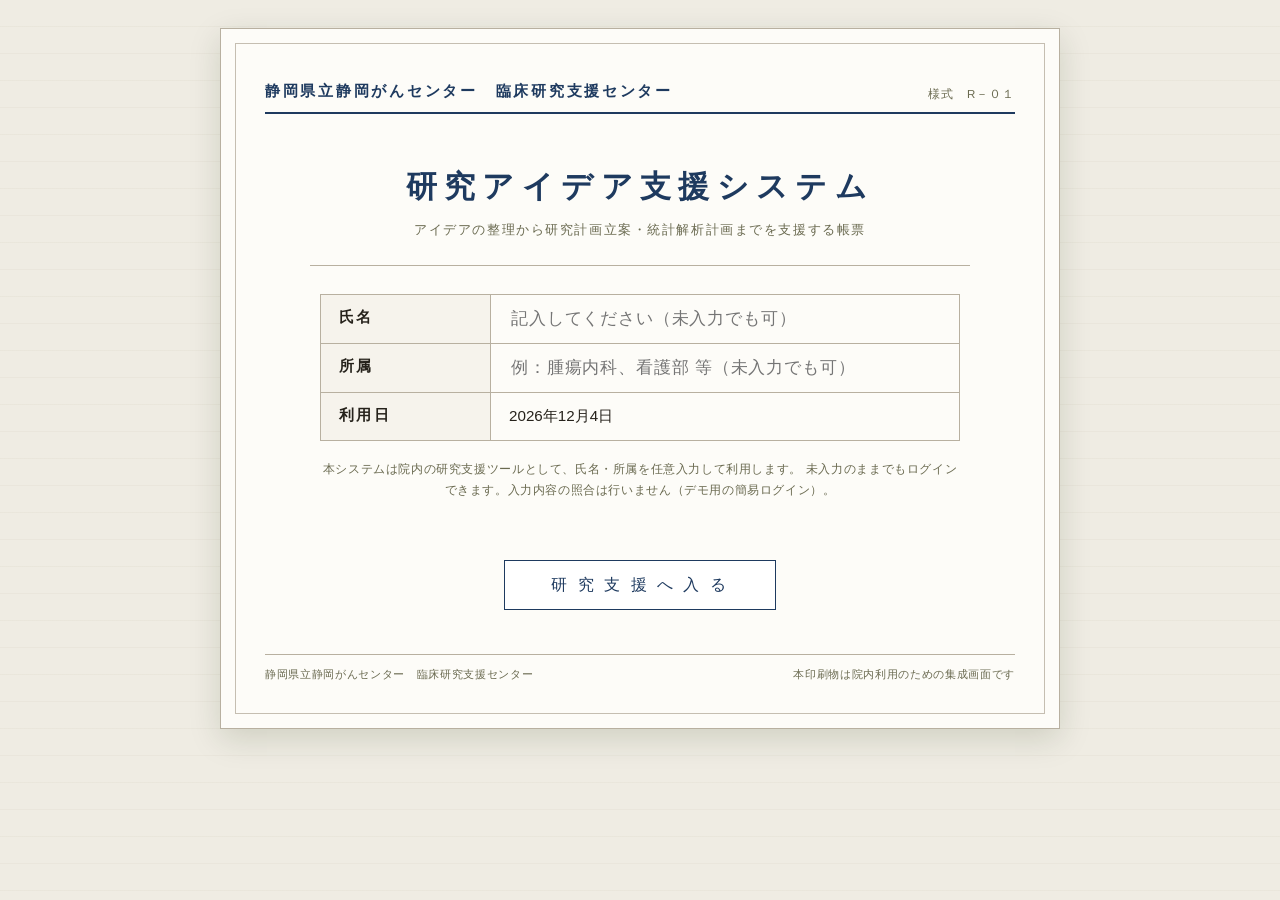
<file: index.html>
<!DOCTYPE html>
<html lang="ja">
<head>
  <meta charset="UTF-8" />
  <meta name="viewport" content="width=device-width, initial-scale=1.0" />
  <title>研究アイデア支援システム｜静岡がんセンター</title>
  <link rel="stylesheet" href="style.css">
  <script src="login.js"></script>
  <script>ResearchAuth.requireLogin();</script>
</head>
<body>

<header>
  <div class="icon">🔬</div>
  <div>
    <h1>研究アイデア支援システム</h1>
    <p>静岡県立静岡がんセンター 臨床研究支援センター準拠</p>
  </div>
  <div class="header-actions">
    <span class="user-chip" id="paperUser"></span>
    <a class="paper-csv" href="#" onclick="downloadCSV();return false;">CSV出力</a>
    <a class="paper-csv" href="#" onclick="openCsvPicker();return false;">CSV読込</a>
    <a class="paper-logout" href="#" onclick="ResearchAuth.logout();return false;">ログアウト</a>
  </div>
</header>

<!-- Progress steps -->
<div class="progress-wrap">
  <div class="steps">
    <div class="step-item active" id="step-nav-1" onclick="goToStep(1)">
      <div class="step-num">1</div>
      <div class="step-label">基本情報入力</div>
    </div>
    <div class="step-item" id="step-nav-2" onclick="goToStep(2)">
      <div class="step-num">2</div>
      <div class="step-label">研究種別判定</div>
    </div>
    <div class="step-item" id="step-nav-3" onclick="goToStep(3)">
      <div class="step-num">3</div>
      <div class="step-label">症例数計算</div>
    </div>
    <div class="step-item" id="step-nav-4" onclick="goToStep(4)">
      <div class="step-num">4</div>
      <div class="step-label">統計解析計画</div>
    </div>
    <div class="step-item" id="step-nav-5" onclick="goToStep(5)">
      <div class="step-num">5</div>
      <div class="step-label">新規性・先行研究</div>
    </div>
    <div class="step-item" id="step-nav-6" onclick="goToStep(6)">
      <div class="step-num">6</div>
      <div class="step-label">必要書類</div>
    </div>
    <div class="step-item" id="step-nav-7" onclick="goToStep(7)">
      <div class="step-num">7</div>
      <div class="step-label">スケジュール</div>
    </div>
    <div class="step-item" id="step-nav-8" onclick="goToStep(8)">
      <div class="step-num">8</div>
      <div class="step-label">ブラッシュアップ</div>
    </div>
  </div>
</div>

<div class="main">

  <!-- ===== STEP 1: 基本情報入力 ===== -->
  <div class="tab-panel active" id="panel-1">
    <div class="card csv-import-card">
      <h2>📂 CSV読み込み</h2>
      <div class="info-box">出力したCSVを読み込むと、入力内容を復元できます（氏名・所属を除く）。</div>
      <div id="csv-drop-area" class="csv-drop">
        <div class="csv-drop-inner">
          <div class="csv-drop-icon">📄</div>
          <div class="csv-drop-text">
            <strong>CSVファイルをここにドラッグ＆ドロップ</strong>
            <span>または下のボタンでファイルを選択</span>
          </div>
          <button type="button" class="btn btn-secondary" id="csv-select-btn" onclick="event.stopPropagation();openCsvPicker()">📁 ファイルを選択</button>
        </div>
      </div>
      <input type="file" id="csv-file-input" accept=".csv,text/csv" style="display:none;" />
      <div id="csv-status"></div>
    </div>

    <div class="card">
      <h2>📝 研究の基本情報を入力</h2>
      <div class="info-box">すべての項目は任意です。入力内容が多いほど、後続の判定・提案が精度よく行われます。</div>

      <label class="field-label">研究テーマ <span class="req">*</span></label>
      <input type="text" id="theme" placeholder="例：がん患者の術後疼痛管理における看護介入の効果" />

      <label class="field-label">研究の背景・動機</label>
      <textarea id="background" placeholder="例：当科では術後疼痛コントロールが不十分な患者が多く、系統的な看護介入の必要性を感じている。"></textarea>

      <label class="field-label">研究目的（PICO/PECO形式で記載すると有効）</label>
      <textarea id="purpose" placeholder="例：P（対象）：術後患者　I（介入）：疼痛評価プロトコル実施　C（比較）：通常ケア　O（アウトカム）：疼痛スコア改善"></textarea>

      <label class="field-label">想定する研究デザイン</label>
      <select id="design">
        <option value="">─ 選択してください ─</option>
        <option value="横断研究">横断研究（Cross-sectional study）</option>
        <option value="縦断研究・コホート研究">縦断研究・コホート研究</option>
        <option value="ケースコントロール研究">ケースコントロール研究</option>
        <option value="ランダム化比較試験（RCT）">ランダム化比較試験（RCT）</option>
        <option value="準実験研究">準実験研究</option>
        <option value="質的研究">質的研究（インタビュー・グラウンデッドセオリー等）</option>
        <option value="混合研究法">混合研究法（Mixed Methods）</option>
        <option value="文献レビュー・系統的レビュー">文献レビュー・系統的レビュー</option>
        <option value="未定">未定</option>
      </select>

      <label class="field-label">研究対象の疾患・領域</label>
      <input type="text" id="disease" placeholder="例：消化器がん、乳がん、緩和ケア" />

      <label class="field-label">研究対象者（患者・健常者・医療スタッフ等）</label>
      <input type="text" id="subjects" placeholder="例：当院入院中の成人消化器がん術後患者" />

      <label class="field-label">研究対象施設・部署</label>
      <input type="text" id="setting" placeholder="例：静岡がんセンター 外科病棟・ICU" />
    </div>

    <div class="card">
      <h2>🔬 研究の特性（判定に使用）</h2>

      <label class="field-label">介入を行いますか？</label>
      <div class="radio-group">
        <label><input type="radio" name="intervention" value="yes"> はい（新たな処置・教育・指導・プログラム等を実施）</label>
        <label><input type="radio" name="intervention" value="no"> いいえ（観察・調査・診療録閲覧のみ）</label>
      </div>

      <label class="field-label">未承認薬・未承認機器を使用しますか？</label>
      <div class="radio-group">
        <label><input type="radio" name="unapproved" value="yes"> はい（未承認・適応外使用あり）</label>
        <label><input type="radio" name="unapproved" value="no"> いいえ（承認済みの薬剤・機器のみ）</label>
        <label><input type="radio" name="unapproved" value="na"> 薬剤・機器を使用しない</label>
      </div>

      <label class="field-label">企業（製薬・医療機器）からの資金提供はありますか？</label>
      <div class="radio-group">
        <label><input type="radio" name="funding" value="yes"> はい</label>
        <label><input type="radio" name="funding" value="no"> いいえ（自己資金・公的資金のみ）</label>
      </div>

      <label class="field-label">臨床研究法の対象（特定臨床研究）に該当する可能性がありますか？</label>
      <div class="radio-group">
        <label><input type="radio" name="clinicalTrial" value="yes"> はい（臨床研究法上の特定臨床研究に該当する）</label>
        <label><input type="radio" name="clinicalTrial" value="no"> いいえ・不明</label>
      </div>

      <label class="field-label">侵襲の程度</label>
      <div class="radio-group">
        <label><input type="radio" name="invasiveness" value="none"> 侵襲なし（アンケート・診療録閲覧のみ）</label>
        <label><input type="radio" name="invasiveness" value="minor"> 軽微な侵襲（採血・問診・検査等）</label>
        <label><input type="radio" name="invasiveness" value="major"> 侵襲あり（処置・手術・投薬等）</label>
      </div>

      <label class="field-label">多施設共同研究ですか？</label>
      <div class="radio-group">
        <label><input type="radio" name="multicenter" value="yes"> はい（2施設以上）</label>
        <label><input type="radio" name="multicenter" value="no"> いいえ（単施設）</label>
      </div>

      <label class="field-label">既存資料・診療情報のみを用いますか？（後ろ向き研究）</label>
      <div class="radio-group">
        <label><input type="radio" name="retrospective" value="yes"> はい（カルテ・データベースのみ）</label>
        <label><input type="radio" name="retrospective" value="no"> いいえ（前向き収集あり）</label>
      </div>
    </div>

    <div class="btn-row">
      <button class="btn btn-primary btn-lg" onclick="goToStep(2)">次へ：研究種別判定 →</button>
    </div>
  </div>

  <!-- ===== STEP 2: 研究種別判定 ===== -->
  <div class="tab-panel" id="panel-2">
    <div class="card">
      <h2>🔀 研究種別フローチャート判定</h2>
      <div id="classification-result-area">
        <div class="info-box">ステップ1の入力内容をもとに判定します。</div>
      </div>
      <div id="flowchart-visual" class="flowchart"></div>
      <div id="classification-badge-area" style="margin-top:16px;text-align:center;"></div>
      <div id="classification-desc" class="info-box hidden"></div>
    </div>

    <div class="btn-row">
      <button class="btn btn-secondary" onclick="goToStep(1)">← 戻る</button>
      <button class="btn btn-primary btn-lg" onclick="goToStep(3)">次へ：症例数計算 →</button>
    </div>
  </div>

  <!-- ===== STEP 3: 症例数計算 ===== -->
  <div class="tab-panel" id="panel-3">
    <div class="card">
      <h2>📊 症例数計算</h2>
      <div class="info-box">
        研究デザインに応じた計算式で必要症例数を算出します。計算値はあくまで参考値です。
        最終的な決定は生物統計家と相談してください。
      </div>

      <!-- Sub-tabs -->
      <div style="display:flex;gap:6px;flex-wrap:wrap;margin-bottom:18px;border-bottom:2px solid var(--border);">
        <button class="btn btn-secondary" id="ctab-1" onclick="switchCalcTab(1)" style="border-bottom:3px solid var(--primary);border-radius:6px 6px 0 0;padding:6px 14px;font-size:0.82rem;">対応なしt検定</button>
        <button class="btn btn-secondary" id="ctab-2" onclick="switchCalcTab(2)" style="padding:6px 14px;font-size:0.82rem;">比率の比較</button>
        <button class="btn btn-secondary" id="ctab-3" onclick="switchCalcTab(3)" style="padding:6px 14px;font-size:0.82rem;">対応ありt検定</button>
        <button class="btn btn-secondary" id="ctab-4" onclick="switchCalcTab(4)" style="padding:6px 14px;font-size:0.82rem;">感度・特異度</button>
        <button class="btn btn-secondary" id="ctab-5" onclick="switchCalcTab(5)" style="padding:6px 14px;font-size:0.82rem;">1標本t検定</button>
      </div>

      <!-- Calc1: 対応なしt検定 -->
      <div id="cpanel-1">
        <div class="calc-row">
          <div class="calc-field">
            <label>検定方法</label>
            <select id="c1-test"><option value="two">両側</option><option value="one">片側</option></select>
          </div>
          <div class="calc-field">
            <label>有意水準 α</label>
            <input type="number" id="c1-alpha" value="0.05" step="0.01" min="0.001" max="0.5">
          </div>
          <div class="calc-field">
            <label>検定力 1-β</label>
            <input type="number" id="c1-power" value="0.80" step="0.01" min="0.5" max="0.99">
          </div>
        </div>
        <div class="calc-row">
          <div class="calc-field">
            <label>対照群の平均</label>
            <input type="number" id="c1-m1" value="100">
          </div>
          <div class="calc-field">
            <label>介入群の平均</label>
            <input type="number" id="c1-m2" value="110">
          </div>
          <div class="calc-field">
            <label>標準偏差 σ</label>
            <input type="number" id="c1-sd" value="15" min="0.1">
          </div>
          <div class="calc-field">
            <label>群比率（介入/対照）</label>
            <input type="number" id="c1-ratio" value="1" step="0.1" min="0.5" max="3">
          </div>
        </div>
        <div class="btn-row" style="justify-content:flex-start;margin-top:10px;">
          <button class="btn btn-primary" onclick="calcTTest()">計算する</button>
          <button class="btn btn-secondary" onclick="resetCalc(1)">リセット</button>
        </div>
        <div id="c1-result" class="calc-result-box hidden"></div>
        <div class="info-box" style="margin-top:10px;font-size:0.8rem;">Cohen's d：0.2=小、0.5=中、0.8=大の効果量</div>
      </div>

      <!-- Calc2: 比率の比較 -->
      <div id="cpanel-2" class="hidden">
        <div class="calc-row">
          <div class="calc-field">
            <label>検定方法</label>
            <select id="c2-test"><option value="two">両側</option><option value="one">片側</option></select>
          </div>
          <div class="calc-field">
            <label>有意水準 α</label>
            <input type="number" id="c2-alpha" value="0.05" step="0.01" min="0.001" max="0.5">
          </div>
          <div class="calc-field">
            <label>検定力 1-β</label>
            <input type="number" id="c2-power" value="0.80" step="0.01" min="0.5" max="0.99">
          </div>
        </div>
        <div class="calc-row">
          <div class="calc-field">
            <label>対照群の反応率 (%)</label>
            <input type="number" id="c2-p1" value="30" min="1" max="99">
          </div>
          <div class="calc-field">
            <label>介入群の反応率 (%)</label>
            <input type="number" id="c2-p2" value="50" min="1" max="99">
          </div>
          <div class="calc-field">
            <label>群比率（介入/対照）</label>
            <input type="number" id="c2-ratio" value="1" step="0.1" min="0.5" max="3">
          </div>
        </div>
        <div class="btn-row" style="justify-content:flex-start;margin-top:10px;">
          <button class="btn btn-primary" onclick="calcProportions()">計算する</button>
          <button class="btn btn-secondary" onclick="resetCalc(2)">リセット</button>
        </div>
        <div id="c2-result" class="calc-result-box hidden"></div>
      </div>

      <!-- Calc3: 対応ありt検定 -->
      <div id="cpanel-3" class="hidden">
        <div class="calc-row">
          <div class="calc-field">
            <label>検定方法</label>
            <select id="c3-test"><option value="two">両側</option><option value="one">片側</option></select>
          </div>
          <div class="calc-field">
            <label>有意水準 α</label>
            <input type="number" id="c3-alpha" value="0.05" step="0.01" min="0.001" max="0.5">
          </div>
          <div class="calc-field">
            <label>検定力 1-β</label>
            <input type="number" id="c3-power" value="0.80" step="0.01" min="0.5" max="0.99">
          </div>
        </div>
        <div class="calc-row">
          <div class="calc-field">
            <label>前値-後値の平均差</label>
            <input type="number" id="c3-diff" value="5" step="0.1">
          </div>
          <div class="calc-field">
            <label>対応差の標準偏差</label>
            <input type="number" id="c3-sd" value="10" step="0.1" min="0.1">
          </div>
        </div>
        <div class="btn-row" style="justify-content:flex-start;margin-top:10px;">
          <button class="btn btn-primary" onclick="calcPaired()">計算する</button>
          <button class="btn btn-secondary" onclick="resetCalc(3)">リセット</button>
        </div>
        <div id="c3-result" class="calc-result-box hidden"></div>
      </div>

      <!-- Calc4: 感度・特異度 -->
      <div id="cpanel-4" class="hidden">
        <div class="calc-row">
          <div class="calc-field">
            <label>有意水準 α</label>
            <input type="number" id="c4-alpha" value="0.05" step="0.01" min="0.001" max="0.5">
          </div>
          <div class="calc-field">
            <label>期待する感度/特異度</label>
            <input type="number" id="c4-p" value="0.85" step="0.01" min="0.01" max="0.99">
          </div>
          <div class="calc-field">
            <label>許容誤差 (d)</label>
            <input type="number" id="c4-d" value="0.1" step="0.01" min="0.01">
          </div>
          <div class="calc-field">
            <label>有病率（小数）</label>
            <input type="number" id="c4-prev" value="0.3" step="0.01" min="0.01" max="0.99">
          </div>
        </div>
        <div class="btn-row" style="justify-content:flex-start;margin-top:10px;">
          <button class="btn btn-primary" onclick="calcSensSpec()">計算する</button>
          <button class="btn btn-secondary" onclick="resetCalc(4)">リセット</button>
        </div>
        <div id="c4-result" class="calc-result-box hidden"></div>
      </div>

      <!-- Calc5: 1標本t検定 -->
      <div id="cpanel-5" class="hidden">
        <div class="calc-row">
          <div class="calc-field">
            <label>検定方法</label>
            <select id="c5-test"><option value="two">両側</option><option value="one">片側</option></select>
          </div>
          <div class="calc-field">
            <label>有意水準 α</label>
            <input type="number" id="c5-alpha" value="0.05" step="0.01" min="0.001" max="0.5">
          </div>
          <div class="calc-field">
            <label>検定力 1-β</label>
            <input type="number" id="c5-power" value="0.80" step="0.01" min="0.5" max="0.99">
          </div>
        </div>
        <div class="calc-row">
          <div class="calc-field">
            <label>帰無仮説の値 μ₀</label>
            <input type="number" id="c5-mu0" value="0">
          </div>
          <div class="calc-field">
            <label>期待する平均 μ₁</label>
            <input type="number" id="c5-mu1" value="5">
          </div>
          <div class="calc-field">
            <label>標準偏差 σ</label>
            <input type="number" id="c5-sd" value="10" step="0.1" min="0.1">
          </div>
        </div>
        <div class="btn-row" style="justify-content:flex-start;margin-top:10px;">
          <button class="btn btn-primary" onclick="calcOneSample()">計算する</button>
          <button class="btn btn-secondary" onclick="resetCalc(5)">リセット</button>
        </div>
        <div id="c5-result" class="calc-result-box hidden"></div>
      </div>
    </div>

    <div class="btn-row">
      <button class="btn btn-secondary" onclick="goToStep(2)">← 戻る</button>
      <button class="btn btn-primary btn-lg" onclick="goToStep(4)">次へ：統計解析計画 →</button>
    </div>
  </div>

  <!-- ===== STEP 4: 統計解析計画 ===== -->
  <div class="tab-panel" id="panel-4">
    <div class="card">
      <h2>📐 統計解析計画書 作成ガイド</h2>
      <div class="info-box">
        対話形式で一つずつ確認しながら進めることで、統計解析計画書のひな型が完成します。
        最後にブラッシュアップへデータを渡して計画書の形に仕上げます。
      </div>

      <!-- SAP Progress -->
      <div id="sap-progress-wrap" style="margin:16px 0;">
        <div style="display:flex;justify-content:space-between;align-items:center;margin-bottom:6px;">
          <span style="font-size:0.8rem;font-weight:600;color:var(--text-sub);">進捗</span>
          <span id="sap-progress-label" style="font-size:0.8rem;color:var(--primary);font-weight:600;">Step 1 / 7</span>
        </div>
        <div style="background:var(--border);border-radius:6px;height:8px;overflow:hidden;">
          <div id="sap-progress-bar" style="background:var(--primary);height:100%;width:14%;transition:width 0.4s;border-radius:6px;"></div>
        </div>
      </div>

      <!-- SAP Step Navigator -->
      <div id="sap-steps-nav" style="display:flex;gap:6px;flex-wrap:wrap;margin-bottom:16px;">
        <button class="sap-nav-btn active" id="sap-nav-1" onclick="sapGoTo(1)">①主要評価項目</button>
        <button class="sap-nav-btn" id="sap-nav-2" onclick="sapGoTo(2)">②副次評価項目</button>
        <button class="sap-nav-btn" id="sap-nav-3" onclick="sapGoTo(3)">③解析対象集団</button>
        <button class="sap-nav-btn" id="sap-nav-4" onclick="sapGoTo(4)">④主要解析方法</button>
        <button class="sap-nav-btn" id="sap-nav-5" onclick="sapGoTo(5)">⑤感度分析</button>
        <button class="sap-nav-btn" id="sap-nav-6" onclick="sapGoTo(6)">⑥欠損・中止</button>
        <button class="sap-nav-btn" id="sap-nav-7" onclick="sapGoTo(7)">⑦症例数との整合</button>
      </div>

      <!-- SAP Sub-panel 1 -->
      <div id="sap-panel-1" class="sap-panel">
        <div class="sap-question-box">
          <div class="sap-q-num">Step 1</div>
          <div class="sap-q-title">主要評価項目（Primary Endpoint）とデータの型を決める</div>
          <div class="sap-q-hint">主要評価項目は研究の核心です。1つだけ選ぶのが原則です。</div>
        </div>

        <label class="field-label">主要評価項目の名称</label>
        <input type="text" id="sap-primary-endpoint" placeholder="例：術後30日以内の有害事象発生率、VASスコア変化量、無病生存期間（DFS）" />

        <label class="field-label">データの型（変数の種類）</label>
        <div class="radio-group" id="sap-datatype-group">
          <label><input type="radio" name="sap-datatype" value="continuous" onchange="sapUpdateDatatype()">
            <span><strong>連続変数</strong> — 平均や標準偏差で要約できる数値<br>
            <span style="font-size:0.78rem;color:var(--text-sub);">例：VASスコア、BMI、血液検査値</span></span></label>
          <label><input type="radio" name="sap-datatype" value="binary" onchange="sapUpdateDatatype()">
            <span><strong>二値変数（二項分類）</strong> — はい/いいえ、発生/非発生<br>
            <span style="font-size:0.78rem;color:var(--text-sub);">例：有害事象発生率、奏効率、30日再入院率</span></span></label>
          <label><input type="radio" name="sap-datatype" value="ordinal" onchange="sapUpdateDatatype()">
            <span><strong>順序変数</strong> — 順番に意味があるカテゴリ<br>
            <span style="font-size:0.78rem;color:var(--text-sub);">例：PS（0-4）、重症度グレード（Ⅰ/Ⅱ/Ⅲ）</span></span></label>
          <label><input type="radio" name="sap-datatype" value="survival" onchange="sapUpdateDatatype()">
            <span><strong>時間-イベントデータ（生存時間）</strong> — 何日後にイベントが起きたか<br>
            <span style="font-size:0.78rem;color:var(--text-sub);">例：全生存期間（OS）、無増悪生存期間（PFS）、DFS</span></span></label>
          <label><input type="radio" name="sap-datatype" value="count" onchange="sapUpdateDatatype()">
            <span><strong>カウントデータ</strong> — 回数・頻度<br>
            <span style="font-size:0.78rem;color:var(--text-sub);">例：入院回数、有害事象の発現件数</span></span></label>
        </div>

        <div id="sap-datatype-tip" class="info-box hidden" style="margin-top:12px;"></div>

        <label class="field-label" style="margin-top:16px;">測定タイミング</label>
        <select id="sap-timing">
          <option value="">─ 選択してください ─</option>
          <option value="single">1時点のみ（介入後〇週/月）</option>
          <option value="change">前後比較（ベースラインからの変化量）</option>
          <option value="repeated">反復測定（複数時点）</option>
          <option value="event">イベント発生まで（時間-イベント）</option>
        </select>

        <div class="btn-row" style="justify-content:flex-end;margin-top:16px;">
          <button class="btn btn-primary" onclick="sapGoTo(2)">次へ：副次評価項目 →</button>
        </div>
      </div>

      <!-- SAP Sub-panel 2 -->
      <div id="sap-panel-2" class="sap-panel hidden">
        <div class="sap-question-box">
          <div class="sap-q-num">Step 2</div>
          <div class="sap-q-title">副次評価項目（Secondary Endpoints）を設定する</div>
          <div class="sap-q-hint">副次評価項目は探索的な位置付けです。2〜4項目程度が一般的です。多すぎると多重比較の問題が生じます。</div>
        </div>

        <label class="field-label">副次評価項目（複数可）</label>
        <div id="sap-secondary-list">
          <div class="sap-endpoint-row" style="display:flex;gap:8px;align-items:center;margin-bottom:6px;">
            <input type="text" class="sap-secondary-ep" placeholder="例：副作用発生率、QOLスコア（SF-36）変化量" style="flex:1;" />
            <select class="sap-secondary-type" style="width:140px;">
              <option value="">データ型</option>
              <option value="continuous">連続変数</option>
              <option value="count">カウント変数</option>
              <option value="binary">二値変数</option>
              <option value="survival">生存時間</option>
              <option value="ordinal">順序変数</option>
            </select>
          </div>
        </div>
        <button class="btn btn-secondary" onclick="sapAddSecondary()" style="font-size:0.82rem;padding:6px 14px;margin-top:4px;">＋ 副次項目を追加</button>

        <div class="warn-box" style="margin-top:14px;">
          <strong>⚠️ 多重比較について：</strong>副次評価項目が多い場合、p値の解釈には注意が必要です。
          探索的解析として位置づけ、必要に応じてBonferroni補正やFDRを検討してください。
        </div>

        <div class="btn-row" style="justify-content:space-between;margin-top:16px;">
          <button class="btn btn-secondary" onclick="sapGoTo(1)">← 戻る</button>
          <button class="btn btn-primary" onclick="sapGoTo(3)">次へ：解析対象集団 →</button>
        </div>
      </div>

      <!-- SAP Sub-panel 3 -->
      <div id="sap-panel-3" class="sap-panel hidden">
        <div class="sap-question-box">
          <div class="sap-q-num">Step 3</div>
          <div class="sap-q-title">解析対象集団（Analysis Set）を定義する</div>
          <div class="sap-q-hint">RCTでは通常、ITT（Intent-to-Treat）が主解析の原則です。集団の定義を事前に明確にしておくことが重要です。</div>
        </div>

        <label class="field-label">主要解析で使用する集団</label>
        <div class="radio-group">
          <label><input type="radio" name="sap-analysisset" value="ITT">
            <span><strong>ITT（Intent-to-Treat）集団</strong> — 無作為割付された全例<br>
            <span style="font-size:0.78rem;color:var(--text-sub);">✅ RCTの標準。バイアスが少なく、保守的な推定。</span></span></label>
          <label><input type="radio" name="sap-analysisset" value="mITT">
            <span><strong>mITT（modified ITT）集団</strong> — ITTの一部除外<br>
            <span style="font-size:0.78rem;color:var(--text-sub);">除外基準を事前に明確に規定することが条件。</span></span></label>
          <label><input type="radio" name="sap-analysisset" value="PP">
            <span><strong>PP（Per-Protocol）集団</strong> — プロトコル遵守例のみ<br>
            <span style="font-size:0.78rem;color:var(--text-sub);">感度分析として使用。ITTと比較して評価するのが一般的。</span></span></label>
          <label><input type="radio" name="sap-analysisset" value="safety">
            <span><strong>安全性解析対象集団</strong> — 介入を1回以上受けた全例<br>
            <span style="font-size:0.78rem;color:var(--text-sub);">有害事象・安全性評価に使用。</span></span></label>
        </div>

        <label class="field-label" style="margin-top:14px;">除外・中断の想定と対処方針</label>
        <textarea id="sap-exclusion-plan" placeholder="例：同意撤回例は解析から除外し、欠損として扱う。プロトコル逸脱（規定の介入が50%未満）はPP解析から除外するが、ITT解析には含める。"></textarea>

        <div class="btn-row" style="justify-content:space-between;margin-top:16px;">
          <button class="btn btn-secondary" onclick="sapGoTo(2)">← 戻る</button>
          <button class="btn btn-primary" onclick="sapGoTo(4)">次へ：主要解析方法 →</button>
        </div>
      </div>

      <!-- SAP Sub-panel 4 -->
      <div id="sap-panel-4" class="sap-panel hidden">
        <div class="sap-question-box">
          <div class="sap-q-num">Step 4</div>
          <div class="sap-q-title">主要解析方法を選択する</div>
          <div class="sap-q-hint">Step 1で選んだデータ型に基づいて、適切な統計手法が提案されます。</div>
        </div>

        <div id="sap-method-recommend" class="success-box" style="margin-bottom:14px;">
          ← Step 1 でデータ型を選択すると、ここに推奨手法が表示されます
        </div>

        <label class="field-label">主要解析手法（確認・修正可）</label>
        <select id="sap-primary-method" onchange="sapShowMethodDetail()">
          <option value="">─ 解析手法を選択してください ─</option>
          <optgroup label="【連続変数】">
            <option value="ttest_2">対応なしt検定（2群比較）</option>
            <option value="ttest_paired">対応ありt検定（前後比較）</option>
            <option value="ancova">ANCOVA（共変量調整付き2群比較）</option>
            <option value="mixed_model">混合効果モデル（MMRM）</option>
            <option value="anova">一元配置分散分析（3群以上）</option>
            <option value="mw">Mann-Whitney U検定（非正規分布時）</option>
            <option value="wilcoxon">Wilcoxon符号付き順位検定（前後）</option>
          </optgroup>
          <optgroup label="【二値変数・比率】">
            <option value="chisq">カイ二乗検定</option>
            <option value="fisher">Fisherの正確確率検定</option>
            <option value="logistic">ロジスティック回帰（調整済みOR）</option>
            <option value="rr">リスク比（RR）・リスク差（RD）</option>
          </optgroup>
          <optgroup label="【生存時間解析】">
            <option value="km_logrank">Kaplan-Meier法 ＋ log-rank検定</option>
            <option value="cox">Cox比例ハザードモデル</option>
          </optgroup>
          <optgroup label="【順序変数】">
            <option value="kruskal">Kruskal-Wallis検定</option>
            <option value="ordinal_logistic">順序ロジスティック回帰</option>
            <option value="cmh">Cochran-Mantel-Haenszel検定</option>
          </optgroup>
          <optgroup label="【カウントデータ】">
            <option value="poisson">ポアソン回帰</option>
            <option value="negbinom">負の二項回帰</option>
          </optgroup>
        </select>

        <div id="sap-method-detail" class="info-box hidden" style="margin-top:10px;"></div>

        <label class="field-label" style="margin-top:14px;">調整変数（共変量）の設定</label>
        <div class="radio-group">
          <label><input type="radio" name="sap-covariate" value="none"> 調整なし（粗の解析のみ）</label>
          <label><input type="radio" name="sap-covariate" value="stratified"> 層別因子による層別解析</label>
          <label><input type="radio" name="sap-covariate" value="adjusted"> 共変量調整（回帰モデル）</label>
        </div>

        <label class="field-label" style="margin-top:10px;">調整する共変量・層別因子</label>
        <input type="text" id="sap-covariates" placeholder="例：年齢、性別、PS、ベースライン値、施設（多施設の場合）" />

        <label class="field-label" style="margin-top:14px;">有意水準・検定方針</label>
        <div style="display:flex;gap:14px;flex-wrap:wrap;margin-top:6px;">
          <div class="calc-field">
            <label style="font-size:0.8rem;color:var(--text-sub);">有意水準（α）</label>
            <select id="sap-alpha">
              <option value="0.05">0.05（両側）</option>
              <option value="0.025">0.025（片側）</option>
              <option value="0.01">0.01（厳格）</option>
            </select>
          </div>
          <div class="calc-field">
            <label style="font-size:0.8rem;color:var(--text-sub);">検定の方向性</label>
            <select id="sap-sided">
              <option value="two">両側検定</option>
              <option value="one">片側検定（非劣性・優越性試験）</option>
            </select>
          </div>
          <div class="calc-field">
            <label style="font-size:0.8rem;color:var(--text-sub);">統計ソフト</label>
            <select id="sap-software">
              <option value="R">R（無料）</option>
              <option value="SAS">SAS</option>
              <option value="SPSS">SPSS</option>
              <option value="Stata">Stata</option>
              <option value="JMP">JMP</option>
              <option value="EZR">EZR（無料・日本語）</option>
            </select>
          </div>
        </div>

        <div class="btn-row" style="justify-content:space-between;margin-top:16px;">
          <button class="btn btn-secondary" onclick="sapGoTo(3)">← 戻る</button>
          <button class="btn btn-primary" onclick="sapGoTo(5)">次へ：感度分析 →</button>
        </div>
      </div>

      <!-- SAP Sub-panel 5 -->
      <div id="sap-panel-5" class="sap-panel hidden">
        <div class="sap-question-box">
          <div class="sap-q-num">Step 5</div>
          <div class="sap-q-title">感度分析（Sensitivity Analysis）を計画する</div>
          <div class="sap-q-hint">主解析の頑健性を確認するための追加解析です。ICH E9(R1)ガイドラインでは感度分析の事前規定が推奨されています。</div>
        </div>

        <label class="field-label">実施する感度分析（チェックして選択）</label>
        <div style="display:flex;flex-direction:column;gap:6px;margin-top:6px;">
          <label class="novelty-check-item">
            <input type="checkbox" class="novelty-chk sap-sensitivity-chk" value="pp">
            <span class="novelty-check-text"><strong>PP（Per-Protocol）解析</strong> — ITT主解析と比較して結果の一致を確認</span>
          </label>
          <label class="novelty-check-item">
            <input type="checkbox" class="novelty-chk sap-sensitivity-chk" value="imputation">
            <span class="novelty-check-text"><strong>欠損値補完法の変更</strong> — 完全ケース解析 vs 多重代入法（MI）</span>
          </label>
          <label class="novelty-check-item">
            <input type="checkbox" class="novelty-chk sap-sensitivity-chk" value="outlier">
            <span class="novelty-check-text"><strong>外れ値の影響確認</strong> — 外れ値を除外した場合の結果</span>
          </label>
          <label class="novelty-check-item">
            <input type="checkbox" class="novelty-chk sap-sensitivity-chk" value="covariate">
            <span class="novelty-check-text"><strong>共変量の変更</strong> — 調整変数を変えた場合の結果</span>
          </label>
          <label class="novelty-check-item">
            <input type="checkbox" class="novelty-chk sap-sensitivity-chk" value="subgroup">
            <span class="novelty-check-text"><strong>事前規定サブグループ解析</strong> — 年齢・性別・病期等による層別</span>
          </label>
          <label class="novelty-check-item">
            <input type="checkbox" class="novelty-chk sap-sensitivity-chk" value="competing">
            <span class="novelty-check-text"><strong>競合リスクの考慮</strong> — 生存時間解析での競合イベント</span>
          </label>
        </div>

        <label class="field-label" style="margin-top:14px;">その他の感度分析（自由記載）</label>
        <textarea id="sap-sensitivity-other" placeholder="例：中間解析を第◯例登録時点で実施し、O'Brien-Fleming境界を使用する。"></textarea>

        <div class="btn-row" style="justify-content:space-between;margin-top:16px;">
          <button class="btn btn-secondary" onclick="sapGoTo(4)">← 戻る</button>
          <button class="btn btn-primary" onclick="sapGoTo(6)">次へ：欠損・中止 →</button>
        </div>
      </div>

      <!-- SAP Sub-panel 6 -->
      <div id="sap-panel-6" class="sap-panel hidden">
        <div class="sap-question-box">
          <div class="sap-q-num">Step 6</div>
          <div class="sap-q-title">欠損データ・中止例の取り扱いを決める</div>
          <div class="sap-q-hint">ICH E9(R1)では「estimand（推定目標）」の概念が導入されています。欠損・中止の扱いを事前に規定することが重要です。</div>
        </div>

        <label class="field-label">欠損値の対処法</label>
        <div class="radio-group">
          <label><input type="radio" name="sap-missing" value="cca">
            <span><strong>完全ケース解析（CCA）</strong> — 欠損のある症例を除外<br>
            <span style="font-size:0.78rem;color:var(--text-sub);">⚠️ MCAR（完全ランダム欠損）を仮定。バイアスリスクあり。</span></span></label>
          <label><input type="radio" name="sap-missing" value="locf">
            <span><strong>最終観察値の繰り越し（LOCF）</strong><br>
            <span style="font-size:0.78rem;color:var(--text-sub);">⚠️ 現在は推奨されない手法。規制当局からの指摘を受けやすい。</span></span></label>
          <label><input type="radio" name="sap-missing" value="mi">
            <span><strong>多重代入法（Multiple Imputation）</strong><br>
            <span style="font-size:0.78rem;color:var(--text-sub);">✅ MAR（ランダム欠損）を仮定。現在の標準的アプローチ。</span></span></label>
          <label><input type="radio" name="sap-missing" value="mmrm">
            <span><strong>MMRM（混合効果反復測定モデル）</strong><br>
            <span style="font-size:0.78rem;color:var(--text-sub);">✅ 反復測定データの場合に推奨。MARを仮定しモデルが欠損を扱う。</span></span></label>
          <label><input type="radio" name="sap-missing" value="tipping">
            <span><strong>Tipping Point 分析</strong><br>
            <span style="font-size:0.78rem;color:var(--text-sub);">MNAR（非ランダム欠損）の仮定のもとで結論が変わる閾値を探索。</span></span></label>
        </div>

        <label class="field-label" style="margin-top:14px;">中途中止・プロトコル逸脱例の扱い</label>
        <textarea id="sap-dropout-plan" placeholder="例：&#10;・同意撤回例：ITT集団に含めるが、撤回時点以降のデータは収集しない&#10;・有害事象による中止：有害事象発生日をイベント日/打ち切り日とする&#10;・プロトコル逸脱：副解析（PP解析）では除外し、主解析（ITT）には含める&#10;・追跡不能例：最終確認日を打ち切り日とする（生存時間解析の場合）"></textarea>

        <div class="info-box" style="margin-top:10px;">
          <strong>💡 Estimand の考え方（ICH E9 R1）</strong><br>
          推定目標（estimand）＝「何を推定したいか」を明確にすること。
          Treatment Policy（中止後も割付け通りの群として扱う）とComposite（中止自体をイベントとして扱う）が代表的な戦略です。
        </div>

        <div class="btn-row" style="justify-content:space-between;margin-top:16px;">
          <button class="btn btn-secondary" onclick="sapGoTo(5)">← 戻る</button>
          <button class="btn btn-primary" onclick="sapGoTo(7)">次へ：症例数との整合 →</button>
        </div>
      </div>

      <!-- SAP Sub-panel 7 -->
      <div id="sap-panel-7" class="sap-panel hidden">
        <div class="sap-question-box">
          <div class="sap-q-num">Step 7</div>
          <div class="sap-q-title">症例数計算と解析方法の整合性を確認する</div>
          <div class="sap-q-hint">Step 3（症例数計算）で使用した検定と主要解析の手法が一致しているか確認します。</div>
        </div>

        <div id="sap-samplesize-link-area" class="success-box">
          <strong>📊 Step 3 で計算した症例数との整合確認</strong>
          <div id="sap-samplesize-summary" style="margin-top:8px;font-size:0.85rem;"></div>
        </div>

        <div class="warn-box" style="margin-top:12px;">
          <strong>✅ 整合性チェックリスト</strong>
          <div style="display:flex;flex-direction:column;gap:4px;margin-top:8px;">
            <label style="border:none;background:none;padding:0;font-size:0.85rem;display:flex;align-items:center;gap:8px;">
              <input type="checkbox" style="accent-color:var(--secondary);width:16px;height:16px;"> 症例数計算に使用した検定と主要解析の手法が一致している</label>
            <label style="border:none;background:none;padding:0;font-size:0.85rem;display:flex;align-items:center;gap:8px;">
              <input type="checkbox" style="accent-color:var(--secondary);width:16px;height:16px;"> 主要評価項目のデータ型と解析手法が整合している</label>
            <label style="border:none;background:none;padding:0;font-size:0.85rem;display:flex;align-items:center;gap:8px;">
              <input type="checkbox" style="accent-color:var(--secondary);width:16px;height:16px;"> 有意水準αが症例数計算と解析計画で一致している</label>
            <label style="border:none;background:none;padding:0;font-size:0.85rem;display:flex;align-items:center;gap:8px;">
              <input type="checkbox" style="accent-color:var(--secondary);width:16px;height:16px;"> ドロップアウト率を考慮した登録予定症例数を記載している</label>
            <label style="border:none;background:none;padding:0;font-size:0.85rem;display:flex;align-items:center;gap:8px;">
              <input type="checkbox" style="accent-color:var(--secondary);width:16px;height:16px;"> 主要解析の解析対象集団（ITT/PP等）が明記されている</label>
          </div>
        </div>

        <label class="field-label" style="margin-top:14px;">ドロップアウト率の想定</label>
        <div style="display:flex;gap:14px;flex-wrap:wrap;margin-top:6px;">
          <div class="calc-field">
            <label style="font-size:0.8rem;color:var(--text-sub);">想定ドロップアウト率（%）</label>
            <input type="number" id="sap-dropout-rate" value="10" min="0" max="50" step="1" oninput="sapCalcAdjusted()">
          </div>
          <div class="calc-field">
            <label style="font-size:0.8rem;color:var(--text-sub);">補正後の登録必要症例数</label>
            <div id="sap-adjusted-n" style="padding:9px 12px;background:var(--primary-light);border-radius:8px;font-weight:700;color:var(--primary);font-size:1rem;">─</div>
          </div>
        </div>

        <!-- Generate SAP Draft -->
        <div style="margin-top:20px;padding:16px;background:linear-gradient(135deg,#e8f0fb,#f0f7ff);border-radius:10px;border:1.5px solid var(--primary);">
          <h3 style="color:var(--primary);margin:0 0 8px;">📄 統計解析計画書ひな型を生成</h3>
          <p style="font-size:0.85rem;color:var(--text-sub);margin-bottom:12px;">これまでの入力内容をもとに統計解析計画書のひな型テキストを生成します。ブラッシュアップへ渡して仕上げることができます。</p>
          <button class="btn btn-success btn-lg" onclick="generateSAPDraft()">📐 解析計画書ひな型を生成する</button>
        </div>

        <div id="sap-draft-area" class="hidden" style="margin-top:16px;">
          <div style="background:#f8fffe;border:1.5px solid var(--secondary);border-radius:10px;padding:16px;">
            <div style="display:flex;justify-content:space-between;align-items:center;margin-bottom:10px;">
              <h3 style="color:var(--secondary);margin:0;">📄 統計解析計画書ひな型</h3>
              <button class="btn btn-secondary" onclick="copySAPDraft()" style="font-size:0.8rem;padding:6px 12px;">📋 コピー</button>
            </div>
            <div id="sap-draft-content" style="white-space:pre-wrap;font-size:0.83rem;line-height:1.8;color:var(--text);font-family:monospace;max-height:400px;overflow-y:auto;"></div>
          </div>
        </div>

        <div class="btn-row" style="justify-content:space-between;margin-top:16px;">
          <button class="btn btn-secondary" onclick="sapGoTo(6)">← 戻る</button>
          <button class="btn btn-primary btn-lg" onclick="goToStep(5)">次へ：新規性・先行研究 →</button>
        </div>
      </div>

    </div><!-- /card -->

    <div class="btn-row">
      <button class="btn btn-secondary" onclick="goToStep(3)">← 戻る（症例数計算）</button>
      <button class="btn btn-primary btn-lg" onclick="goToStep(5)">次へ：新規性・先行研究 →</button>
    </div>
  </div>
  <!-- ===== END STEP 4 ===== -->

  <!-- ===== STEP 5: 新規性・先行研究 ===== -->
  <div class="tab-panel" id="panel-5">
    <div class="card">
      <h2>📚 新規性・先行研究・関連論文</h2>
      <div class="info-box">
        入力した研究テーマをもとに、先行研究のキーワードとデータベースへのリンクを案内します。
        実際の論文検索はPubMed・医中誌Webで行ってください。
      </div>

      <div id="novelty-keywords-area"></div>

      <h3 style="margin-top:18px;">🔍 推奨検索データベース</h3>
      <p class="kw-search-tip" id="kw-search-tip">↑ キーワードを選択すると、各データベースで直接検索できます</p>
      <div id="db-list-area"></div>

      <div id="novelty-assessment" style="margin-top:18px;"></div>

      <div id="novelty-progress-bar" style="display:none;margin-top:14px;">
        <div style="display:flex;justify-content:space-between;align-items:center;margin-bottom:4px;">
          <span style="font-size:0.8rem;font-weight:600;color:var(--text-sub);">チェック進捗</span>
          <span id="novelty-progress-label" style="font-size:0.8rem;color:var(--secondary);font-weight:600;"></span>
        </div>
        <div style="background:var(--border);border-radius:6px;height:8px;overflow:hidden;">
          <div id="novelty-progress-fill" style="background:var(--secondary);height:100%;width:0%;transition:width 0.3s;border-radius:6px;"></div>
        </div>
      </div>
    </div>

    <div class="btn-row">
      <button class="btn btn-secondary" onclick="goToStep(4)">← 戻る</button>
      <button class="btn btn-primary btn-lg" onclick="goToStep(6)">次へ：必要書類 →</button>
    </div>
  </div>

  <!-- ===== STEP 6: 必要書類 ===== -->
  <div class="tab-panel" id="panel-6">
    <div class="card">
      <h2>📋 必要書類・倫理審査チェックリスト</h2>
      <div class="info-box">
        研究種別に応じた必要書類を表示します。各書類の様式は臨床研究支援センターより入手してください。
      </div>
      <div id="documents-list-area"></div>
    </div>

    <div class="btn-row">
      <button class="btn btn-secondary" onclick="goToStep(5)">← 戻る</button>
      <button class="btn btn-primary btn-lg" onclick="goToStep(7)">次へ：スケジュール →</button>
    </div>
  </div>

  <!-- ===== STEP 7: スケジュール ===== -->
  <div class="tab-panel" id="panel-7">
    <div class="card">
      <h2>📅 倫理審査から研究開始までのスケジュール</h2>
      <div class="info-box">
        倫理委員会開催日を基準に、委員会前後の標準的なスケジュールを表示します。あくまで目安です。
      </div>
      <label class="field-label">倫理委員会開催日</label>
<input type="date" id="start-date" oninput="generateSchedule()" style="max-width:200px;" />
<div id="schedule-area" style="margin-top:16px;"></div>
    </div>

    <div class="btn-row">
      <button class="btn btn-secondary" onclick="goToStep(6)">← 戻る</button>
    </div>
  </div>

  <!-- ===== STEP 8: ブラッシュアップ ===== -->
  <div class="tab-panel" id="panel-8">
    <div class="ai-panel">
      <h2 style="color:#7dd3fc;border-bottom:1px solid rgba(125,211,252,0.2);padding-bottom:10px;margin-bottom:16px;">✨ ブラッシュアップ</h2>
      <div class="info-box" style="background:rgba(125,211,252,0.1);border-color:#7dd3fc;color:#e2e8f0;">
        入力した研究情報をAIが整理し、研究計画書・統計解析計画書の形に仕上げます。
        生成されたテキストは参考用です。最終的な内容は専門家と相談のうえ確認してください。
      </div>

      <div style="margin-top:14px;">
        <label style="font-size:0.85rem;font-weight:600;color:#7dd3fc;display:block;margin-bottom:6px;">AIに渡す情報の選択</label>
        <div style="display:flex;flex-direction:column;gap:6px;">
          <label style="display:flex;align-items:center;gap:8px;font-size:0.85rem;color:#e2e8f0;cursor:pointer;">
            <input type="checkbox" id="ai-include-basic" checked style="accent-color:#7dd3fc;"> 基本情報（テーマ・目的・対象）</label>
          <label style="display:flex;align-items:center;gap:8px;font-size:0.85rem;color:#e2e8f0;cursor:pointer;">
            <input type="checkbox" id="ai-include-design" checked style="accent-color:#7dd3fc;"> 研究種別・研究デザイン</label>
          <label style="display:flex;align-items:center;gap:8px;font-size:0.85rem;color:#e2e8f0;cursor:pointer;">
            <input type="checkbox" id="ai-include-samplesize" checked style="accent-color:#7dd3fc;"> 症例数計算結果</label>
          <label style="display:flex;align-items:center;gap:8px;font-size:0.85rem;color:#e2e8f0;cursor:pointer;">
            <input type="checkbox" id="ai-include-sap" checked style="accent-color:#7dd3fc;"> 統計解析計画（Step 4）</label>
        </div>
      </div>

      <div style="margin-top:16px;">
        <label style="font-size:0.85rem;font-weight:600;color:#7dd3fc;display:block;margin-bottom:6px;">出力形式</label>
        <div class="radio-group" style="gap:6px;">
          <label style="border-color:rgba(125,211,252,0.3);color:#e2e8f0;background:rgba(255,255,255,0.05);">
            <input type="radio" name="ai-output-type" value="protocol" checked style="accent-color:#7dd3fc;"> 研究計画書ひな型（全体）</label>
          <label style="border-color:rgba(125,211,252,0.3);color:#e2e8f0;background:rgba(255,255,255,0.05);">
            <input type="radio" name="ai-output-type" value="sap_only" style="accent-color:#7dd3fc;"> 統計解析計画書のみ</label>
          <label style="border-color:rgba(125,211,252,0.3);color:#e2e8f0;background:rgba(255,255,255,0.05);">
            <input type="radio" name="ai-output-type" value="summary" style="accent-color:#7dd3fc;"> 研究概要サマリー（1ページ）</label>
        </div>
      </div>

      <div style="margin-top:16px;">
        <label style="font-size:0.85rem;font-weight:600;color:#7dd3fc;display:block;margin-bottom:6px;">追加の指示・要望（任意）</label>
        <textarea id="ai-extra-instruction" placeholder="例：RCTのCONSORT準拠で記載してください。日本語の計画書形式でお願いします。" style="background:rgba(255,255,255,0.07);border-color:rgba(125,211,252,0.3);color:#e2e8f0;"></textarea>
      </div>

      <div style="margin-top:16px;display:flex;gap:10px;flex-wrap:wrap;">
        <button class="btn btn-secondary" onclick="copyAiPrompt()" style="color:#7dd3fc;border-color:#7dd3fc;">📋 プロンプトをコピー（ChatGPT等へ）</button>
      </div>

      <div class="loading-spinner" id="ai-loading">
        <div class="spinner"></div>
        <span>AIが解析計画を作成中...</span>
      </div>

      <div class="ai-result-content" id="ai-result"></div>

      <div id="ai-btns" style="display:none;margin-top:12px;gap:8px;flex-wrap:wrap;">
        <button class="btn btn-secondary" onclick="copyAiResult()" style="color:#7dd3fc;border-color:#7dd3fc;">📋 結果をコピー</button>
        <button class="btn btn-secondary" onclick="printAiResult()" style="color:#7dd3fc;border-color:#7dd3fc;">🖨 PDFで出力</button>
        <button class="btn btn-secondary" onclick="resetAi()" style="color:#94a3b8;border-color:#94a3b8;">🔄 リセット</button>
      </div>
    </div>

    <div class="btn-row">
      <button class="btn btn-secondary" onclick="goToStep(7)">← 戻る</button>
      <button class="btn btn-primary" onclick="printAll()">🖨 全体をPDFで出力</button>
      <button class="btn btn-danger" onclick="showEndScreen()">🔚 終了・リセット</button>
    </div>
  </div>

</div><!-- /main -->

<!-- ===== 終了画面 ===== -->
<div class="end-screen" id="endScreen">
  <div class="end-inner">
    <div class="end-icon">✅</div>
    <h2 class="end-title">お疲れさまでした</h2>
    <p class="end-body">
      入力内容はリセットされました。<br>
      新しい研究アイデアの整理を始めるには<br>下のボタンを押してください。
    </p>
    <button type="button" class="btn-restart" onclick="restartFromEnd()">
      🔬 新しい研究アイデアを入力する
    </button>
  </div>
</div>

<script src="app.js"></script>
</body>
</html>
</file>
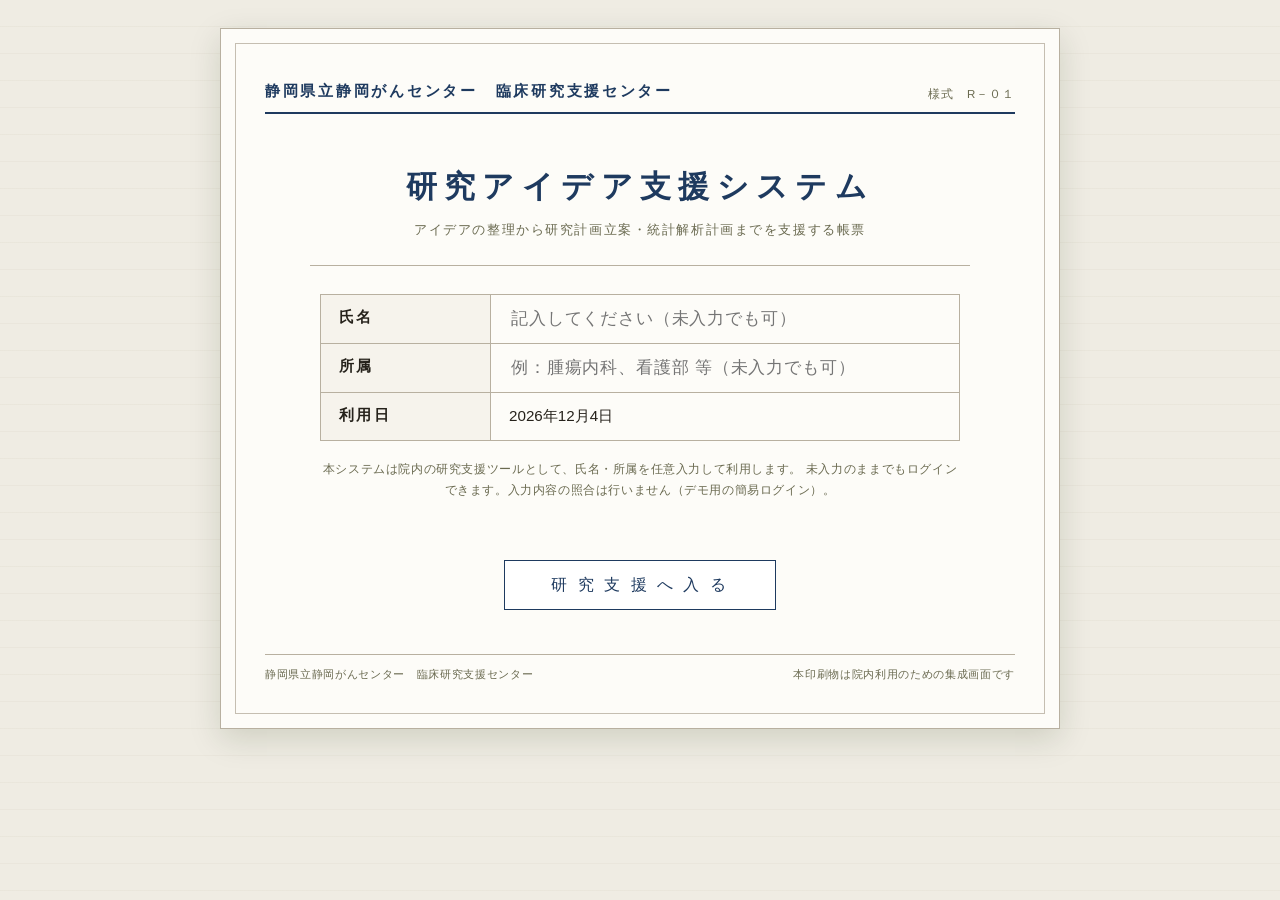
<file: clinical-study-application.html>
<!DOCTYPE html>
<html lang="ja">
<head>
  <meta charset="UTF-8" />
  <meta name="viewport" content="width=device-width, initial-scale=1.0" />
  <title>様式8｜臨床研究申請書</title>
  <script src="login.js"></script>
  <script>ResearchAuth.requireLogin();</script>
  <style>
    :root{
      --line:#111;
      --paper:#fff;
      --bg:#efece3;
      --text:#111;
      --sub:#6f6a55;
      --blue:#1a5c96;
    }
    *{box-sizing:border-box;}
    html,body{margin:0;padding:0;}
    body{
      font-family:"Yu Mincho","Hiragino Mincho ProN","MS Mincho","Yu Gothic","Meiryo",sans-serif;
      background:
        repeating-linear-gradient(to bottom, transparent 0 26px, rgba(120,100,60,0.04) 26px 27px),
        var(--bg);
      color:var(--text);
    }
    .wrap{
      max-width:1500px;
      margin:0 auto;
      padding:14px;
    }
    .topbar{
      display:flex;
      gap:10px;
      flex-wrap:wrap;
      margin-bottom:14px;
      padding-bottom:12px;
      border-bottom:2px solid var(--blue);
    }
    .topbar a,.topbar button{
      border:1.5px solid var(--blue);
      border-radius:4px;
      padding:9px 14px;
      font-size:14px;
      font-weight:700;
      cursor:pointer;
      text-decoration:none;
      background:#fdfcf8;
      color:var(--blue);
      font-family:inherit;
      letter-spacing:.04em;
      transition:all .15s;
    }
    .topbar a:hover,.topbar button:hover{ background:var(--blue); color:#fff; }
    .topbar .primary{ background:var(--blue); color:#fff; }
    .topbar .primary:hover{ background:#0f2238; }
    .topbar .paper-user{
      align-self:center;
      margin-left:auto;
      font-size:12px;
      font-weight:700;
      color:#6f6a55;
      background:#fff;
      border:1px solid #d8d0c0;
      border-radius:4px;
      padding:5px 10px;
      letter-spacing:.04em;
    }

    .layout{
      display:grid;
      grid-template-columns:360px 1fr;
      gap:16px;
      align-items:start;
    }

    .panel{
      background:#fdfcf8;
      border:1px solid #d8d0c0;
      border-radius:6px;
      box-shadow:0 1px 4px rgba(50,30,10,.08);
      padding:16px;
      position:sticky;
      top:14px;
      max-height:calc(100vh - 28px);
      overflow:auto;
    }
    .panel h2{
      font-size:18px;
      margin:0 0 10px;
      color:var(--blue);
      font-family:"Yu Mincho","Hiragino Mincho ProN",serif;
      letter-spacing:.08em;
      border-bottom:1.5px solid var(--blue);
      padding-bottom:6px;
    }
    .panel h3{
      font-size:13px;
      color:var(--blue);
      margin:14px 0 8px;
      padding-bottom:4px;
      border-bottom:1px solid #d8d0c0;
    }
    label{
      display:block;
      font-size:12px;
      font-weight:700;
      margin:7px 0 4px;
    }
    input[type="text"], input[type="date"], textarea, select{
      width:100%;
      border:1px solid #c9d2dd;
      border-radius:5px;
      padding:7px 9px;
      font-size:12px;
      font-family:inherit;
      background:#fff;
    }
    textarea{
      min-height:56px;
      resize:vertical;
      line-height:1.5;
    }
    .grid2{
      display:grid;
      grid-template-columns:1fr 1fr;
      gap:8px;
    }
    .grid3{
      display:grid;
      grid-template-columns:1fr 1fr 1fr;
      gap:8px;
    }
    .check-grid label{
      font-weight:400;
      margin:4px 0;
    }
    .small{
      font-size:11px;
      color:var(--sub);
      line-height:1.5;
    }

    .preview-area{
      display:flex;
      flex-direction:column;
      gap:16px;
    }
    .page{
      width:210mm;
      min-height:297mm;
      margin:0 auto;
      background:#fff;
      box-shadow:0 2px 16px rgba(0,0,0,.12);
      padding:8mm 8mm 8mm;
      color:#000;
    }

    .head-row{
      display:flex;
      justify-content:space-between;
      align-items:flex-start;
      font-size:10px;
      line-height:1.3;
      margin-bottom:2mm;
    }
    .head-row .left{
      width:24mm;
      text-align:left;
      font-weight:700;
    }
    .head-row .center-note{
      flex:1;
      text-align:center;
    }
    .head-row .right{
      width:42mm;
      text-align:right;
    }

    .meta-line{
      display:flex;
      justify-content:space-between;
      align-items:center;
      font-size:12px;
      margin-bottom:2mm;
    }

    .title{
      text-align:center;
      font-size:20px;
      font-weight:700;
      letter-spacing:.18em;
      margin:2mm 0 0;
      line-height:1.2;
    }
    .subtitle{
      text-align:center;
      font-size:12px;
      margin:1mm 0 4mm;
      line-height:1.2;
    }

    .to-block{
      font-size:13px;
      line-height:1.8;
      margin-bottom:3mm;
    }
    .role-row{
      display:grid;
      grid-template-columns:42mm 1fr;
      gap:2mm;
      font-size:12px;
      line-height:1.8;
      margin-bottom:2mm;
    }
    .person-row{
      display:grid;
      grid-template-columns:20mm 1fr 18mm 1fr 16mm 1fr 12mm;
      gap:2mm;
      align-items:end;
      font-size:12px;
      line-height:1.6;
      margin-bottom:2mm;
    }

    .lead-text{
      font-size:12px;
      margin:2mm 0 1mm;
    }
    .center{text-align:center;}
    .mid{vertical-align:middle !important;}
    .dense{line-height:1.2;}
    .cell-lines{
      white-space:pre-wrap;
      line-height:1.45;
    }
    .tiny{
      font-size:9.5px;
      line-height:1.25;
    }
    .placeholder{
      color:#9a9a9a;
    }

    table.form{
      width:100%;
      border-collapse:collapse;
      table-layout:fixed;
      font-size:11px;
      line-height:1.3;
      margin:0;
    }
    table.form th, table.form td{
      border:1.2px solid var(--line);
      padding:4px 5px;
      vertical-align:top;
      word-break:break-word;
    }
    table.form th{
      text-align:left;
      font-weight:700;
      background:#fff;
    }

    .researcher-grid{
      display:grid;
      grid-template-columns:1fr 1fr 1fr;
    }
    .researcher-grid > div{
      min-height:16mm;
      padding:6px 8px;
      white-space:pre-wrap;
      line-height:1.4;
      border-right:1.2px solid var(--line);
      border-bottom:1.2px solid var(--line);
    }
    .researcher-grid > div:nth-child(3n){
      border-right:none;
    }
    .researcher-grid > div:nth-child(n+4){
      border-bottom:none;
    }

    .material-row{
      display:grid;
      grid-template-columns:1fr 34%;
      border-bottom:1.2px solid var(--line);
    }
    .material-row > div{
      min-height:26px;
    }
    .material-row > div:first-child{
      padding:4px 6px;
      line-height:1.35;
    }
    .material-row > div:last-child{
      border-left:1.2px solid var(--line);
      padding:4px 6px;
      line-height:1.35;
      white-space:pre-wrap;
    }

    @page{
      size:A4;
      margin:8mm;
    }

    @media (max-width:1300px){
      .layout{grid-template-columns:1fr;}
      .panel{position:static; max-height:none;}
      .page{width:100%; min-height:auto;}
    }

    @media print{
      body{background:#fff;}
      .topbar,.panel{display:none;}
      .wrap{max-width:none;padding:0;}
      .preview-area{gap:0;}
      .page{
        width:210mm;
        min-height:297mm;
        box-shadow:none;
        margin:0 auto;
        page-break-after:always;
        break-after:page;
      }
    }
  </style>
</head>
<body>
  <div class="wrap">
    <div class="topbar">
      <a href="index.html" class="secondary">← index.html に戻る</a>
      <button type="button" onclick="updatePreview()">プレビュー更新</button>
      <button type="button" onclick="clearForm8All()">入力内容をすべてクリア</button>
      <button type="button" class="secondary" onclick="window.print()">印刷 / PDF保存</button>
      <span class="paper-user" id="paperUser"></span>
      <a href="#" onclick="ResearchAuth.logout();return false;">ログアウト</a>
    </div>

    <div class="layout">
      <div class="panel">
        <h2>様式8 入力</h2>

        <h3>基本情報</h3>
        <div class="grid2">
          <div>
            <label for="recordNo">整理番号</label>
            <input type="text" id="recordNo">
          </div>
          <div>
            <label for="applyDate">申請日</label>
            <input type="text" id="applyDate" placeholder="2026年5月20日">
          </div>
        </div>

        <h3>研究責任者</h3>
        <label for="role">臨床研究における役割</label>
        <input type="text" id="role" value="研究責任者">

        <div class="grid3">
          <div>
            <label for="responsibleDept">所属</label>
            <input type="text" id="responsibleDept">
          </div>
          <div>
            <label for="responsibleTitle">職名</label>
            <input type="text" id="responsibleTitle">
          </div>
          <div>
            <label for="responsibleName">氏名</label>
            <input type="text" id="responsibleName">
          </div>
        </div>

        <h3>申請内容</h3>
        <label for="theme">臨床研究課題名</label>
        <textarea id="theme"></textarea>

        <label>申請事項</label>
        <div class="check-grid">
          <label><input type="checkbox" id="apply_clinical"> 臨床研究の実施</label>
          <label><input type="checkbox" id="apply_other"> その他</label>
        </div>
        <label for="applyOtherText">その他の内容</label>
        <input type="text" id="applyOtherText">

        <label>審査形態</label>
        <div class="check-grid">
          <label><input type="checkbox" id="review_committee"> 委員会審査</label>
          <label><input type="checkbox" id="review_expedited"> 迅速審査</label>
        </div>

        <h3>適応指針</h3>
        <div class="check-grid">
          <label><input type="checkbox" id="gl_new_life"> (新)人を対象とする生命科学・医学系研究に関する倫理指針</label>
          <label><input type="checkbox" id="gl_old_medical"> （旧）人を対象とする医学系研究に関する倫理指針</label>
          <label><input type="checkbox" id="gl_old_genome"> （旧）ヒトゲノム・遺伝子解析に関する倫理指針</label>
          <label><input type="checkbox" id="gl_gcp"> GCP</label>
          <label><input type="checkbox" id="gl_gene_therapy"> 遺伝子治療臨床研究に関する指針</label>
          <label><input type="checkbox" id="gl_other"> その他</label>
        </div>
        <label for="glOtherText">その他の指針</label>
        <input type="text" id="glOtherText">

        <h3>その他の研究者</h3>
        <div class="grid3">
          <div>
            <label for="otherResearcher1">研究者 1</label>
            <textarea id="otherResearcher1"></textarea>
          </div>
          <div>
            <label for="otherResearcher2">研究者 2</label>
            <textarea id="otherResearcher2"></textarea>
          </div>
          <div>
            <label for="otherResearcher3">研究者 3</label>
            <textarea id="otherResearcher3"></textarea>
          </div>
        </div>
        <div class="grid3">
          <div>
            <label for="otherResearcher4">研究者 4</label>
            <textarea id="otherResearcher4"></textarea>
          </div>
          <div>
            <label for="otherResearcher5">研究者 5</label>
            <textarea id="otherResearcher5"></textarea>
          </div>
          <div>
            <label for="otherResearcher6">研究者 6</label>
            <textarea id="otherResearcher6"></textarea>
          </div>
        </div>

        <h3>提出資料</h3>
        <div class="small">各資料について、チェック有無・作成年月日・版数を入力できます。</div>

        <label><input type="checkbox" id="m1_check"> 研究計画概略書(様式5)</label>
        <div class="grid2">
          <input type="text" id="m1_date" placeholder="_____年___月___日">
          <input type="text" id="m1_ver" placeholder="__.__版">
        </div>

        <label><input type="checkbox" id="m2_check"> 計画書作成者が配慮するべきポイントの申請者チェック表 (様式8-1)</label>
        <div class="grid2">
          <input type="text" id="m2_date" placeholder="_____年___月___日">
          <input type="text" id="m2_ver" placeholder="__.__版">
        </div>

        <label><input type="checkbox" id="m3_check"> 受託研究依頼書（様式9）</label>
        <div class="grid2">
          <input type="text" id="m3_date" placeholder="_____年___月___日">
          <input type="text" id="m3_ver" placeholder="__.__版">
        </div>

        <label><input type="checkbox" id="m4_check"> 研究経費概算書（様式13）</label>
        <div class="grid2">
          <input type="text" id="m4_date" placeholder="_____年___月___日">
          <input type="text" id="m4_ver" placeholder="__.__版">
        </div>

        <label><input type="checkbox" id="m5_check"> 予定される研究費用に関する資料</label>
        <div class="grid2">
          <input type="text" id="m5_date" placeholder="_____年___月___日">
          <input type="text" id="m5_ver" placeholder="__.__版">
        </div>

        <label><input type="checkbox" id="m6_check"> 利益相反自己申告書（様式40）</label>
        <div class="grid2">
          <input type="text" id="m6_date" placeholder="_____年___月___日">
          <input type="text" id="m6_ver" placeholder="__.__版">
        </div>

        <label><input type="checkbox" id="m7_check"> 研究計画書</label>
        <div class="grid2">
          <input type="text" id="m7_date" placeholder="_____年___月___日">
          <input type="text" id="m7_ver" placeholder="__.__版">
        </div>

        <label><input type="checkbox" id="m8_check"> 症例報告書見本（研究計画書にあれば省略可能）</label>
        <div class="grid2">
          <input type="text" id="m8_date" placeholder="_____年___月___日">
          <input type="text" id="m8_ver" placeholder="__.__版">
        </div>

        <label><input type="checkbox" id="m9_check"> 説明文書・同意文書（様式38）・院内掲示文書（様式39）</label>
        <div class="grid2">
          <input type="text" id="m9_date" placeholder="_____年___月___日">
          <input type="text" id="m9_ver" placeholder="__.__版">
        </div>

        <label><input type="checkbox" id="m10_check"> アンケート等質問票</label>
        <div class="grid2">
          <input type="text" id="m10_date" placeholder="_____年___月___日">
          <input type="text" id="m10_ver" placeholder="__.__版">
        </div>

        <label><input type="checkbox" id="m11_check"> 被験薬等概要書</label>
        <div class="grid2">
          <input type="text" id="m11_date" placeholder="_____年___月___日">
          <input type="text" id="m11_ver" placeholder="__.__版">
        </div>

        <label><input type="checkbox" id="m12_check"> 添付文書</label>
        <div class="grid2">
          <input type="text" id="m12_date" placeholder="_____年___月___日">
          <input type="text" id="m12_ver" placeholder="__.__版">
        </div>

        <label><input type="checkbox" id="m13_check"> 被験者の健康被害に対する補償に関する資料</label>
        <div class="grid2">
          <input type="text" id="m13_date" placeholder="_____年___月___日">
          <input type="text" id="m13_ver" placeholder="__.__版">
        </div>

        <label><input type="checkbox" id="m14_check"> 被験者の募集に関する資料(広告等)</label>
        <div class="grid2">
          <input type="text" id="m14_date" placeholder="_____年___月___日">
          <input type="text" id="m14_ver" placeholder="__.__版">
        </div>

        <label><input type="checkbox" id="m15_check"> 実施施設における倫理審査委員会の審査結果</label>
        <div class="grid2">
          <input type="text" id="m15_date" placeholder="_____年___月___日">
          <input type="text" id="m15_ver" placeholder="__.__版">
        </div>

        <label><input type="checkbox" id="m16_check"> 実施施設の施設設備の状況</label>
        <div class="grid2">
          <input type="text" id="m16_date" placeholder="_____年___月___日">
          <input type="text" id="m16_ver" placeholder="__.__版">
        </div>

        <label><input type="checkbox" id="m17_check"> 実施施設における当該臨床研究に関する研究成果</label>
        <div class="grid2">
          <input type="text" id="m17_date" placeholder="_____年___月___日">
          <input type="text" id="m17_ver" placeholder="__.__版">
        </div>

        <label><input type="checkbox" id="m18_check"> 当該臨床研究に関連する実施施設以外の研究状況</label>
        <div class="grid2">
          <input type="text" id="m18_date" placeholder="_____年___月___日">
          <input type="text" id="m18_ver" placeholder="__.__版">
        </div>

        <label><input type="checkbox" id="m19_check"> モニタリング・監査の手順書</label>
        <div class="grid2">
          <input type="text" id="m19_date" placeholder="_____年___月___日">
          <input type="text" id="m19_ver" placeholder="__.__版">
        </div>

        <label><input type="checkbox" id="m20_check"> その他</label>
        <input type="text" id="m20_name" placeholder="資料名">
        <div class="grid2">
          <input type="text" id="m20_date" placeholder="_____年___月___日">
          <input type="text" id="m20_ver" placeholder="__.__版">
        </div>
      </div>

      <div class="preview-area">
        <div class="page">
          <div class="head-row">
            <div class="left">様式８</div>
            <div class="center-note">本様式は総長へ1部提出、臨床研究事務局が原本を保存する。</div>
            <div class="right">整理番号　<span id="out-recordNo" class="placeholder">未入力</span></div>
          </div>

          <div class="meta-line">
            <div>西暦　<span id="out-applyDate" class="placeholder">未入力</span></div>
          </div>

          <div class="title">臨 床 研 究 申 請 書</div>
          <div class="subtitle">（臨床研究IRB用）</div>

          <div class="to-block">静岡県立静岡がんセンター　総長　殿</div>

          <div class="role-row">
            <div>臨床研究における役割：</div>
            <div><span id="out-role" class="placeholder">未入力</span></div>
          </div>

          <div class="person-row">
            <div>所 属：</div>
            <div><span id="out-responsibleDept" class="placeholder">未入力</span></div>
            <div>職 名：</div>
            <div><span id="out-responsibleTitle" class="placeholder">未入力</span></div>
            <div>氏 名：</div>
            <div><span id="out-responsibleName" class="placeholder">未入力</span></div>
            <div>印</div>
          </div>

          <div class="lead-text">下記の事項について、申請いたします。</div>
          <div class="center" style="margin-bottom:2mm;">記</div>

          <table class="form">
            <colgroup>
              <col style="width:20%">
              <col style="width:80%">
            </colgroup>

            <tr>
              <th class="mid">臨床研究課題名</th>
              <td id="out-theme" class="cell-lines placeholder">未入力</td>
            </tr>

            <tr>
              <th class="mid">申請事項</th>
              <td class="dense">
                <span id="mk-apply_clinical">□</span> 臨床研究の実施　
                <span id="mk-apply_other">□</span> その他（<span id="out-applyOtherText" class="placeholder">未入力</span>）
              </td>
            </tr>

            <tr>
              <th class="mid">審査形態</th>
              <td class="dense">
                <span id="mk-review_committee">□</span> 委員会審査　
                <span id="mk-review_expedited">□</span> 迅速審査
              </td>
            </tr>

            <tr>
              <th class="mid">適応される指針等</th>
              <td class="dense cell-lines">
                <span id="mk-gl_new_life">□</span> (新)人を対象とする生命科学・医学系研究に関する倫理指針
                <span id="mk-gl_old_medical">□</span> （旧）人を対象とする医学系研究に関する倫理指針
                <span id="mk-gl_old_genome">□</span> （旧）ヒトゲノム・遺伝子解析に関する倫理指針
                <span id="mk-gl_gcp">□</span> GCP
                <span id="mk-gl_gene_therapy">□</span> 遺伝子治療臨床研究に関する指針
                <span id="mk-gl_other">□</span> その他（<span id="out-glOtherText" class="placeholder">未入力</span>）
              </td>
            </tr>

            <tr>
              <th class="mid">その他の研究者</th>
              <td style="padding:0;">
                <div class="researcher-grid">
                  <div id="out-otherResearcher1" class="placeholder">未入力</div>
                  <div id="out-otherResearcher2" class="placeholder">未入力</div>
                  <div id="out-otherResearcher3" class="placeholder">未入力</div>
                  <div id="out-otherResearcher4" class="placeholder">未入力</div>
                  <div id="out-otherResearcher5" class="placeholder">未入力</div>
                  <div id="out-otherResearcher6" class="placeholder">未入力</div>
                </div>
              </td>
            </tr>

            <tr>
              <th class="mid">提出資料</th>
              <td style="padding:0;">
                <div style="border-bottom:1.2px solid #111; padding:4px 6px;" class="tiny">
                  右枠には当該資料の作成年月日と版数を記載して下さい。
                </div>

                <div class="material-row">
                  <div><span id="mk-m1_check">□</span> 研究計画概略書(様式５)</div>
                  <div><span id="out-m1_date" class="placeholder">未入力</span><br><span id="out-m1_ver" class="placeholder">未入力</span></div>
                </div>
                <div class="material-row">
                  <div><span id="mk-m2_check">□</span> 計画書作成者が配慮するべきポイントの申請者チェック表 (様式８－１)</div>
                  <div><span id="out-m2_date" class="placeholder">未入力</span><br><span id="out-m2_ver" class="placeholder">未入力</span></div>
                </div>
                <div class="material-row">
                  <div><span id="mk-m3_check">□</span> 受託研究依頼書（様式９）</div>
                  <div><span id="out-m3_date" class="placeholder">未入力</span><br><span id="out-m3_ver" class="placeholder">未入力</span></div>
                </div>
                <div class="material-row">
                  <div><span id="mk-m4_check">□</span> 研究経費概算書（様式１３）</div>
                  <div><span id="out-m4_date" class="placeholder">未入力</span><br><span id="out-m4_ver" class="placeholder">未入力</span></div>
                </div>
                <div class="material-row">
                  <div><span id="mk-m5_check">□</span> 予定される研究費用に関する資料</div>
                  <div><span id="out-m5_date" class="placeholder">未入力</span><br><span id="out-m5_ver" class="placeholder">未入力</span></div>
                </div>
                <div class="material-row">
                  <div><span id="mk-m6_check">□</span> 利益相反自己申告書（様式４０）</div>
                  <div><span id="out-m6_date" class="placeholder">未入力</span><br><span id="out-m6_ver" class="placeholder">未入力</span></div>
                </div>
                <div class="material-row">
                  <div><span id="mk-m7_check">□</span> 研究計画書</div>
                  <div><span id="out-m7_date" class="placeholder">未入力</span><br><span id="out-m7_ver" class="placeholder">未入力</span></div>
                </div>
                <div class="material-row">
                  <div><span id="mk-m8_check">□</span> 症例報告書見本（研究計画書にあれば省略可能）</div>
                  <div><span id="out-m8_date" class="placeholder">未入力</span><br><span id="out-m8_ver" class="placeholder">未入力</span></div>
                </div>
                <div class="material-row">
                  <div><span id="mk-m9_check">□</span> 説明文書・同意文書（様式３８）・院内掲示文書（様式３９）</div>
                  <div><span id="out-m9_date" class="placeholder">未入力</span><br><span id="out-m9_ver" class="placeholder">未入力</span></div>
                </div>
                <div class="material-row">
                  <div><span id="mk-m10_check">□</span> アンケート等質問票</div>
                  <div><span id="out-m10_date" class="placeholder">未入力</span><br><span id="out-m10_ver" class="placeholder">未入力</span></div>
                </div>
                <div class="material-row">
                  <div><span id="mk-m11_check">□</span> 被験薬等概要書</div>
                  <div><span id="out-m11_date" class="placeholder">未入力</span><br><span id="out-m11_ver" class="placeholder">未入力</span></div>
                </div>
                <div class="material-row">
                  <div><span id="mk-m12_check">□</span> 添付文書</div>
                  <div><span id="out-m12_date" class="placeholder">未入力</span><br><span id="out-m12_ver" class="placeholder">未入力</span></div>
                </div>
                <div class="material-row">
                  <div><span id="mk-m13_check">□</span> 被験者の健康被害に対する補償に関する資料</div>
                  <div><span id="out-m13_date" class="placeholder">未入力</span><br><span id="out-m13_ver" class="placeholder">未入力</span></div>
                </div>
                <div class="material-row">
                  <div><span id="mk-m14_check">□</span> 被験者の募集に関する資料(広告等)</div>
                  <div><span id="out-m14_date" class="placeholder">未入力</span><br><span id="out-m14_ver" class="placeholder">未入力</span></div>
                </div>
                <div class="material-row">
                  <div><span id="mk-m15_check">□</span> 実施施設における倫理審査委員会の審査結果</div>
                  <div><span id="out-m15_date" class="placeholder">未入力</span><br><span id="out-m15_ver" class="placeholder">未入力</span></div>
                </div>
                <div class="material-row">
                  <div><span id="mk-m16_check">□</span> 実施施設の施設設備の状況</div>
                  <div><span id="out-m16_date" class="placeholder">未入力</span><br><span id="out-m16_ver" class="placeholder">未入力</span></div>
                </div>
                <div class="material-row">
                  <div><span id="mk-m17_check">□</span> 実施施設における当該臨床研究に関する研究成果</div>
                  <div><span id="out-m17_date" class="placeholder">未入力</span><br><span id="out-m17_ver" class="placeholder">未入力</span></div>
                </div>
                <div class="material-row">
                  <div><span id="mk-m18_check">□</span> 当該臨床研究に関連する実施施設以外の研究状況</div>
                  <div><span id="out-m18_date" class="placeholder">未入力</span><br><span id="out-m18_ver" class="placeholder">未入力</span></div>
                </div>
                <div class="material-row">
                  <div><span id="mk-m19_check">□</span> モニタリング・監査の手順書</div>
                  <div><span id="out-m19_date" class="placeholder">未入力</span><br><span id="out-m19_ver" class="placeholder">未入力</span></div>
                </div>
                <div class="material-row" style="border-bottom:none;">
                  <div><span id="mk-m20_check">□</span> その他（<span id="out-m20_name" class="placeholder">未入力</span>）</div>
                  <div><span id="out-m20_date" class="placeholder">未入力</span><br><span id="out-m20_ver" class="placeholder">未入力</span></div>
                </div>
              </td>
            </tr>
          </table>
        </div>
      </div>
    </div>
  </div>

  <script>
    const FORM8_STORAGE_KEY = 'form8DraftData';
    const IDEA_STORAGE_KEY = 'researchIdeaFormData';
    let isClearingForm8 = false;
    const materialIds = Array.from({length:20}, (_,i)=>i+1);

    function getEl(id){
      return document.getElementById(id);
    }

    function getVal(id){
      const el = getEl(id);
      return el ? el.value.trim() : '';
    }

    function setVal(id, value){
      const el = getEl(id);
      if(!el) return;
      el.value = value ?? '';
    }

    function setChecked(id, checked){
      const el = getEl(id);
      if(!el) return;
      el.checked = !!checked;
    }

    function setOutput(id, value){
      const el = getEl(id);
      if(!el) return;
      if(value){
        el.textContent = value;
        el.classList.remove('placeholder');
      }else{
        el.textContent = '未入力';
        el.classList.add('placeholder');
      }
    }

    function setMark(inputId, markId){
      const input = getEl(inputId);
      const mark = getEl(markId);
      if(!input || !mark) return;
      mark.textContent = input.checked ? '■' : '□';
    }

    function loadSavedIdeaData(){
      try{
        const raw = localStorage.getItem(IDEA_STORAGE_KEY);
        if(!raw) return null;
        return JSON.parse(raw);
      }catch(e){
        console.error('researchIdeaFormData parse error:', e);
        return null;
      }
    }

    function loadForm8Draft(){
      try{
        const raw = localStorage.getItem(FORM8_STORAGE_KEY);
        if(!raw) return null;
        return JSON.parse(raw);
      }catch(e){
        console.error('form8DraftData parse error:', e);
        return null;
      }
    }

    function applyValues(data){
      if(!data) return;
      document.querySelectorAll('input, textarea, select').forEach(el => {
        if(!el.id) return;
        if(el.type === 'checkbox'){
          if(typeof data[el.id] === 'boolean') el.checked = data[el.id];
        }else if(data[el.id] !== undefined && data[el.id] !== null){
          el.value = data[el.id];
        }
      });
    }

    function inferAndApplyFromIdea(data){
      if(!data) return;

      if(!getVal('theme') && data.theme) setVal('theme', data.theme);
      if(!getVal('responsibleDept') && data.department) setVal('responsibleDept', data.department);
      if(!getVal('responsibleTitle') && data.position) setVal('responsibleTitle', data.position);
      if(!getVal('responsibleName') && data.name) setVal('responsibleName', data.name);

      if (
        !getVal('otherResearcher1') &&
        !getVal('otherResearcher2') &&
        !getVal('otherResearcher3') &&
        !getVal('otherResearcher4') &&
        !getVal('otherResearcher5') &&
        !getVal('otherResearcher6') &&
        Array.isArray(data.members) &&
        data.members.length
      ) {
        const lines = data.members.map(m => {
          const a = m.name || '';
          const b = m.affiliation || '';
          const c = m.role || '';
          return [a,b,c].filter(Boolean).join(' / ');
        }).filter(Boolean);

        lines.slice(0, 6).forEach((line, idx) => {
          setVal(`otherResearcher${idx + 1}`, line);
        });
      }

      if(data.researchType){
        if(data.researchType.includes('治験')){
          setChecked('gl_gcp', true);
        }else if(data.researchType.includes('遺伝子治療')){
          setChecked('gl_gene_therapy', true);
        }else{
          setChecked('gl_new_life', true);
        }
      }else{
        setChecked('gl_new_life', true);
      }

      if(!getVal('role')) setVal('role', '研究責任者');

      if(!getVal('applyDate')){
        const now = new Date();
        setVal('applyDate', `${now.getFullYear()}年${now.getMonth()+1}月${now.getDate()}日`);
      }

      if(!getEl('apply_clinical').checked && !getEl('apply_other').checked){
        setChecked('apply_clinical', true);
      }

      if(!getEl('review_committee').checked && !getEl('review_expedited').checked){
        if(data.invasiveness === 'none' && data.intervention === 'no'){
          setChecked('review_expedited', true);
        }else{
          setChecked('review_committee', true);
        }
      }

      if(!getEl('m1_check').checked) setChecked('m1_check', true);
      if(!getEl('m2_check').checked) setChecked('m2_check', true);
    }

    function collectForm8Data(){
      const data = {};
      document.querySelectorAll('input, textarea, select').forEach(el => {
        if(!el.id) return;
        if(el.type === 'checkbox'){
          data[el.id] = el.checked;
        }else{
          data[el.id] = el.value;
        }
      });
      data.savedAt = new Date().toISOString();
      return data;
    }

    function saveForm8Draft(){
      if(isClearingForm8) return;
      try{
        localStorage.setItem(FORM8_STORAGE_KEY, JSON.stringify(collectForm8Data()));
      }catch(e){
        console.error('form8DraftData save error:', e);
      }
    }

    function clearForm8All(){
      const ok = confirm('様式8に入力した内容をすべてクリアします。よろしいですか？');
      if(!ok) return;

      isClearingForm8 = true;

      document.querySelectorAll('input, textarea, select').forEach(el => {
        if(!el.id) return;
        if(el.type === 'checkbox'){
          el.checked = false;
        }else if(el.tagName === 'SELECT'){
          el.selectedIndex = 0;
        }else{
          el.value = '';
        }
      });

      localStorage.removeItem(FORM8_STORAGE_KEY);
      updatePreview();

      isClearingForm8 = false;
    }

    function updatePreview(){
      const textIds = [
        'recordNo','applyDate','role','responsibleDept','responsibleTitle','responsibleName',
        'theme','applyOtherText','glOtherText','m20_name',
        'otherResearcher1','otherResearcher2','otherResearcher3',
        'otherResearcher4','otherResearcher5','otherResearcher6'
      ];

      textIds.forEach(id => setOutput('out-' + id, getVal(id)));

      const checkPairs = [
        ['apply_clinical','mk-apply_clinical'],
        ['apply_other','mk-apply_other'],
        ['review_committee','mk-review_committee'],
        ['review_expedited','mk-review_expedited'],
        ['gl_new_life','mk-gl_new_life'],
        ['gl_old_medical','mk-gl_old_medical'],
        ['gl_old_genome','mk-gl_old_genome'],
        ['gl_gcp','mk-gl_gcp'],
        ['gl_gene_therapy','mk-gl_gene_therapy'],
        ['gl_other','mk-gl_other']
      ];
      checkPairs.forEach(([a,b]) => setMark(a,b));

      materialIds.forEach(i => {
        setMark(`m${i}_check`, `mk-m${i}_check`);
        setOutput(`out-m${i}_date`, getVal(`m${i}_date`));
        setOutput(`out-m${i}_ver`, getVal(`m${i}_ver`));
      });

      saveForm8Draft();
    }

    function initForm8(){
      const draft = loadForm8Draft();
      if(draft) applyValues(draft);

      const idea = loadSavedIdeaData();
      if(idea) inferAndApplyFromIdea(idea);

      updatePreview();
    }

    document.querySelectorAll('input, textarea, select').forEach(el => {
      el.addEventListener('input', updatePreview);
      el.addEventListener('change', updatePreview);
    });

    initForm8();
  </script>
</body>
</html>
</file>
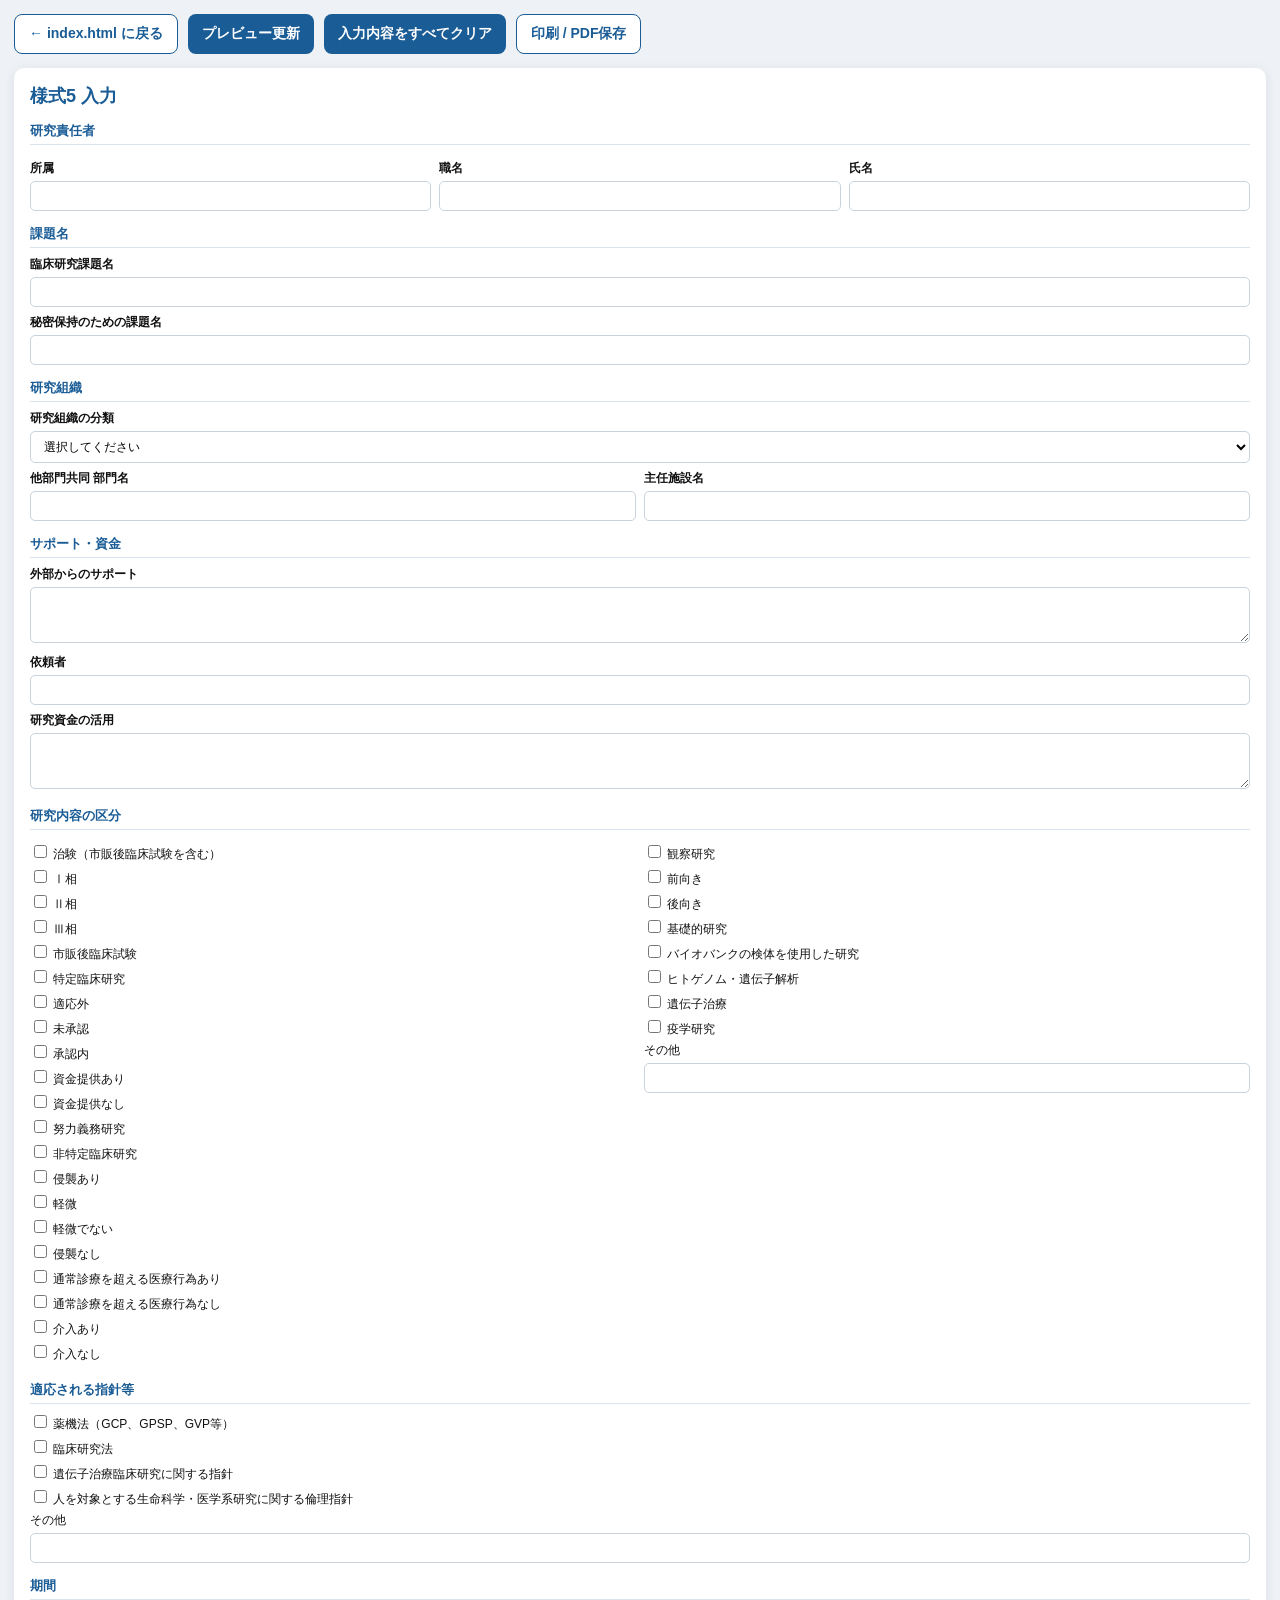
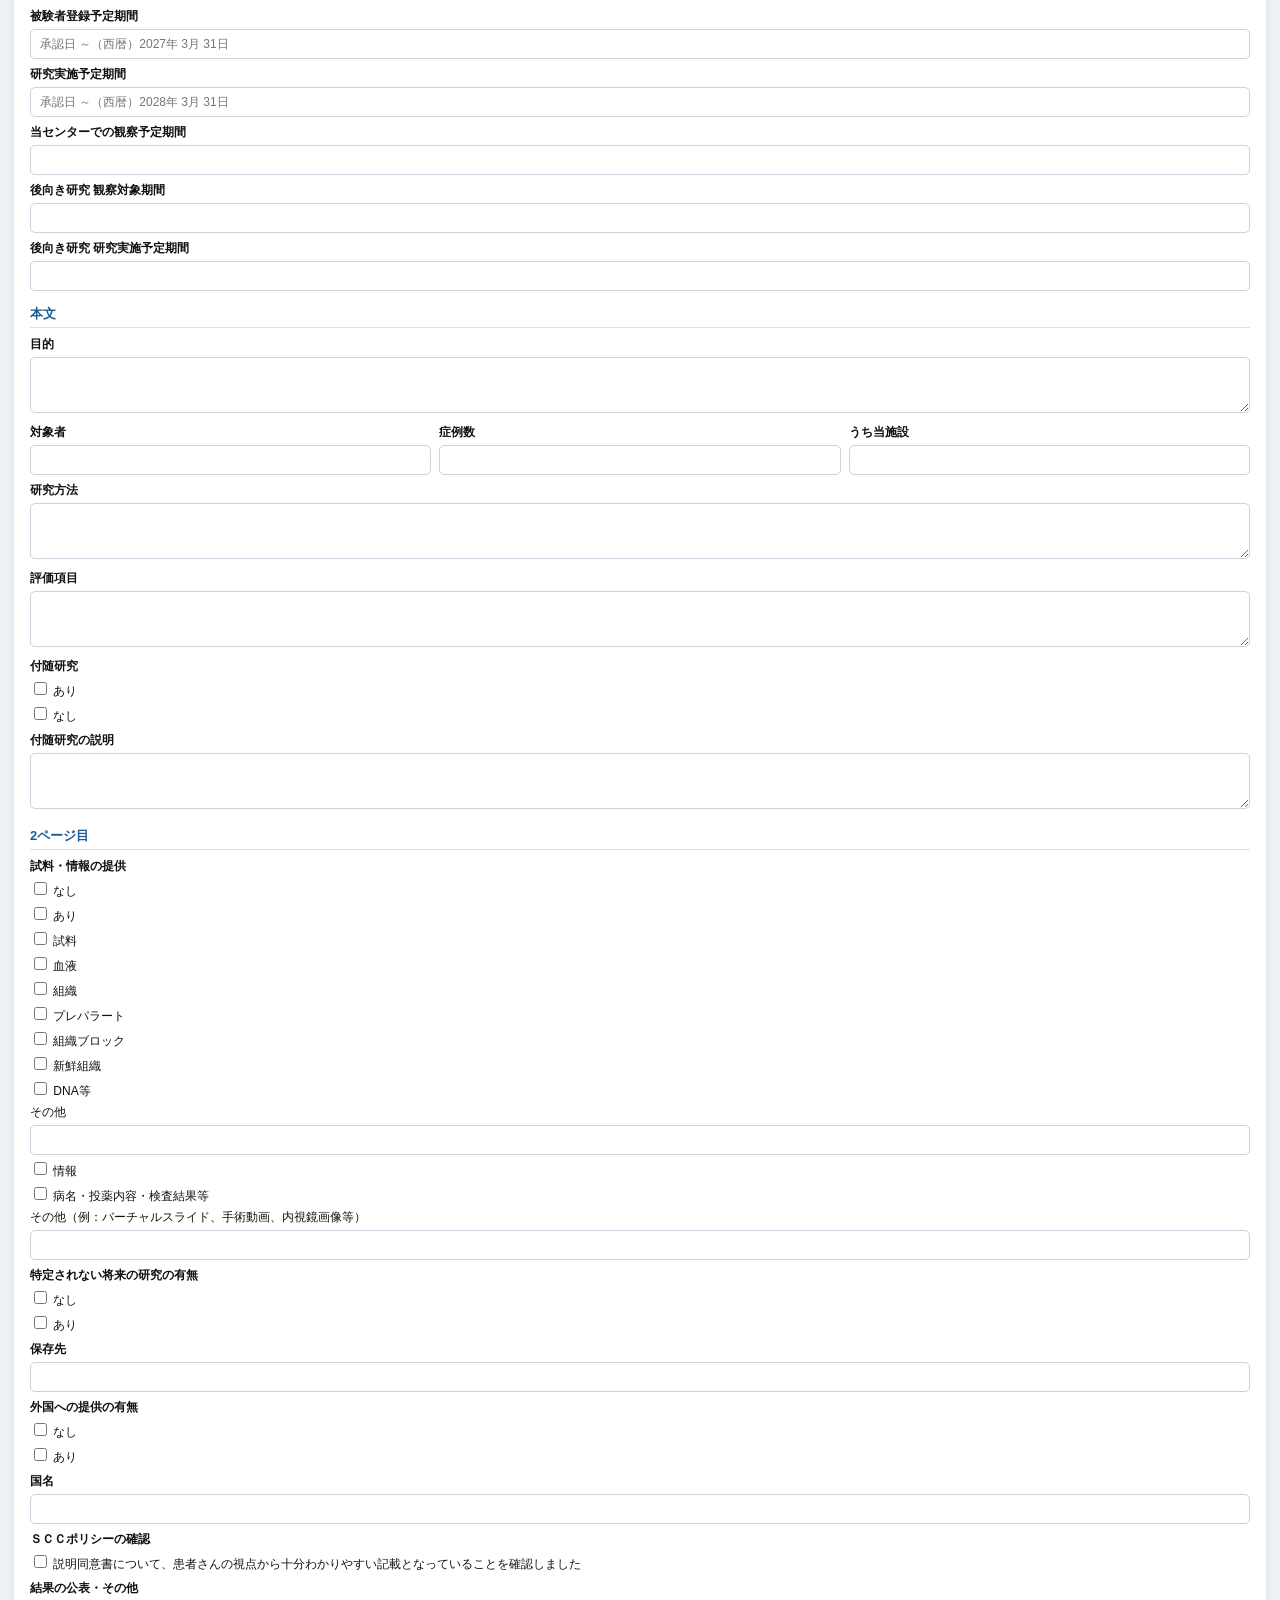
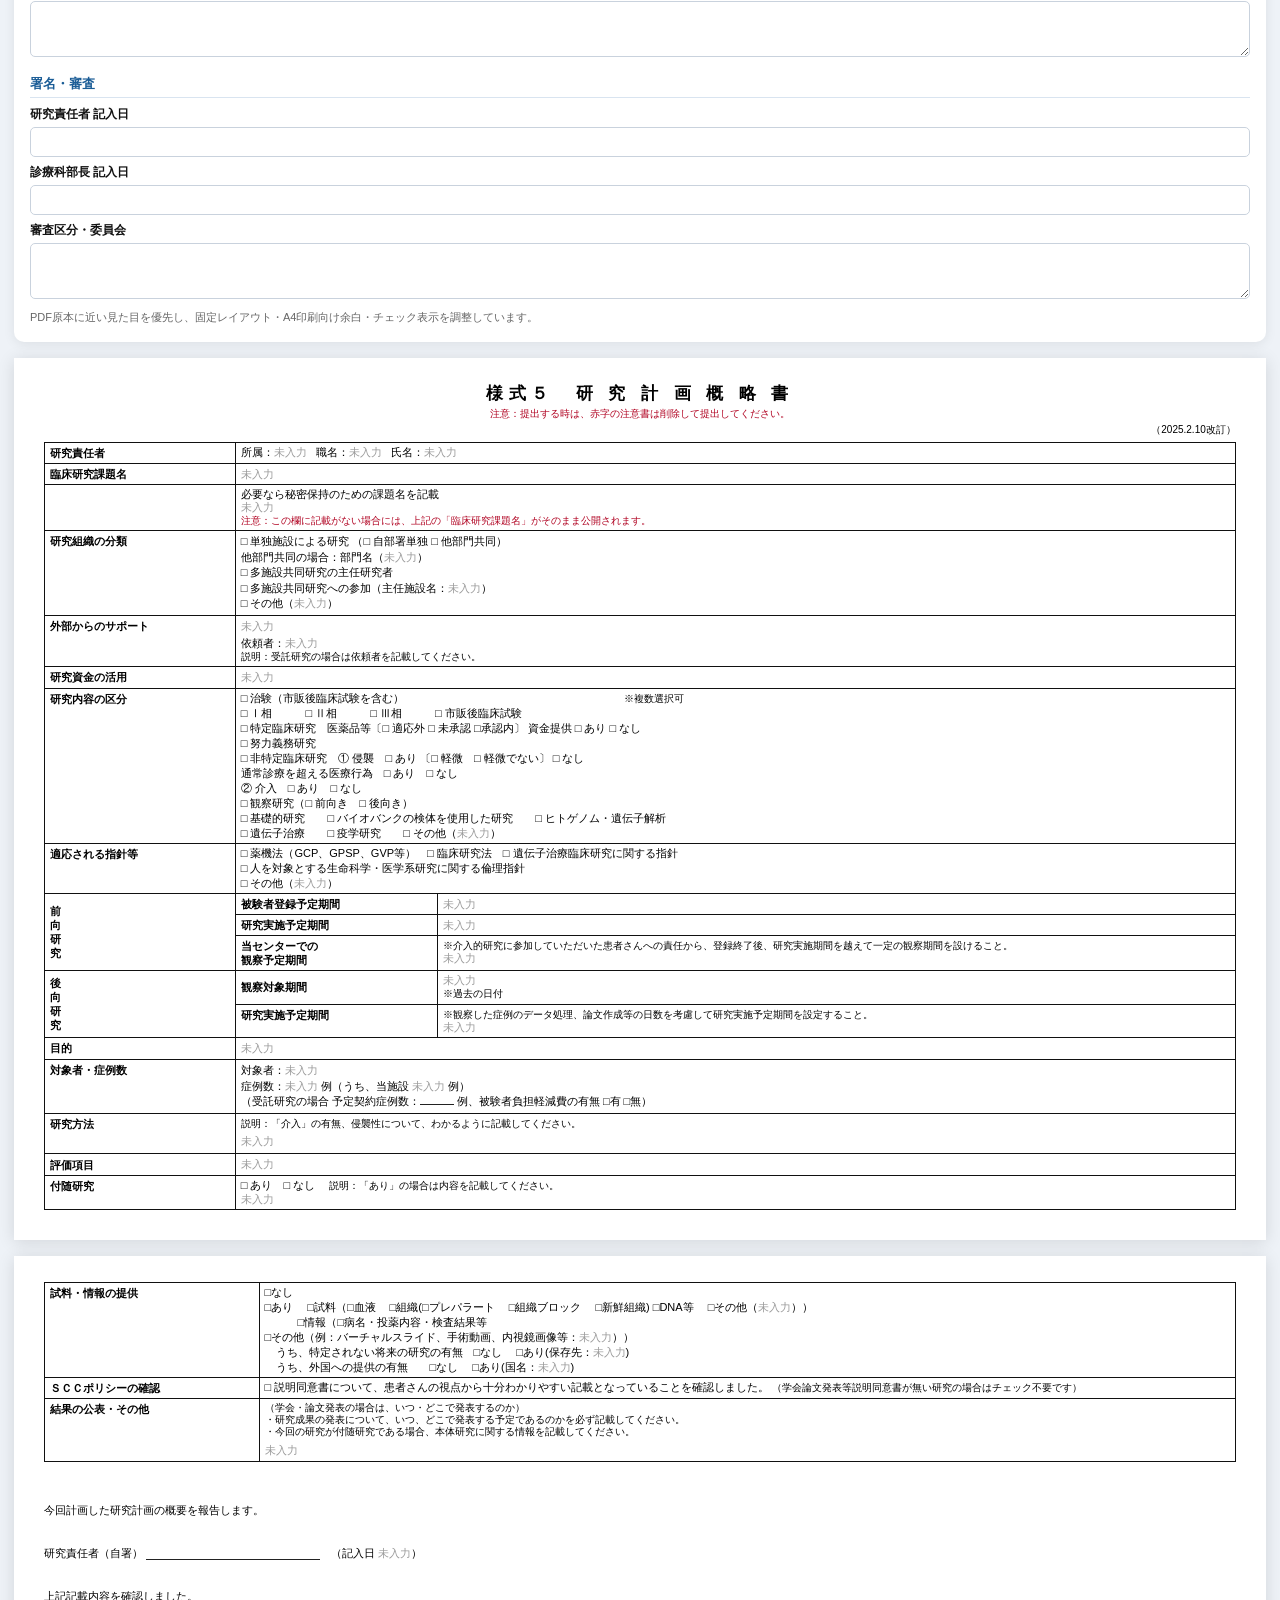
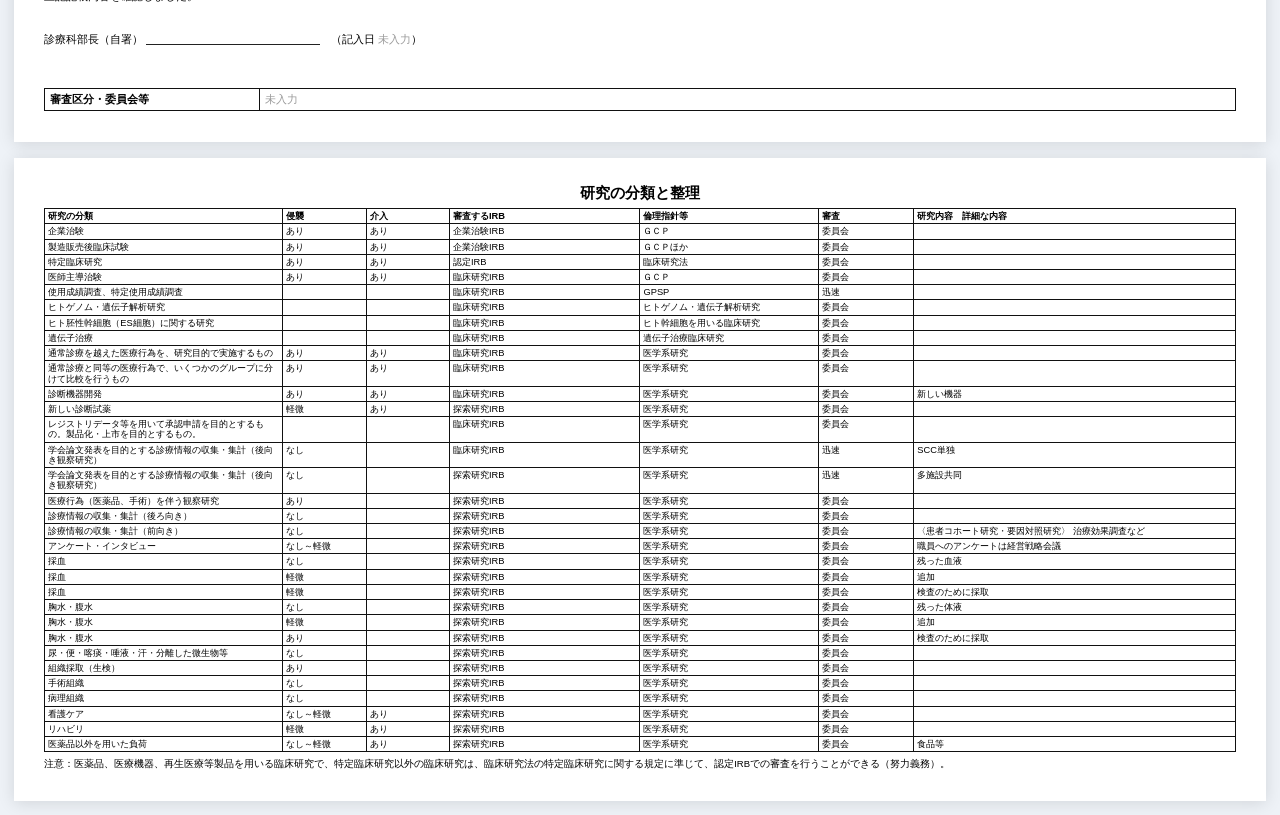
<file: form5.html>
<!DOCTYPE html>
<html lang="ja">
<head>
  <meta charset="UTF-8" />
  <meta name="viewport" content="width=device-width, initial-scale=1.0" />
  <title>様式5｜研究計画概略書</title>
  <style>
    :root{
      --line:#111;
      --thin:#333;
      --paper:#fff;
      --bg:#eef2f7;
      --text:#111;
      --sub:#666;
      --accent:#b00020;
    }
    *{box-sizing:border-box;}
    html,body{margin:0;padding:0;}
    body{
      font-family:"Yu Gothic","Meiryo",sans-serif;
      background:var(--bg);
      color:var(--text);
    }
    .wrap{
      max-width:1500px;
      margin:0 auto;
      padding:14px;
    }
    .topbar{
      display:flex;
      gap:10px;
      flex-wrap:wrap;
      margin-bottom:14px;
    }
    .topbar a,.topbar button{
      border:none;
      border-radius:8px;
      padding:10px 14px;
      font-size:14px;
      font-weight:700;
      cursor:pointer;
      text-decoration:none;
      background:#1a5c96;
      color:#fff;
    }
    .topbar .secondary{
      background:#fff;
      color:#1a5c96;
      border:1px solid #1a5c96;
    }

    .layout{
      display:grid;
      grid-template-columns:350px 1fr;
      gap:16px;
      align-items:start;
    }

    .panel{
      background:#fff;
      border-radius:10px;
      box-shadow:0 2px 12px rgba(0,0,0,.08);
      padding:16px;
      position:sticky;
      top:14px;
      max-height:calc(100vh - 28px);
      overflow:auto;
    }
    .panel h2{
      font-size:18px;
      margin:0 0 10px;
      color:#1a5c96;
    }
    .panel h3{
      font-size:13px;
      color:#1a5c96;
      margin:14px 0 8px;
      padding-bottom:4px;
      border-bottom:1px solid #d9e4f0;
    }
    label{
      display:block;
      font-size:12px;
      font-weight:700;
      margin:7px 0 4px;
    }
    input[type="text"], input[type="date"], textarea, select{
      width:100%;
      border:1px solid #c9d2dd;
      border-radius:5px;
      padding:7px 9px;
      font-size:12px;
      font-family:inherit;
      background:#fff;
    }
    textarea{
      min-height:56px;
      resize:vertical;
      line-height:1.5;
    }
    .grid2{
      display:grid;
      grid-template-columns:1fr 1fr;
      gap:8px;
    }
    .grid3{
      display:grid;
      grid-template-columns:1fr 1fr 1fr;
      gap:8px;
    }
    .small{
      font-size:11px;
      color:#666;
      line-height:1.5;
    }

    .check-grid label{
      font-weight:400;
      margin:4px 0;
    }

    .preview-area{
      display:flex;
      flex-direction:column;
      gap:16px;
    }

    .page{
      width:210mm;
      min-height:297mm;
      margin:0 auto;
      background:#fff;
      box-shadow:0 2px 16px rgba(0,0,0,.12);
      padding:7mm 8mm 8mm;
      color:#000;
      position:relative;
    }

    .title{
      text-align:center;
      font-size:17px;
      font-weight:700;
      letter-spacing:.32em;
      margin:0;
      line-height:1.2;
    }
    .note-red{
      text-align:center;
      color:var(--accent);
      font-size:10px;
      margin:1mm 0 0;
      line-height:1.25;
    }
    .rev{
      text-align:right;
      font-size:10px;
      margin:0.8mm 0 1.6mm;
      line-height:1.2;
    }

    table.form{
      width:100%;
      border-collapse:collapse;
      table-layout:fixed;
      font-size:11px;
      line-height:1.28;
      margin:0;
    }
    table.form th, table.form td{
      border:1.2px solid var(--line);
      padding:3px 5px;
      vertical-align:top;
      word-break:break-word;
    }
    table.form th{
      text-align:left;
      font-weight:700;
      background:#fff;
    }
    .form td div{
      margin-bottom:2px;
    }
    .form td div:last-child{
      margin-bottom:0;
    }

    .center{text-align:center;}
    .right{text-align:right;}
    .mid{vertical-align:middle !important;}

    .dense{line-height:1.18;}
    .cell-lines{
      white-space:pre-wrap;
      line-height:1.42;
    }
    .tiny{
      font-size:9.5px;
      line-height:1.28;
    }
    .mini{
      font-size:8.8px;
      line-height:1.2;
    }
    .red{
      color:var(--accent);
    }
    .placeholder{
      color:#9a9a9a;
    }

    .line{
      display:inline-block;
      min-width:48px;
      border-bottom:1px solid #222;
      line-height:1;
      height:1em;
      vertical-align:baseline;
    }
    .line.s{min-width:34px;}
    .line.m{min-width:68px;}
    .line.l{min-width:120px;}
    .line.xl{min-width:180px;}

    .sig-wrap{
      margin-top:10mm;
      font-size:11px;
      line-height:1.95;
    }
    .sigline{
      display:inline-block;
      min-width:46mm;
      border-bottom:1px solid #222;
      height:1em;
      vertical-align:middle;
    }

    .mt4{margin-top:4px;}
    .mt6{margin-top:6px;}

    .ref-title{
      font-size:15px;
      font-weight:700;
      text-align:center;
      margin:0 0 6px;
      line-height:1.2;
    }

    .ref-table{
      font-size:9.3px !important;
      line-height:1.1 !important;
    }
    .ref-table th, .ref-table td{
      padding:2px 3px !important;
      border:1px solid #111 !important;
    }

    @page{
      size:A4;
      margin:7mm 8mm 8mm;
    }

    @media (max-width:1300px){
      .layout{grid-template-columns:1fr;}
      .panel{position:static; max-height:none;}
      .page{width:100%;min-height:auto;}
    }

    @media print{
      body{background:#fff;}
      .topbar,.panel{display:none;}
      .wrap{max-width:none;padding:0;}
      .preview-area{gap:0;}
      .page{
        width:210mm;
        min-height:297mm;
        box-shadow:none;
        margin:0 auto;
        page-break-after:always;
        break-after:page;
      }
    }
  </style>
</head>
<body>
  <div class="wrap">
    <div class="topbar">
      <a href="index.html" class="secondary">← index.html に戻る</a>
      <button type="button" onclick="updatePreview()">プレビュー更新</button>
      <button type="button" onclick="clearForm5All()">入力内容をすべてクリア</button>
      <button type="button" class="secondary" onclick="window.print()">印刷 / PDF保存</button>
    </div>

    <div class="layout">
      <div class="panel">
        <h2>様式5 入力</h2>

        <h3>研究責任者</h3>
        <div class="grid3">
          <div>
            <label for="responsibleDept">所属</label>
            <input type="text" id="responsibleDept">
          </div>
          <div>
            <label for="responsibleTitle">職名</label>
            <input type="text" id="responsibleTitle">
          </div>
          <div>
            <label for="responsibleName">氏名</label>
            <input type="text" id="responsibleName">
          </div>
        </div>

        <h3>課題名</h3>
        <label for="theme">臨床研究課題名</label>
        <input type="text" id="theme">
        <label for="secretTitle">秘密保持のための課題名</label>
        <input type="text" id="secretTitle">

        <h3>研究組織</h3>
        <label for="orgType">研究組織の分類</label>
        <select id="orgType">
          <option value="">選択してください</option>
          <option value="単独施設による研究">単独施設による研究</option>
          <option value="多施設共同研究の主任研究者">多施設共同研究の主任研究者</option>
          <option value="多施設共同研究への参加">多施設共同研究への参加</option>
          <option value="その他">その他</option>
        </select>
        <div class="grid2">
          <div>
            <label for="deptCollab">他部門共同 部門名</label>
            <input type="text" id="deptCollab">
          </div>
          <div>
            <label for="leadSite">主任施設名</label>
            <input type="text" id="leadSite">
          </div>
        </div>

        <h3>サポート・資金</h3>
        <label for="support">外部からのサポート</label>
        <textarea id="support"></textarea>
        <label for="requester">依頼者</label>
        <input type="text" id="requester">
        <label for="fundUse">研究資金の活用</label>
        <textarea id="fundUse"></textarea>

        <h3>研究内容の区分</h3>
        <div class="grid2 check-grid">
          <div>
            <label><input type="checkbox" id="cat_trial"> 治験（市販後臨床試験を含む）</label>
            <label><input type="checkbox" id="phase1"> Ⅰ相</label>
            <label><input type="checkbox" id="phase2"> Ⅱ相</label>
            <label><input type="checkbox" id="phase3"> Ⅲ相</label>
            <label><input type="checkbox" id="postmarket"> 市販後臨床試験</label>

            <label><input type="checkbox" id="cat_specified"> 特定臨床研究</label>
            <label><input type="checkbox" id="drug_offlabel"> 適応外</label>
            <label><input type="checkbox" id="drug_unapproved"> 未承認</label>
            <label><input type="checkbox" id="drug_approved"> 承認内</label>
            <label><input type="checkbox" id="fund_yes"> 資金提供あり</label>
            <label><input type="checkbox" id="fund_no"> 資金提供なし</label>

            <label><input type="checkbox" id="cat_effort"> 努力義務研究</label>

            <label><input type="checkbox" id="cat_non_specified"> 非特定臨床研究</label>
            <label><input type="checkbox" id="inv_yes"> 侵襲あり</label>
            <label><input type="checkbox" id="inv_minor"> 軽微</label>
            <label><input type="checkbox" id="inv_major"> 軽微でない</label>
            <label><input type="checkbox" id="inv_no"> 侵襲なし</label>
            <label><input type="checkbox" id="medical_yes"> 通常診療を超える医療行為あり</label>
            <label><input type="checkbox" id="medical_no"> 通常診療を超える医療行為なし</label>
            <label><input type="checkbox" id="intervention_yes"> 介入あり</label>
            <label><input type="checkbox" id="intervention_no"> 介入なし</label>
          </div>

          <div>
            <label><input type="checkbox" id="cat_obs"> 観察研究</label>
            <label><input type="checkbox" id="obs_prospective"> 前向き</label>
            <label><input type="checkbox" id="obs_retrospective"> 後向き</label>

            <label><input type="checkbox" id="cat_basic"> 基礎的研究</label>
            <label><input type="checkbox" id="cat_biobank"> バイオバンクの検体を使用した研究</label>
            <label><input type="checkbox" id="cat_genome"> ヒトゲノム・遺伝子解析</label>
            <label><input type="checkbox" id="cat_gene_therapy"> 遺伝子治療</label>
            <label><input type="checkbox" id="cat_epi"> 疫学研究</label>

            <label for="cat_other_text">その他</label>
            <input type="text" id="cat_other_text">
          </div>
        </div>

        <h3>適応される指針等</h3>
        <div class="check-grid">
          <label><input type="checkbox" id="gl_pmda"> 薬機法（GCP、GPSP、GVP等）</label>
          <label><input type="checkbox" id="gl_clinical"> 臨床研究法</label>
          <label><input type="checkbox" id="gl_gene"> 遺伝子治療臨床研究に関する指針</label>
          <label><input type="checkbox" id="gl_life"> 人を対象とする生命科学・医学系研究に関する倫理指針</label>
          <label for="gl_other_text">その他</label>
          <input type="text" id="gl_other_text">
        </div>

        <h3>期間</h3>
        <label for="regPeriod">被験者登録予定期間</label>
        <input type="text" id="regPeriod" placeholder="承認日 ～（西暦）2027年 3月 31日">
        <label for="studyPeriod">研究実施予定期間</label>
        <input type="text" id="studyPeriod" placeholder="承認日 ～（西暦）2028年 3月 31日">
        <label for="obsPeriod">当センターでの観察予定期間</label>
        <input type="text" id="obsPeriod">
        <label for="retroPeriod">後向き研究 観察対象期間</label>
        <input type="text" id="retroPeriod">
        <label for="retroStudyPeriod">後向き研究 研究実施予定期間</label>
        <input type="text" id="retroStudyPeriod">

        <h3>本文</h3>
        <label for="purpose">目的</label>
        <textarea id="purpose"></textarea>

        <div class="grid3">
          <div>
            <label for="subjects">対象者</label>
            <input type="text" id="subjects">
          </div>
          <div>
            <label for="casesTotal">症例数</label>
            <input type="text" id="casesTotal">
          </div>
          <div>
            <label for="casesSite">うち当施設</label>
            <input type="text" id="casesSite">
          </div>
        </div>

        <label for="method">研究方法</label>
        <textarea id="method"></textarea>

        <label for="outcomes">評価項目</label>
        <textarea id="outcomes"></textarea>

        <label>付随研究</label>
        <div class="check-grid">
          <label><input type="checkbox" id="sub_yes"> あり</label>
          <label><input type="checkbox" id="sub_no"> なし</label>
        </div>
        <label for="subStudyDesc">付随研究の説明</label>
        <textarea id="subStudyDesc"></textarea>

        <h3>2ページ目</h3>

        <label>試料・情報の提供</label>
        <div class="check-grid">
          <label><input type="checkbox" id="sample_none"> なし</label>
          <label><input type="checkbox" id="sample_yes"> あり</label>

          <label><input type="checkbox" id="mat_sample"> 試料</label>
          <label><input type="checkbox" id="mat_blood"> 血液</label>
          <label><input type="checkbox" id="mat_tissue"> 組織</label>
          <label><input type="checkbox" id="mat_preparat"> プレパラート</label>
          <label><input type="checkbox" id="mat_block"> 組織ブロック</label>
          <label><input type="checkbox" id="mat_fresh"> 新鮮組織</label>
          <label><input type="checkbox" id="mat_dna"> DNA等</label>
          <label for="mat_other_text">その他</label>
          <input type="text" id="mat_other_text">

          <label><input type="checkbox" id="mat_info"> 情報</label>
          <label><input type="checkbox" id="info_medical"> 病名・投薬内容・検査結果等</label>
          <label for="info_other_text">その他（例：バーチャルスライド、手術動画、内視鏡画像等）</label>
          <input type="text" id="info_other_text">
        </div>

        <label>特定されない将来の研究の有無</label>
        <div class="check-grid">
          <label><input type="checkbox" id="future_none"> なし</label>
          <label><input type="checkbox" id="future_yes"> あり</label>
        </div>
        <label for="future_place">保存先</label>
        <input type="text" id="future_place">

        <label>外国への提供の有無</label>
        <div class="check-grid">
          <label><input type="checkbox" id="foreign_none"> なし</label>
          <label><input type="checkbox" id="foreign_yes"> あり</label>
        </div>
        <label for="foreign_country">国名</label>
        <input type="text" id="foreign_country">

        <label>ＳＣＣポリシーの確認</label>
        <div class="check-grid">
          <label><input type="checkbox" id="policy_confirm">
            説明同意書について、患者さんの視点から十分わかりやすい記載となっていることを確認しました
          </label>
        </div>

        <label for="publication">結果の公表・その他</label>
        <textarea id="publication"></textarea>

        <h3>署名・審査</h3>
        <label for="signDate1">研究責任者 記入日</label>
        <input type="text" id="signDate1">
        <label for="signDate2">診療科部長 記入日</label>
        <input type="text" id="signDate2">
        <label for="reviewInfo">審査区分・委員会</label>
        <textarea id="reviewInfo"></textarea>

        <div class="small mt6">
          PDF原本に近い見た目を優先し、固定レイアウト・A4印刷向け余白・チェック表示を調整しています。
        </div>
      </div>

      <div class="preview-area">
        <div class="page">
          <div class="title">様式５　研 究 計 画 概 略 書</div>
          <div class="note-red">注意：提出する時は、赤字の注意書は削除して提出してください。</div>
          <div class="rev">（2025.2.10改訂）</div>

          <table class="form">
            <colgroup>
              <col style="width:16%">
              <col style="width:17%">
              <col style="width:17%">
              <col style="width:50%">
            </colgroup>

            <tr>
              <th class="mid">研究責任者</th>
              <td colspan="3" class="mid dense">
                所属：<span id="out-responsibleDept" class="placeholder">未入力</span>
                &nbsp;&nbsp;職名：<span id="out-responsibleTitle" class="placeholder">未入力</span>
                &nbsp;&nbsp;氏名：<span id="out-responsibleName" class="placeholder">未入力</span>
              </td>
            </tr>

            <tr>
              <th class="mid">臨床研究課題名</th>
              <td colspan="3" id="out-theme" class="placeholder mid">未入力</td>
            </tr>

            <tr>
              <th></th>
              <td colspan="3" class="dense">
                必要なら秘密保持のための課題名を記載<br>
                <span id="out-secretTitle" class="placeholder">未入力</span><br>
                <span class="red tiny">注意：この欄に記載がない場合には、上記の「臨床研究課題名」がそのまま公開されます。</span>
              </td>
            </tr>

            <tr>
              <th>研究組織の分類</th>
              <td colspan="3" class="cell-lines dense">□ 単独施設による研究 （□ 自部署単独 □ 他部門共同）
他部門共同の場合：部門名（<span id="out-deptCollab" class="placeholder">未入力</span>）
□ 多施設共同研究の主任研究者
□ 多施設共同研究への参加（主任施設名：<span id="out-leadSite" class="placeholder">未入力</span>）
□ その他（<span id="out-orgType" class="placeholder">未入力</span>）</td>
            </tr>

            <tr>
              <th>外部からのサポート</th>
              <td colspan="3" class="dense">
                <div id="out-support" class="cell-lines placeholder">未入力</div>
                依頼者：<span id="out-requester" class="placeholder">未入力</span><br>
                <span class="tiny">説明：受託研究の場合は依頼者を記載してください。</span>
              </td>
            </tr>

            <tr>
              <th>研究資金の活用</th>
              <td colspan="3" id="out-fundUse" class="cell-lines placeholder dense">未入力</td>
            </tr>

            <tr>
              <th>研究内容の区分</th>
              <td colspan="3" class="dense">
                <div><span id="mk-cat_trial">□</span> 治験（市販後臨床試験を含む）　　　　　　　　　　　　　　　　　　　　<span class="tiny">※複数選択可</span></div>
                <div><span id="mk-phase1">□</span> Ⅰ相　　　<span id="mk-phase2">□</span> Ⅱ相　　　<span id="mk-phase3">□</span> Ⅲ相　　　<span id="mk-postmarket">□</span> 市販後臨床試験</div>
                <div>
                  <span id="mk-cat_specified">□</span> 特定臨床研究　医薬品等〔<span id="mk-drug_offlabel">□</span> 適応外 <span id="mk-drug_unapproved">□</span> 未承認 <span id="mk-drug_approved">□</span>承認内〕
                  資金提供 <span id="mk-fund_yes">□</span> あり <span id="mk-fund_no">□</span> なし
                </div>
                <div><span id="mk-cat_effort">□</span> 努力義務研究</div>
                <div>
                  <span id="mk-cat_non_specified">□</span> 非特定臨床研究　① 侵襲　<span id="mk-inv_yes">□</span> あり
                  〔<span id="mk-inv_minor">□</span> 軽微　<span id="mk-inv_major">□</span> 軽微でない〕
                  <span id="mk-inv_no">□</span> なし
                </div>
                <div>
                  通常診療を超える医療行為　<span id="mk-medical_yes">□</span> あり　<span id="mk-medical_no">□</span> なし
                </div>
                <div>
                  ② 介入　<span id="mk-intervention_yes">□</span> あり　<span id="mk-intervention_no">□</span> なし
                </div>
                <div>
                  <span id="mk-cat_obs">□</span> 観察研究（<span id="mk-obs_prospective">□</span> 前向き　<span id="mk-obs_retrospective">□</span> 後向き）
                </div>
                <div>
                  <span id="mk-cat_basic">□</span> 基礎的研究　　<span id="mk-cat_biobank">□</span> バイオバンクの検体を使用した研究　　<span id="mk-cat_genome">□</span> ヒトゲノム・遺伝子解析
                </div>
                <div>
                  <span id="mk-cat_gene_therapy">□</span> 遺伝子治療　　<span id="mk-cat_epi">□</span> 疫学研究　　<span id="mk-cat_other_text_box">□</span> その他（<span id="out-cat_other_text" class="placeholder">未入力</span>）
                </div>
              </td>
            </tr>

            <tr>
              <th>適応される指針等</th>
              <td colspan="3" class="dense">
                <div><span id="mk-gl_pmda">□</span> 薬機法（GCP、GPSP、GVP等）　<span id="mk-gl_clinical">□</span> 臨床研究法　<span id="mk-gl_gene">□</span> 遺伝子治療臨床研究に関する指針</div>
                <div><span id="mk-gl_life">□</span> 人を対象とする生命科学・医学系研究に関する倫理指針</div>
                <div><span id="mk-gl_other_text_box">□</span> その他（<span id="out-gl_other_text" class="placeholder">未入力</span>）</div>
              </td>
            </tr>

            <tr>
              <th rowspan="3" class="center mid">前<br>向<br>研<br>究</th>
              <th class="mid">被験者登録予定期間</th>
              <td colspan="2" id="out-regPeriod" class="placeholder mid">未入力</td>
            </tr>
            <tr>
              <th class="mid">研究実施予定期間</th>
              <td colspan="2" id="out-studyPeriod" class="placeholder mid">未入力</td>
            </tr>
            <tr>
              <th>当センターでの<br>観察予定期間</th>
              <td colspan="2" class="dense">
                <span class="tiny">※介入的研究に参加していただいた患者さんへの責任から、登録終了後、研究実施期間を越えて一定の観察期間を設けること。</span><br>
                <span id="out-obsPeriod" class="placeholder">未入力</span>
              </td>
            </tr>

            <tr>
              <th rowspan="2" class="center mid">後<br>向<br>研<br>究</th>
              <th class="mid">観察対象期間</th>
              <td colspan="2" class="dense">
                <span id="out-retroPeriod" class="placeholder">未入力</span><br>
                <span class="tiny">※過去の日付</span>
              </td>
            </tr>
            <tr>
              <th>研究実施予定期間</th>
              <td colspan="2" class="dense">
                <span class="tiny">※観察した症例のデータ処理、論文作成等の日数を考慮して研究実施予定期間を設定すること。</span><br>
                <span id="out-retroStudyPeriod" class="placeholder">未入力</span>
              </td>
            </tr>

            <tr>
              <th class="mid">目的</th>
              <td colspan="3" id="out-purpose" class="cell-lines placeholder">未入力</td>
            </tr>

            <tr>
              <th>対象者・症例数</th>
              <td colspan="3" class="dense cell-lines">対象者：<span id="out-subjects" class="placeholder">未入力</span>
症例数：<span id="out-casesTotal" class="placeholder">未入力</span> 例（うち、当施設 <span id="out-casesSite" class="placeholder">未入力</span> 例）
（受託研究の場合 予定契約症例数：<span class="line s"></span> 例、被験者負担軽減費の有無 □有 □無）</td>
            </tr>

            <tr>
              <th>研究方法</th>
              <td colspan="3" class="dense">
                <span class="tiny">説明：「介入」の有無、侵襲性について、わかるように記載してください。</span><br>
                <div id="out-method" class="cell-lines placeholder mt4">未入力</div>
              </td>
            </tr>

            <tr>
              <th class="mid">評価項目</th>
              <td colspan="3" id="out-outcomes" class="cell-lines placeholder">未入力</td>
            </tr>

            <tr>
              <th>付随研究</th>
              <td colspan="3" class="dense">
                <span id="mk-sub_yes">□</span> あり　<span id="mk-sub_no">□</span> なし　
                <span class="tiny">説明：「あり」の場合は内容を記載してください。</span><br>
                <span id="out-subStudyDesc" class="placeholder">未入力</span>
              </td>
            </tr>
          </table>
        </div>

        <div class="page">
          <table class="form">
            <colgroup>
              <col style="width:18%">
              <col style="width:32%">
              <col style="width:18%">
              <col style="width:32%">
            </colgroup>

            <tr>
              <th>試料・情報の提供</th>
              <td colspan="3" class="dense">
                <div><span id="mk-sample_none">□</span>なし</div>
                <div>
                  <span id="mk-sample_yes">□</span>あり　
                  <span id="mk-mat_sample">□</span>試料（<span id="mk-mat_blood">□</span>血液　
                  <span id="mk-mat_tissue">□</span>組織(<span id="mk-mat_preparat">□</span>プレパラート　
                  <span id="mk-mat_block">□</span>組織ブロック　
                  <span id="mk-mat_fresh">□</span>新鮮組織)
                  <span id="mk-mat_dna">□</span>DNA等　
                  <span id="mk-mat_other_text_box">□</span>その他（<span id="out-mat_other_text" class="placeholder">未入力</span>））
                </div>
                <div>
                  　　　<span id="mk-mat_info">□</span>情報（<span id="mk-info_medical">□</span>病名・投薬内容・検査結果等
                </div>
                <div>
                  <span id="mk-info_other_text_box">□</span>その他（例：バーチャルスライド、手術動画、内視鏡画像等：<span id="out-info_other_text" class="placeholder">未入力</span>））
                </div>
                <div>
                  　うち、特定されない将来の研究の有無　<span id="mk-future_none">□</span>なし　
                  <span id="mk-future_yes">□</span>あり(保存先：<span id="out-future_place" class="placeholder">未入力</span>)
                </div>
                <div>
                  　うち、外国への提供の有無　　<span id="mk-foreign_none">□</span>なし　
                  <span id="mk-foreign_yes">□</span>あり(国名：<span id="out-foreign_country" class="placeholder">未入力</span>)
                </div>
              </td>
            </tr>

            <tr>
              <th>ＳＣＣポリシーの確認</th>
              <td colspan="3" class="dense">
                <span id="mk-policy_confirm">□</span>
                説明同意書について、患者さんの視点から十分わかりやすい記載となっていることを確認しました。
                <span class="tiny">（学会論文発表等説明同意書が無い研究の場合はチェック不要です）</span>
              </td>
            </tr>

            <tr>
              <th>結果の公表・その他</th>
              <td colspan="3" class="dense">
                <div class="tiny">
                  （学会・論文発表の場合は、いつ・どこで発表するのか）<br>
                  ・研究成果の発表について、いつ、どこで発表する予定であるのかを必ず記載してください。<br>
                  ・今回の研究が付随研究である場合、本体研究に関する情報を記載してください。
                </div>
                <div id="out-publication" class="cell-lines placeholder mt4">未入力</div>
              </td>
            </tr>
          </table>

          <div class="sig-wrap">
            今回計画した研究計画の概要を報告します。<br><br>
            研究責任者（自署） <span class="sigline"></span>　（記入日 <span id="out-signDate1" class="placeholder">未入力</span>）<br><br>
            上記記載内容を確認しました。<br><br>
            診療科部長（自署） <span class="sigline"></span>　（記入日 <span id="out-signDate2" class="placeholder">未入力</span>）
          </div>

          <table class="form" style="margin-top:10mm;">
            <tr>
              <th style="width:18%;">審査区分・委員会等</th>
              <td id="out-reviewInfo" class="cell-lines placeholder dense">未入力</td>
            </tr>
          </table>
        </div>

        <div class="page">
          <div class="ref-title">研究の分類と整理</div>
          <table class="form ref-table">
            <colgroup>
              <col style="width:20%">
              <col style="width:7%">
              <col style="width:7%">
              <col style="width:16%">
              <col style="width:15%">
              <col style="width:8%">
              <col style="width:27%">
            </colgroup>
            <tr>
              <th>研究の分類</th>
              <th>侵襲</th>
              <th>介入</th>
              <th>審査するIRB</th>
              <th>倫理指針等</th>
              <th>審査</th>
              <th>研究内容　詳細な内容</th>
            </tr>
            <tr><td>企業治験</td><td>あり</td><td>あり</td><td>企業治験IRB</td><td>ＧＣＰ</td><td>委員会</td><td></td></tr>
            <tr><td>製造販売後臨床試験</td><td>あり</td><td>あり</td><td>企業治験IRB</td><td>ＧＣＰほか</td><td>委員会</td><td></td></tr>
            <tr><td>特定臨床研究</td><td>あり</td><td>あり</td><td>認定IRB</td><td>臨床研究法</td><td>委員会</td><td></td></tr>
            <tr><td>医師主導治験</td><td>あり</td><td>あり</td><td>臨床研究IRB</td><td>ＧＣＰ</td><td>委員会</td><td></td></tr>
            <tr><td>使用成績調査、特定使用成績調査</td><td></td><td></td><td>臨床研究IRB</td><td>GPSP</td><td>迅速</td><td></td></tr>
            <tr><td>ヒトゲノム・遺伝子解析研究</td><td></td><td></td><td>臨床研究IRB</td><td>ヒトゲノム・遺伝子解析研究</td><td>委員会</td><td></td></tr>
            <tr><td>ヒト胚性幹細胞（ES細胞）に関する研究</td><td></td><td></td><td>臨床研究IRB</td><td>ヒト幹細胞を用いる臨床研究</td><td>委員会</td><td></td></tr>
            <tr><td>遺伝子治療</td><td></td><td></td><td>臨床研究IRB</td><td>遺伝子治療臨床研究</td><td>委員会</td><td></td></tr>
            <tr><td>通常診療を越えた医療行為を、研究目的で実施するもの</td><td>あり</td><td>あり</td><td>臨床研究IRB</td><td>医学系研究</td><td>委員会</td><td></td></tr>
            <tr><td>通常診療と同等の医療行為で、いくつかのグループに分けて比較を行うもの</td><td>あり</td><td>あり</td><td>臨床研究IRB</td><td>医学系研究</td><td>委員会</td><td></td></tr>
            <tr><td>診断機器開発</td><td>あり</td><td>あり</td><td>臨床研究IRB</td><td>医学系研究</td><td>委員会</td><td>新しい機器</td></tr>
            <tr><td>新しい診断試薬</td><td>軽微</td><td>あり</td><td>探索研究IRB</td><td>医学系研究</td><td>委員会</td><td></td></tr>
            <tr><td>レジストリデータ等を用いて承認申請を目的とするもの。製品化・上市を目的とするもの。</td><td></td><td></td><td>臨床研究IRB</td><td>医学系研究</td><td>委員会</td><td></td></tr>
            <tr><td>学会論文発表を目的とする診療情報の収集・集計（後向き観察研究）</td><td>なし</td><td></td><td>臨床研究IRB</td><td>医学系研究</td><td>迅速</td><td>SCC単独</td></tr>
            <tr><td>学会論文発表を目的とする診療情報の収集・集計（後向き観察研究）</td><td>なし</td><td></td><td>探索研究IRB</td><td>医学系研究</td><td>迅速</td><td>多施設共同</td></tr>
            <tr><td>医療行為（医薬品、手術）を伴う観察研究</td><td>あり</td><td></td><td>探索研究IRB</td><td>医学系研究</td><td>委員会</td><td></td></tr>
            <tr><td>診療情報の収集・集計（後ろ向き）</td><td>なし</td><td></td><td>探索研究IRB</td><td>医学系研究</td><td>委員会</td><td></td></tr>
            <tr><td>診療情報の収集・集計（前向き）</td><td>なし</td><td></td><td>探索研究IRB</td><td>医学系研究</td><td>委員会</td><td>〈患者コホート研究・要因対照研究〉 治療効果調査など</td></tr>
            <tr><td>アンケート・インタビュー</td><td>なし～軽微</td><td></td><td>探索研究IRB</td><td>医学系研究</td><td>委員会</td><td>職員へのアンケートは経営戦略会議</td></tr>
            <tr><td>採血</td><td>なし</td><td></td><td>探索研究IRB</td><td>医学系研究</td><td>委員会</td><td>残った血液</td></tr>
            <tr><td>採血</td><td>軽微</td><td></td><td>探索研究IRB</td><td>医学系研究</td><td>委員会</td><td>追加</td></tr>
            <tr><td>採血</td><td>軽微</td><td></td><td>探索研究IRB</td><td>医学系研究</td><td>委員会</td><td>検査のために採取</td></tr>
            <tr><td>胸水・腹水</td><td>なし</td><td></td><td>探索研究IRB</td><td>医学系研究</td><td>委員会</td><td>残った体液</td></tr>
            <tr><td>胸水・腹水</td><td>軽微</td><td></td><td>探索研究IRB</td><td>医学系研究</td><td>委員会</td><td>追加</td></tr>
            <tr><td>胸水・腹水</td><td>あり</td><td></td><td>探索研究IRB</td><td>医学系研究</td><td>委員会</td><td>検査のために採取</td></tr>
            <tr><td>尿・便・喀痰・唾液・汗・分離した微生物等</td><td>なし</td><td></td><td>探索研究IRB</td><td>医学系研究</td><td>委員会</td><td></td></tr>
            <tr><td>組織採取（生検）</td><td>あり</td><td></td><td>探索研究IRB</td><td>医学系研究</td><td>委員会</td><td></td></tr>
            <tr><td>手術組織</td><td>なし</td><td></td><td>探索研究IRB</td><td>医学系研究</td><td>委員会</td><td></td></tr>
            <tr><td>病理組織</td><td>なし</td><td></td><td>探索研究IRB</td><td>医学系研究</td><td>委員会</td><td></td></tr>
            <tr><td>看護ケア</td><td>なし～軽微</td><td>あり</td><td>探索研究IRB</td><td>医学系研究</td><td>委員会</td><td></td></tr>
            <tr><td>リハビリ</td><td>軽微</td><td>あり</td><td>探索研究IRB</td><td>医学系研究</td><td>委員会</td><td></td></tr>
            <tr><td>医薬品以外を用いた負荷</td><td>なし～軽微</td><td>あり</td><td>探索研究IRB</td><td>医学系研究</td><td>委員会</td><td>食品等</td></tr>
          </table>

          <div class="tiny mt6">
            注意：医薬品、医療機器、再生医療等製品を用いる臨床研究で、特定臨床研究以外の臨床研究は、臨床研究法の特定臨床研究に関する規定に準じて、認定IRBでの審査を行うことができる（努力義務）。
          </div>
        </div>
      </div>
    </div>
  </div>

  <script>
    const STORAGE_KEY = 'researchIdeaFormData';
    let isClearingForm5 = false;

    function getVal(id){
      const el = document.getElementById(id);
      return el ? el.value.trim() : '';
    }

    function setVal(id, value){
      const el = document.getElementById(id);
      if(!el) return;
      el.value = value ?? '';
    }

    function setChecked(id, checked){
      const el = document.getElementById(id);
      if(!el) return;
      el.checked = !!checked;
    }

    function setOutput(id, value){
      const el = document.getElementById(id);
      if(!el) return;
      if(value){
        el.textContent = value;
        el.classList.remove('placeholder');
      }else{
        el.textContent = '未入力';
        el.classList.add('placeholder');
      }
    }

    function setMark(inputId, markId){
      const input = document.getElementById(inputId);
      const mark = document.getElementById(markId);
      if(!input || !mark) return;
      mark.textContent = input.checked ? '■' : '□';
    }

    function loadSavedResearchIdeaData(){
      try{
        const raw = localStorage.getItem(STORAGE_KEY);
        if(!raw) return null;
        return JSON.parse(raw);
      }catch(e){
        console.error('researchIdeaFormData parse error:', e);
        return null;
      }
    }

    function buildMethodFromResearchIdea(data){
      const lines = [];

      if (data.design) lines.push(`研究デザイン：${data.design}`);
      if (data.researchType) lines.push(`研究種別：${data.researchType}`);

      const interventionMap = { yes:'介入あり', no:'介入なし' };
      const invasivenessMap = { none:'侵襲なし', minor:'軽微な侵襲', major:'侵襲あり' };
      const retrospectiveMap = { yes:'後向き研究', no:'前向き収集あり' };

      if (data.intervention) lines.push(interventionMap[data.intervention] || data.intervention);
      if (data.invasiveness) lines.push(invasivenessMap[data.invasiveness] || data.invasiveness);
      if (data.retrospective) lines.push(retrospectiveMap[data.retrospective] || data.retrospective);

      if (data.setting) lines.push(`実施施設・部署：${data.setting}`);
      if (data.subjects) lines.push(`対象：${data.subjects}`);
      if (data.background) lines.push(`背景：${data.background}`);

      return lines.join('\n');
    }

    function buildOutcomesFromResearchIdea(data){
      const lines = [];
      if (data.sapPrimaryEndpoint) lines.push(`主要評価項目：${data.sapPrimaryEndpoint}`);

      if (Array.isArray(data.sapSecondaryEndpoints) && data.sapSecondaryEndpoints.length) {
        const sec = data.sapSecondaryEndpoints
          .map((item, idx) => `${idx + 1}. ${item.name}${item.type ? `（${item.type}）` : ''}`)
          .join('\n');
        lines.push(`副次評価項目：\n${sec}`);
      }

      if (data.sapTiming) lines.push(`測定時点：${data.sapTiming}`);
      return lines.join('\n');
    }

    function buildReviewInfoFromResearchIdea(data){
      const lines = [];
      if (data.researchType) lines.push(`研究種別：${data.researchType}`);

      if (data.clinicalTrial === 'yes' || (data.researchType || '').includes('特定臨床研究')) {
        lines.push('想定委員会：認定臨床研究審査委員会（CRB）/ 関連IRB');
      } else if ((data.researchType || '').includes('治験')) {
        lines.push('想定委員会：治験審査委員会（IRB）');
      } else if ((data.researchType || '').includes('観察研究') || (data.researchType || '').includes('介入研究')) {
        lines.push('想定委員会：倫理審査委員会（IRB）');
      }

      if (data.invasiveness === 'none') {
        lines.push('侵襲：なし');
      } else if (data.invasiveness === 'minor') {
        lines.push('侵襲：軽微');
      } else if (data.invasiveness === 'major') {
        lines.push('侵襲：あり');
      }

      if (data.intervention === 'yes') lines.push('介入：あり');
      if (data.intervention === 'no') lines.push('介入：なし');

      return lines.join('\n');
    }

    function inferAndApplyFromResearchIdea(data){
      if (!data) return;

      if (!getVal('theme') && data.theme) setVal('theme', data.theme);
      if (!getVal('purpose') && data.purpose) setVal('purpose', data.purpose);
      if (!getVal('subjects') && data.subjects) setVal('subjects', data.subjects);

      if (!getVal('method')) {
        const methodText = buildMethodFromResearchIdea(data);
        if (methodText) setVal('method', methodText);
      }

      if (!getVal('outcomes')) {
        const outcomeText = buildOutcomesFromResearchIdea(data);
        if (outcomeText) setVal('outcomes', outcomeText);
      }

      if (!getVal('reviewInfo')) {
        const reviewText = buildReviewInfoFromResearchIdea(data);
        if (reviewText) setVal('reviewInfo', reviewText);
      }

      if (!getVal('studyPeriod') && data.startDate) {
        const d = new Date(data.startDate);
        if (!isNaN(d.getTime())) {
          const y = d.getFullYear();
          setVal('studyPeriod', `承認日 ～（西暦）${y + 2}年 3月 31日`);
        }
      }

      if (!getVal('regPeriod') && data.startDate) {
        const d = new Date(data.startDate);
        if (!isNaN(d.getTime())) {
          const y = d.getFullYear();
          setVal('regPeriod', `承認日 ～（西暦）${y + 1}年 3月 31日`);
        }
      }

      if (data.researchType) {
        if (data.researchType.includes('治験')) setChecked('cat_trial', true);
        if (data.researchType.includes('特定臨床研究')) setChecked('cat_specified', true);
        if (data.researchType.includes('介入研究') && !data.researchType.includes('特定臨床研究')) setChecked('cat_non_specified', true);
        if (data.researchType.includes('観察研究')) setChecked('cat_obs', true);
      }

      if (data.unapproved === 'yes') setChecked('drug_unapproved', true);
      if (data.unapproved === 'no') setChecked('drug_approved', true);

      if (data.funding === 'yes') setChecked('fund_yes', true);
      if (data.funding === 'no') setChecked('fund_no', true);

      if (data.invasiveness === 'none') setChecked('inv_no', true);
      if (data.invasiveness === 'minor') {
        setChecked('inv_yes', true);
        setChecked('inv_minor', true);
      }
      if (data.invasiveness === 'major') {
        setChecked('inv_yes', true);
        setChecked('inv_major', true);
      }

      if (data.intervention === 'yes') setChecked('intervention_yes', true);
      if (data.intervention === 'no') setChecked('intervention_no', true);

      if (data.retrospective === 'yes') {
        setChecked('cat_obs', true);
        setChecked('obs_retrospective', true);
      }
      if (data.retrospective === 'no') {
        setChecked('obs_prospective', true);
      }

      if (data.multicenter === 'yes') {
        if (!getVal('orgType')) setVal('orgType', '多施設共同研究の主任研究者');
      } else if (data.multicenter === 'no') {
        if (!getVal('orgType')) setVal('orgType', '単独施設による研究');
      }

      if (!getVal('gl_other_text')) {
        if (data.researchType && data.researchType.includes('治験')) {
          setChecked('gl_pmda', true);
        } else if (data.researchType && data.researchType.includes('特定臨床研究')) {
          setChecked('gl_clinical', true);
        } else {
          setChecked('gl_life', true);
        }
      }
    }

    function loadForm5SavedDraft(){
      try{
        const raw = localStorage.getItem('form5DraftData');
        if(!raw) return null;
        return JSON.parse(raw);
      }catch(e){
        console.error('form5DraftData parse error:', e);
        return null;
      }
    }

    function applyValues(data){
      if(!data) return;

      const directMap = {
        responsibleDept: data.responsibleDept,
        responsibleTitle: data.responsibleTitle,
        responsibleName: data.responsibleName,
        theme: data.theme,
        secretTitle: data.secretTitle,
        orgType: data.orgType,
        deptCollab: data.deptCollab,
        leadSite: data.leadSite,
        support: data.support,
        requester: data.requester,
        fundUse: data.fundUse,
        regPeriod: data.regPeriod,
        studyPeriod: data.studyPeriod,
        obsPeriod: data.obsPeriod,
        retroPeriod: data.retroPeriod,
        retroStudyPeriod: data.retroStudyPeriod,
        purpose: data.purpose,
        subjects: data.subjects,
        casesTotal: data.casesTotal,
        casesSite: data.casesSite,
        method: data.method,
        outcomes: data.outcomes,
        subStudyDesc: data.subStudyDesc,
        publication: data.publication,
        signDate1: data.signDate1,
        signDate2: data.signDate2,
        reviewInfo: data.reviewInfo,
        cat_other_text: data.cat_other_text,
        gl_other_text: data.gl_other_text,
        mat_other_text: data.mat_other_text,
        info_other_text: data.info_other_text,
        future_place: data.future_place,
        foreign_country: data.foreign_country
      };

      Object.entries(directMap).forEach(([id, value]) => {
        if (value !== undefined && value !== null && value !== '') {
          setVal(id, value);
        }
      });

      const checkboxIds = [
        'cat_trial','phase1','phase2','phase3','postmarket',
        'cat_specified','drug_offlabel','drug_unapproved','drug_approved','fund_yes','fund_no',
        'cat_effort','cat_non_specified','inv_yes','inv_minor','inv_major','inv_no',
        'medical_yes','medical_no','intervention_yes','intervention_no',
        'cat_obs','obs_prospective','obs_retrospective',
        'cat_basic','cat_biobank','cat_genome','cat_gene_therapy','cat_epi',
        'gl_pmda','gl_clinical','gl_gene','gl_life',
        'sub_yes','sub_no',
        'sample_none','sample_yes',
        'mat_sample','mat_blood','mat_tissue','mat_preparat','mat_block','mat_fresh','mat_dna',
        'mat_info','info_medical','future_none','future_yes',
        'foreign_none','foreign_yes','policy_confirm'
      ];

      checkboxIds.forEach(id => {
        if (typeof data[id] === 'boolean') setChecked(id, data[id]);
      });
    }

    function collectForm5Data(){
      const data = {};
      document.querySelectorAll('input, textarea, select').forEach(el => {
        if (!el.id) return;
        if (el.type === 'checkbox') {
          data[el.id] = el.checked;
        } else {
          data[el.id] = el.value;
        }
      });
      data.savedAt = new Date().toISOString();
      return data;
    }

    function saveForm5Draft(){
      if (isClearingForm5) return;
      try{
        localStorage.setItem('form5DraftData', JSON.stringify(collectForm5Data()));
      }catch(e){
        console.error('form5DraftData save error:', e);
      }
    }

    function clearForm5All(){
      const ok = confirm('様式5に入力した内容をすべてクリアします。よろしいですか？');
      if(!ok) return;

      isClearingForm5 = true;

      document.querySelectorAll('input, textarea, select').forEach(el => {
        if (!el.id) return;

        if (el.type === 'checkbox') {
          el.checked = false;
        } else if (el.tagName === 'SELECT') {
          el.selectedIndex = 0;
        } else {
          el.value = '';
        }
      });

      localStorage.removeItem('form5DraftData');
      updatePreview();

      isClearingForm5 = false;
    }

    function updatePreview(){
      const textIds = [
        'responsibleDept','responsibleTitle','responsibleName','theme','secretTitle',
        'deptCollab','leadSite','orgType','support','requester','fundUse',
        'regPeriod','studyPeriod','obsPeriod','retroPeriod','retroStudyPeriod',
        'purpose','subjects','casesTotal','casesSite','method','outcomes',
        'subStudyDesc','publication','signDate1','signDate2','reviewInfo',
        'cat_other_text','gl_other_text',
        'mat_other_text','info_other_text','future_place','foreign_country'
      ];
      textIds.forEach(id => setOutput('out-' + id, getVal(id)));

      const pairs = [
        ['cat_trial','mk-cat_trial'],
        ['phase1','mk-phase1'],
        ['phase2','mk-phase2'],
        ['phase3','mk-phase3'],
        ['postmarket','mk-postmarket'],
        ['cat_specified','mk-cat_specified'],
        ['drug_offlabel','mk-drug_offlabel'],
        ['drug_unapproved','mk-drug_unapproved'],
        ['drug_approved','mk-drug_approved'],
        ['fund_yes','mk-fund_yes'],
        ['fund_no','mk-fund_no'],
        ['cat_effort','mk-cat_effort'],
        ['cat_non_specified','mk-cat_non_specified'],
        ['inv_yes','mk-inv_yes'],
        ['inv_minor','mk-inv_minor'],
        ['inv_major','mk-inv_major'],
        ['inv_no','mk-inv_no'],
        ['medical_yes','mk-medical_yes'],
        ['medical_no','mk-medical_no'],
        ['intervention_yes','mk-intervention_yes'],
        ['intervention_no','mk-intervention_no'],
        ['cat_obs','mk-cat_obs'],
        ['obs_prospective','mk-obs_prospective'],
        ['obs_retrospective','mk-obs_retrospective'],
        ['cat_basic','mk-cat_basic'],
        ['cat_biobank','mk-cat_biobank'],
        ['cat_genome','mk-cat_genome'],
        ['cat_gene_therapy','mk-cat_gene_therapy'],
        ['cat_epi','mk-cat_epi'],
        ['gl_pmda','mk-gl_pmda'],
        ['gl_clinical','mk-gl_clinical'],
        ['gl_gene','mk-gl_gene'],
        ['gl_life','mk-gl_life'],
        ['sub_yes','mk-sub_yes'],
        ['sub_no','mk-sub_no'],
        ['sample_none','mk-sample_none'],
        ['sample_yes','mk-sample_yes'],
        ['mat_sample','mk-mat_sample'],
        ['mat_blood','mk-mat_blood'],
        ['mat_tissue','mk-mat_tissue'],
        ['mat_preparat','mk-mat_preparat'],
        ['mat_block','mk-mat_block'],
        ['mat_fresh','mk-mat_fresh'],
        ['mat_dna','mk-mat_dna'],
        ['mat_info','mk-mat_info'],
        ['info_medical','mk-info_medical'],
        ['future_none','mk-future_none'],
        ['future_yes','mk-future_yes'],
        ['foreign_none','mk-foreign_none'],
        ['foreign_yes','mk-foreign_yes'],
        ['policy_confirm','mk-policy_confirm']
      ];
      pairs.forEach(([inputId, markId]) => setMark(inputId, markId));

      const otherCat = document.getElementById('mk-cat_other_text_box');
      const otherCatText = getVal('cat_other_text');
      if (otherCat) otherCat.textContent = otherCatText ? '■' : '□';

      const otherGl = document.getElementById('mk-gl_other_text_box');
      const otherGlText = getVal('gl_other_text');
      if (otherGl) otherGl.textContent = otherGlText ? '■' : '□';

      const matOther = document.getElementById('mk-mat_other_text_box');
      const matOtherText = getVal('mat_other_text');
      if (matOther) matOther.textContent = matOtherText ? '■' : '□';

      const infoOther = document.getElementById('mk-info_other_text_box');
      const infoOtherText = getVal('info_other_text');
      if (infoOther) infoOther.textContent = infoOtherText ? '■' : '□';

      saveForm5Draft();
    }

    function initForm(){
      const form5Draft = loadForm5SavedDraft();
      if (form5Draft) applyValues(form5Draft);

      const researchIdeaData = loadSavedResearchIdeaData();
      if (researchIdeaData) inferAndApplyFromResearchIdea(researchIdeaData);

      updatePreview();
    }

    document.querySelectorAll('input, textarea, select').forEach(el => {
      el.addEventListener('input', updatePreview);
      el.addEventListener('change', updatePreview);
    });

    initForm();
  </script>
</body>
</html>
</file>
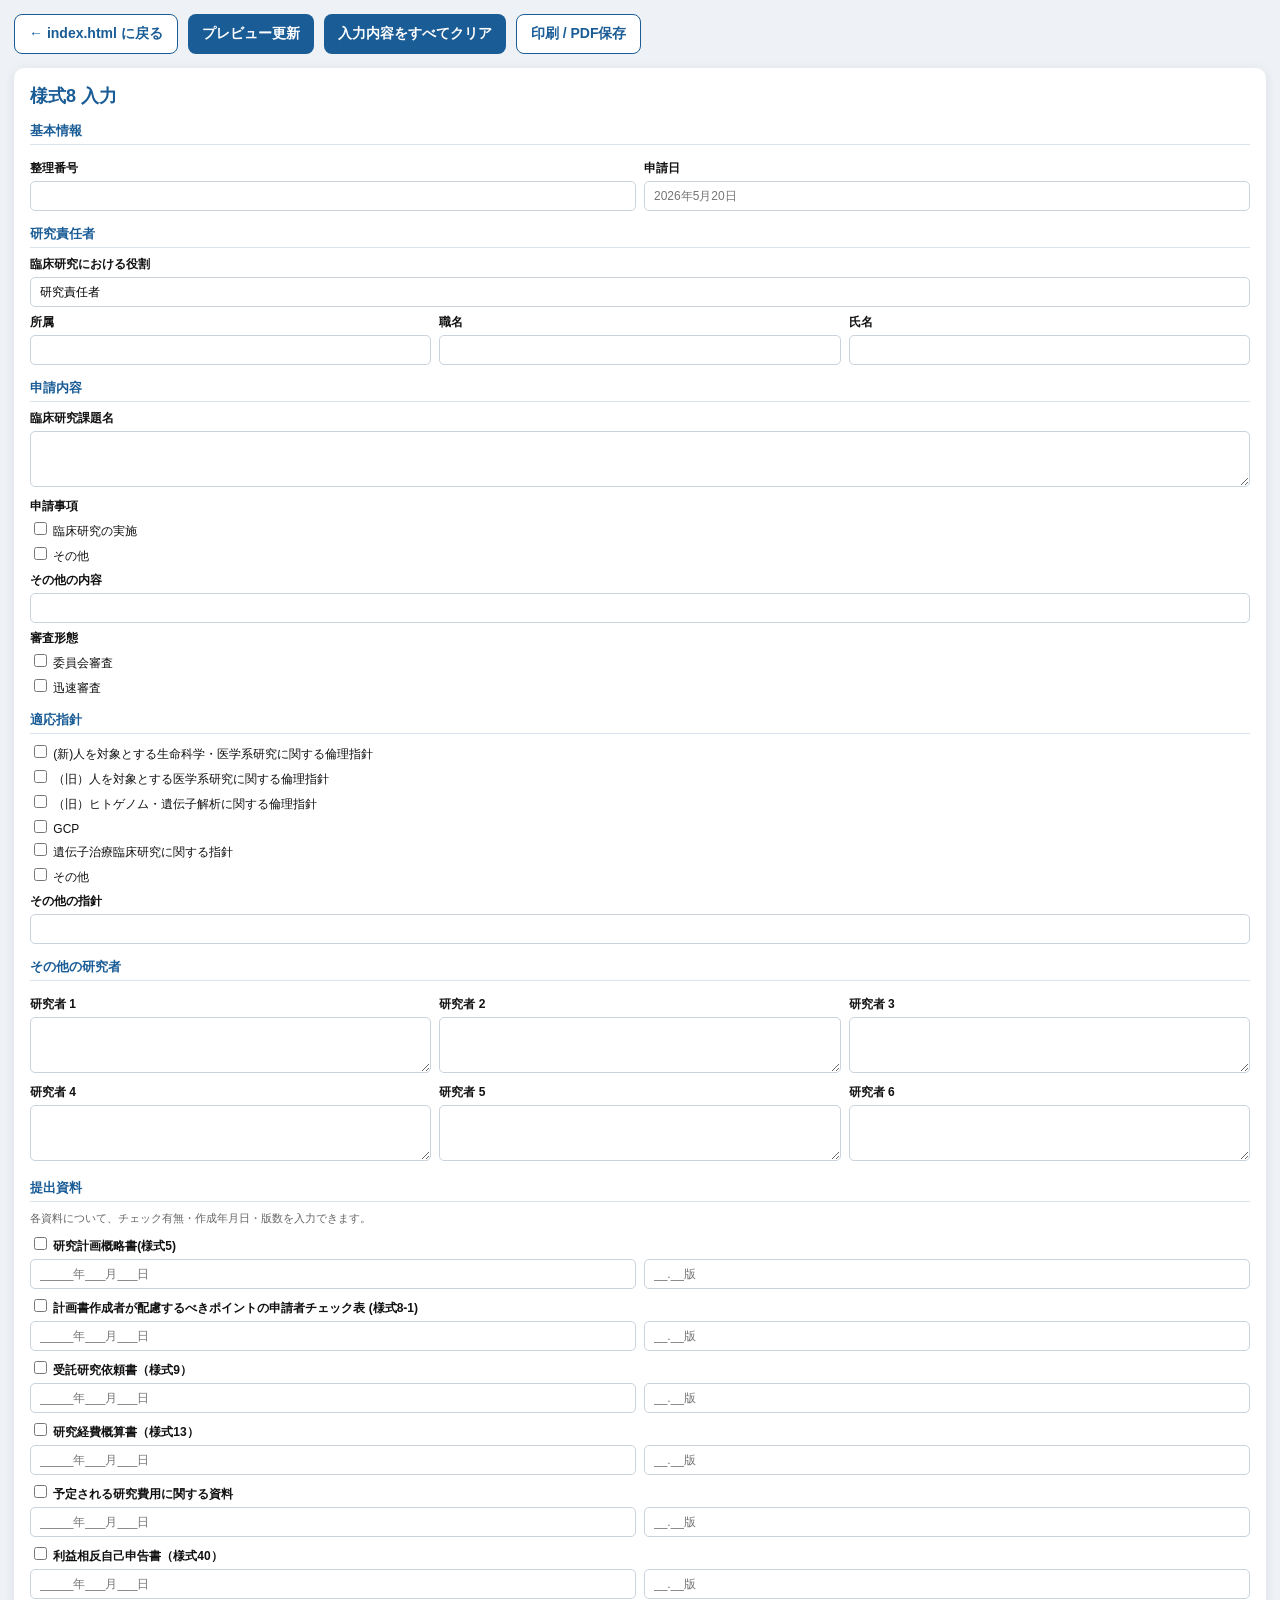
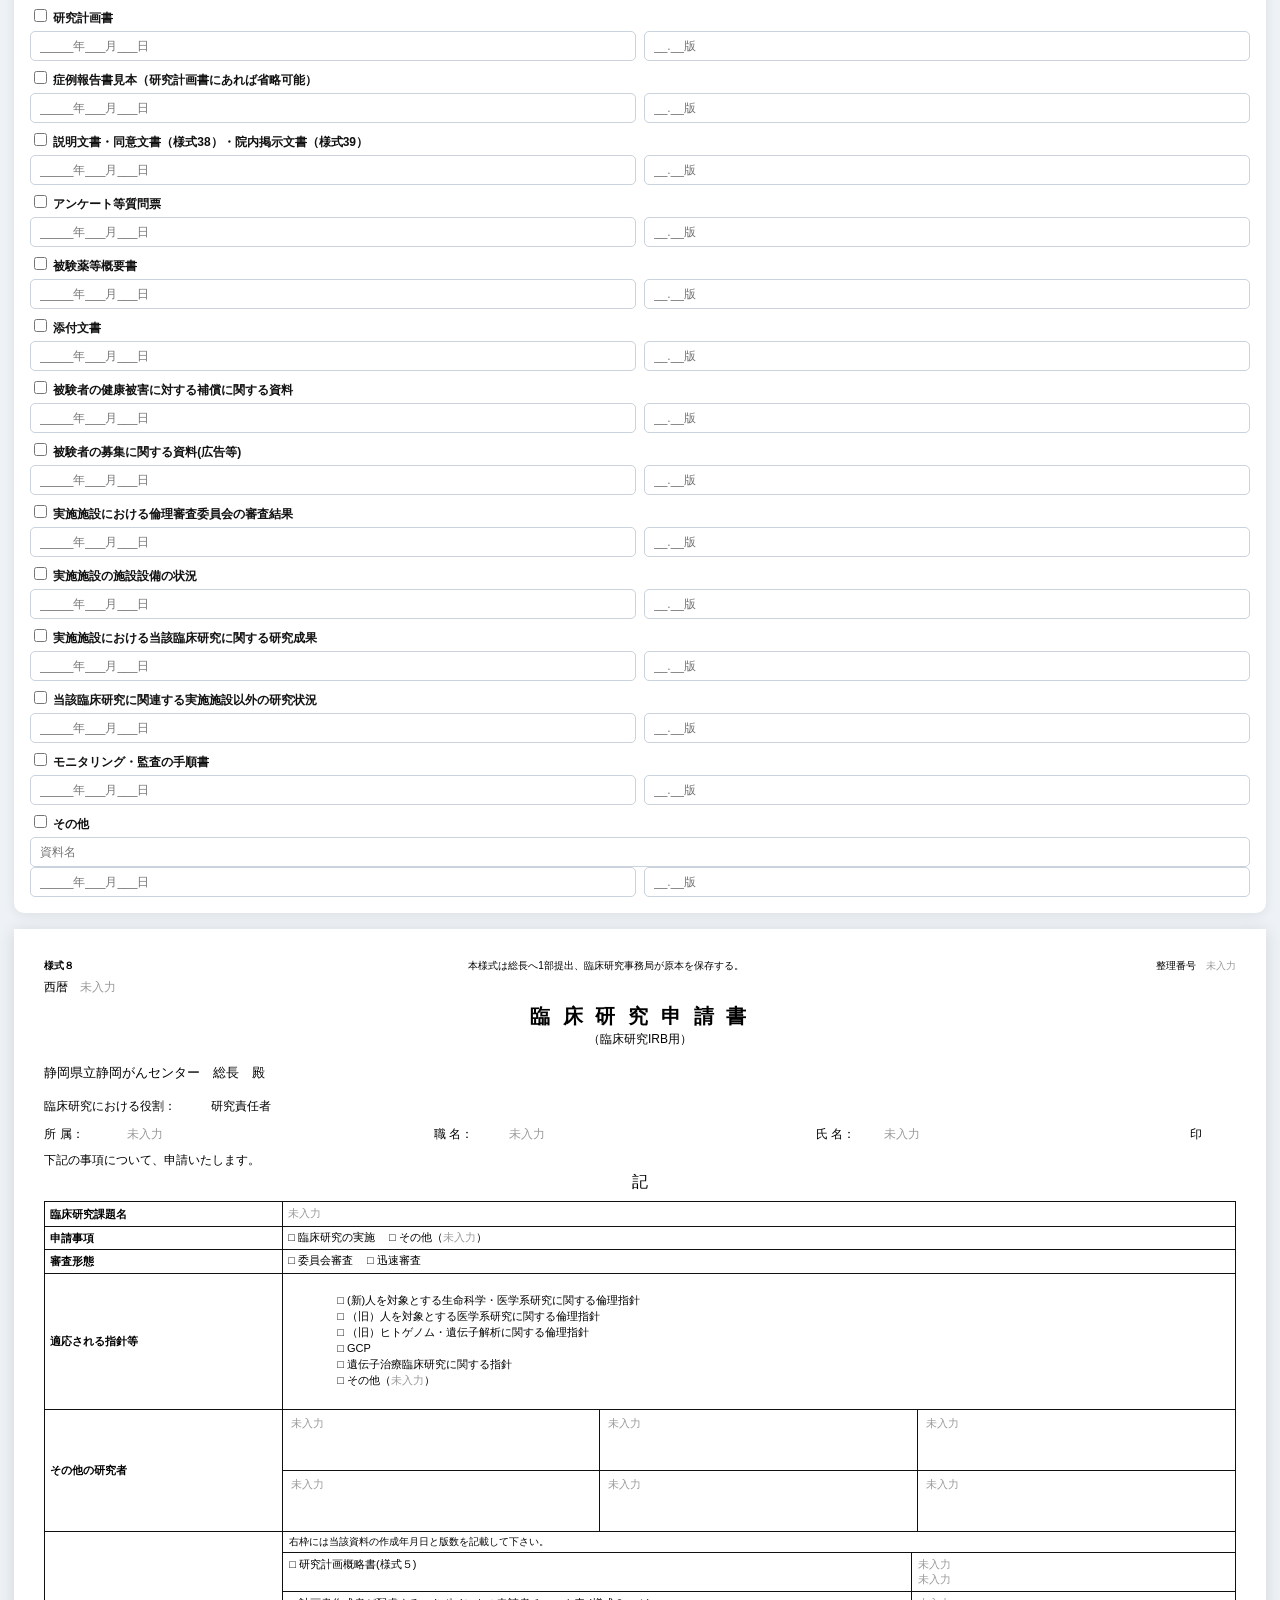
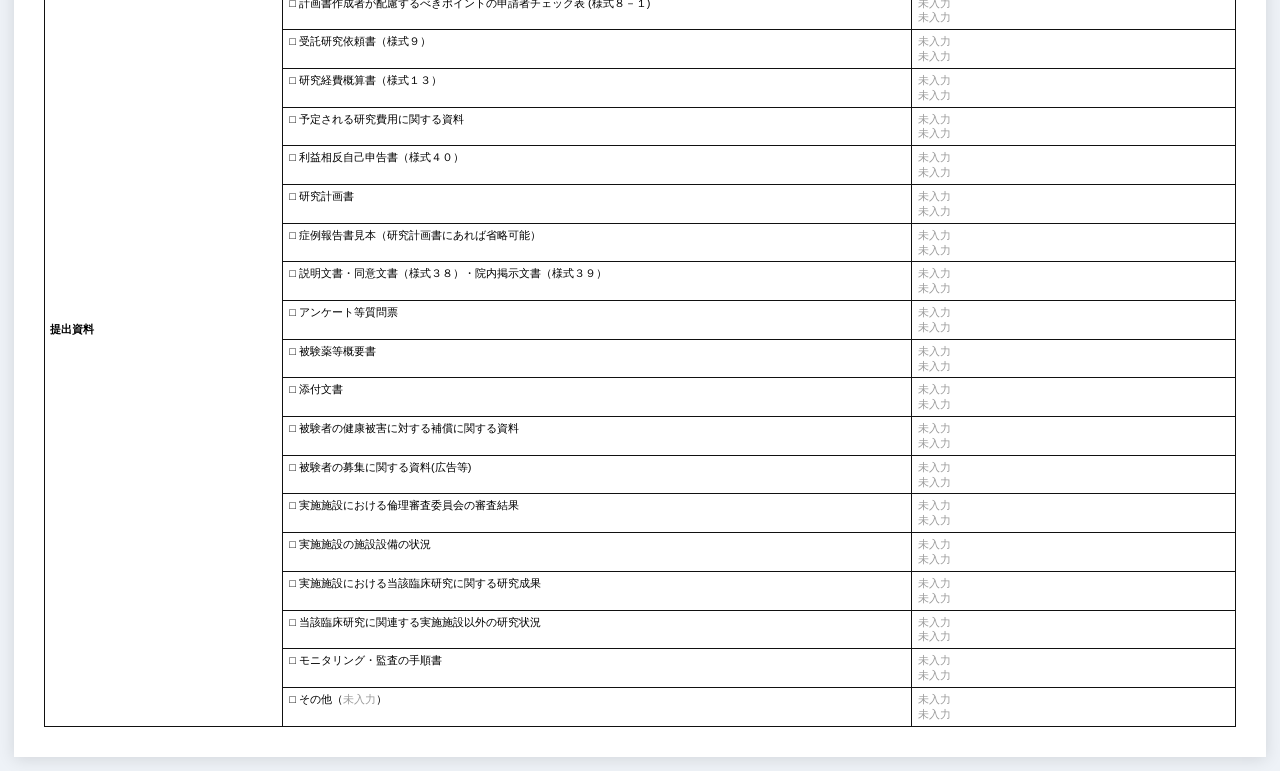
<file: form8.html>
<!DOCTYPE html>
<html lang="ja">
<head>
  <meta charset="UTF-8" />
  <meta name="viewport" content="width=device-width, initial-scale=1.0" />
  <title>様式8｜臨床研究申請書</title>
  <style>
    :root{
      --line:#111;
      --paper:#fff;
      --bg:#eef2f7;
      --text:#111;
      --sub:#666;
      --blue:#1a5c96;
    }
    *{box-sizing:border-box;}
    html,body{margin:0;padding:0;}
    body{
      font-family:"Yu Gothic","Meiryo",sans-serif;
      background:var(--bg);
      color:var(--text);
    }
    .wrap{
      max-width:1500px;
      margin:0 auto;
      padding:14px;
    }
    .topbar{
      display:flex;
      gap:10px;
      flex-wrap:wrap;
      margin-bottom:14px;
    }
    .topbar a,.topbar button{
      border:none;
      border-radius:8px;
      padding:10px 14px;
      font-size:14px;
      font-weight:700;
      cursor:pointer;
      text-decoration:none;
      background:var(--blue);
      color:#fff;
    }
    .topbar .secondary{
      background:#fff;
      color:var(--blue);
      border:1px solid var(--blue);
    }

    .layout{
      display:grid;
      grid-template-columns:360px 1fr;
      gap:16px;
      align-items:start;
    }

    .panel{
      background:#fff;
      border-radius:10px;
      box-shadow:0 2px 12px rgba(0,0,0,.08);
      padding:16px;
      position:sticky;
      top:14px;
      max-height:calc(100vh - 28px);
      overflow:auto;
    }
    .panel h2{
      font-size:18px;
      margin:0 0 10px;
      color:var(--blue);
    }
    .panel h3{
      font-size:13px;
      color:var(--blue);
      margin:14px 0 8px;
      padding-bottom:4px;
      border-bottom:1px solid #d9e4f0;
    }
    label{
      display:block;
      font-size:12px;
      font-weight:700;
      margin:7px 0 4px;
    }
    input[type="text"], input[type="date"], textarea, select{
      width:100%;
      border:1px solid #c9d2dd;
      border-radius:5px;
      padding:7px 9px;
      font-size:12px;
      font-family:inherit;
      background:#fff;
    }
    textarea{
      min-height:56px;
      resize:vertical;
      line-height:1.5;
    }
    .grid2{
      display:grid;
      grid-template-columns:1fr 1fr;
      gap:8px;
    }
    .grid3{
      display:grid;
      grid-template-columns:1fr 1fr 1fr;
      gap:8px;
    }
    .check-grid label{
      font-weight:400;
      margin:4px 0;
    }
    .small{
      font-size:11px;
      color:var(--sub);
      line-height:1.5;
    }

    .preview-area{
      display:flex;
      flex-direction:column;
      gap:16px;
    }
    .page{
      width:210mm;
      min-height:297mm;
      margin:0 auto;
      background:#fff;
      box-shadow:0 2px 16px rgba(0,0,0,.12);
      padding:8mm 8mm 8mm;
      color:#000;
    }

    .head-row{
      display:flex;
      justify-content:space-between;
      align-items:flex-start;
      font-size:10px;
      line-height:1.3;
      margin-bottom:2mm;
    }
    .head-row .left{
      width:24mm;
      text-align:left;
      font-weight:700;
    }
    .head-row .center-note{
      flex:1;
      text-align:center;
    }
    .head-row .right{
      width:42mm;
      text-align:right;
    }

    .meta-line{
      display:flex;
      justify-content:space-between;
      align-items:center;
      font-size:12px;
      margin-bottom:2mm;
    }

    .title{
      text-align:center;
      font-size:20px;
      font-weight:700;
      letter-spacing:.18em;
      margin:2mm 0 0;
      line-height:1.2;
    }
    .subtitle{
      text-align:center;
      font-size:12px;
      margin:1mm 0 4mm;
      line-height:1.2;
    }

    .to-block{
      font-size:13px;
      line-height:1.8;
      margin-bottom:3mm;
    }
    .role-row{
      display:grid;
      grid-template-columns:42mm 1fr;
      gap:2mm;
      font-size:12px;
      line-height:1.8;
      margin-bottom:2mm;
    }
    .person-row{
      display:grid;
      grid-template-columns:20mm 1fr 18mm 1fr 16mm 1fr 12mm;
      gap:2mm;
      align-items:end;
      font-size:12px;
      line-height:1.6;
      margin-bottom:2mm;
    }

    .lead-text{
      font-size:12px;
      margin:2mm 0 1mm;
    }
    .center{text-align:center;}
    .mid{vertical-align:middle !important;}
    .dense{line-height:1.2;}
    .cell-lines{
      white-space:pre-wrap;
      line-height:1.45;
    }
    .tiny{
      font-size:9.5px;
      line-height:1.25;
    }
    .placeholder{
      color:#9a9a9a;
    }

    table.form{
      width:100%;
      border-collapse:collapse;
      table-layout:fixed;
      font-size:11px;
      line-height:1.3;
      margin:0;
    }
    table.form th, table.form td{
      border:1.2px solid var(--line);
      padding:4px 5px;
      vertical-align:top;
      word-break:break-word;
    }
    table.form th{
      text-align:left;
      font-weight:700;
      background:#fff;
    }

    .researcher-grid{
      display:grid;
      grid-template-columns:1fr 1fr 1fr;
    }
    .researcher-grid > div{
      min-height:16mm;
      padding:6px 8px;
      white-space:pre-wrap;
      line-height:1.4;
      border-right:1.2px solid var(--line);
      border-bottom:1.2px solid var(--line);
    }
    .researcher-grid > div:nth-child(3n){
      border-right:none;
    }
    .researcher-grid > div:nth-child(n+4){
      border-bottom:none;
    }

    .material-row{
      display:grid;
      grid-template-columns:1fr 34%;
      border-bottom:1.2px solid var(--line);
    }
    .material-row > div{
      min-height:26px;
    }
    .material-row > div:first-child{
      padding:4px 6px;
      line-height:1.35;
    }
    .material-row > div:last-child{
      border-left:1.2px solid var(--line);
      padding:4px 6px;
      line-height:1.35;
      white-space:pre-wrap;
    }

    @page{
      size:A4;
      margin:8mm;
    }

    @media (max-width:1300px){
      .layout{grid-template-columns:1fr;}
      .panel{position:static; max-height:none;}
      .page{width:100%; min-height:auto;}
    }

    @media print{
      body{background:#fff;}
      .topbar,.panel{display:none;}
      .wrap{max-width:none;padding:0;}
      .preview-area{gap:0;}
      .page{
        width:210mm;
        min-height:297mm;
        box-shadow:none;
        margin:0 auto;
        page-break-after:always;
        break-after:page;
      }
    }
  </style>
</head>
<body>
  <div class="wrap">
    <div class="topbar">
      <a href="index.html" class="secondary">← index.html に戻る</a>
      <button type="button" onclick="updatePreview()">プレビュー更新</button>
      <button type="button" onclick="clearForm8All()">入力内容をすべてクリア</button>
      <button type="button" class="secondary" onclick="window.print()">印刷 / PDF保存</button>
    </div>

    <div class="layout">
      <div class="panel">
        <h2>様式8 入力</h2>

        <h3>基本情報</h3>
        <div class="grid2">
          <div>
            <label for="recordNo">整理番号</label>
            <input type="text" id="recordNo">
          </div>
          <div>
            <label for="applyDate">申請日</label>
            <input type="text" id="applyDate" placeholder="2026年5月20日">
          </div>
        </div>

        <h3>研究責任者</h3>
        <label for="role">臨床研究における役割</label>
        <input type="text" id="role" value="研究責任者">

        <div class="grid3">
          <div>
            <label for="responsibleDept">所属</label>
            <input type="text" id="responsibleDept">
          </div>
          <div>
            <label for="responsibleTitle">職名</label>
            <input type="text" id="responsibleTitle">
          </div>
          <div>
            <label for="responsibleName">氏名</label>
            <input type="text" id="responsibleName">
          </div>
        </div>

        <h3>申請内容</h3>
        <label for="theme">臨床研究課題名</label>
        <textarea id="theme"></textarea>

        <label>申請事項</label>
        <div class="check-grid">
          <label><input type="checkbox" id="apply_clinical"> 臨床研究の実施</label>
          <label><input type="checkbox" id="apply_other"> その他</label>
        </div>
        <label for="applyOtherText">その他の内容</label>
        <input type="text" id="applyOtherText">

        <label>審査形態</label>
        <div class="check-grid">
          <label><input type="checkbox" id="review_committee"> 委員会審査</label>
          <label><input type="checkbox" id="review_expedited"> 迅速審査</label>
        </div>

        <h3>適応指針</h3>
        <div class="check-grid">
          <label><input type="checkbox" id="gl_new_life"> (新)人を対象とする生命科学・医学系研究に関する倫理指針</label>
          <label><input type="checkbox" id="gl_old_medical"> （旧）人を対象とする医学系研究に関する倫理指針</label>
          <label><input type="checkbox" id="gl_old_genome"> （旧）ヒトゲノム・遺伝子解析に関する倫理指針</label>
          <label><input type="checkbox" id="gl_gcp"> GCP</label>
          <label><input type="checkbox" id="gl_gene_therapy"> 遺伝子治療臨床研究に関する指針</label>
          <label><input type="checkbox" id="gl_other"> その他</label>
        </div>
        <label for="glOtherText">その他の指針</label>
        <input type="text" id="glOtherText">

        <h3>その他の研究者</h3>
        <div class="grid3">
          <div>
            <label for="otherResearcher1">研究者 1</label>
            <textarea id="otherResearcher1"></textarea>
          </div>
          <div>
            <label for="otherResearcher2">研究者 2</label>
            <textarea id="otherResearcher2"></textarea>
          </div>
          <div>
            <label for="otherResearcher3">研究者 3</label>
            <textarea id="otherResearcher3"></textarea>
          </div>
        </div>
        <div class="grid3">
          <div>
            <label for="otherResearcher4">研究者 4</label>
            <textarea id="otherResearcher4"></textarea>
          </div>
          <div>
            <label for="otherResearcher5">研究者 5</label>
            <textarea id="otherResearcher5"></textarea>
          </div>
          <div>
            <label for="otherResearcher6">研究者 6</label>
            <textarea id="otherResearcher6"></textarea>
          </div>
        </div>

        <h3>提出資料</h3>
        <div class="small">各資料について、チェック有無・作成年月日・版数を入力できます。</div>

        <label><input type="checkbox" id="m1_check"> 研究計画概略書(様式5)</label>
        <div class="grid2">
          <input type="text" id="m1_date" placeholder="_____年___月___日">
          <input type="text" id="m1_ver" placeholder="__.__版">
        </div>

        <label><input type="checkbox" id="m2_check"> 計画書作成者が配慮するべきポイントの申請者チェック表 (様式8-1)</label>
        <div class="grid2">
          <input type="text" id="m2_date" placeholder="_____年___月___日">
          <input type="text" id="m2_ver" placeholder="__.__版">
        </div>

        <label><input type="checkbox" id="m3_check"> 受託研究依頼書（様式9）</label>
        <div class="grid2">
          <input type="text" id="m3_date" placeholder="_____年___月___日">
          <input type="text" id="m3_ver" placeholder="__.__版">
        </div>

        <label><input type="checkbox" id="m4_check"> 研究経費概算書（様式13）</label>
        <div class="grid2">
          <input type="text" id="m4_date" placeholder="_____年___月___日">
          <input type="text" id="m4_ver" placeholder="__.__版">
        </div>

        <label><input type="checkbox" id="m5_check"> 予定される研究費用に関する資料</label>
        <div class="grid2">
          <input type="text" id="m5_date" placeholder="_____年___月___日">
          <input type="text" id="m5_ver" placeholder="__.__版">
        </div>

        <label><input type="checkbox" id="m6_check"> 利益相反自己申告書（様式40）</label>
        <div class="grid2">
          <input type="text" id="m6_date" placeholder="_____年___月___日">
          <input type="text" id="m6_ver" placeholder="__.__版">
        </div>

        <label><input type="checkbox" id="m7_check"> 研究計画書</label>
        <div class="grid2">
          <input type="text" id="m7_date" placeholder="_____年___月___日">
          <input type="text" id="m7_ver" placeholder="__.__版">
        </div>

        <label><input type="checkbox" id="m8_check"> 症例報告書見本（研究計画書にあれば省略可能）</label>
        <div class="grid2">
          <input type="text" id="m8_date" placeholder="_____年___月___日">
          <input type="text" id="m8_ver" placeholder="__.__版">
        </div>

        <label><input type="checkbox" id="m9_check"> 説明文書・同意文書（様式38）・院内掲示文書（様式39）</label>
        <div class="grid2">
          <input type="text" id="m9_date" placeholder="_____年___月___日">
          <input type="text" id="m9_ver" placeholder="__.__版">
        </div>

        <label><input type="checkbox" id="m10_check"> アンケート等質問票</label>
        <div class="grid2">
          <input type="text" id="m10_date" placeholder="_____年___月___日">
          <input type="text" id="m10_ver" placeholder="__.__版">
        </div>

        <label><input type="checkbox" id="m11_check"> 被験薬等概要書</label>
        <div class="grid2">
          <input type="text" id="m11_date" placeholder="_____年___月___日">
          <input type="text" id="m11_ver" placeholder="__.__版">
        </div>

        <label><input type="checkbox" id="m12_check"> 添付文書</label>
        <div class="grid2">
          <input type="text" id="m12_date" placeholder="_____年___月___日">
          <input type="text" id="m12_ver" placeholder="__.__版">
        </div>

        <label><input type="checkbox" id="m13_check"> 被験者の健康被害に対する補償に関する資料</label>
        <div class="grid2">
          <input type="text" id="m13_date" placeholder="_____年___月___日">
          <input type="text" id="m13_ver" placeholder="__.__版">
        </div>

        <label><input type="checkbox" id="m14_check"> 被験者の募集に関する資料(広告等)</label>
        <div class="grid2">
          <input type="text" id="m14_date" placeholder="_____年___月___日">
          <input type="text" id="m14_ver" placeholder="__.__版">
        </div>

        <label><input type="checkbox" id="m15_check"> 実施施設における倫理審査委員会の審査結果</label>
        <div class="grid2">
          <input type="text" id="m15_date" placeholder="_____年___月___日">
          <input type="text" id="m15_ver" placeholder="__.__版">
        </div>

        <label><input type="checkbox" id="m16_check"> 実施施設の施設設備の状況</label>
        <div class="grid2">
          <input type="text" id="m16_date" placeholder="_____年___月___日">
          <input type="text" id="m16_ver" placeholder="__.__版">
        </div>

        <label><input type="checkbox" id="m17_check"> 実施施設における当該臨床研究に関する研究成果</label>
        <div class="grid2">
          <input type="text" id="m17_date" placeholder="_____年___月___日">
          <input type="text" id="m17_ver" placeholder="__.__版">
        </div>

        <label><input type="checkbox" id="m18_check"> 当該臨床研究に関連する実施施設以外の研究状況</label>
        <div class="grid2">
          <input type="text" id="m18_date" placeholder="_____年___月___日">
          <input type="text" id="m18_ver" placeholder="__.__版">
        </div>

        <label><input type="checkbox" id="m19_check"> モニタリング・監査の手順書</label>
        <div class="grid2">
          <input type="text" id="m19_date" placeholder="_____年___月___日">
          <input type="text" id="m19_ver" placeholder="__.__版">
        </div>

        <label><input type="checkbox" id="m20_check"> その他</label>
        <input type="text" id="m20_name" placeholder="資料名">
        <div class="grid2">
          <input type="text" id="m20_date" placeholder="_____年___月___日">
          <input type="text" id="m20_ver" placeholder="__.__版">
        </div>
      </div>

      <div class="preview-area">
        <div class="page">
          <div class="head-row">
            <div class="left">様式８</div>
            <div class="center-note">本様式は総長へ1部提出、臨床研究事務局が原本を保存する。</div>
            <div class="right">整理番号　<span id="out-recordNo" class="placeholder">未入力</span></div>
          </div>

          <div class="meta-line">
            <div>西暦　<span id="out-applyDate" class="placeholder">未入力</span></div>
          </div>

          <div class="title">臨 床 研 究 申 請 書</div>
          <div class="subtitle">（臨床研究IRB用）</div>

          <div class="to-block">静岡県立静岡がんセンター　総長　殿</div>

          <div class="role-row">
            <div>臨床研究における役割：</div>
            <div><span id="out-role" class="placeholder">未入力</span></div>
          </div>

          <div class="person-row">
            <div>所 属：</div>
            <div><span id="out-responsibleDept" class="placeholder">未入力</span></div>
            <div>職 名：</div>
            <div><span id="out-responsibleTitle" class="placeholder">未入力</span></div>
            <div>氏 名：</div>
            <div><span id="out-responsibleName" class="placeholder">未入力</span></div>
            <div>印</div>
          </div>

          <div class="lead-text">下記の事項について、申請いたします。</div>
          <div class="center" style="margin-bottom:2mm;">記</div>

          <table class="form">
            <colgroup>
              <col style="width:20%">
              <col style="width:80%">
            </colgroup>

            <tr>
              <th class="mid">臨床研究課題名</th>
              <td id="out-theme" class="cell-lines placeholder">未入力</td>
            </tr>

            <tr>
              <th class="mid">申請事項</th>
              <td class="dense">
                <span id="mk-apply_clinical">□</span> 臨床研究の実施　
                <span id="mk-apply_other">□</span> その他（<span id="out-applyOtherText" class="placeholder">未入力</span>）
              </td>
            </tr>

            <tr>
              <th class="mid">審査形態</th>
              <td class="dense">
                <span id="mk-review_committee">□</span> 委員会審査　
                <span id="mk-review_expedited">□</span> 迅速審査
              </td>
            </tr>

            <tr>
              <th class="mid">適応される指針等</th>
              <td class="dense cell-lines">
                <span id="mk-gl_new_life">□</span> (新)人を対象とする生命科学・医学系研究に関する倫理指針
                <span id="mk-gl_old_medical">□</span> （旧）人を対象とする医学系研究に関する倫理指針
                <span id="mk-gl_old_genome">□</span> （旧）ヒトゲノム・遺伝子解析に関する倫理指針
                <span id="mk-gl_gcp">□</span> GCP
                <span id="mk-gl_gene_therapy">□</span> 遺伝子治療臨床研究に関する指針
                <span id="mk-gl_other">□</span> その他（<span id="out-glOtherText" class="placeholder">未入力</span>）
              </td>
            </tr>

            <tr>
              <th class="mid">その他の研究者</th>
              <td style="padding:0;">
                <div class="researcher-grid">
                  <div id="out-otherResearcher1" class="placeholder">未入力</div>
                  <div id="out-otherResearcher2" class="placeholder">未入力</div>
                  <div id="out-otherResearcher3" class="placeholder">未入力</div>
                  <div id="out-otherResearcher4" class="placeholder">未入力</div>
                  <div id="out-otherResearcher5" class="placeholder">未入力</div>
                  <div id="out-otherResearcher6" class="placeholder">未入力</div>
                </div>
              </td>
            </tr>

            <tr>
              <th class="mid">提出資料</th>
              <td style="padding:0;">
                <div style="border-bottom:1.2px solid #111; padding:4px 6px;" class="tiny">
                  右枠には当該資料の作成年月日と版数を記載して下さい。
                </div>

                <div class="material-row">
                  <div><span id="mk-m1_check">□</span> 研究計画概略書(様式５)</div>
                  <div><span id="out-m1_date" class="placeholder">未入力</span><br><span id="out-m1_ver" class="placeholder">未入力</span></div>
                </div>
                <div class="material-row">
                  <div><span id="mk-m2_check">□</span> 計画書作成者が配慮するべきポイントの申請者チェック表 (様式８－１)</div>
                  <div><span id="out-m2_date" class="placeholder">未入力</span><br><span id="out-m2_ver" class="placeholder">未入力</span></div>
                </div>
                <div class="material-row">
                  <div><span id="mk-m3_check">□</span> 受託研究依頼書（様式９）</div>
                  <div><span id="out-m3_date" class="placeholder">未入力</span><br><span id="out-m3_ver" class="placeholder">未入力</span></div>
                </div>
                <div class="material-row">
                  <div><span id="mk-m4_check">□</span> 研究経費概算書（様式１３）</div>
                  <div><span id="out-m4_date" class="placeholder">未入力</span><br><span id="out-m4_ver" class="placeholder">未入力</span></div>
                </div>
                <div class="material-row">
                  <div><span id="mk-m5_check">□</span> 予定される研究費用に関する資料</div>
                  <div><span id="out-m5_date" class="placeholder">未入力</span><br><span id="out-m5_ver" class="placeholder">未入力</span></div>
                </div>
                <div class="material-row">
                  <div><span id="mk-m6_check">□</span> 利益相反自己申告書（様式４０）</div>
                  <div><span id="out-m6_date" class="placeholder">未入力</span><br><span id="out-m6_ver" class="placeholder">未入力</span></div>
                </div>
                <div class="material-row">
                  <div><span id="mk-m7_check">□</span> 研究計画書</div>
                  <div><span id="out-m7_date" class="placeholder">未入力</span><br><span id="out-m7_ver" class="placeholder">未入力</span></div>
                </div>
                <div class="material-row">
                  <div><span id="mk-m8_check">□</span> 症例報告書見本（研究計画書にあれば省略可能）</div>
                  <div><span id="out-m8_date" class="placeholder">未入力</span><br><span id="out-m8_ver" class="placeholder">未入力</span></div>
                </div>
                <div class="material-row">
                  <div><span id="mk-m9_check">□</span> 説明文書・同意文書（様式３８）・院内掲示文書（様式３９）</div>
                  <div><span id="out-m9_date" class="placeholder">未入力</span><br><span id="out-m9_ver" class="placeholder">未入力</span></div>
                </div>
                <div class="material-row">
                  <div><span id="mk-m10_check">□</span> アンケート等質問票</div>
                  <div><span id="out-m10_date" class="placeholder">未入力</span><br><span id="out-m10_ver" class="placeholder">未入力</span></div>
                </div>
                <div class="material-row">
                  <div><span id="mk-m11_check">□</span> 被験薬等概要書</div>
                  <div><span id="out-m11_date" class="placeholder">未入力</span><br><span id="out-m11_ver" class="placeholder">未入力</span></div>
                </div>
                <div class="material-row">
                  <div><span id="mk-m12_check">□</span> 添付文書</div>
                  <div><span id="out-m12_date" class="placeholder">未入力</span><br><span id="out-m12_ver" class="placeholder">未入力</span></div>
                </div>
                <div class="material-row">
                  <div><span id="mk-m13_check">□</span> 被験者の健康被害に対する補償に関する資料</div>
                  <div><span id="out-m13_date" class="placeholder">未入力</span><br><span id="out-m13_ver" class="placeholder">未入力</span></div>
                </div>
                <div class="material-row">
                  <div><span id="mk-m14_check">□</span> 被験者の募集に関する資料(広告等)</div>
                  <div><span id="out-m14_date" class="placeholder">未入力</span><br><span id="out-m14_ver" class="placeholder">未入力</span></div>
                </div>
                <div class="material-row">
                  <div><span id="mk-m15_check">□</span> 実施施設における倫理審査委員会の審査結果</div>
                  <div><span id="out-m15_date" class="placeholder">未入力</span><br><span id="out-m15_ver" class="placeholder">未入力</span></div>
                </div>
                <div class="material-row">
                  <div><span id="mk-m16_check">□</span> 実施施設の施設設備の状況</div>
                  <div><span id="out-m16_date" class="placeholder">未入力</span><br><span id="out-m16_ver" class="placeholder">未入力</span></div>
                </div>
                <div class="material-row">
                  <div><span id="mk-m17_check">□</span> 実施施設における当該臨床研究に関する研究成果</div>
                  <div><span id="out-m17_date" class="placeholder">未入力</span><br><span id="out-m17_ver" class="placeholder">未入力</span></div>
                </div>
                <div class="material-row">
                  <div><span id="mk-m18_check">□</span> 当該臨床研究に関連する実施施設以外の研究状況</div>
                  <div><span id="out-m18_date" class="placeholder">未入力</span><br><span id="out-m18_ver" class="placeholder">未入力</span></div>
                </div>
                <div class="material-row">
                  <div><span id="mk-m19_check">□</span> モニタリング・監査の手順書</div>
                  <div><span id="out-m19_date" class="placeholder">未入力</span><br><span id="out-m19_ver" class="placeholder">未入力</span></div>
                </div>
                <div class="material-row" style="border-bottom:none;">
                  <div><span id="mk-m20_check">□</span> その他（<span id="out-m20_name" class="placeholder">未入力</span>）</div>
                  <div><span id="out-m20_date" class="placeholder">未入力</span><br><span id="out-m20_ver" class="placeholder">未入力</span></div>
                </div>
              </td>
            </tr>
          </table>
        </div>
      </div>
    </div>
  </div>

  <script>
    const FORM8_STORAGE_KEY = 'form8DraftData';
    const IDEA_STORAGE_KEY = 'researchIdeaFormData';
    let isClearingForm8 = false;
    const materialIds = Array.from({length:20}, (_,i)=>i+1);

    function getEl(id){
      return document.getElementById(id);
    }

    function getVal(id){
      const el = getEl(id);
      return el ? el.value.trim() : '';
    }

    function setVal(id, value){
      const el = getEl(id);
      if(!el) return;
      el.value = value ?? '';
    }

    function setChecked(id, checked){
      const el = getEl(id);
      if(!el) return;
      el.checked = !!checked;
    }

    function setOutput(id, value){
      const el = getEl(id);
      if(!el) return;
      if(value){
        el.textContent = value;
        el.classList.remove('placeholder');
      }else{
        el.textContent = '未入力';
        el.classList.add('placeholder');
      }
    }

    function setMark(inputId, markId){
      const input = getEl(inputId);
      const mark = getEl(markId);
      if(!input || !mark) return;
      mark.textContent = input.checked ? '■' : '□';
    }

    function loadSavedIdeaData(){
      try{
        const raw = localStorage.getItem(IDEA_STORAGE_KEY);
        if(!raw) return null;
        return JSON.parse(raw);
      }catch(e){
        console.error('researchIdeaFormData parse error:', e);
        return null;
      }
    }

    function loadForm8Draft(){
      try{
        const raw = localStorage.getItem(FORM8_STORAGE_KEY);
        if(!raw) return null;
        return JSON.parse(raw);
      }catch(e){
        console.error('form8DraftData parse error:', e);
        return null;
      }
    }

    function applyValues(data){
      if(!data) return;
      document.querySelectorAll('input, textarea, select').forEach(el => {
        if(!el.id) return;
        if(el.type === 'checkbox'){
          if(typeof data[el.id] === 'boolean') el.checked = data[el.id];
        }else if(data[el.id] !== undefined && data[el.id] !== null){
          el.value = data[el.id];
        }
      });
    }

    function inferAndApplyFromIdea(data){
      if(!data) return;

      if(!getVal('theme') && data.theme) setVal('theme', data.theme);
      if(!getVal('responsibleDept') && data.department) setVal('responsibleDept', data.department);
      if(!getVal('responsibleTitle') && data.position) setVal('responsibleTitle', data.position);
      if(!getVal('responsibleName') && data.name) setVal('responsibleName', data.name);

      if (
        !getVal('otherResearcher1') &&
        !getVal('otherResearcher2') &&
        !getVal('otherResearcher3') &&
        !getVal('otherResearcher4') &&
        !getVal('otherResearcher5') &&
        !getVal('otherResearcher6') &&
        Array.isArray(data.members) &&
        data.members.length
      ) {
        const lines = data.members.map(m => {
          const a = m.name || '';
          const b = m.affiliation || '';
          const c = m.role || '';
          return [a,b,c].filter(Boolean).join(' / ');
        }).filter(Boolean);

        lines.slice(0, 6).forEach((line, idx) => {
          setVal(`otherResearcher${idx + 1}`, line);
        });
      }

      if(data.researchType){
        if(data.researchType.includes('治験')){
          setChecked('gl_gcp', true);
        }else if(data.researchType.includes('遺伝子治療')){
          setChecked('gl_gene_therapy', true);
        }else{
          setChecked('gl_new_life', true);
        }
      }else{
        setChecked('gl_new_life', true);
      }

      if(!getVal('role')) setVal('role', '研究責任者');

      if(!getVal('applyDate')){
        const now = new Date();
        setVal('applyDate', `${now.getFullYear()}年${now.getMonth()+1}月${now.getDate()}日`);
      }

      if(!getEl('apply_clinical').checked && !getEl('apply_other').checked){
        setChecked('apply_clinical', true);
      }

      if(!getEl('review_committee').checked && !getEl('review_expedited').checked){
        if(data.invasiveness === 'none' && data.intervention === 'no'){
          setChecked('review_expedited', true);
        }else{
          setChecked('review_committee', true);
        }
      }

      if(!getEl('m1_check').checked) setChecked('m1_check', true);
      if(!getEl('m2_check').checked) setChecked('m2_check', true);
    }

    function collectForm8Data(){
      const data = {};
      document.querySelectorAll('input, textarea, select').forEach(el => {
        if(!el.id) return;
        if(el.type === 'checkbox'){
          data[el.id] = el.checked;
        }else{
          data[el.id] = el.value;
        }
      });
      data.savedAt = new Date().toISOString();
      return data;
    }

    function saveForm8Draft(){
      if(isClearingForm8) return;
      try{
        localStorage.setItem(FORM8_STORAGE_KEY, JSON.stringify(collectForm8Data()));
      }catch(e){
        console.error('form8DraftData save error:', e);
      }
    }

    function clearForm8All(){
      const ok = confirm('様式8に入力した内容をすべてクリアします。よろしいですか？');
      if(!ok) return;

      isClearingForm8 = true;

      document.querySelectorAll('input, textarea, select').forEach(el => {
        if(!el.id) return;
        if(el.type === 'checkbox'){
          el.checked = false;
        }else if(el.tagName === 'SELECT'){
          el.selectedIndex = 0;
        }else{
          el.value = '';
        }
      });

      localStorage.removeItem(FORM8_STORAGE_KEY);
      updatePreview();

      isClearingForm8 = false;
    }

    function updatePreview(){
      const textIds = [
        'recordNo','applyDate','role','responsibleDept','responsibleTitle','responsibleName',
        'theme','applyOtherText','glOtherText','m20_name',
        'otherResearcher1','otherResearcher2','otherResearcher3',
        'otherResearcher4','otherResearcher5','otherResearcher6'
      ];

      textIds.forEach(id => setOutput('out-' + id, getVal(id)));

      const checkPairs = [
        ['apply_clinical','mk-apply_clinical'],
        ['apply_other','mk-apply_other'],
        ['review_committee','mk-review_committee'],
        ['review_expedited','mk-review_expedited'],
        ['gl_new_life','mk-gl_new_life'],
        ['gl_old_medical','mk-gl_old_medical'],
        ['gl_old_genome','mk-gl_old_genome'],
        ['gl_gcp','mk-gl_gcp'],
        ['gl_gene_therapy','mk-gl_gene_therapy'],
        ['gl_other','mk-gl_other']
      ];
      checkPairs.forEach(([a,b]) => setMark(a,b));

      materialIds.forEach(i => {
        setMark(`m${i}_check`, `mk-m${i}_check`);
        setOutput(`out-m${i}_date`, getVal(`m${i}_date`));
        setOutput(`out-m${i}_ver`, getVal(`m${i}_ver`));
      });

      saveForm8Draft();
    }

    function initForm8(){
      const draft = loadForm8Draft();
      if(draft) applyValues(draft);

      const idea = loadSavedIdeaData();
      if(idea) inferAndApplyFromIdea(idea);

      updatePreview();
    }

    document.querySelectorAll('input, textarea, select').forEach(el => {
      el.addEventListener('input', updatePreview);
      el.addEventListener('change', updatePreview);
    });

    initForm8();
  </script>
</body>
</html>
</file>
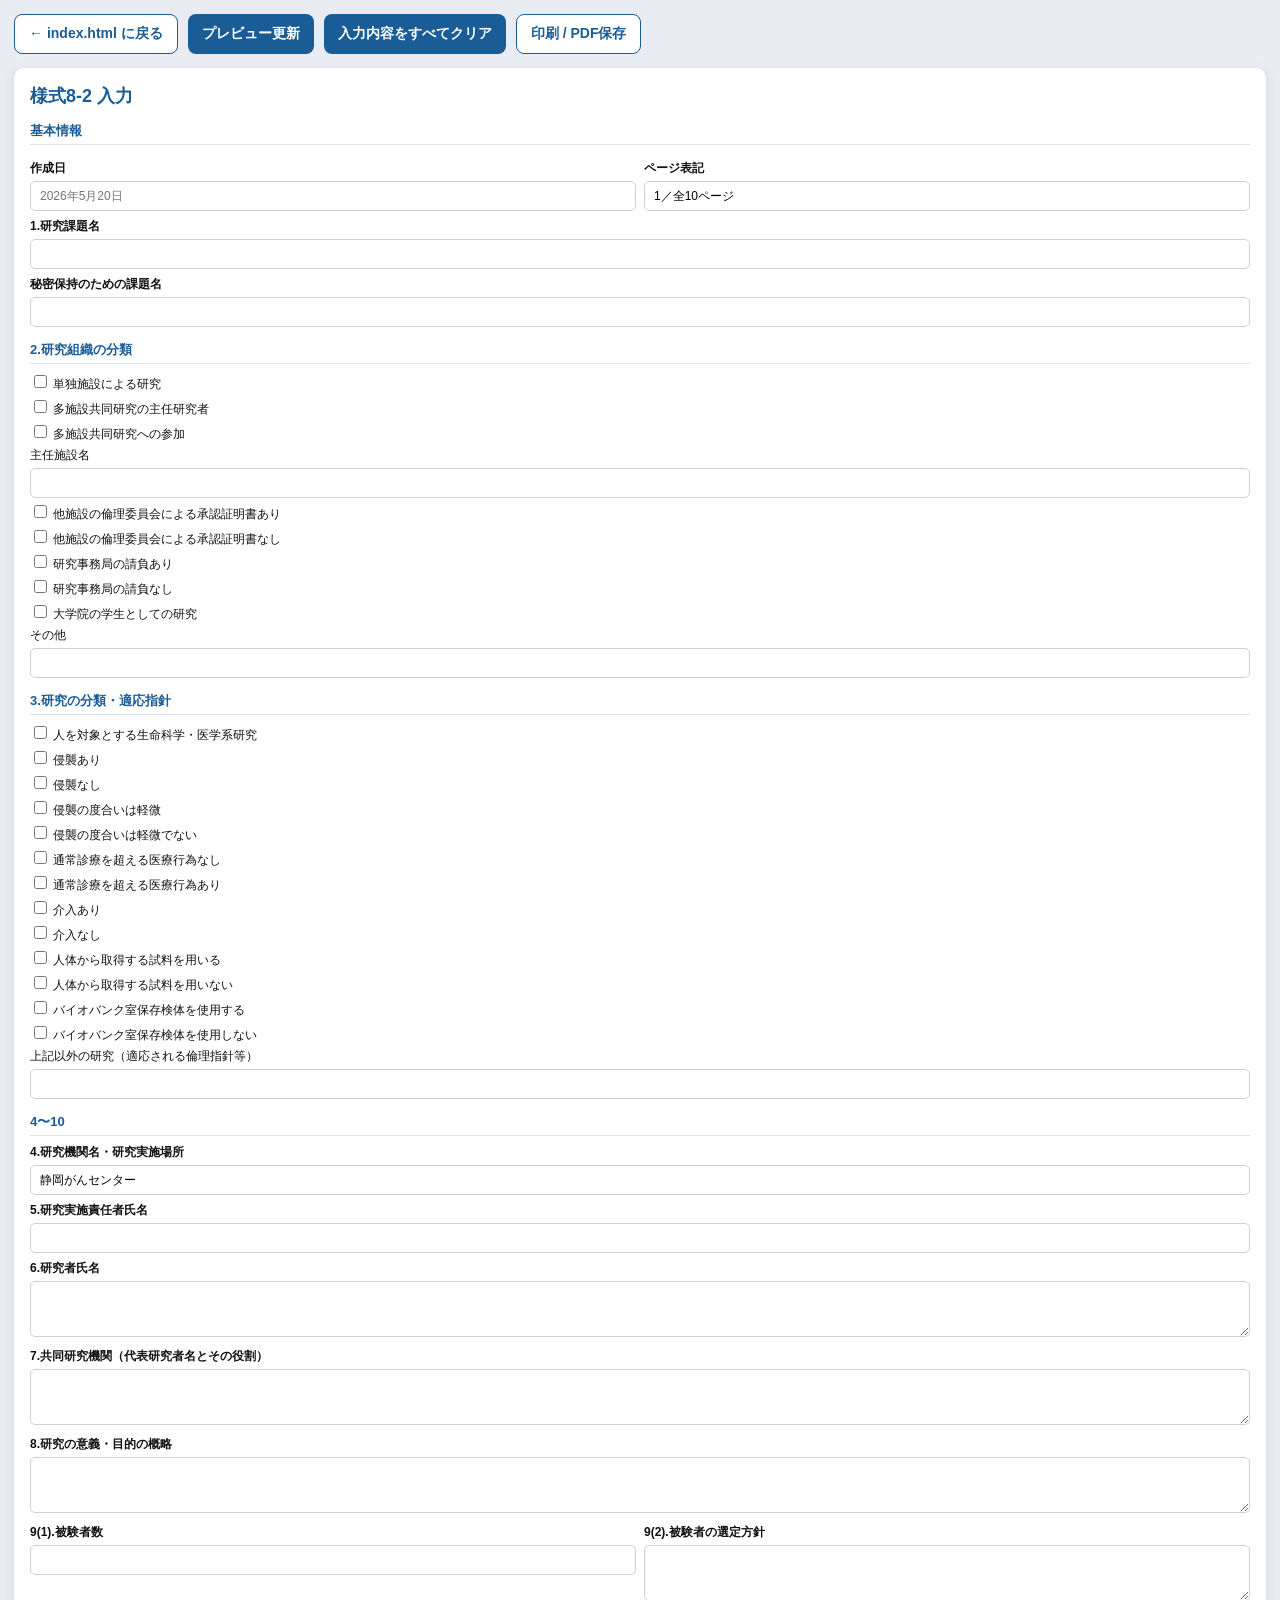
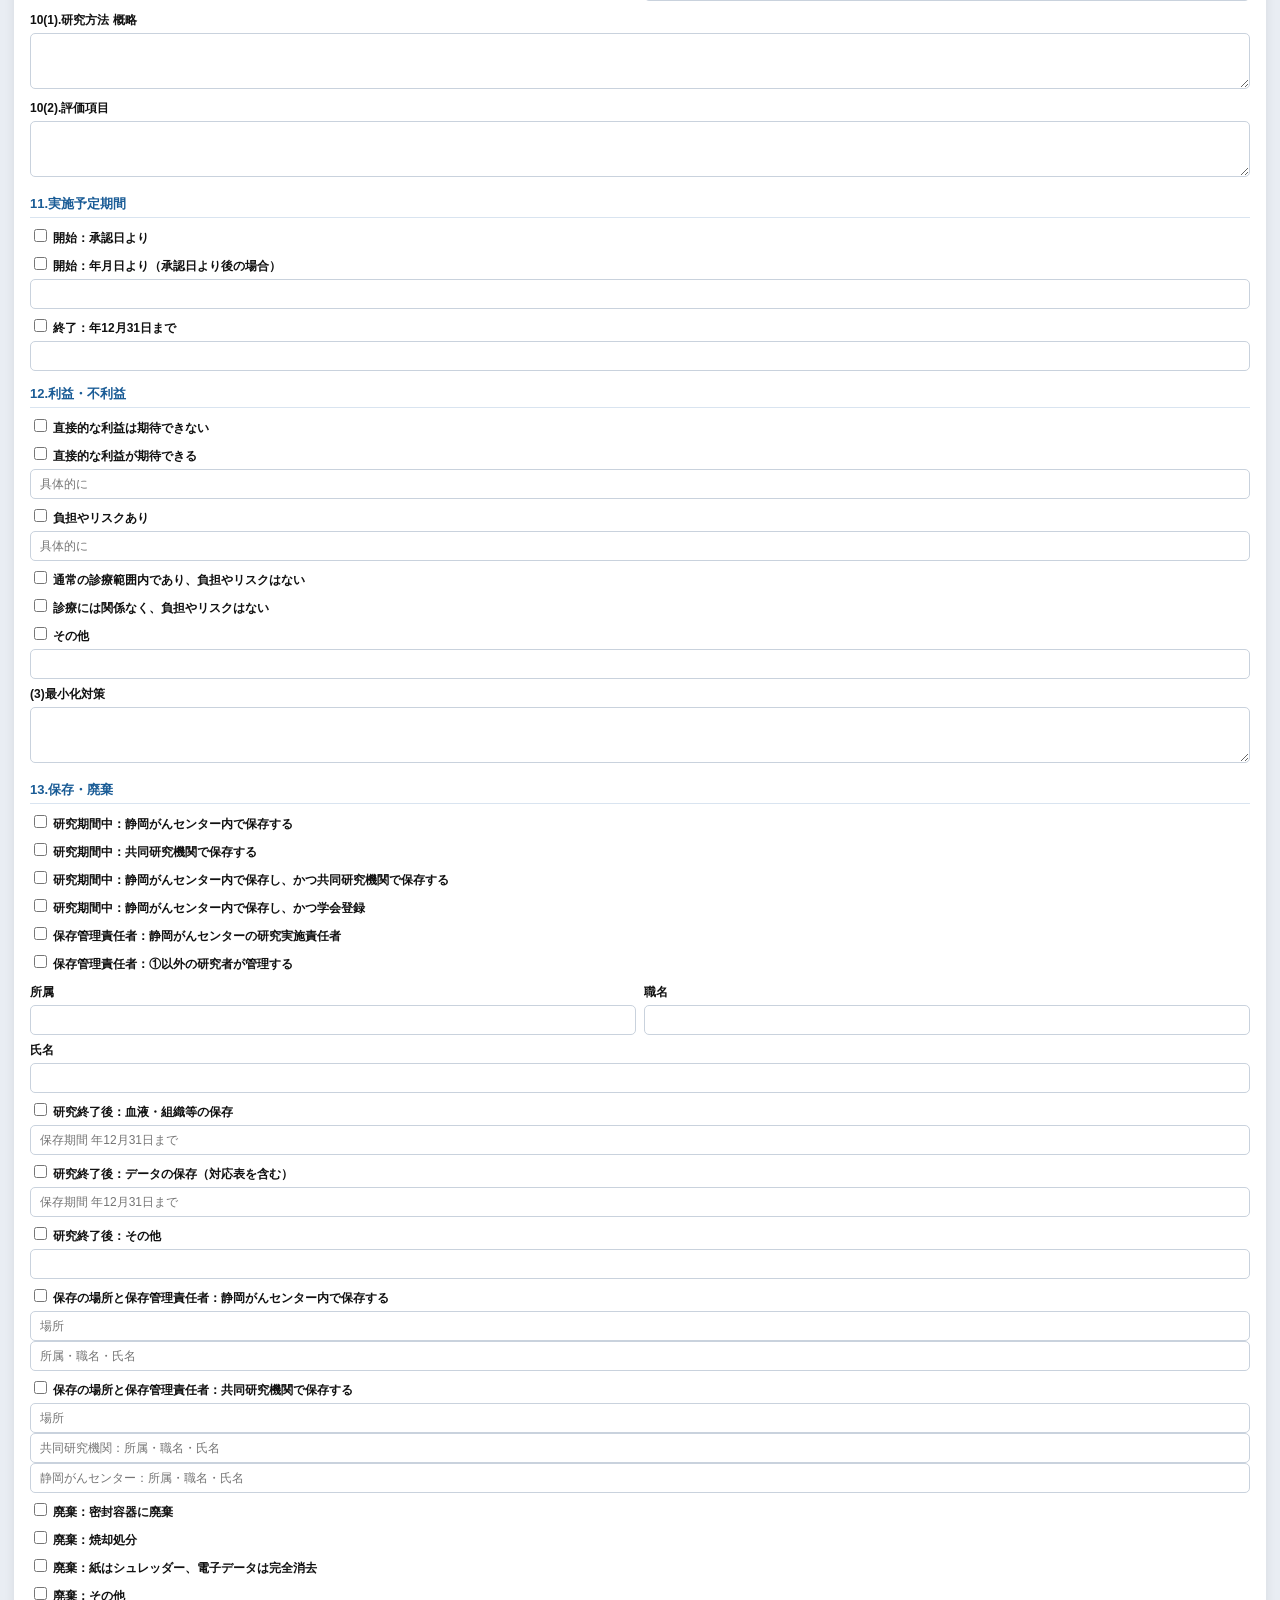
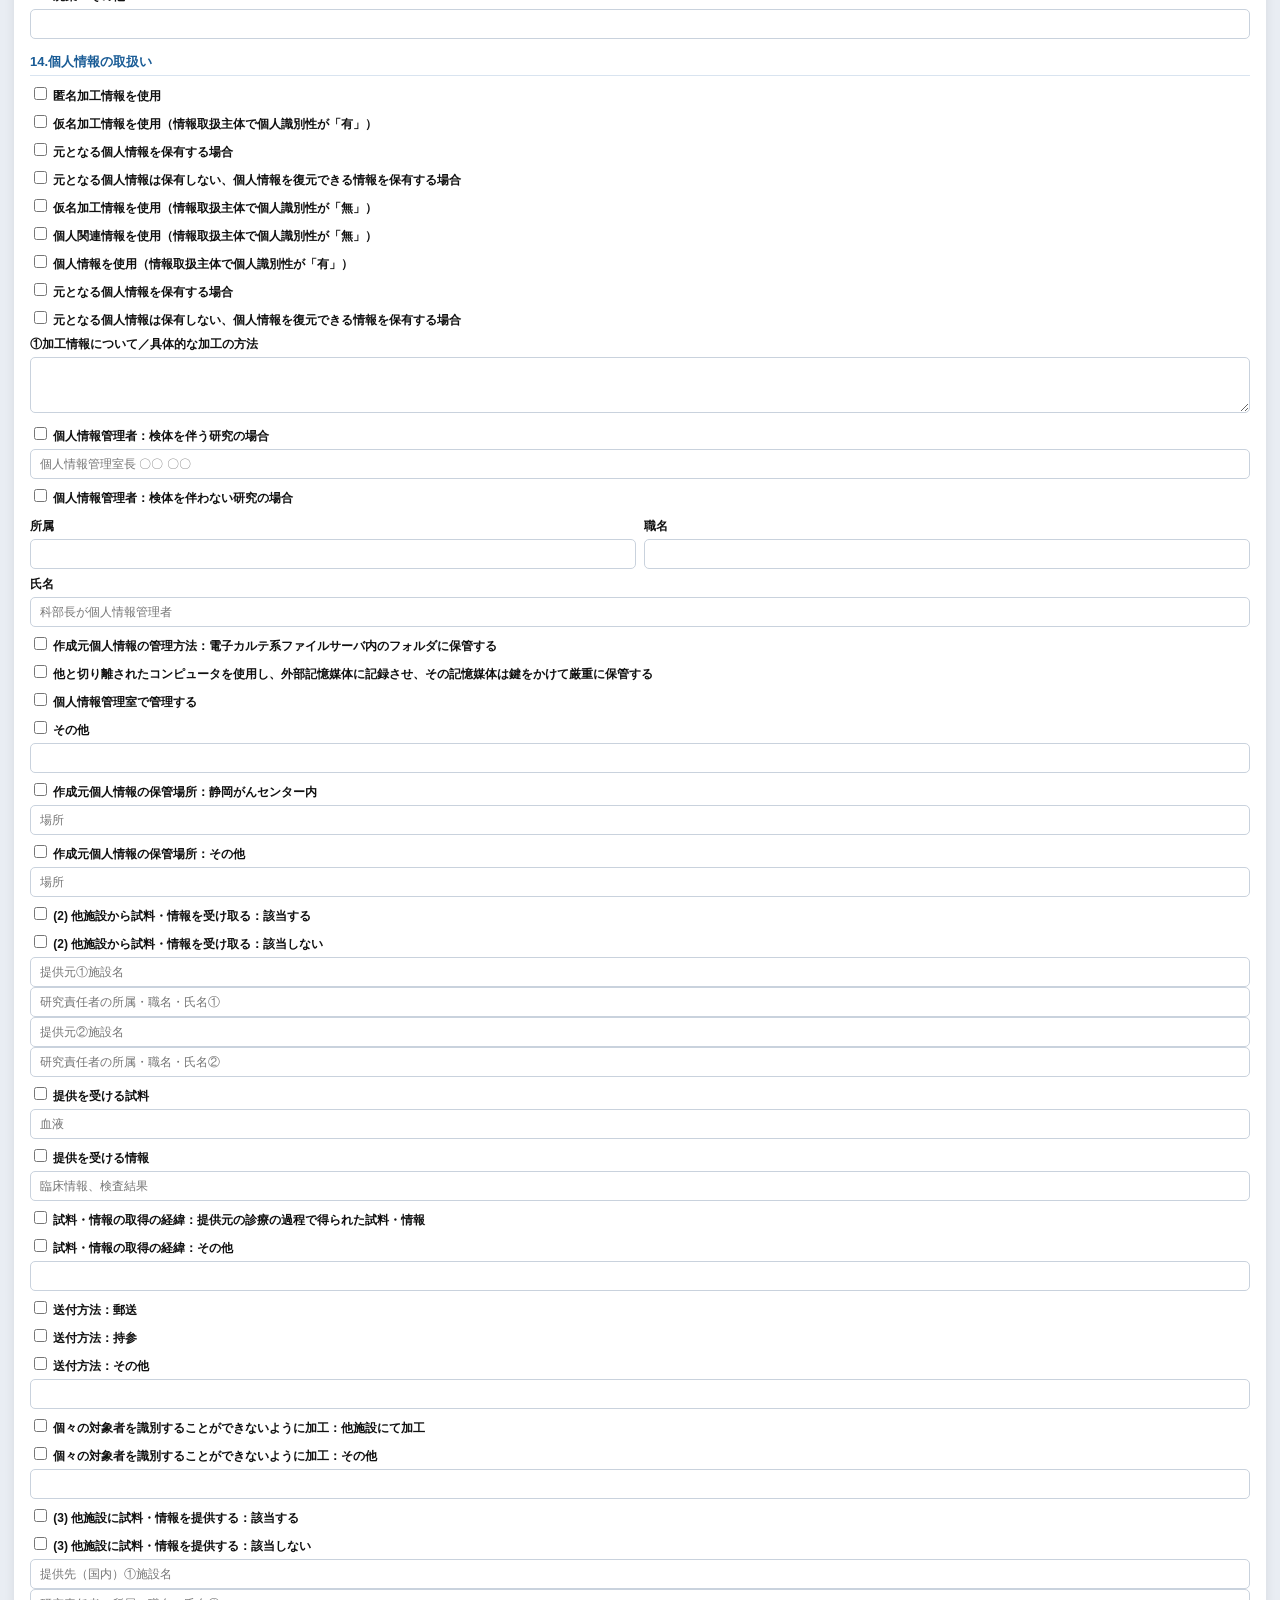
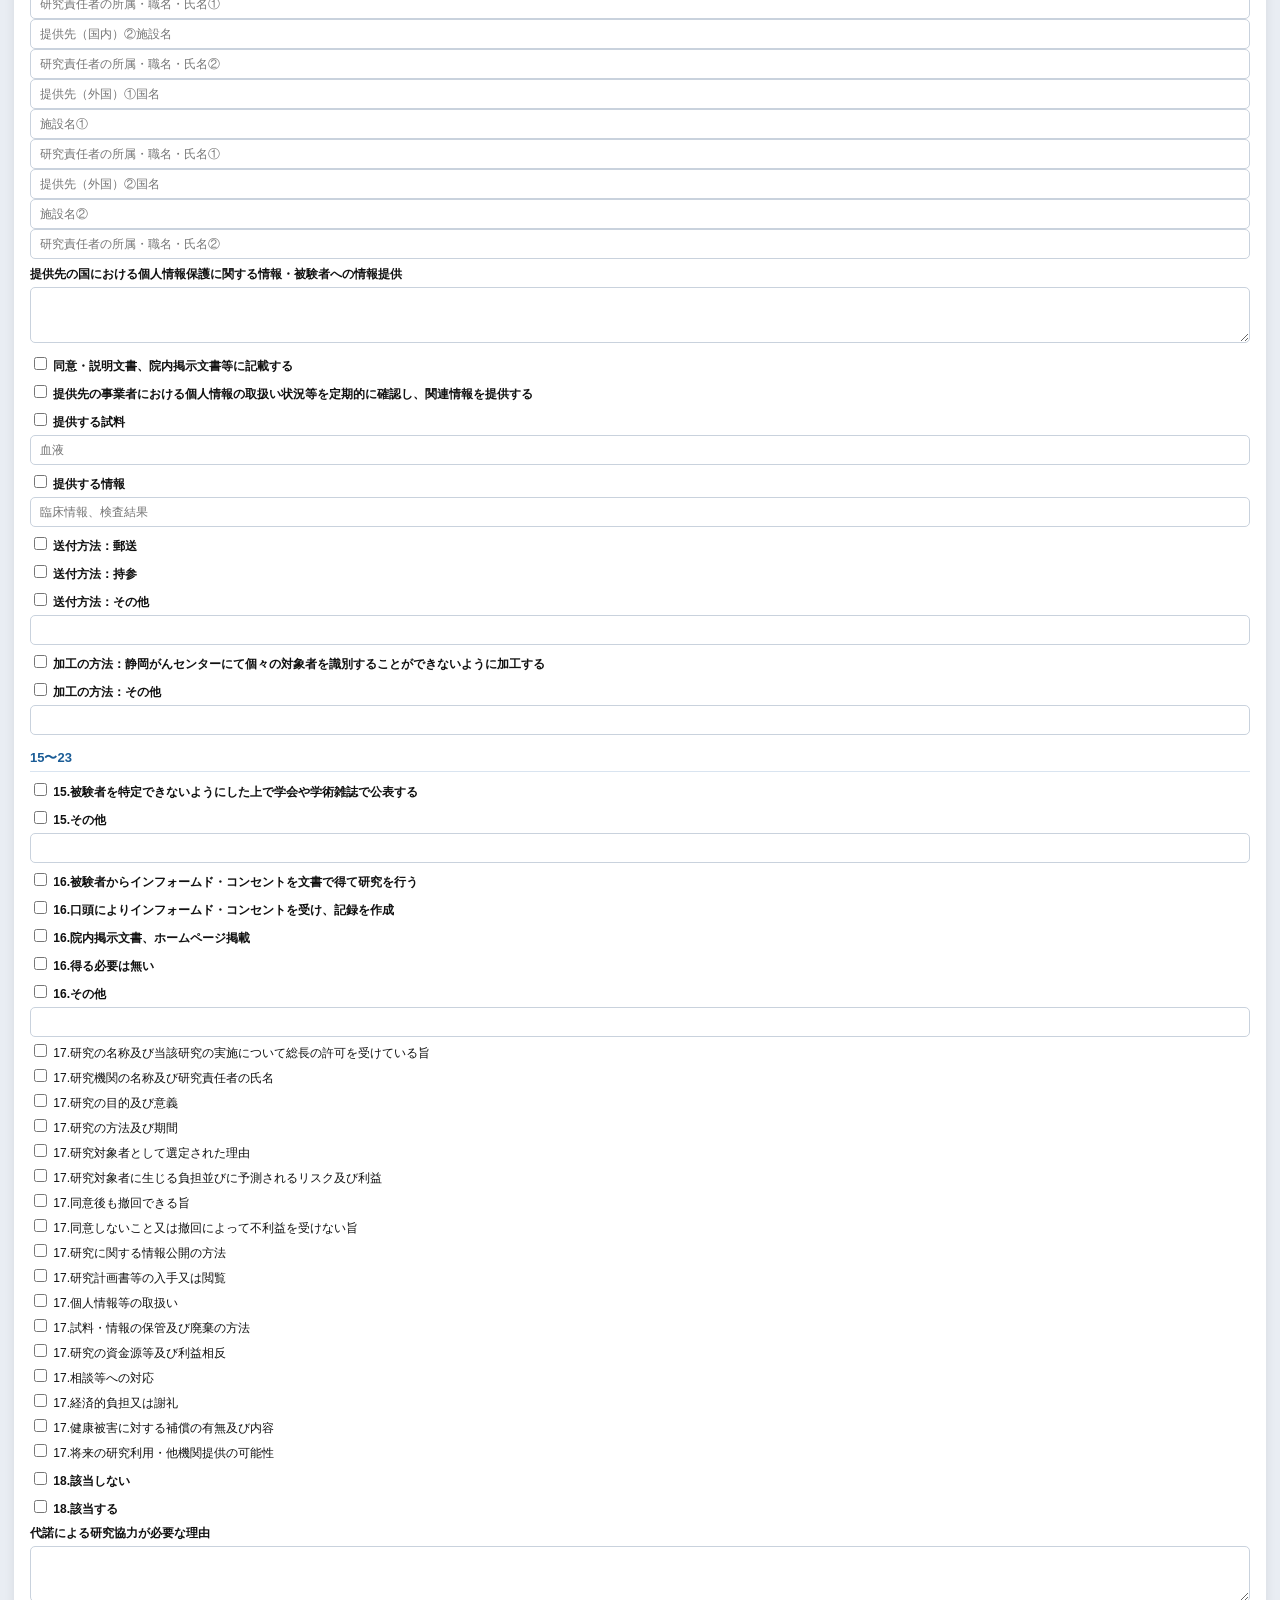
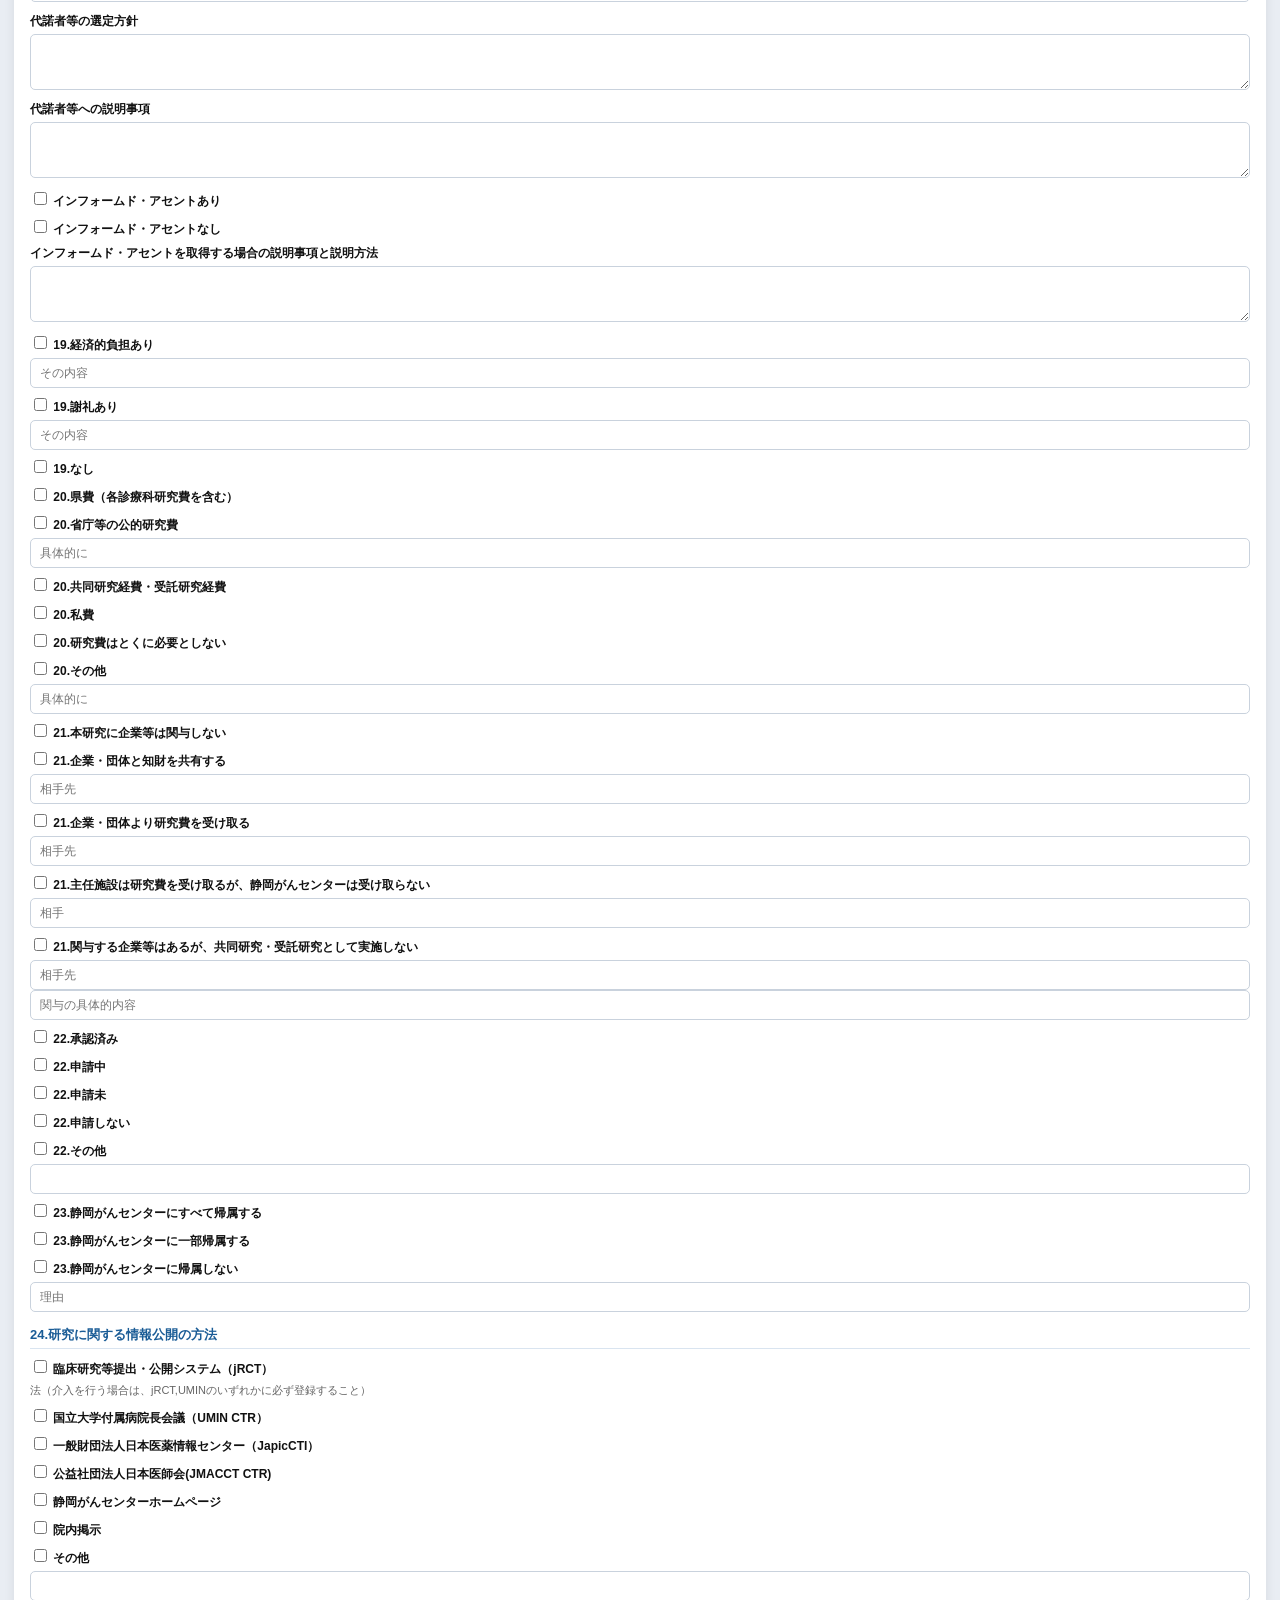
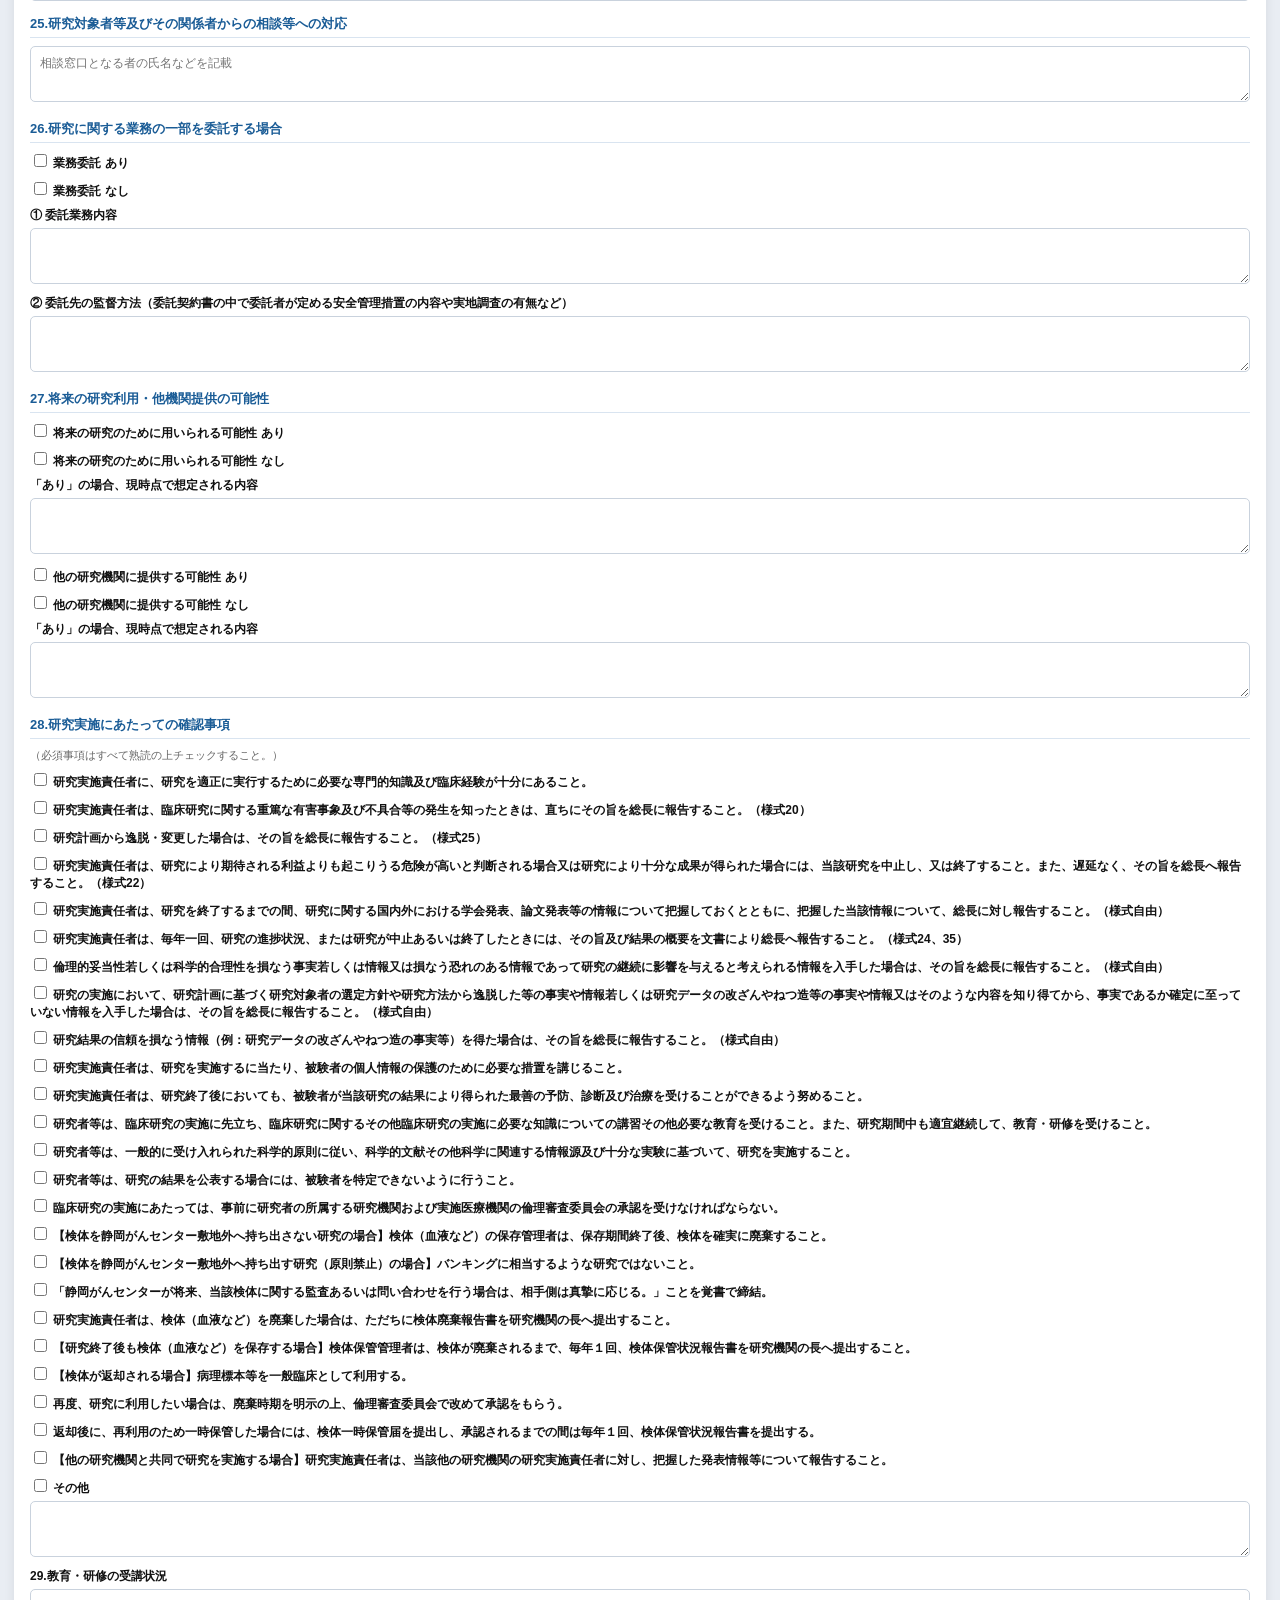
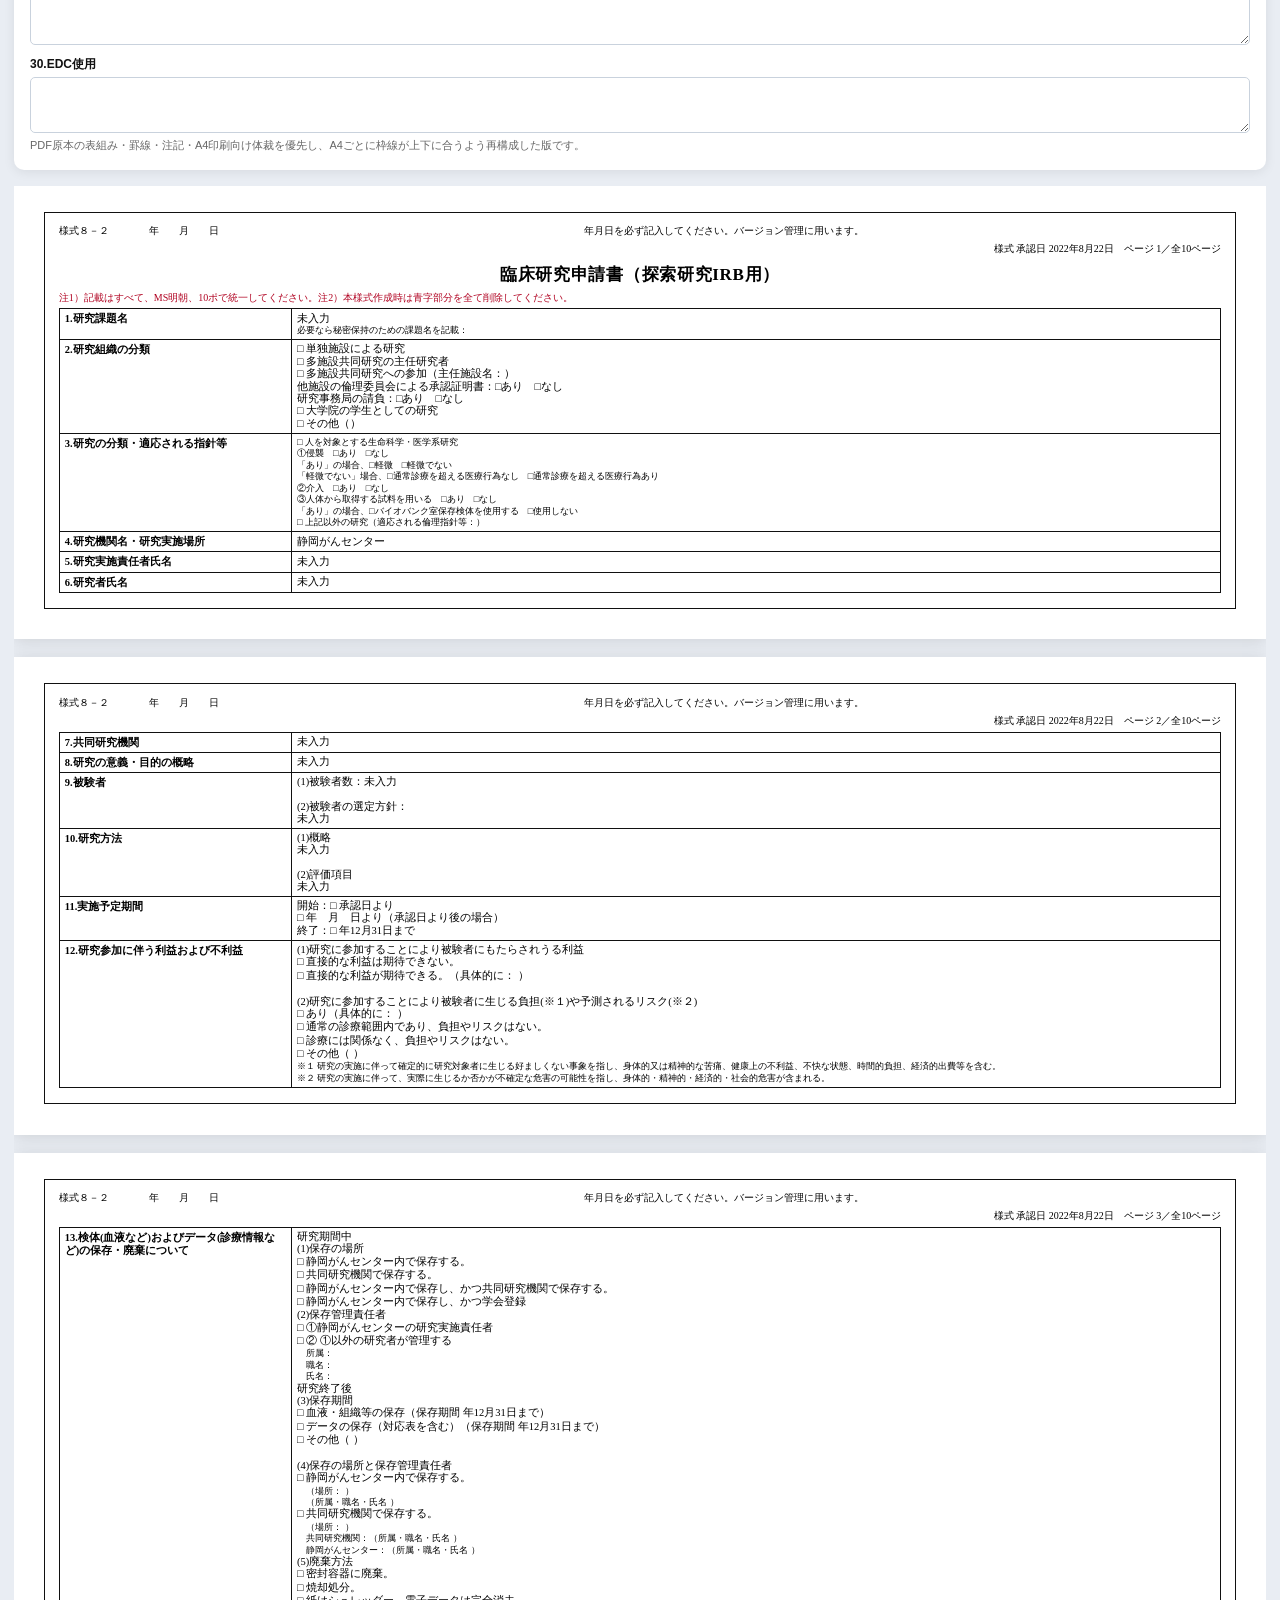
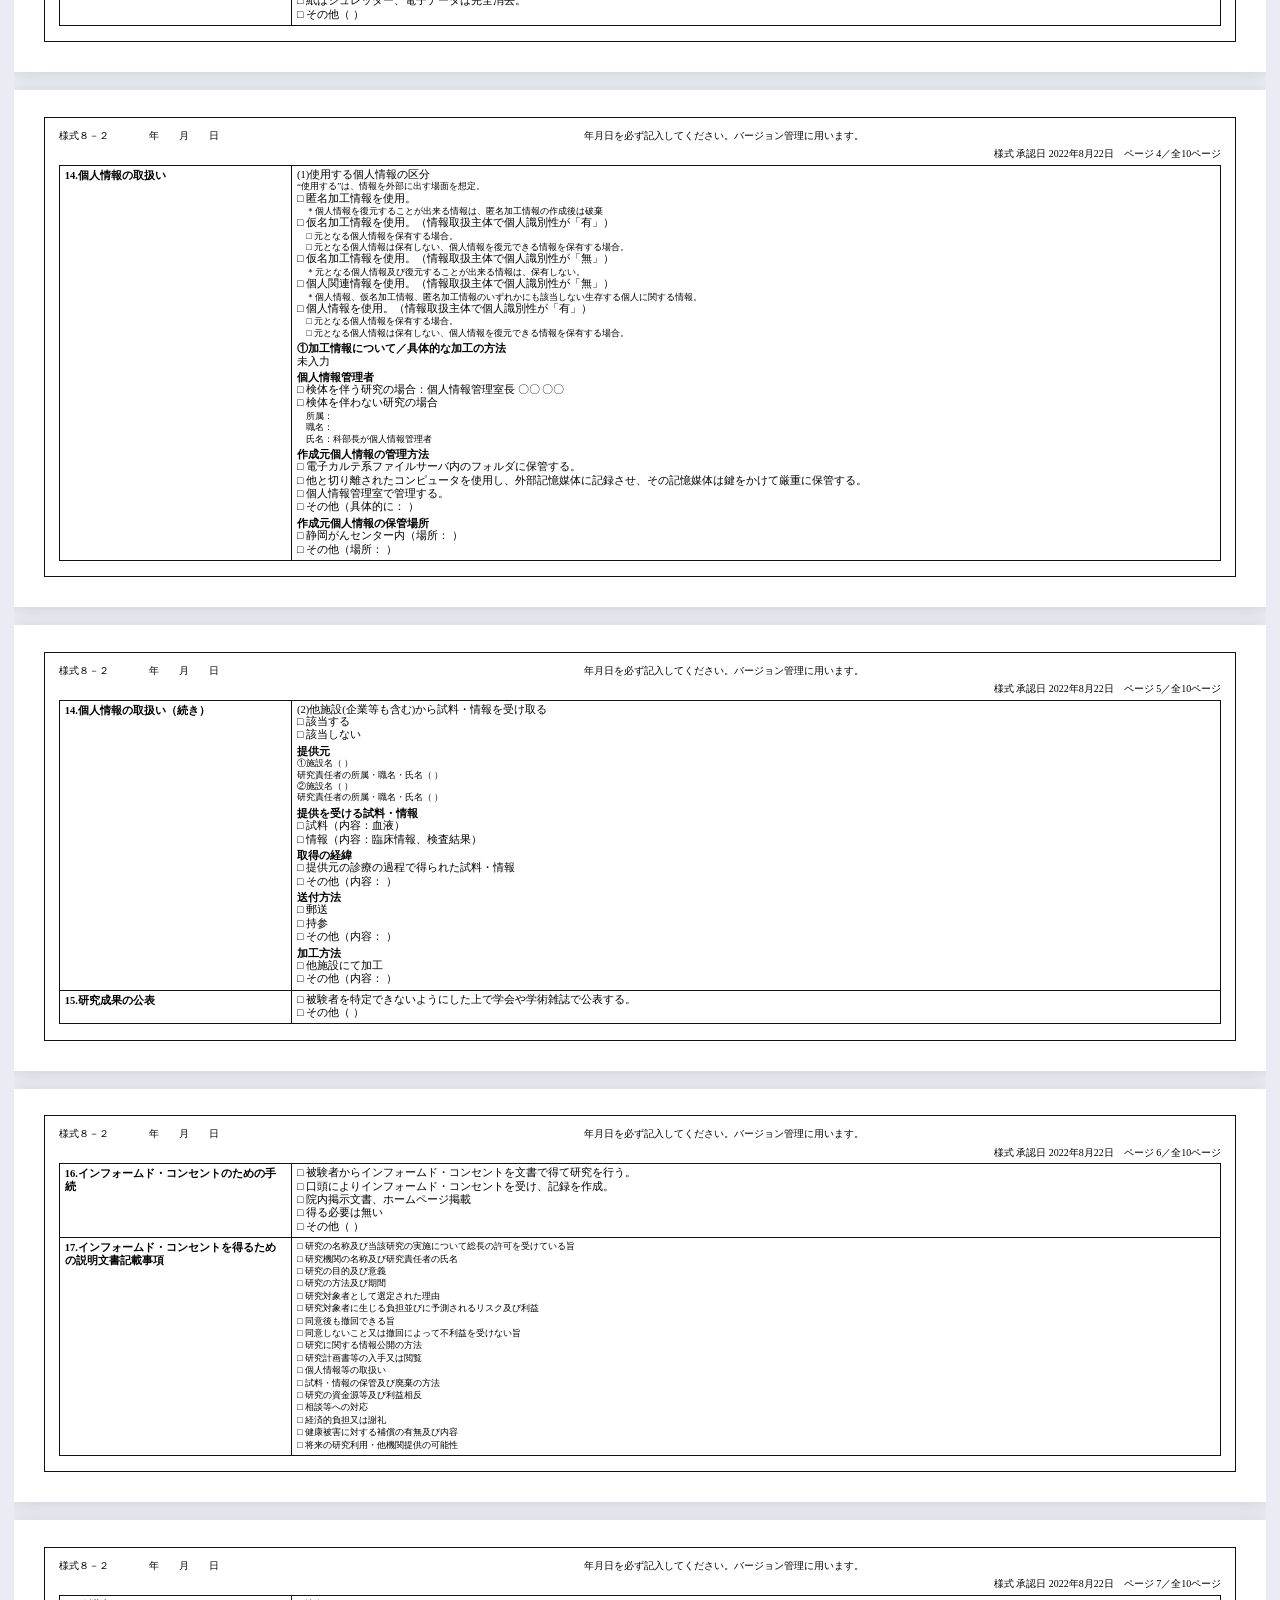
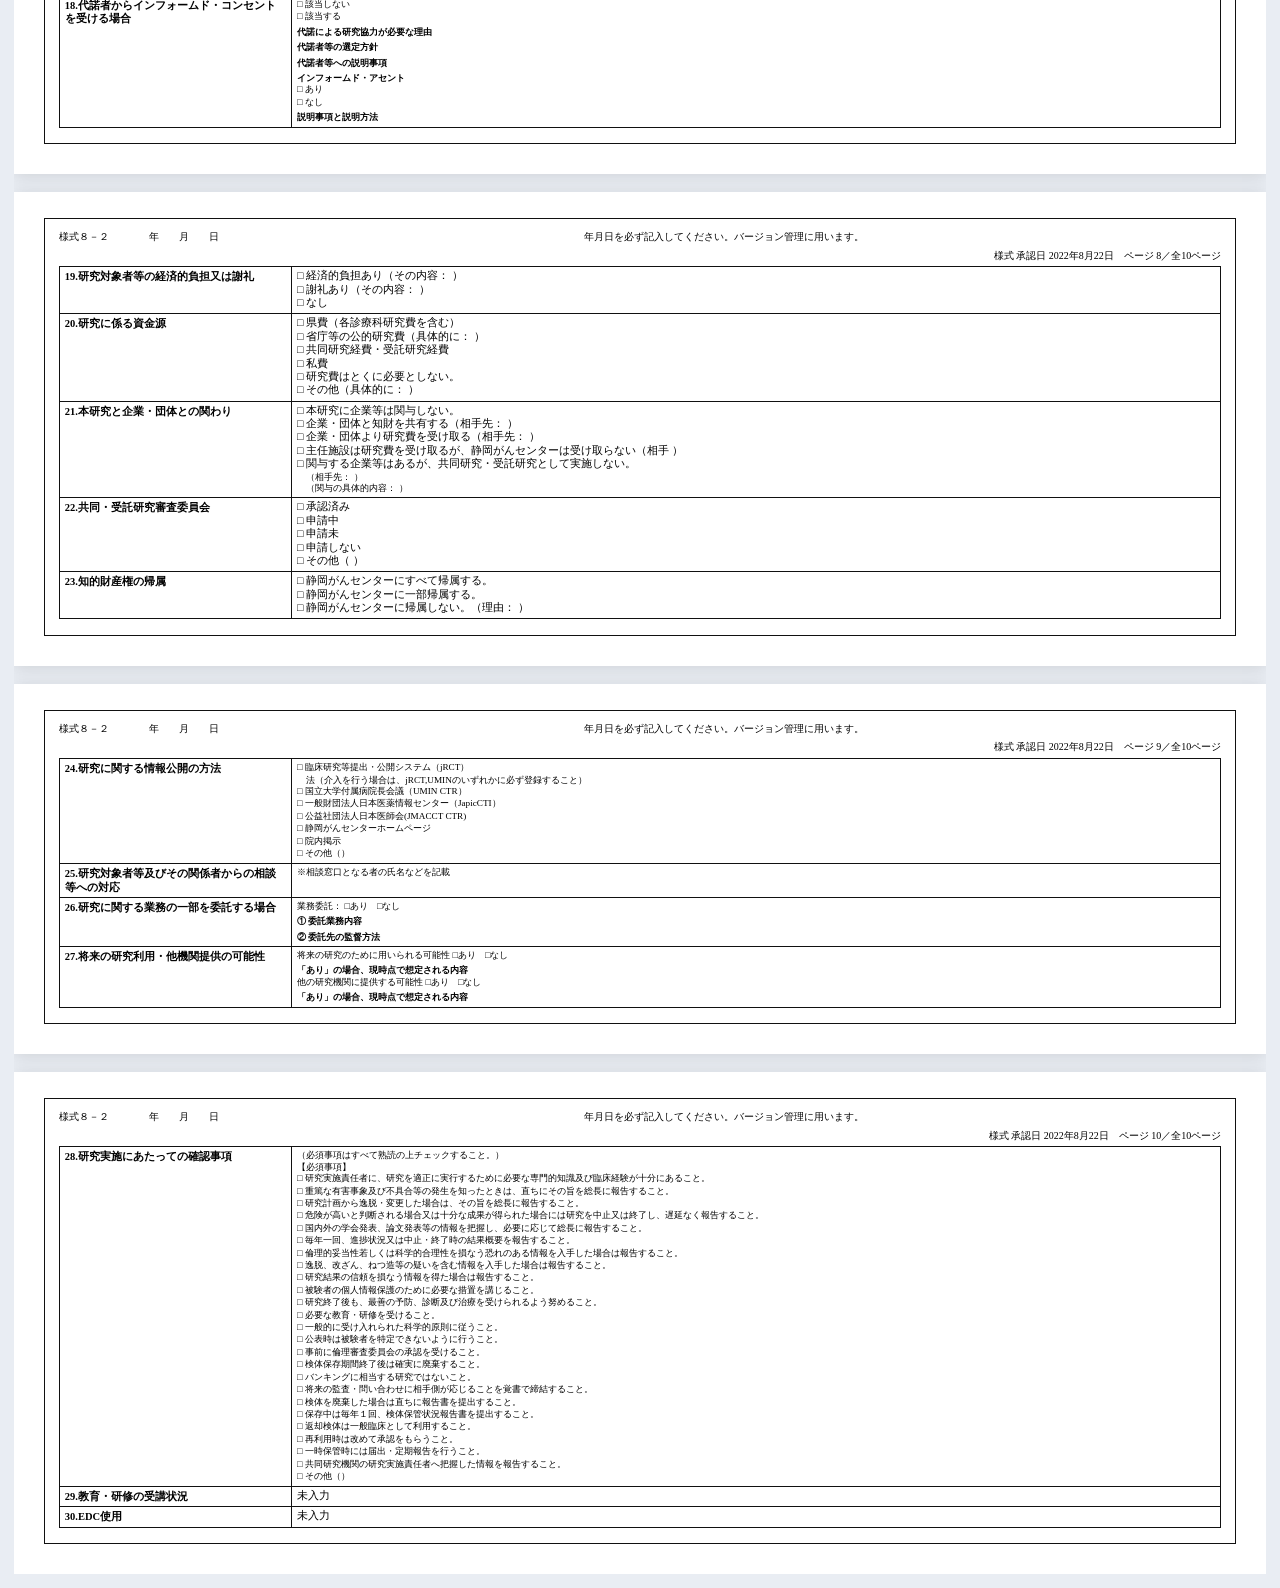
<file: form8_2.html>
<!DOCTYPE html>
<html lang="ja">
<head>
<meta charset="UTF-8" />
<meta name="viewport" content="width=device-width, initial-scale=1.0" />
<title>様式8-2｜臨床研究申請書（探索研究IRB用）</title>
<style>
:root{
  --line:#111;
  --thin:#444;
  --paper:#fff;
  --bg:#e9edf3;
  --text:#111;
  --sub:#555;
  --accent:#1a5c96;
  --warn:#b00020;
  --sheet:#ffffff;
}
*{box-sizing:border-box;}
html,body{margin:0;padding:0;}
body{font-family:"Yu Gothic","Meiryo",sans-serif;background:var(--bg);color:var(--text);}
.wrap{max-width:1580px;margin:0 auto;padding:14px;}
.topbar{display:flex;gap:10px;flex-wrap:wrap;margin-bottom:14px;}
.topbar a,.topbar button{
  border:none;border-radius:8px;padding:10px 14px;font-size:14px;font-weight:700;
  cursor:pointer;text-decoration:none;background:#1a5c96;color:#fff;
}
.topbar .secondary{background:#fff;color:#1a5c96;border:1px solid #1a5c96;}
.layout{display:grid;grid-template-columns:390px 1fr;gap:16px;align-items:start;}
.panel{
  background:#fff;border-radius:10px;box-shadow:0 2px 12px rgba(0,0,0,.08);
  padding:16px;position:sticky;top:14px;max-height:calc(100vh - 28px);overflow:auto;
}
.panel h2{font-size:18px;margin:0 0 10px;color:#1a5c96;}
.panel h3{font-size:13px;color:#1a5c96;margin:14px 0 8px;padding-bottom:4px;border-bottom:1px solid #d9e4f0;}
label{display:block;font-size:12px;font-weight:700;margin:7px 0 4px;}
input[type="text"], textarea, select{
  width:100%;border:1px solid #c9d2dd;border-radius:5px;padding:7px 9px;
  font-size:12px;font-family:inherit;background:#fff;
}
textarea{min-height:56px;resize:vertical;line-height:1.5;}
.grid2{display:grid;grid-template-columns:1fr 1fr;gap:8px;}
.small{font-size:11px;color:#666;line-height:1.5;}
.check-grid label{font-weight:400;margin:4px 0;}
.preview-area{display:flex;flex-direction:column;gap:18px;align-items:center;min-width:0;overflow:auto;}
.page{
  width:210mm;min-height:297mm;margin:0 auto;background:var(--sheet);
  box-shadow:0 2px 16px rgba(0,0,0,.12);padding:7mm 8mm 8mm;color:#000;position:relative;
  page-break-after:always;break-after:page;
}
.page-inner{
  border:1.6px solid #111;
  padding:3.2mm 3.6mm 4mm;
  min-height:calc(297mm - 15mm);
  height:calc(297mm - 15mm);
  background:#fff;
  display:flex;
  flex-direction:column;
}
.doc-head{
  font-family:"MS Mincho","Yu Mincho","Hiragino Mincho ProN",serif;
  font-size:10px;line-height:1.15;margin-bottom:1.5mm;
}
.doc-head .date-row{display:flex;justify-content:space-between;gap:8px;align-items:flex-end;}
.doc-head .center-note{flex:1;text-align:center;}
.doc-title{
  text-align:center;font-family:"MS Mincho","Yu Mincho","Hiragino Mincho ProN",serif;
  font-size:17px;font-weight:700;line-height:1.25;margin:1mm 0 1.5mm;letter-spacing:.04em;
}
.note-red{
  color:var(--warn);font-family:"MS Mincho","Yu Mincho","Hiragino Mincho ProN",serif;
  font-size:10px;line-height:1.35;margin-bottom:1mm;
}
.page-no{
  font-family:"MS Mincho","Yu Mincho","Hiragino Mincho ProN",serif;
  font-size:10px;text-align:right;margin-bottom:1mm;
}
.page-body{flex:1;min-height:0;display:flex;flex-direction:column;}
table.form{
  width:100%;border-collapse:collapse;table-layout:fixed;
  font-family:"MS Mincho","Yu Mincho","Hiragino Mincho ProN",serif;
  font-size:10.5px;line-height:1.25;margin:0;
}
table.form th, table.form td{
  border:1.35px solid var(--line);padding:3px 5px;vertical-align:top;word-break:break-word;
}
table.form th{text-align:left;font-weight:700;background:#fff;}
table.form.form-fill{height:100%;}
table.form.form-fill tbody{height:100%;}
table.form.form-fill tr.row-flex{height:1%;}
table.form.form-fill td.fill, table.form.form-fill th.fill{height:100%;}
.dense{line-height:1.18;}
.tiny{font-size:9.2px;line-height:1.24;}
.mini{font-size:8.6px;line-height:1.16;}
.cell-lines{white-space:pre-wrap;line-height:1.14;}
.checkline{display:block;margin:0 0 1px;}
.indent{padding-left:1em;}
.compact-note{line-height:.98;margin-top:0;margin-bottom:0;}
.subblock{margin-top:4px;font-weight:700;}
.a4-fit td,.a4-fit th{overflow:hidden;}
@page{size:A4;margin:0;}
@media (max-width:1300px){
  .layout{grid-template-columns:1fr;}
  .panel{position:static;max-height:none;}
  .page{width:100%;min-height:auto;}
  .page-inner{min-height:auto;height:auto;}
}
@media print{
  html,body{background:#fff;}
  body{margin:0;}
  .topbar,.panel{display:none!important;}
  .wrap{max-width:none;padding:0;}
  .preview-area{gap:0;overflow:visible;}
  .page{
    box-shadow:none;margin:0;width:210mm;height:297mm;
    padding:3.5mm 4.5mm 3.5mm;box-sizing:border-box;
  }
  .page-inner{
    min-height:calc(297mm - 7mm);
    height:calc(297mm - 7mm);
  }
}
</style>
</head>
<body>
<div class="wrap">
  <div class="topbar">
    <a href="index.html" class="secondary">← index.html に戻る</a>
    <button type="button" onclick="updatePreview()">プレビュー更新</button>
    <button type="button" onclick="clearFormAll()">入力内容をすべてクリア</button>
    <button type="button" class="secondary" onclick="window.print()">印刷 / PDF保存</button>
  </div>

  <div class="layout">
    <div class="panel">
      <h2>様式8-2 入力</h2>

      <h3>基本情報</h3>
      <div class="grid2">
        <div><label for="docDate">作成日</label><input type="text" id="docDate" placeholder="2026年5月20日"></div>
        <div><label for="pageInfo">ページ表記</label><input type="text" id="pageInfo" value=""></div>
      </div>

      <label for="theme">1.研究課題名</label><input type="text" id="theme">
      <label for="secretTitle">秘密保持のための課題名</label><input type="text" id="secretTitle">

      <h3>2.研究組織の分類</h3>
      <div class="check-grid">
        <label><input type="checkbox" id="org_single"> 単独施設による研究</label>
        <label><input type="checkbox" id="org_lead"> 多施設共同研究の主任研究者</label>
        <label><input type="checkbox" id="org_participate"> 多施設共同研究への参加</label>
        <label for="leadSite">主任施設名</label><input type="text" id="leadSite">
        <label><input type="checkbox" id="approval_yes"> 他施設の倫理委員会による承認証明書あり</label>
        <label><input type="checkbox" id="approval_no"> 他施設の倫理委員会による承認証明書なし</label>
        <label><input type="checkbox" id="office_yes"> 研究事務局の請負あり</label>
        <label><input type="checkbox" id="office_no"> 研究事務局の請負なし</label>
        <label><input type="checkbox" id="org_student"> 大学院の学生としての研究</label>
        <label for="orgOther">その他</label><input type="text" id="orgOther">
      </div>

      <h3>3.研究の分類・適応指針</h3>
      <div class="check-grid">
        <label><input type="checkbox" id="guide_life"> 人を対象とする生命科学・医学系研究</label>
        <label><input type="checkbox" id="invasion_yes"> 侵襲あり</label>
        <label><input type="checkbox" id="invasion_no"> 侵襲なし</label>
        <label><input type="checkbox" id="minor_yes"> 侵襲の度合いは軽微</label>
        <label><input type="checkbox" id="minor_no"> 侵襲の度合いは軽微でない</label>
        <label><input type="checkbox" id="medical_over_no"> 通常診療を超える医療行為なし</label>
        <label><input type="checkbox" id="medical_over_yes"> 通常診療を超える医療行為あり</label>
        <label><input type="checkbox" id="intervention_yes"> 介入あり</label>
        <label><input type="checkbox" id="intervention_no"> 介入なし</label>
        <label><input type="checkbox" id="specimen_yes"> 人体から取得する試料を用いる</label>
        <label><input type="checkbox" id="specimen_no"> 人体から取得する試料を用いない</label>
        <label><input type="checkbox" id="biobank_yes"> バイオバンク室保存検体を使用する</label>
        <label><input type="checkbox" id="biobank_no"> バイオバンク室保存検体を使用しない</label>
        <label for="otherGuide">上記以外の研究（適応される倫理指針等）</label><input type="text" id="otherGuide">
      </div>

      <h3>4〜10</h3>
      <label for="place">4.研究機関名・研究実施場所</label><input type="text" id="place" value="静岡がんセンター">
      <label for="responsibleName">5.研究実施責任者氏名</label><input type="text" id="responsibleName">
      <label for="researchers">6.研究者氏名</label><textarea id="researchers"></textarea>
      <label for="collab">7.共同研究機関（代表研究者名とその役割）</label><textarea id="collab"></textarea>
      <label for="purposeSummary">8.研究の意義・目的の概略</label><textarea id="purposeSummary"></textarea>

      <div class="grid2">
        <div><label for="subjectCount">9(1).被験者数</label><input type="text" id="subjectCount"></div>
        <div><label for="selectionPolicy">9(2).被験者の選定方針</label><textarea id="selectionPolicy"></textarea></div>
      </div>

      <label for="methodSummary">10(1).研究方法 概略</label><textarea id="methodSummary"></textarea>
      <label for="evaluationItems">10(2).評価項目</label><textarea id="evaluationItems"></textarea>

      <h3>11.実施予定期間</h3>
      <label><input type="checkbox" id="period_start_approval"> 開始：承認日より</label>
      <label><input type="checkbox" id="period_start_date_check"> 開始：年月日より（承認日より後の場合）</label>
      <input type="text" id="period_start_date">
      <label><input type="checkbox" id="period_end_year_check"> 終了：年12月31日まで</label>
      <input type="text" id="period_end_year">

      <h3>12.利益・不利益</h3>
      <label><input type="checkbox" id="benefit_none_check"> 直接的な利益は期待できない</label>
      <label><input type="checkbox" id="benefit_yes_check"> 直接的な利益が期待できる</label>
      <input type="text" id="benefit_yes_text" placeholder="具体的に">
      <label><input type="checkbox" id="risk_yes_check"> 負担やリスクあり</label>
      <input type="text" id="risk_yes_text" placeholder="具体的に">
      <label><input type="checkbox" id="risk_normal_no"> 通常の診療範囲内であり、負担やリスクはない</label>
      <label><input type="checkbox" id="risk_unrelated_no"> 診療には関係なく、負担やリスクはない</label>
      <label><input type="checkbox" id="risk_other_check"> その他</label>
      <input type="text" id="risk_other_text">
      <label for="riskMin">(3)最小化対策</label><textarea id="riskMin"></textarea>

      <h3>13.保存・廃棄</h3>
      <label><input type="checkbox" id="store_during_sc"> 研究期間中：静岡がんセンター内で保存する</label>
      <label><input type="checkbox" id="store_during_collab"> 研究期間中：共同研究機関で保存する</label>
      <label><input type="checkbox" id="store_during_both"> 研究期間中：静岡がんセンター内で保存し、かつ共同研究機関で保存する</label>
      <label><input type="checkbox" id="store_during_registry"> 研究期間中：静岡がんセンター内で保存し、かつ学会登録</label>
      <label><input type="checkbox" id="manager_sc"> 保存管理責任者：静岡がんセンターの研究実施責任者</label>
      <label><input type="checkbox" id="manager_other"> 保存管理責任者：①以外の研究者が管理する</label>
      <div class="grid2">
        <div><label for="managerAff">所属</label><input type="text" id="managerAff"></div>
        <div><label for="managerTitle">職名</label><input type="text" id="managerTitle"></div>
      </div>
      <label for="managerName">氏名</label><input type="text" id="managerName">
      <label><input type="checkbox" id="save_blood"> 研究終了後：血液・組織等の保存</label><input type="text" id="save_blood_until" placeholder="保存期間 年12月31日まで">
      <label><input type="checkbox" id="save_data"> 研究終了後：データの保存（対応表を含む）</label><input type="text" id="save_data_until" placeholder="保存期間 年12月31日まで">
      <label><input type="checkbox" id="save_other_check"> 研究終了後：その他</label><input type="text" id="save_other_text">
      <label><input type="checkbox" id="after_place_sc"> 保存の場所と保存管理責任者：静岡がんセンター内で保存する</label>
      <input type="text" id="after_place_sc_place" placeholder="場所">
      <input type="text" id="after_place_sc_person" placeholder="所属・職名・氏名">
      <label><input type="checkbox" id="after_place_collab"> 保存の場所と保存管理責任者：共同研究機関で保存する</label>
      <input type="text" id="after_place_collab_place" placeholder="場所">
      <input type="text" id="after_place_collab_person1" placeholder="共同研究機関：所属・職名・氏名">
      <input type="text" id="after_place_collab_person2" placeholder="静岡がんセンター：所属・職名・氏名">
      <label><input type="checkbox" id="dispose_sealed"> 廃棄：密封容器に廃棄</label>
      <label><input type="checkbox" id="dispose_burn"> 廃棄：焼却処分</label>
      <label><input type="checkbox" id="dispose_shred"> 廃棄：紙はシュレッダー、電子データは完全消去</label>
      <label><input type="checkbox" id="dispose_other_check"> 廃棄：その他</label><input type="text" id="dispose_other_text">

      <h3>14.個人情報の取扱い</h3>
      <label><input type="checkbox" id="pi_anonymous"> 匿名加工情報を使用</label>
      <label><input type="checkbox" id="pi_pseudo_ident_yes"> 仮名加工情報を使用（情報取扱主体で個人識別性が「有」）</label>
      <label><input type="checkbox" id="pi_pseudo_keep_source"> 元となる個人情報を保有する場合</label>
      <label><input type="checkbox" id="pi_pseudo_keep_restore"> 元となる個人情報は保有しない、個人情報を復元できる情報を保有する場合</label>
      <label><input type="checkbox" id="pi_pseudo_ident_no"> 仮名加工情報を使用（情報取扱主体で個人識別性が「無」）</label>
      <label><input type="checkbox" id="pi_related"> 個人関連情報を使用（情報取扱主体で個人識別性が「無」）</label>
      <label><input type="checkbox" id="pi_personal"> 個人情報を使用（情報取扱主体で個人識別性が「有」）</label>
      <label><input type="checkbox" id="pi_personal_keep_source"> 元となる個人情報を保有する場合</label>
      <label><input type="checkbox" id="pi_personal_keep_restore"> 元となる個人情報は保有しない、個人情報を復元できる情報を保有する場合</label>
      <label for="pi_process">①加工情報について／具体的な加工の方法</label><textarea id="pi_process"></textarea>
      <label><input type="checkbox" id="pi_manager_specimen"> 個人情報管理者：検体を伴う研究の場合</label>
      <input type="text" id="pi_manager_room_head" placeholder="個人情報管理室長 〇〇 〇〇">
      <label><input type="checkbox" id="pi_manager_nonspecimen"> 個人情報管理者：検体を伴わない研究の場合</label>
      <div class="grid2">
        <div><label for="pi_manager_aff">所属</label><input type="text" id="pi_manager_aff"></div>
        <div><label for="pi_manager_title">職名</label><input type="text" id="pi_manager_title"></div>
      </div>
      <label for="pi_manager_name">氏名</label><input type="text" id="pi_manager_name" placeholder="科部長が個人情報管理者">
      <label><input type="checkbox" id="pi_store_server"> 作成元個人情報の管理方法：電子カルテ系ファイルサーバ内のフォルダに保管する</label>
      <label><input type="checkbox" id="pi_store_isolated"> 他と切り離されたコンピュータを使用し、外部記憶媒体に記録させ、その記憶媒体は鍵をかけて厳重に保管する</label>
      <label><input type="checkbox" id="pi_store_room"> 個人情報管理室で管理する</label>
      <label><input type="checkbox" id="pi_store_other_check"> その他</label><input type="text" id="pi_store_other">
      <label><input type="checkbox" id="pi_place_sc"> 作成元個人情報の保管場所：静岡がんセンター内</label><input type="text" id="pi_place_sc_text" placeholder="場所">
      <label><input type="checkbox" id="pi_place_other_check"> 作成元個人情報の保管場所：その他</label><input type="text" id="pi_place_other" placeholder="場所">

      <label><input type="checkbox" id="recv_applicable"> (2) 他施設から試料・情報を受け取る：該当する</label>
      <label><input type="checkbox" id="recv_not"> (2) 他施設から試料・情報を受け取る：該当しない</label>
      <input type="text" id="recv_facility1" placeholder="提供元①施設名">
      <input type="text" id="recv_pi1" placeholder="研究責任者の所属・職名・氏名①">
      <input type="text" id="recv_facility2" placeholder="提供元②施設名">
      <input type="text" id="recv_pi2" placeholder="研究責任者の所属・職名・氏名②">
      <label><input type="checkbox" id="recv_sample"> 提供を受ける試料</label><input type="text" id="recv_sample_text" placeholder="血液">
      <label><input type="checkbox" id="recv_info"> 提供を受ける情報</label><input type="text" id="recv_info_text" placeholder="臨床情報、検査結果">
      <label><input type="checkbox" id="recv_route_care"> 試料・情報の取得の経緯：提供元の診療の過程で得られた試料・情報</label>
      <label><input type="checkbox" id="recv_route_other_check"> 試料・情報の取得の経緯：その他</label><input type="text" id="recv_route_other">
      <label><input type="checkbox" id="recv_send_mail"> 送付方法：郵送</label>
      <label><input type="checkbox" id="recv_send_bring"> 送付方法：持参</label>
      <label><input type="checkbox" id="recv_send_other_check"> 送付方法：その他</label><input type="text" id="recv_send_other">
      <label><input type="checkbox" id="recv_process_other_facility"> 個々の対象者を識別することができないように加工：他施設にて加工</label>
      <label><input type="checkbox" id="recv_process_other_check"> 個々の対象者を識別することができないように加工：その他</label><input type="text" id="recv_process_other">

      <label><input type="checkbox" id="provide_applicable"> (3) 他施設に試料・情報を提供する：該当する</label>
      <label><input type="checkbox" id="provide_not"> (3) 他施設に試料・情報を提供する：該当しない</label>
      <input type="text" id="provide_domestic1" placeholder="提供先（国内）①施設名">
      <input type="text" id="provide_domestic_pi1" placeholder="研究責任者の所属・職名・氏名①">
      <input type="text" id="provide_domestic2" placeholder="提供先（国内）②施設名">
      <input type="text" id="provide_domestic_pi2" placeholder="研究責任者の所属・職名・氏名②">
      <input type="text" id="provide_foreign_country1" placeholder="提供先（外国）①国名">
      <input type="text" id="provide_foreign_facility1" placeholder="施設名①">
      <input type="text" id="provide_foreign_pi1" placeholder="研究責任者の所属・職名・氏名①">
      <input type="text" id="provide_foreign_country2" placeholder="提供先（外国）②国名">
      <input type="text" id="provide_foreign_facility2" placeholder="施設名②">
      <input type="text" id="provide_foreign_pi2" placeholder="研究責任者の所属・職名・氏名②">
      <label for="provide_foreign_info">提供先の国における個人情報保護に関する情報・被験者への情報提供</label><textarea id="provide_foreign_info"></textarea>
      <label><input type="checkbox" id="provide_foreign_doc"> 同意・説明文書、院内掲示文書等に記載する</label>
      <label><input type="checkbox" id="provide_foreign_periodic"> 提供先の事業者における個人情報の取扱い状況等を定期的に確認し、関連情報を提供する</label>
      <label><input type="checkbox" id="provide_sample"> 提供する試料</label><input type="text" id="provide_sample_text" placeholder="血液">
      <label><input type="checkbox" id="provide_info"> 提供する情報</label><input type="text" id="provide_info_text" placeholder="臨床情報、検査結果">
      <label><input type="checkbox" id="provide_send_mail"> 送付方法：郵送</label>
      <label><input type="checkbox" id="provide_send_bring"> 送付方法：持参</label>
      <label><input type="checkbox" id="provide_send_other_check"> 送付方法：その他</label><input type="text" id="provide_send_other">
      <label><input type="checkbox" id="provide_process_sc"> 加工の方法：静岡がんセンターにて個々の対象者を識別することができないように加工する</label>
      <label><input type="checkbox" id="provide_process_other_check"> 加工の方法：その他</label><input type="text" id="provide_process_other">

      <h3>15〜23</h3>
      <label><input type="checkbox" id="pub_general"> 15.被験者を特定できないようにした上で学会や学術雑誌で公表する</label>
      <label><input type="checkbox" id="pub_other_check"> 15.その他</label><input type="text" id="pub_other">

      <label><input type="checkbox" id="ic_written"> 16.被験者からインフォームド・コンセントを文書で得て研究を行う</label>
      <label><input type="checkbox" id="ic_oral_record"> 16.口頭によりインフォームド・コンセントを受け、記録を作成</label>
      <label><input type="checkbox" id="ic_notice_hp"> 16.院内掲示文書、ホームページ掲載</label>
      <label><input type="checkbox" id="ic_not_required"> 16.得る必要は無い</label>
      <label><input type="checkbox" id="ic_other_check"> 16.その他</label><input type="text" id="ic_other">

      <div class="check-grid">
        <label><input type="checkbox" id="doc_item1"> 17.研究の名称及び当該研究の実施について総長の許可を受けている旨</label>
        <label><input type="checkbox" id="doc_item2"> 17.研究機関の名称及び研究責任者の氏名</label>
        <label><input type="checkbox" id="doc_item3"> 17.研究の目的及び意義</label>
        <label><input type="checkbox" id="doc_item4"> 17.研究の方法及び期間</label>
        <label><input type="checkbox" id="doc_item5"> 17.研究対象者として選定された理由</label>
        <label><input type="checkbox" id="doc_item6"> 17.研究対象者に生じる負担並びに予測されるリスク及び利益</label>
        <label><input type="checkbox" id="doc_item7"> 17.同意後も撤回できる旨</label>
        <label><input type="checkbox" id="doc_item8"> 17.同意しないこと又は撤回によって不利益を受けない旨</label>
        <label><input type="checkbox" id="doc_item9"> 17.研究に関する情報公開の方法</label>
        <label><input type="checkbox" id="doc_item10"> 17.研究計画書等の入手又は閲覧</label>
        <label><input type="checkbox" id="doc_item11"> 17.個人情報等の取扱い</label>
        <label><input type="checkbox" id="doc_item12"> 17.試料・情報の保管及び廃棄の方法</label>
        <label><input type="checkbox" id="doc_item13"> 17.研究の資金源等及び利益相反</label>
        <label><input type="checkbox" id="doc_item14"> 17.相談等への対応</label>
        <label><input type="checkbox" id="doc_item15"> 17.経済的負担又は謝礼</label>
        <label><input type="checkbox" id="doc_item16"> 17.健康被害に対する補償の有無及び内容</label>
        <label><input type="checkbox" id="doc_item17"> 17.将来の研究利用・他機関提供の可能性</label>
      </div>

      <label><input type="checkbox" id="proxy_not"> 18.該当しない</label>
      <label><input type="checkbox" id="proxy_yes"> 18.該当する</label>
      <label for="proxy_reason">代諾による研究協力が必要な理由</label><textarea id="proxy_reason"></textarea>
      <label for="proxy_selection">代諾者等の選定方針</label><textarea id="proxy_selection"></textarea>
      <label for="proxy_explain">代諾者等への説明事項</label><textarea id="proxy_explain"></textarea>
      <label><input type="checkbox" id="assent_yes"> インフォームド・アセントあり</label>
      <label><input type="checkbox" id="assent_no"> インフォームド・アセントなし</label>
      <label for="assent_detail">インフォームド・アセントを取得する場合の説明事項と説明方法</label><textarea id="assent_detail"></textarea>

      <label><input type="checkbox" id="burden_yes"> 19.経済的負担あり</label><input type="text" id="burden_text" placeholder="その内容">
      <label><input type="checkbox" id="reward_yes"> 19.謝礼あり</label><input type="text" id="reward_text" placeholder="その内容">
      <label><input type="checkbox" id="burden_reward_none"> 19.なし</label>

      <label><input type="checkbox" id="fund_pref"> 20.県費（各診療科研究費を含む）</label>
      <label><input type="checkbox" id="fund_public"> 20.省庁等の公的研究費</label><input type="text" id="fund_public_text" placeholder="具体的に">
      <label><input type="checkbox" id="fund_joint"> 20.共同研究経費・受託研究経費</label>
      <label><input type="checkbox" id="fund_private"> 20.私費</label>
      <label><input type="checkbox" id="fund_not_need"> 20.研究費はとくに必要としない</label>
      <label><input type="checkbox" id="fund_other_check"> 20.その他</label><input type="text" id="fund_other_text" placeholder="具体的に">

      <label><input type="checkbox" id="rel_none"> 21.本研究に企業等は関与しない</label>
      <label><input type="checkbox" id="rel_ip_share"> 21.企業・団体と知財を共有する</label><input type="text" id="rel_ip_share_text" placeholder="相手先">
      <label><input type="checkbox" id="rel_money"> 21.企業・団体より研究費を受け取る</label><input type="text" id="rel_money_text" placeholder="相手先">
      <label><input type="checkbox" id="rel_lead_get"> 21.主任施設は研究費を受け取るが、静岡がんセンターは受け取らない</label><input type="text" id="rel_lead_get_text" placeholder="相手">
      <label><input type="checkbox" id="rel_other"> 21.関与する企業等はあるが、共同研究・受託研究として実施しない</label>
      <input type="text" id="rel_other_party" placeholder="相手先">
      <input type="text" id="rel_other_detail" placeholder="関与の具体的内容">

      <label><input type="checkbox" id="joint_approved"> 22.承認済み</label>
      <label><input type="checkbox" id="joint_applying"> 22.申請中</label>
      <label><input type="checkbox" id="joint_not_yet"> 22.申請未</label>
      <label><input type="checkbox" id="joint_not_apply"> 22.申請しない</label>
      <label><input type="checkbox" id="joint_other_check"> 22.その他</label><input type="text" id="joint_other_text">

      <label><input type="checkbox" id="ip_all_sc"> 23.静岡がんセンターにすべて帰属する</label>
      <label><input type="checkbox" id="ip_part_sc"> 23.静岡がんセンターに一部帰属する</label>
      <label><input type="checkbox" id="ip_not_sc"> 23.静岡がんセンターに帰属しない</label><input type="text" id="ip_not_sc_reason" placeholder="理由">

      <h3>24.研究に関する情報公開の方法</h3>
      <label><input type="checkbox" id="pub_jrct"> 臨床研究等提出・公開システム（jRCT）</label>
      <div class="small">法（介入を行う場合は、jRCT,UMINのいずれかに必ず登録すること）</div>
      <label><input type="checkbox" id="pub_umin"> 国立大学付属病院長会議（UMIN CTR）</label>
      <label><input type="checkbox" id="pub_japic"> 一般財団法人日本医薬情報センター（JapicCTI）</label>
      <label><input type="checkbox" id="pub_jmacct"> 公益社団法人日本医師会(JMACCT CTR)</label>
      <label><input type="checkbox" id="pub_sc_hp"> 静岡がんセンターホームページ</label>
      <label><input type="checkbox" id="pub_inhospital"> 院内掲示</label>
      <label><input type="checkbox" id="pub_other_check2"> その他</label>
      <input type="text" id="pub_other_text2">

      <h3>25.研究対象者等及びその関係者からの相談等への対応</h3>
      <textarea id="consultation" placeholder="相談窓口となる者の氏名などを記載"></textarea>

      <h3>26.研究に関する業務の一部を委託する場合</h3>
      <label><input type="checkbox" id="outsource_yes"> 業務委託 あり</label>
      <label><input type="checkbox" id="outsource_no"> 業務委託 なし</label>
      <label for="outsource_content">① 委託業務内容</label><textarea id="outsource_content"></textarea>
      <label for="outsource_supervision">② 委託先の監督方法（委託契約書の中で委託者が定める安全管理措置の内容や実地調査の有無など）</label><textarea id="outsource_supervision"></textarea>

      <h3>27.将来の研究利用・他機関提供の可能性</h3>
      <label><input type="checkbox" id="future_use_yes"> 将来の研究のために用いられる可能性 あり</label>
      <label><input type="checkbox" id="future_use_no"> 将来の研究のために用いられる可能性 なし</label>
      <label for="future_use_detail">「あり」の場合、現時点で想定される内容</label><textarea id="future_use_detail"></textarea>
      <label><input type="checkbox" id="future_provide_yes"> 他の研究機関に提供する可能性 あり</label>
      <label><input type="checkbox" id="future_provide_no"> 他の研究機関に提供する可能性 なし</label>
      <label for="future_provide_detail">「あり」の場合、現時点で想定される内容</label><textarea id="future_provide_detail"></textarea>

      <h3>28.研究実施にあたっての確認事項</h3>
      <div class="small">（必須事項はすべて熟読の上チェックすること。）</div>
      <label><input type="checkbox" id="chk_pi_experience"> 研究実施責任者に、研究を適正に実行するために必要な専門的知識及び臨床経験が十分にあること。</label>
      <label><input type="checkbox" id="chk_serious_ae_report"> 研究実施責任者は、臨床研究に関する重篤な有害事象及び不具合等の発生を知ったときは、直ちにその旨を総長に報告すること。（様式20）</label>
      <label><input type="checkbox" id="chk_deviation_report"> 研究計画から逸脱・変更した場合は、その旨を総長に報告すること。（様式25）</label>
      <label><input type="checkbox" id="chk_stop_condition"> 研究実施責任者は、研究により期待される利益よりも起こりうる危険が高いと判断される場合又は研究により十分な成果が得られた場合には、当該研究を中止し、又は終了すること。また、遅延なく、その旨を総長へ報告すること。（様式22）</label>
      <label><input type="checkbox" id="chk_info_follow"> 研究実施責任者は、研究を終了するまでの間、研究に関する国内外における学会発表、論文発表等の情報について把握しておくとともに、把握した当該情報について、総長に対し報告すること。（様式自由）</label>
      <label><input type="checkbox" id="chk_annual_report"> 研究実施責任者は、毎年一回、研究の進捗状況、または研究が中止あるいは終了したときには、その旨及び結果の概要を文書により総長へ報告すること。（様式24、35）</label>
      <label><input type="checkbox" id="chk_threat_info"> 倫理的妥当性若しくは科学的合理性を損なう事実若しくは情報又は損なう恐れのある情報であって研究の継続に影響を与えると考えられる情報を入手した場合は、その旨を総長に報告すること。（様式自由）</label>
      <label><input type="checkbox" id="chk_fabrication_info"> 研究の実施において、研究計画に基づく研究対象者の選定方針や研究方法から逸脱した等の事実や情報若しくは研究データの改ざんやねつ造等の事実や情報又はそのような内容を知り得てから、事実であるか確定に至っていない情報を入手した場合は、その旨を総長に報告すること。（様式自由）</label>
      <label><input type="checkbox" id="chk_trust_info"> 研究結果の信頼を損なう情報（例：研究データの改ざんやねつ造の事実等）を得た場合は、その旨を総長に報告すること。（様式自由）</label>
      <label><input type="checkbox" id="chk_privacy_measure"> 研究実施責任者は、研究を実施するに当たり、被験者の個人情報の保護のために必要な措置を講じること。</label>
      <label><input type="checkbox" id="chk_best_care_after"> 研究実施責任者は、研究終了後においても、被験者が当該研究の結果により得られた最善の予防、診断及び治療を受けることができるよう努めること。</label>
      <label><input type="checkbox" id="chk_education"> 研究者等は、臨床研究の実施に先立ち、臨床研究に関するその他臨床研究の実施に必要な知識についての講習その他必要な教育を受けること。また、研究期間中も適宜継続して、教育・研修を受けること。</label>
      <label><input type="checkbox" id="chk_scientific_principle"> 研究者等は、一般的に受け入れられた科学的原則に従い、科学的文献その他科学に関連する情報源及び十分な実験に基づいて、研究を実施すること。</label>
      <label><input type="checkbox" id="chk_publication_anonym"> 研究者等は、研究の結果を公表する場合には、被験者を特定できないように行うこと。</label>
      <label><input type="checkbox" id="chk_prior_irb"> 臨床研究の実施にあたっては、事前に研究者の所属する研究機関および実施医療機関の倫理審査委員会の承認を受けなければならない。</label>
      <label><input type="checkbox" id="chk_specimen_no_out_dispose"> 【検体を静岡がんセンター敷地外へ持ち出さない研究の場合】検体（血液など）の保存管理者は、保存期間終了後、検体を確実に廃棄すること。</label>
      <label><input type="checkbox" id="chk_not_banking"> 【検体を静岡がんセンター敷地外へ持ち出す研究（原則禁止）の場合】バンキングに相当するような研究ではないこと。</label>
      <label><input type="checkbox" id="chk_mou_audit"> 「静岡がんセンターが将来、当該検体に関する監査あるいは問い合わせを行う場合は、相手側は真摯に応じる。」ことを覚書で締結。</label>
      <label><input type="checkbox" id="chk_specimen_dispose_report"> 研究実施責任者は、検体（血液など）を廃棄した場合は、ただちに検体廃棄報告書を研究機関の長へ提出すること。</label>
      <label><input type="checkbox" id="chk_annual_storage_report"> 【研究終了後も検体（血液など）を保存する場合】検体保管管理者は、検体が廃棄されるまで、毎年１回、検体保管状況報告書を研究機関の長へ提出すること。</label>
      <label><input type="checkbox" id="chk_pathology_clinical_use"> 【検体が返却される場合】病理標本等を一般臨床として利用する。</label>
      <label><input type="checkbox" id="chk_reuse_approval"> 再度、研究に利用したい場合は、廃棄時期を明示の上、倫理審査委員会で改めて承認をもらう。</label>
      <label><input type="checkbox" id="chk_temp_storage_report"> 返却後に、再利用のため一時保管した場合には、検体一時保管届を提出し、承認されるまでの間は毎年１回、検体保管状況報告書を提出する。</label>
      <label><input type="checkbox" id="chk_share_info_other_pi"> 【他の研究機関と共同で研究を実施する場合】研究実施責任者は、当該他の研究機関の研究実施責任者に対し、把握した発表情報等について報告すること。</label>
      <label><input type="checkbox" id="chk_confirm_other"> その他</label><textarea id="confirm_other_text"></textarea>

      <label for="education">29.教育・研修の受講状況</label><textarea id="education"></textarea>
      <label for="edc">30.EDC使用</label><textarea id="edc"></textarea>

      <div class="small">PDF原本の表組み・罫線・注記・A4印刷向け体裁を優先し、A4ごとに枠線が上下に合うよう再構成した版です。</div>
    </div>

    <div class="preview-area" id="previewArea"></div>
  </div>
</div>

<script>
function getVal(id){ const el=document.getElementById(id); return el ? el.value.trim() : ''; }
function isChecked(id){ const el=document.getElementById(id); return !!(el && el.checked); }
function mark(id){ return isChecked(id) ? '■' : '□'; }
function textOr(id, fallback=''){ const v=getVal(id); return v || fallback; }
function esc(s){ return String(s||'').replace(/&/g,'&amp;').replace(/</g,'&lt;').replace(/>/g,'&gt;'); }
function nlHtml(s){ return (s||'').replace(/\n/g,'<br>'); }

function buildPage(pageNo,total,bodyHtml,showTitle=false){
  return `
  <div class="page">
    <div class="page-inner">
      <div class="doc-head">
        <div class="date-row">
          <div>様式８－２　${esc(textOr('docDate','　　　年　　月　　日'))}</div>
          <div class="center-note">年月日を必ず記入してください。バージョン管理に用います。</div>
        </div>
      </div>
      <div class="page-no">様式 承認日 2022年8月22日　ページ ${pageNo}／全${total}ページ</div>
      ${showTitle ? '<div class="doc-title">臨床研究申請書（探索研究IRB用）</div><div class="note-red">注1）記載はすべて、MS明朝、10ポで統一してください。注2）本様式作成時は青字部分を全て削除してください。</div>' : ''}
      <div class="page-body">${bodyHtml}</div>
    </div>
  </div>`;
}

function renderPreview(){
  const pages = [];
  const total = 10;

  pages.push(buildPage(1, total, `
    <table class="form form-fill a4-fit">
      <colgroup><col style="width:20%"><col style="width:80%"></colgroup>
      <tbody>
        <tr class="row-flex"><th>1.研究課題名</th><td>${esc(textOr('theme','未入力'))}<div class="tiny">必要なら秘密保持のための課題名を記載：${esc(textOr('secretTitle',''))}</div></td></tr>
        <tr class="row-flex"><th>2.研究組織の分類</th><td class="dense">${mark('org_single')} 単独施設による研究<br>${mark('org_lead')} 多施設共同研究の主任研究者<br>${mark('org_participate')} 多施設共同研究への参加（主任施設名：${esc(textOr('leadSite',''))}）<br>他施設の倫理委員会による承認証明書：${mark('approval_yes')}あり　${mark('approval_no')}なし<br>研究事務局の請負：${mark('office_yes')}あり　${mark('office_no')}なし<br>${mark('org_student')} 大学院の学生としての研究<br>□ その他（${esc(textOr('orgOther',''))}）</td></tr>
        <tr class="row-flex"><th>3.研究の分類・適応される指針等</th><td class="dense tiny">${mark('guide_life')} 人を対象とする生命科学・医学系研究<br>①侵襲　${mark('invasion_yes')}あり　${mark('invasion_no')}なし<br>「あり」の場合、${mark('minor_yes')}軽微　${mark('minor_no')}軽微でない<br>「軽微でない」場合、${mark('medical_over_no')}通常診療を超える医療行為なし　${mark('medical_over_yes')}通常診療を超える医療行為あり<br>②介入　${mark('intervention_yes')}あり　${mark('intervention_no')}なし<br>③人体から取得する試料を用いる　${mark('specimen_yes')}あり　${mark('specimen_no')}なし<br>「あり」の場合、${mark('biobank_yes')}バイオバンク室保存検体を使用する　${mark('biobank_no')}使用しない<br>□ 上記以外の研究（適応される倫理指針等：${esc(textOr('otherGuide',''))}）</td></tr>
        <tr class="row-flex"><th>4.研究機関名・研究実施場所</th><td>${esc(textOr('place','静岡がんセンター'))}</td></tr>
        <tr class="row-flex"><th>5.研究実施責任者氏名</th><td>${esc(textOr('responsibleName','未入力'))}</td></tr>
        <tr class="row-flex"><th class="fill">6.研究者氏名</th><td class="cell-lines fill">${nlHtml(esc(textOr('researchers','未入力')))}</td></tr>
      </tbody>
    </table>
  `, true));

  pages.push(buildPage(2, total, `
    <table class="form form-fill a4-fit">
      <colgroup><col style="width:20%"><col style="width:80%"></colgroup>
      <tbody>
        <tr class="row-flex"><th>7.共同研究機関</th><td class="cell-lines">${nlHtml(esc(textOr('collab','未入力')))}</td></tr>
        <tr class="row-flex"><th>8.研究の意義・目的の概略</th><td class="cell-lines">${nlHtml(esc(textOr('purposeSummary','未入力')))}</td></tr>
        <tr class="row-flex"><th>9.被験者</th><td class="dense">(1)被験者数：${esc(textOr('subjectCount','未入力'))}<br><br>(2)被験者の選定方針：<div class="cell-lines">${nlHtml(esc(textOr('selectionPolicy','未入力')))}</div></td></tr>
        <tr class="row-flex"><th>10.研究方法</th><td class="dense">(1)概略<div class="cell-lines">${nlHtml(esc(textOr('methodSummary','未入力')))}</div><br>(2)評価項目<div class="cell-lines">${nlHtml(esc(textOr('evaluationItems','未入力')))}</div></td></tr>
        <tr class="row-flex"><th>11.実施予定期間</th><td class="dense">開始：${mark('period_start_approval')} 承認日より<br>${mark('period_start_date_check')} ${esc(textOr('period_start_date','年　月　日'))}より（承認日より後の場合）<br>終了：${mark('period_end_year_check')} ${esc(textOr('period_end_year','年'))}12月31日まで</td></tr>
        <tr class="row-flex"><th class="fill">12.研究参加に伴う利益および不利益</th><td class="dense fill">(1)研究に参加することにより被験者にもたらされうる利益<br><span class="checkline">${mark('benefit_none_check')} 直接的な利益は期待できない。</span><span class="checkline">${mark('benefit_yes_check')} 直接的な利益が期待できる。（具体的に： ${esc(textOr('benefit_yes_text',''))} ）</span><br>(2)研究に参加することにより被験者に生じる負担(※１)や予測されるリスク(※２)<span class="checkline">${mark('risk_yes_check')} あり（具体的に： ${esc(textOr('risk_yes_text',''))} ）</span><span class="checkline">${mark('risk_normal_no')} 通常の診療範囲内であり、負担やリスクはない。</span><span class="checkline">${mark('risk_unrelated_no')} 診療には関係なく、負担やリスクはない。</span><span class="checkline">${mark('risk_other_check')} その他（ ${esc(textOr('risk_other_text',''))} ）</span><div class="tiny">※１ 研究の実施に伴って確定的に研究対象者に生じる好ましくない事象を指し、身体的又は精神的な苦痛、健康上の不利益、不快な状態、時間的負担、経済的出費等を含む。<br>※２ 研究の実施に伴って、実際に生じるか否かが不確定な危害の可能性を指し、身体的・精神的・経済的・社会的危害が含まれる。</div></td></tr>
      </tbody>
    </table>
  `));

  pages.push(buildPage(3, total, `
    <table class="form form-fill a4-fit">
      <colgroup><col style="width:20%"><col style="width:80%"></colgroup>
      <tbody>
        <tr class="row-flex"><th>13.検体(血液など)およびデータ(診療情報など)の保存・廃棄について</th><td class="dense fill">研究期間中<br>(1)保存の場所<span class="checkline">${mark('store_during_sc')} 静岡がんセンター内で保存する。</span><span class="checkline">${mark('store_during_collab')} 共同研究機関で保存する。</span><span class="checkline">${mark('store_during_both')} 静岡がんセンター内で保存し、かつ共同研究機関で保存する。</span><span class="checkline">${mark('store_during_registry')} 静岡がんセンター内で保存し、かつ学会登録</span>(2)保存管理責任者<span class="checkline">${mark('manager_sc')} ①静岡がんセンターの研究実施責任者</span><span class="checkline">${mark('manager_other')} ② ①以外の研究者が管理する</span><div class="tiny indent">所属：${esc(textOr('managerAff',''))}<br>職名：${esc(textOr('managerTitle',''))}<br>氏名：${esc(textOr('managerName',''))}</div>研究終了後<br>(3)保存期間<span class="checkline">${mark('save_blood')} 血液・組織等の保存（保存期間 ${esc(textOr('save_blood_until','年12月31日まで'))}）</span><span class="checkline">${mark('save_data')} データの保存（対応表を含む）（保存期間 ${esc(textOr('save_data_until','年12月31日まで'))}）</span><span class="checkline">${mark('save_other_check')} その他（ ${esc(textOr('save_other_text',''))} ）</span><br>(4)保存の場所と保存管理責任者<span class="checkline">${mark('after_place_sc')} 静岡がんセンター内で保存する。</span><div class="tiny indent">（場所： ${esc(textOr('after_place_sc_place',''))} ）<br>（所属・職名・氏名 ${esc(textOr('after_place_sc_person',''))} ）</div><span class="checkline">${mark('after_place_collab')} 共同研究機関で保存する。</span><div class="tiny indent">（場所： ${esc(textOr('after_place_collab_place',''))} ）<br>共同研究機関：（所属・職名・氏名 ${esc(textOr('after_place_collab_person1',''))} ）<br>静岡がんセンター：（所属・職名・氏名 ${esc(textOr('after_place_collab_person2',''))} ）</div>(5)廃棄方法<span class="checkline">${mark('dispose_sealed')} 密封容器に廃棄。</span><span class="checkline">${mark('dispose_burn')} 焼却処分。</span><span class="checkline">${mark('dispose_shred')} 紙はシュレッダー、電子データは完全消去。</span><span class="checkline">${mark('dispose_other_check')} その他（ ${esc(textOr('dispose_other_text',''))} ）</span></td></tr>
      </tbody>
    </table>
  `));

  pages.push(buildPage(4, total, `
    <table class="form form-fill a4-fit">
      <colgroup><col style="width:20%"><col style="width:80%"></colgroup>
      <tbody>
        <tr class="row-flex"><th class="fill">14.個人情報の取扱い</th><td class="dense fill">(1)使用する個人情報の区分<div class="tiny">“使用する”は、情報を外部に出す場面を想定。</div><span class="checkline">${mark('pi_anonymous')} 匿名加工情報を使用。</span><div class="tiny indent">＊個人情報を復元することが出来る情報は、匿名加工情報の作成後は破棄</div><span class="checkline">${mark('pi_pseudo_ident_yes')} 仮名加工情報を使用。（情報取扱主体で個人識別性が「有」）</span><div class="tiny indent">${mark('pi_pseudo_keep_source')} 元となる個人情報を保有する場合。<br>${mark('pi_pseudo_keep_restore')} 元となる個人情報は保有しない、個人情報を復元できる情報を保有する場合。</div><span class="checkline">${mark('pi_pseudo_ident_no')} 仮名加工情報を使用。（情報取扱主体で個人識別性が「無」）</span><div class="tiny indent">＊元となる個人情報及び復元することが出来る情報は、保有しない。</div><span class="checkline">${mark('pi_related')} 個人関連情報を使用。（情報取扱主体で個人識別性が「無」）</span><div class="tiny indent">＊個人情報、仮名加工情報、匿名加工情報のいずれかにも該当しない生存する個人に関する情報。</div><span class="checkline">${mark('pi_personal')} 個人情報を使用。（情報取扱主体で個人識別性が「有」）</span><div class="tiny indent">${mark('pi_personal_keep_source')} 元となる個人情報を保有する場合。<br>${mark('pi_personal_keep_restore')} 元となる個人情報は保有しない、個人情報を復元できる情報を保有する場合。</div><div class="subblock">①加工情報について／具体的な加工の方法</div><div class="cell-lines">${nlHtml(esc(textOr('pi_process','未入力')))}</div><div class="subblock">個人情報管理者</div><span class="checkline">${mark('pi_manager_specimen')} 検体を伴う研究の場合：個人情報管理室長 ${esc(textOr('pi_manager_room_head','〇〇 〇〇'))}</span><span class="checkline">${mark('pi_manager_nonspecimen')} 検体を伴わない研究の場合</span><div class="tiny indent">所属：${esc(textOr('pi_manager_aff',''))}<br>職名：${esc(textOr('pi_manager_title',''))}<br>氏名：${esc(textOr('pi_manager_name','科部長が個人情報管理者'))}</div><div class="subblock">作成元個人情報の管理方法</div><span class="checkline">${mark('pi_store_server')} 電子カルテ系ファイルサーバ内のフォルダに保管する。</span><span class="checkline">${mark('pi_store_isolated')} 他と切り離されたコンピュータを使用し、外部記憶媒体に記録させ、その記憶媒体は鍵をかけて厳重に保管する。</span><span class="checkline">${mark('pi_store_room')} 個人情報管理室で管理する。</span><span class="checkline">${mark('pi_store_other_check')} その他（具体的に： ${esc(textOr('pi_store_other',''))} ）</span><div class="subblock">作成元個人情報の保管場所</div><span class="checkline">${mark('pi_place_sc')} 静岡がんセンター内（場所： ${esc(textOr('pi_place_sc_text',''))} ）</span><span class="checkline">${mark('pi_place_other_check')} その他（場所： ${esc(textOr('pi_place_other',''))} ）</span></td></tr>
      </tbody>
    </table>
  `));

  pages.push(buildPage(5, total, `
    <table class="form form-fill a4-fit">
      <colgroup><col style="width:20%"><col style="width:80%"></colgroup>
      <tbody>
        <tr class="row-flex"><th>14.個人情報の取扱い（続き）</th><td class="dense">(2)他施設(企業等も含む)から試料・情報を受け取る<span class="checkline">${mark('recv_applicable')} 該当する</span><span class="checkline">${mark('recv_not')} 該当しない</span><div class="subblock">提供元</div><div class="tiny">①施設名（ ${esc(textOr('recv_facility1',''))} ）<br>研究責任者の所属・職名・氏名（ ${esc(textOr('recv_pi1',''))} ）<br>②施設名（ ${esc(textOr('recv_facility2',''))} ）<br>研究責任者の所属・職名・氏名（ ${esc(textOr('recv_pi2',''))} ）</div><div class="subblock">提供を受ける試料・情報</div><span class="checkline">${mark('recv_sample')} 試料（内容：${esc(textOr('recv_sample_text','血液'))}）</span><span class="checkline">${mark('recv_info')} 情報（内容：${esc(textOr('recv_info_text','臨床情報、検査結果'))}）</span><div class="subblock">取得の経緯</div><span class="checkline">${mark('recv_route_care')} 提供元の診療の過程で得られた試料・情報</span><span class="checkline">${mark('recv_route_other_check')} その他（内容： ${esc(textOr('recv_route_other',''))} ）</span><div class="subblock">送付方法</div><span class="checkline">${mark('recv_send_mail')} 郵送</span><span class="checkline">${mark('recv_send_bring')} 持参</span><span class="checkline">${mark('recv_send_other_check')} その他（内容： ${esc(textOr('recv_send_other',''))} ）</span><div class="subblock">加工方法</div><span class="checkline">${mark('recv_process_other_facility')} 他施設にて加工</span><span class="checkline">${mark('recv_process_other_check')} その他（内容： ${esc(textOr('recv_process_other',''))} ）</span></td></tr>
        <tr class="row-flex"><th class="fill">15.研究成果の公表</th><td class="dense fill"><span class="checkline">${mark('pub_general')} 被験者を特定できないようにした上で学会や学術雑誌で公表する。</span><span class="checkline">${mark('pub_other_check')} その他（ ${esc(textOr('pub_other',''))} ）</span></td></tr>
      </tbody>
    </table>
  `));

  pages.push(buildPage(6, total, `
    <table class="form form-fill a4-fit">
      <colgroup><col style="width:20%"><col style="width:80%"></colgroup>
      <tbody>
        <tr class="row-flex"><th>16.インフォームド・コンセントのための手続</th><td class="dense"><span class="checkline">${mark('ic_written')} 被験者からインフォームド・コンセントを文書で得て研究を行う。</span><span class="checkline">${mark('ic_oral_record')} 口頭によりインフォームド・コンセントを受け、記録を作成。</span><span class="checkline">${mark('ic_notice_hp')} 院内掲示文書、ホームページ掲載</span><span class="checkline">${mark('ic_not_required')} 得る必要は無い</span><span class="checkline">${mark('ic_other_check')} その他（ ${esc(textOr('ic_other',''))} ）</span></td></tr>
        <tr class="row-flex"><th class="fill">17.インフォームド・コンセントを得るための説明文書記載事項</th><td class="dense tiny fill"><span class="checkline">${mark('doc_item1')} 研究の名称及び当該研究の実施について総長の許可を受けている旨</span><span class="checkline">${mark('doc_item2')} 研究機関の名称及び研究責任者の氏名</span><span class="checkline">${mark('doc_item3')} 研究の目的及び意義</span><span class="checkline">${mark('doc_item4')} 研究の方法及び期間</span><span class="checkline">${mark('doc_item5')} 研究対象者として選定された理由</span><span class="checkline">${mark('doc_item6')} 研究対象者に生じる負担並びに予測されるリスク及び利益</span><span class="checkline">${mark('doc_item7')} 同意後も撤回できる旨</span><span class="checkline">${mark('doc_item8')} 同意しないこと又は撤回によって不利益を受けない旨</span><span class="checkline">${mark('doc_item9')} 研究に関する情報公開の方法</span><span class="checkline">${mark('doc_item10')} 研究計画書等の入手又は閲覧</span><span class="checkline">${mark('doc_item11')} 個人情報等の取扱い</span><span class="checkline">${mark('doc_item12')} 試料・情報の保管及び廃棄の方法</span><span class="checkline">${mark('doc_item13')} 研究の資金源等及び利益相反</span><span class="checkline">${mark('doc_item14')} 相談等への対応</span><span class="checkline">${mark('doc_item15')} 経済的負担又は謝礼</span><span class="checkline">${mark('doc_item16')} 健康被害に対する補償の有無及び内容</span><span class="checkline">${mark('doc_item17')} 将来の研究利用・他機関提供の可能性</span></td></tr>
      </tbody>
    </table>
  `));

  pages.push(buildPage(7, total, `
    <table class="form form-fill a4-fit">
      <colgroup><col style="width:20%"><col style="width:80%"></colgroup>
      <tbody>
        <tr class="row-flex"><th class="fill">18.代諾者からインフォームド・コンセントを受ける場合</th><td class="dense tiny fill"><span class="checkline">${mark('proxy_not')} 該当しない</span><span class="checkline">${mark('proxy_yes')} 該当する</span><div class="subblock">代諾による研究協力が必要な理由</div><div class="cell-lines">${nlHtml(esc(textOr('proxy_reason','')))}</div><div class="subblock">代諾者等の選定方針</div><div class="cell-lines">${nlHtml(esc(textOr('proxy_selection','')))}</div><div class="subblock">代諾者等への説明事項</div><div class="cell-lines">${nlHtml(esc(textOr('proxy_explain','')))}</div><div class="subblock">インフォームド・アセント</div><span class="checkline">${mark('assent_yes')} あり</span><span class="checkline">${mark('assent_no')} なし</span><div class="subblock">説明事項と説明方法</div><div class="cell-lines">${nlHtml(esc(textOr('assent_detail','')))}</div></td></tr>
      </tbody>
    </table>
  `));

  pages.push(buildPage(8, total, `
    <table class="form form-fill a4-fit">
      <colgroup><col style="width:20%"><col style="width:80%"></colgroup>
      <tbody>
        <tr class="row-flex"><th>19.研究対象者等の経済的負担又は謝礼</th><td class="dense"><span class="checkline">${mark('burden_yes')} 経済的負担あり（その内容： ${esc(textOr('burden_text',''))} ）</span><span class="checkline">${mark('reward_yes')} 謝礼あり（その内容： ${esc(textOr('reward_text',''))} ）</span><span class="checkline">${mark('burden_reward_none')} なし</span></td></tr>
        <tr class="row-flex"><th>20.研究に係る資金源</th><td class="dense"><span class="checkline">${mark('fund_pref')} 県費（各診療科研究費を含む）</span><span class="checkline">${mark('fund_public')} 省庁等の公的研究費（具体的に： ${esc(textOr('fund_public_text',''))} ）</span><span class="checkline">${mark('fund_joint')} 共同研究経費・受託研究経費</span><span class="checkline">${mark('fund_private')} 私費</span><span class="checkline">${mark('fund_not_need')} 研究費はとくに必要としない。</span><span class="checkline">${mark('fund_other_check')} その他（具体的に： ${esc(textOr('fund_other_text',''))} ）</span></td></tr>
        <tr class="row-flex"><th>21.本研究と企業・団体との関わり</th><td class="dense"><span class="checkline">${mark('rel_none')} 本研究に企業等は関与しない。</span><span class="checkline">${mark('rel_ip_share')} 企業・団体と知財を共有する（相手先： ${esc(textOr('rel_ip_share_text',''))} ）</span><span class="checkline">${mark('rel_money')} 企業・団体より研究費を受け取る（相手先： ${esc(textOr('rel_money_text',''))} ）</span><span class="checkline">${mark('rel_lead_get')} 主任施設は研究費を受け取るが、静岡がんセンターは受け取らない（相手 ${esc(textOr('rel_lead_get_text',''))} ）</span><span class="checkline">${mark('rel_other')} 関与する企業等はあるが、共同研究・受託研究として実施しない。</span><div class="tiny indent">（相手先： ${esc(textOr('rel_other_party',''))} ）<br>（関与の具体的内容： ${esc(textOr('rel_other_detail',''))} ）</div></td></tr>
        <tr class="row-flex"><th>22.共同・受託研究審査委員会</th><td class="dense"><span class="checkline">${mark('joint_approved')} 承認済み</span><span class="checkline">${mark('joint_applying')} 申請中</span><span class="checkline">${mark('joint_not_yet')} 申請未</span><span class="checkline">${mark('joint_not_apply')} 申請しない</span><span class="checkline">${mark('joint_other_check')} その他（ ${esc(textOr('joint_other_text',''))} ）</span></td></tr>
        <tr class="row-flex"><th class="fill">23.知的財産権の帰属</th><td class="dense fill"><span class="checkline">${mark('ip_all_sc')} 静岡がんセンターにすべて帰属する。</span><span class="checkline">${mark('ip_part_sc')} 静岡がんセンターに一部帰属する。</span><span class="checkline">${mark('ip_not_sc')} 静岡がんセンターに帰属しない。（理由： ${esc(textOr('ip_not_sc_reason',''))} ）</span></td></tr>
      </tbody>
    </table>
  `));

  pages.push(buildPage(9, total, `
    <table class="form form-fill a4-fit">
      <colgroup><col style="width:20%"><col style="width:80%"></colgroup>
      <tbody>
        <tr class="row-flex"><th>24.研究に関する情報公開の方法</th><td class="dense tiny"><span class="checkline">${mark('pub_jrct')} 臨床研究等提出・公開システム（jRCT）</span><div class="indent">法（介入を行う場合は、jRCT,UMINのいずれかに必ず登録すること）</div><span class="checkline">${mark('pub_umin')} 国立大学付属病院長会議（UMIN CTR）</span><span class="checkline">${mark('pub_japic')} 一般財団法人日本医薬情報センター（JapicCTI）</span><span class="checkline">${mark('pub_jmacct')} 公益社団法人日本医師会(JMACCT CTR)</span><span class="checkline">${mark('pub_sc_hp')} 静岡がんセンターホームページ</span><span class="checkline">${mark('pub_inhospital')} 院内掲示</span><span class="checkline">${mark('pub_other_check2')} その他（${esc(textOr('pub_other_text2',''))}）</span></td></tr>
        <tr class="row-flex"><th>25.研究対象者等及びその関係者からの相談等への対応</th><td class="cell-lines tiny">※相談窓口となる者の氏名などを記載<br>${nlHtml(esc(textOr('consultation','')))}</td></tr>
        <tr class="row-flex"><th>26.研究に関する業務の一部を委託する場合</th><td class="dense tiny">業務委託： ${mark('outsource_yes')}あり　${mark('outsource_no')}なし<div class="subblock">① 委託業務内容</div><div class="cell-lines">${nlHtml(esc(textOr('outsource_content','')))}</div><div class="subblock">② 委託先の監督方法</div><div class="cell-lines">${nlHtml(esc(textOr('outsource_supervision','')))}</div></td></tr>
        <tr class="row-flex"><th class="fill">27.将来の研究利用・他機関提供の可能性</th><td class="dense tiny fill">将来の研究のために用いられる可能性 ${mark('future_use_yes')}あり　${mark('future_use_no')}なし<div class="subblock">「あり」の場合、現時点で想定される内容</div><div class="cell-lines">${nlHtml(esc(textOr('future_use_detail','')))}</div>他の研究機関に提供する可能性 ${mark('future_provide_yes')}あり　${mark('future_provide_no')}なし<div class="subblock">「あり」の場合、現時点で想定される内容</div><div class="cell-lines">${nlHtml(esc(textOr('future_provide_detail','')))}</div></td></tr>
      </tbody>
    </table>
  `));

  pages.push(buildPage(10, total, `
    <table class="form form-fill a4-fit">
      <colgroup><col style="width:20%"><col style="width:80%"></colgroup>
      <tbody>
        <tr class="row-flex"><th>28.研究実施にあたっての確認事項</th><td class="dense tiny">（必須事項はすべて熟読の上チェックすること。）<br>【必須事項】<span class="checkline">${mark('chk_pi_experience')} 研究実施責任者に、研究を適正に実行するために必要な専門的知識及び臨床経験が十分にあること。</span><span class="checkline">${mark('chk_serious_ae_report')} 重篤な有害事象及び不具合等の発生を知ったときは、直ちにその旨を総長に報告すること。</span><span class="checkline">${mark('chk_deviation_report')} 研究計画から逸脱・変更した場合は、その旨を総長に報告すること。</span><span class="checkline">${mark('chk_stop_condition')} 危険が高いと判断される場合又は十分な成果が得られた場合には研究を中止又は終了し、遅延なく報告すること。</span><span class="checkline">${mark('chk_info_follow')} 国内外の学会発表、論文発表等の情報を把握し、必要に応じて総長に報告すること。</span><span class="checkline">${mark('chk_annual_report')} 毎年一回、進捗状況又は中止・終了時の結果概要を報告すること。</span><span class="checkline">${mark('chk_threat_info')} 倫理的妥当性若しくは科学的合理性を損なう恐れのある情報を入手した場合は報告すること。</span><span class="checkline">${mark('chk_fabrication_info')} 逸脱、改ざん、ねつ造等の疑いを含む情報を入手した場合は報告すること。</span><span class="checkline">${mark('chk_trust_info')} 研究結果の信頼を損なう情報を得た場合は報告すること。</span><span class="checkline">${mark('chk_privacy_measure')} 被験者の個人情報保護のために必要な措置を講じること。</span><span class="checkline">${mark('chk_best_care_after')} 研究終了後も、最善の予防、診断及び治療を受けられるよう努めること。</span><span class="checkline">${mark('chk_education')} 必要な教育・研修を受けること。</span><span class="checkline">${mark('chk_scientific_principle')} 一般的に受け入れられた科学的原則に従うこと。</span><span class="checkline">${mark('chk_publication_anonym')} 公表時は被験者を特定できないように行うこと。</span><span class="checkline">${mark('chk_prior_irb')} 事前に倫理審査委員会の承認を受けること。</span><span class="checkline">${mark('chk_specimen_no_out_dispose')} 検体保存期間終了後は確実に廃棄すること。</span><span class="checkline">${mark('chk_not_banking')} バンキングに相当する研究ではないこと。</span><span class="checkline">${mark('chk_mou_audit')} 将来の監査・問い合わせに相手側が応じることを覚書で締結すること。</span><span class="checkline">${mark('chk_specimen_dispose_report')} 検体を廃棄した場合は直ちに報告書を提出すること。</span><span class="checkline">${mark('chk_annual_storage_report')} 保存中は毎年１回、検体保管状況報告書を提出すること。</span><span class="checkline">${mark('chk_pathology_clinical_use')} 返却検体は一般臨床として利用すること。</span><span class="checkline">${mark('chk_reuse_approval')} 再利用時は改めて承認をもらうこと。</span><span class="checkline">${mark('chk_temp_storage_report')} 一時保管時には届出・定期報告を行うこと。</span><span class="checkline">${mark('chk_share_info_other_pi')} 共同研究機関の研究実施責任者へ把握した情報を報告すること。</span><span class="checkline">${mark('chk_confirm_other')} その他（${esc(textOr('confirm_other_text',''))}）</span></td></tr>
        <tr class="row-flex"><th>29.教育・研修の受講状況</th><td class="cell-lines">${nlHtml(esc(textOr('education','未入力')))}</td></tr>
        <tr class="row-flex"><th class="fill">30.EDC使用</th><td class="cell-lines fill">${nlHtml(esc(textOr('edc','未入力')))}</td></tr>
      </tbody>
    </table>
  `));

  document.getElementById('previewArea').innerHTML = pages.join('');
  const pageInfo = document.getElementById('pageInfo');
  if(pageInfo && !pageInfo.matches(':focus')) pageInfo.value = `1／全${total}ページ`;
}

function clearFormAll(){
  document.querySelectorAll('input, textarea, select').forEach(el=>{
    if(el.type === 'checkbox') el.checked = false;
    else if(el.id === 'place') el.value = '静岡がんセンター';
    else if(el.id === 'pageInfo') el.value = '';
    else el.value = '';
  });
  renderPreview();
}

function updatePreview(){ renderPreview(); }

document.querySelectorAll('input, textarea, select').forEach(el=>{
  el.addEventListener('input', updatePreview);
  el.addEventListener('change', updatePreview);
});

renderPreview();
</script>
</body>
</html>
</file>
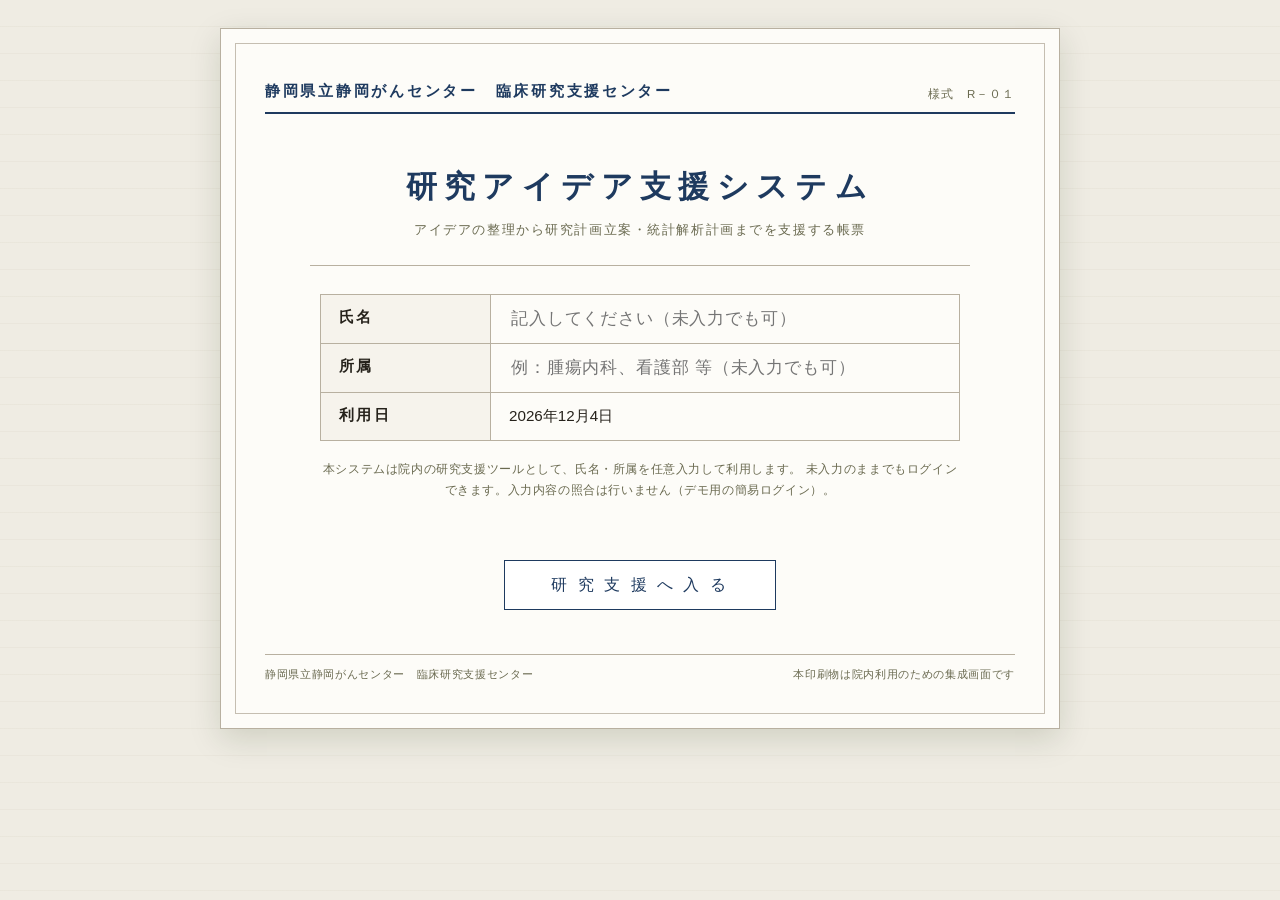
<file: login.html>
<!DOCTYPE html>
<html lang="ja">
<head>
  <meta charset="UTF-8" />
  <meta name="viewport" content="width=device-width, initial-scale=1.0" />
  <title>ログイン｜研究アイデア支援システム</title>
  <style>
    :root {
      --paper: #fdfcf8;
      --bg: #efece3;
      --line: #b8b0a0;
      --ink: #1e3a5f;
      --text: #26221b;
      --sub: #6a6a50;
    }
    * { box-sizing: border-box; }
    html, body { height: 100%; }
    body {
      margin: 0;
      min-height: 100vh;
      font-family: 'Yu Mincho', 'Hiragino Mincho ProN', 'MS Mincho', 'Yu Gothic', 'Meiryo', sans-serif;
      color: var(--text);
      background-color: var(--bg, #efeae1);
      background-image: repeating-linear-gradient(
        to bottom,
        transparent 0 26px,
        rgba(120, 100, 60, 0.045) 26px 27px
      );
      padding: 28px 16px;
    }
    .page {
      width: min(840px, 100%);
      margin: 0 auto;
      background: var(--paper);
      border: 1px solid var(--line);
      box-shadow: 0 10px 30px rgba(30, 50, 10, 0.15);
      padding: 52px 44px 46px;
      position: relative;
    }
    /* 内枠（報告書の罫線風） */
    .page::after {
      content: '';
      position: absolute;
      inset: 14px;
      border: 1px solid rgba(184, 176, 160, 0.8);
      pointer-events: none;
    }

    .cover-top {
      display: flex;
      justify-content: space-between;
      align-items: flex-end;
      padding-bottom: 10px;
      border-bottom: 2px solid var(--ink);
      gap: 12px;
      flex-wrap: wrap;
    }
    .cover-top .doc {
      font-size: 0.95rem;
      letter-spacing: 0.18em;
      color: var(--ink);
      font-weight: 700;
    }
    .cover-top .no {
      color: var(--sub);
      font-size: 0.72rem;
      letter-spacing: 0.08em;
    }

    .title {
      text-align: center;
      margin: 52px 0 10px;
      font-size: clamp(1.5rem, 2.4vw, 2.1rem);
      letter-spacing: 0.24em;
      color: var(--ink);
      font-weight: 700;
    }
    .subtitle {
      text-align: center;
      font-size: 0.82rem;
      color: var(--sub);
      letter-spacing: 0.12em;
    }
    .divider {
      width: 88%;
      border: 0;
      border-top: 1px solid var(--line);
      margin: 26px auto 28px;
    }

    /* 記入欄テーブル風 */
    .fields {
      border: 1px solid var(--line);
      max-width: 640px;
      margin: 0 auto;
    }
    .row {
      display: grid;
      grid-template-columns: 170px 1fr;
    }
    .row + .row { border-top: 1px solid var(--line); }
    .cell {
      padding: 13px 18px;
    }
    .cell:first-child {
      border-right: 1px solid var(--line);
      background: #f6f3ec;
      font-size: 0.92rem;
      font-weight: 700;
      letter-spacing: 0.16em;
    }
    .cell input {
      width: 100%;
      border: none;
      background: transparent;
      font-size: 1.05rem;
      font-family: inherit;
      letter-spacing: 0.05em;
    }
    .cell input:focus { outline: none; }
    .cell.date { color: var(--text); font-size: 0.95rem; }

    .note {
      margin: 18px auto 0;
      max-width: 640px;
      font-size: 0.76rem;
      color: var(--sub);
      text-align: center;
      letter-spacing: 0.05em;
      line-height: 1.7;
    }
    .error {
      margin: 10px auto 0;
      max-width: 640px;
      text-align: center;
      color: #b3202e;
      font-size: 0.8rem;
      min-height: 1.2em;
    }

    .submit {
      text-align: center;
      margin-top: 34px;
    }
    .btn {
      font-family: inherit;
      letter-spacing: 0.18em;
      font-size: 1.02rem;
      padding: 13px 46px;
      background: #fff;
      border: 1.5px solid var(--ink);
      color: var(--ink);
      cursor: pointer;
      transition: all 0.2s;
    }
    .btn:hover {
      background: var(--ink);
      color: #fff;
    }

    .cover-foot {
      margin-top: 44px;
      border-top: 1px solid var(--line);
      padding-top: 12px;
      display: flex;
      justify-content: space-between;
      gap: 12px;
      flex-wrap: wrap;
      font-size: 0.7rem;
      color: var(--sub);
      letter-spacing: 0.06em;
    }

    @media (max-width: 560px) {
      .page { padding: 30px 20px 28px; }
      .row { grid-template-columns: 120px 1fr; }
      .cell { padding: 10px 12px; }
      .title { letter-spacing: 0.12em; }
    }
  </style>
</head>
<body>
  <div class="page">
    <div class="cover-top">
      <div class="doc">静岡県立静岡がんセンター　臨床研究支援センター</div>
      <div class="no">様式　R－０１</div>
    </div>

    <h1 class="title">研究アイデア支援システム</h1>
    <p class="subtitle">アイデアの整理から研究計画立案・統計解析計画までを支援する帳票</p>
    <hr class="divider" />

    <form id="loginForm" autocomplete="off">
      <div class="fields">
        <div class="row">
          <div class="cell">氏名</div>
          <div class="cell"><input type="text" id="user" placeholder="記入してください（未入力でも可）" /></div>
        </div>
        <div class="row">
          <div class="cell">所属</div>
          <div class="cell"><input type="text" id="affiliation" placeholder="例：腫瘍内科、看護部 等（未入力でも可）" /></div>
        </div>
        <div class="row">
          <div class="cell">利用日</div>
          <div class="cell date" id="dateText"></div>
        </div>
      </div>

      <div class="note">
        本システムは院内の研究支援ツールとして、氏名・所属を任意入力して利用します。
        未入力のままでもログインできます。入力内容の照合は行いません（デモ用の簡易ログイン）。
      </div>
      <div class="error" id="errMsg"></div>

      <div class="submit">
        <button type="submit" class="btn">研 究 支 援 へ 入 る</button>
      </div>
    </form>

    <div class="cover-foot">
      <span>静岡県立静岡がんセンター　臨床研究支援センター</span>
      <span>本印刷物は院内利用のための集成画面です</span>
    </div>
  </div>

  <script>
    (function () {
      'use strict';
      var KEY = 'researchIdeaLogin';

      function loadSaved() {
        try {
          var raw = localStorage.getItem(KEY);
          return raw ? JSON.parse(raw) : null;
        } catch (e) { return null; }
      }

      // 前回の利用者情報をプリフィル
      var saved = loadSaved();
      if (saved) {
        var userInput = document.getElementById('user');
        if (userInput && saved.user) userInput.value = saved.user;
        var affilInput = document.getElementById('affiliation');
        if (affilInput && saved.affiliation) affilInput.value = saved.affiliation;
      }

      // 利用日（自動生成）
      var now = new Date();
      var dateText = document.getElementById('dateText');
      if (dateText) {
        dateText.textContent =
          now.getFullYear() + '年' + (now.getMonth() + 1) + '月' + now.getDate() + '日';
      }

      var form = document.getElementById('loginForm');
      form.addEventListener('submit', function (e) {
        e.preventDefault();
        var user = document.getElementById('user').value.trim();
        var affiliation = document.getElementById('affiliation').value.trim();
        var err = document.getElementById('errMsg');
        if (err) err.textContent = '';

        try {
          localStorage.setItem(KEY, JSON.stringify({
            user: user,
            affiliation: affiliation,
            loggedAt: new Date().toISOString()
          }));
        } catch (ex) { /* ストレージ不可でも遷移 */ }

        window.location.href = 'index.html';
      });
    })();
  </script>
</body>
</html>
</file>
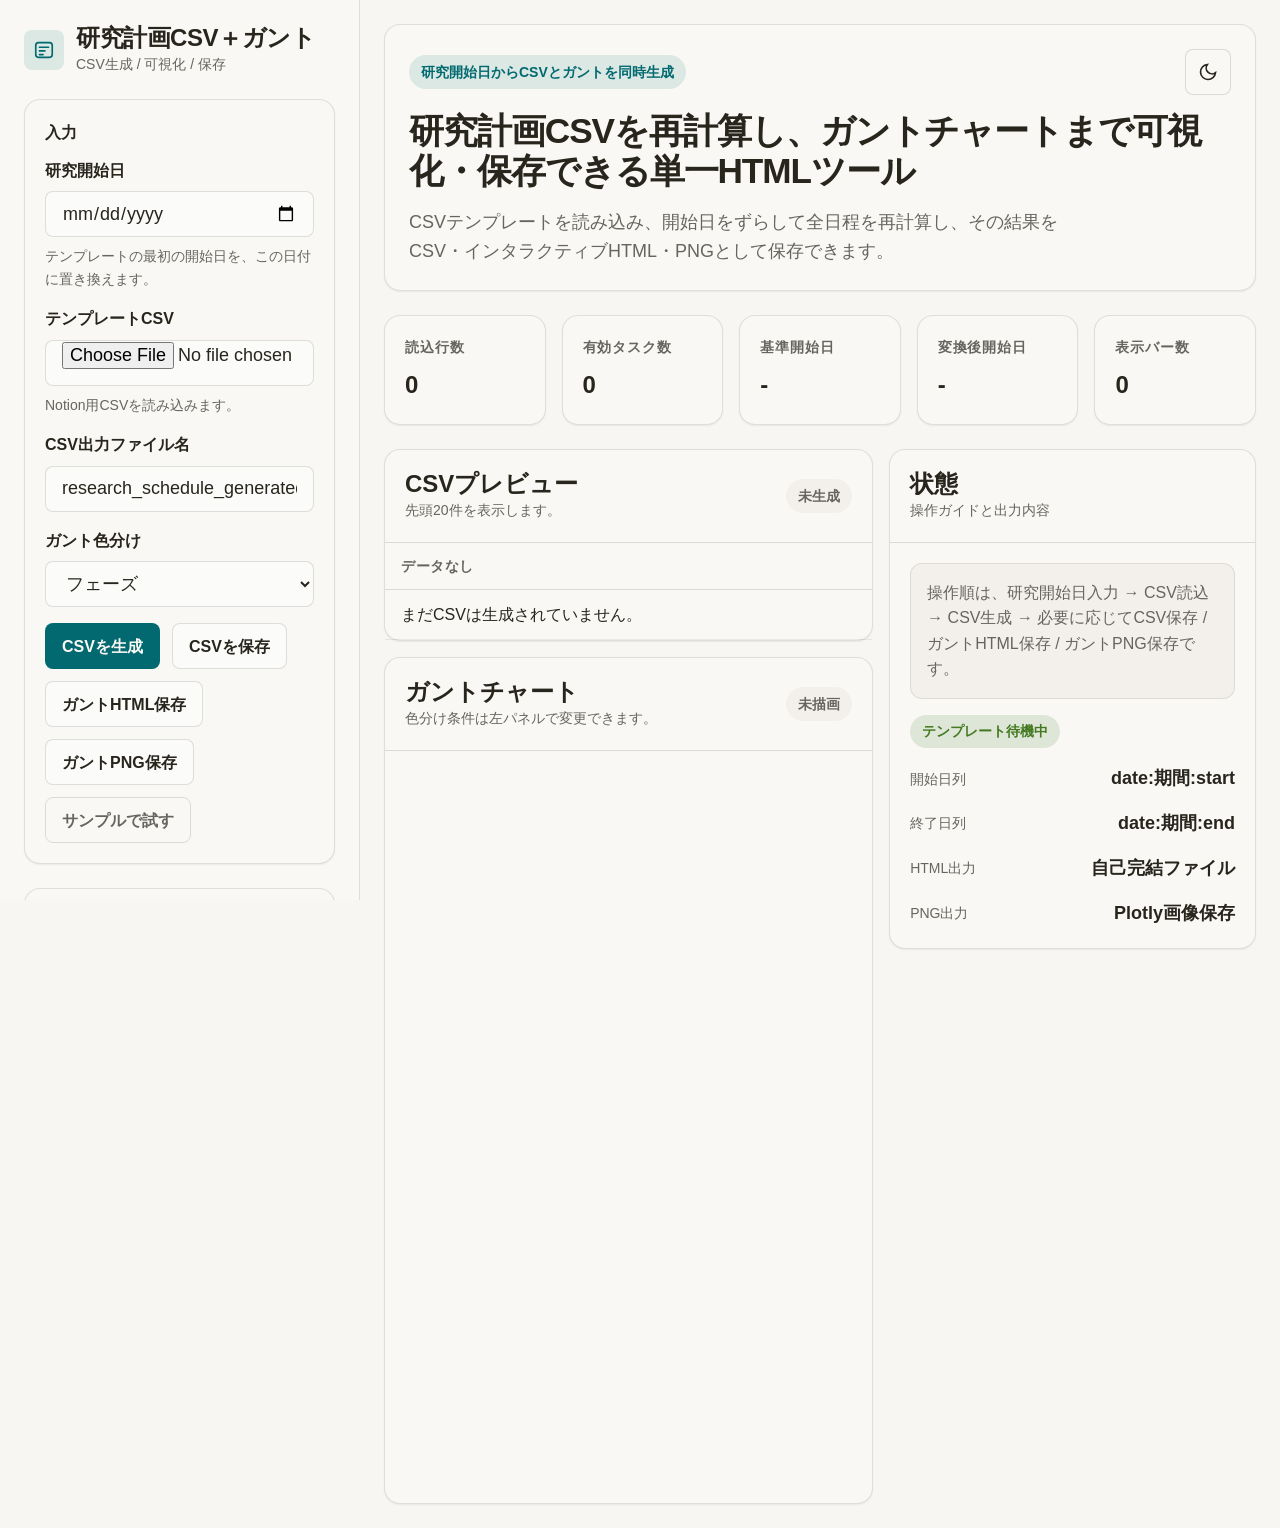
<file: research-schedule-csv-generator.html>
<!DOCTYPE html>
<html lang="ja">
<head>
  <meta charset="UTF-8" />
  <meta name="viewport" content="width=device-width, initial-scale=1.0" />
  <title>研究スケジュールCSV＋ガントチャート生成ツール</title>

  <link rel="preconnect" href="https://api.fontshare.com" />
  <link href="https://api.fontshare.com/v2/css?f[]=satoshi@400,500,700&display=swap" rel="stylesheet" />
  <script src="https://cdn.plot.ly/plotly-2.35.2.min.js"></script>

  <style>
    :root, [data-theme="light"] {
      --text-xs: clamp(0.75rem, 0.7rem + 0.25vw, 0.875rem);
      --text-sm: clamp(0.875rem, 0.8rem + 0.35vw, 1rem);
      --text-base: clamp(1rem, 0.95rem + 0.25vw, 1.125rem);
      --text-lg: clamp(1.125rem, 1rem + 0.75vw, 1.5rem);
      --text-xl: clamp(1.5rem, 1.2rem + 1.25vw, 2.25rem);

      --space-1: 0.25rem;
      --space-2: 0.5rem;
      --space-3: 0.75rem;
      --space-4: 1rem;
      --space-5: 1.25rem;
      --space-6: 1.5rem;
      --space-8: 2rem;
      --space-10: 2.5rem;
      --space-12: 3rem;
      --space-16: 4rem;

      --color-bg: #f7f6f2;
      --color-surface: #f9f8f5;
      --color-surface-2: #fbfbf9;
      --color-surface-offset: #f3f0ec;
      --color-border: #d4d1ca;
      --color-divider: #dcd9d5;
      --color-text: #28251d;
      --color-text-muted: #67655f;
      --color-text-faint: #9f9d97;
      --color-text-inverse: #f9f8f4;
      --color-primary: #01696f;
      --color-primary-hover: #0c4e54;
      --color-primary-highlight: #dbe8e4;
      --color-success: #437a22;
      --color-warning: #964219;
      --color-error: #a12c7b;

      --radius-sm: 0.375rem;
      --radius-md: 0.5rem;
      --radius-lg: 0.75rem;
      --radius-xl: 1rem;

      --shadow-sm: 0 1px 2px oklch(0.2 0.01 80 / 0.06);
      --shadow-md: 0 4px 12px oklch(0.2 0.01 80 / 0.08);

      --font-body: 'Satoshi', 'Inter', sans-serif;
      --font-display: 'Satoshi', 'Inter', sans-serif;

      --transition-interactive: 180ms cubic-bezier(0.16, 1, 0.3, 1);
    }

    [data-theme="dark"] {
      --color-bg: #171614;
      --color-surface: #1c1b19;
      --color-surface-2: #201f1d;
      --color-surface-offset: #22211f;
      --color-border: #393836;
      --color-divider: #262523;
      --color-text: #e0dfdc;
      --color-text-muted: #a09e99;
      --color-text-faint: #716f6a;
      --color-text-inverse: #1c1b19;
      --color-primary: #4f98a3;
      --color-primary-hover: #227f8b;
      --color-primary-highlight: #2b3434;
      --color-success: #6daa45;
      --color-warning: #bb653b;
      --color-error: #d163a7;
      --shadow-sm: 0 1px 2px oklch(0 0 0 / 0.2);
      --shadow-md: 0 4px 12px oklch(0 0 0 / 0.3);
    }

    *, *::before, *::after { box-sizing: border-box; margin: 0; padding: 0; }

    html {
      -moz-text-size-adjust: none;
      -webkit-text-size-adjust: none;
      text-size-adjust: none;
      -webkit-font-smoothing: antialiased;
      -moz-osx-font-smoothing: grayscale;
      text-rendering: optimizeLegibility;
      scroll-behavior: smooth;
    }

    body {
      min-height: 100dvh;
      line-height: 1.6;
      font-family: var(--font-body);
      font-size: var(--text-base);
      color: var(--color-text);
      background: var(--color-bg);
    }

    button, input, select { font: inherit; color: inherit; }
    button { cursor: pointer; border: none; background: none; }
    a, button, input, select {
      transition:
        color var(--transition-interactive),
        background var(--transition-interactive),
        border-color var(--transition-interactive),
        box-shadow var(--transition-interactive),
        transform var(--transition-interactive);
    }

    :focus-visible {
      outline: 2px solid var(--color-primary);
      outline-offset: 3px;
      border-radius: var(--radius-sm);
    }

    .skip-link {
      position: absolute;
      left: -9999px;
      top: auto;
      width: 1px;
      height: 1px;
      overflow: hidden;
    }

    .skip-link:focus {
      left: var(--space-4);
      top: var(--space-4);
      width: auto;
      height: auto;
      padding: var(--space-3) var(--space-4);
      background: var(--color-primary);
      color: var(--color-text-inverse);
      z-index: 1000;
      border-radius: var(--radius-md);
      text-decoration: none;
    }

    .app-shell {
      display: grid;
      grid-template-columns: 360px 1fr;
      min-height: 100dvh;
    }

    .sidebar {
      background: var(--color-surface);
      border-right: 1px solid color-mix(in oklab, var(--color-text) 12%, transparent);
      padding: var(--space-6);
      display: flex;
      flex-direction: column;
      gap: var(--space-6);
      position: sticky;
      top: 0;
      height: 100dvh;
      overflow-y: auto;
    }

    .main {
      min-width: 0;
      padding: var(--space-6);
      display: flex;
      flex-direction: column;
      gap: var(--space-6);
    }

    .brand {
      display: flex;
      align-items: center;
      gap: var(--space-3);
    }

    .brand-mark {
      width: 40px;
      height: 40px;
      border-radius: var(--radius-md);
      background: var(--color-primary-highlight);
      color: var(--color-primary);
      display: grid;
      place-items: center;
      flex: none;
    }

    .brand-copy h1 {
      font-size: var(--text-lg);
      line-height: 1.2;
      font-weight: 700;
      letter-spacing: -0.02em;
    }

    .brand-copy p {
      font-size: var(--text-xs);
      color: var(--color-text-muted);
    }

    .panel {
      background: var(--color-surface);
      border: 1px solid color-mix(in oklab, var(--color-text) 12%, transparent);
      border-radius: var(--radius-xl);
      box-shadow: var(--shadow-sm);
    }

    .panel-body { padding: var(--space-5); }

    .section-title {
      font-size: var(--text-sm);
      font-weight: 700;
      margin-bottom: var(--space-3);
      color: var(--color-text);
    }

    .help {
      font-size: var(--text-xs);
      color: var(--color-text-muted);
    }

    .field {
      display: grid;
      gap: var(--space-2);
      margin-bottom: var(--space-4);
    }

    .field label {
      font-size: var(--text-sm);
      font-weight: 600;
    }

    .field input[type="date"],
    .field input[type="file"],
    .field input[type="text"],
    .field select {
      width: 100%;
      min-height: 46px;
      border-radius: var(--radius-md);
      border: 1px solid color-mix(in oklab, var(--color-text) 14%, transparent);
      background: var(--color-surface-2);
      padding: 0 var(--space-4);
    }

    .button-row {
      display: flex;
      flex-wrap: wrap;
      gap: var(--space-3);
      margin-top: var(--space-4);
    }

    .btn {
      min-height: 46px;
      padding: 0 var(--space-4);
      border-radius: var(--radius-md);
      border: 1px solid transparent;
      font-size: var(--text-sm);
      font-weight: 700;
      display: inline-flex;
      align-items: center;
      justify-content: center;
      gap: var(--space-2);
    }

    .btn:active { transform: translateY(1px); }

    .btn-primary {
      background: var(--color-primary);
      color: var(--color-text-inverse);
    }

    .btn-primary:hover { background: var(--color-primary-hover); }

    .btn-secondary {
      background: var(--color-surface-2);
      border-color: color-mix(in oklab, var(--color-text) 14%, transparent);
      color: var(--color-text);
    }

    .btn-ghost {
      background: transparent;
      border-color: color-mix(in oklab, var(--color-text) 14%, transparent);
      color: var(--color-text-muted);
    }

    .header-card {
      padding: var(--space-6);
      display: grid;
      gap: var(--space-4);
    }

    .topbar {
      display: flex;
      align-items: center;
      justify-content: space-between;
      gap: var(--space-4);
      flex-wrap: wrap;
    }

    .eyebrow {
      display: inline-flex;
      align-items: center;
      gap: var(--space-2);
      width: fit-content;
      border-radius: 999px;
      padding: 0.35rem 0.75rem;
      background: var(--color-primary-highlight);
      color: var(--color-primary);
      font-size: var(--text-xs);
      font-weight: 700;
    }

    .page-title {
      font-size: var(--text-xl);
      font-weight: 700;
      line-height: 1.15;
      letter-spacing: -0.03em;
    }

    .lead {
      color: var(--color-text-muted);
      max-width: 70ch;
    }

    .theme-toggle {
      min-width: 46px;
      min-height: 46px;
      border-radius: var(--radius-md);
      border: 1px solid color-mix(in oklab, var(--color-text) 14%, transparent);
      background: var(--color-surface);
      color: var(--color-text);
      display: grid;
      place-items: center;
    }

    .metrics {
      display: grid;
      grid-template-columns: repeat(5, minmax(0, 1fr));
      gap: var(--space-4);
    }

    .metric-card {
      padding: var(--space-5);
      display: grid;
      gap: var(--space-2);
    }

    .metric-label {
      font-size: var(--text-xs);
      color: var(--color-text-muted);
      font-weight: 700;
      text-transform: uppercase;
      letter-spacing: 0.06em;
    }

    .metric-value {
      font-size: var(--text-lg);
      font-weight: 700;
      font-variant-numeric: tabular-nums lining-nums;
      letter-spacing: -0.02em;
    }

    .content-grid {
      display: grid;
      grid-template-columns: minmax(0, 1.2fr) minmax(330px, 0.9fr);
      gap: var(--space-4);
      align-items: start;
    }

    .stack {
      display: grid;
      gap: var(--space-4);
    }

    .card-head {
      padding: var(--space-5);
      border-bottom: 1px solid var(--color-divider);
      display: flex;
      justify-content: space-between;
      align-items: center;
      gap: var(--space-3);
      flex-wrap: wrap;
    }

    .card-head h2 {
      font-size: var(--text-lg);
      font-weight: 700;
      line-height: 1.2;
    }

    .card-head p {
      font-size: var(--text-xs);
      color: var(--color-text-muted);
    }

    .table-wrap {
      overflow: auto;
      max-height: 46dvh;
    }

    table {
      width: 100%;
      border-collapse: collapse;
      font-size: var(--text-sm);
    }

    thead th {
      position: sticky;
      top: 0;
      z-index: 1;
      background: var(--color-surface);
      text-align: left;
      font-size: var(--text-xs);
      letter-spacing: 0.04em;
      text-transform: uppercase;
      color: var(--color-text-muted);
      padding: var(--space-3) var(--space-4);
      border-bottom: 1px solid var(--color-divider);
      white-space: nowrap;
    }

    tbody td {
      padding: var(--space-3) var(--space-4);
      border-bottom: 1px solid color-mix(in oklab, var(--color-text) 8%, transparent);
      vertical-align: top;
      white-space: nowrap;
    }

    tbody tr:hover {
      background: color-mix(in oklab, var(--color-primary) 4%, var(--color-surface));
    }

    .mono {
      font-variant-numeric: tabular-nums lining-nums;
      font-feature-settings: "tnum" 1, "lnum" 1;
    }

    .badge {
      display: inline-flex;
      align-items: center;
      gap: 0.4rem;
      border-radius: 999px;
      padding: 0.35rem 0.75rem;
      font-size: var(--text-xs);
      font-weight: 700;
      width: fit-content;
    }

    .badge-neutral {
      background: var(--color-surface-offset);
      color: var(--color-text-muted);
    }

    .badge-success {
      background: color-mix(in oklab, var(--color-success) 14%, var(--color-surface));
      color: var(--color-success);
    }

    .badge-warn {
      background: color-mix(in oklab, var(--color-warning) 14%, var(--color-surface));
      color: var(--color-warning);
    }

    .notice {
      padding: var(--space-4);
      border-radius: var(--radius-lg);
      background: var(--color-surface-offset);
      border: 1px solid color-mix(in oklab, var(--color-text) 10%, transparent);
      font-size: var(--text-sm);
      color: var(--color-text-muted);
    }

    .status-list {
      display: grid;
      gap: var(--space-4);
      padding: var(--space-5);
    }

    .status-item {
      display: grid;
      gap: var(--space-1);
      padding: var(--space-4);
      border-radius: var(--radius-lg);
      background: var(--color-surface-2);
      border: 1px solid color-mix(in oklab, var(--color-text) 10%, transparent);
    }

    .status-item strong { font-size: var(--text-sm); }
    .status-item span {
      font-size: var(--text-xs);
      color: var(--color-text-muted);
    }

    .utility-row {
      display: flex;
      flex-wrap: wrap;
      gap: var(--space-3);
      align-items: center;
      justify-content: space-between;
    }

    .success-message,
    .error-message {
      padding: var(--space-4);
      border-radius: var(--radius-lg);
      font-size: var(--text-sm);
      border: 1px solid transparent;
      display: none;
    }

    .success-message {
      background: color-mix(in oklab, var(--color-success) 12%, var(--color-surface));
      color: var(--color-success);
      border-color: color-mix(in oklab, var(--color-success) 24%, transparent);
    }

    .error-message {
      background: color-mix(in oklab, var(--color-error) 10%, var(--color-surface));
      color: var(--color-error);
      border-color: color-mix(in oklab, var(--color-error) 22%, transparent);
    }

    #ganttChart {
      width: 100%;
      min-height: 720px;
    }

    .plot-wrap {
      padding: var(--space-4);
    }

    @media (max-width: 1220px) {
      .app-shell { grid-template-columns: 1fr; }
      .sidebar {
        position: static;
        height: auto;
        border-right: none;
        border-bottom: 1px solid color-mix(in oklab, var(--color-text) 12%, transparent);
      }
      .metrics { grid-template-columns: repeat(2, minmax(0, 1fr)); }
      .content-grid { grid-template-columns: 1fr; }
    }

    @media (max-width: 720px) {
      .sidebar, .main { padding: var(--space-4); }
      .metrics { grid-template-columns: 1fr; }
      .page-title { font-size: 1.65rem; }
    }

    @media (prefers-reduced-motion: reduce) {
      * {
        animation-duration: 0.01ms !important;
        animation-iteration-count: 1 !important;
        transition-duration: 0.01ms !important;
        scroll-behavior: auto !important;
      }
    }
  </style>
</head>
<body>
  <a href="#main-content" class="skip-link">本文へ移動</a>

  <div class="app-shell">
    <aside class="sidebar" aria-label="設定パネル">
      <div class="brand">
        <div class="brand-mark" aria-hidden="true">
          <svg width="22" height="22" viewBox="0 0 24 24" fill="none" aria-label="Research schedule logo">
            <rect x="3" y="4" width="18" height="16" rx="3" stroke="currentColor" stroke-width="1.8"></rect>
            <path d="M7 9h10M7 13h6M7 17h4" stroke="currentColor" stroke-width="1.8" stroke-linecap="round"></path>
          </svg>
        </div>
        <div class="brand-copy">
          <h1>研究計画CSV＋ガント</h1>
          <p>CSV生成 / 可視化 / 保存</p>
        </div>
      </div>

      <section class="panel" aria-labelledby="input-section-title">
        <div class="panel-body">
          <h2 id="input-section-title" class="section-title">入力</h2>

          <div class="field">
            <label for="startDate">研究開始日</label>
            <input id="startDate" type="date" />
            <p class="help">テンプレートの最初の開始日を、この日付に置き換えます。</p>
          </div>

          <div class="field">
            <label for="csvFile">テンプレートCSV</label>
            <input id="csvFile" type="file" accept=".csv,text/csv" />
            <p class="help">Notion用CSVを読み込みます。</p>
          </div>

          <div class="field">
            <label for="downloadName">CSV出力ファイル名</label>
            <input id="downloadName" type="text" value="research_schedule_generated.csv" />
          </div>

          <div class="field">
            <label for="colorMode">ガント色分け</label>
            <select id="colorMode">
              <option value="phase">フェーズ</option>
              <option value="category">カテゴリ</option>
              <option value="owner">担当者</option>
              <option value="status">ステータス</option>
            </select>
          </div>

          <div class="button-row">
            <button class="btn btn-primary" id="generateBtn" type="button">CSVを生成</button>
            <button class="btn btn-secondary" id="downloadBtn" type="button" disabled>CSVを保存</button>
            <button class="btn btn-secondary" id="saveGanttHtmlBtn" type="button" disabled>ガントHTML保存</button>
            <button class="btn btn-secondary" id="saveGanttPngBtn" type="button" disabled>ガントPNG保存</button>
            <button class="btn btn-ghost" id="sampleBtn" type="button">サンプルで試す</button>
          </div>
        </div>
      </section>

      <section class="panel">
        <div class="panel-body">
          <h2 class="section-title">処理ルール</h2>
          <div class="status-list">
            <div class="status-item">
              <strong>基準列</strong>
              <span>`date:期間:start` の最初の有効日を起点に再計算します。</span>
            </div>
            <div class="status-item">
              <strong>CSV保存</strong>
              <span>変換済み行を UTF-8 BOM 付きCSVで保存します。</span>
            </div>
            <div class="status-item">
              <strong>ガントHTML保存</strong>
              <span>後でブラウザで再表示できる自己完結HTMLを保存します。</span>
            </div>
            <div class="status-item">
              <strong>ガントPNG保存</strong>
              <span>会議資料や申請書貼り付け用の画像として保存します。</span>
            </div>
          </div>
        </div>
      </section>

      <section class="panel">
        <div class="panel-body">
          <div id="successBox" class="success-message" role="status" aria-live="polite"></div>
          <div id="errorBox" class="error-message" role="alert"></div>
        </div>
      </section>
    </aside>

    <main class="main" id="main-content">
      <section class="panel">
        <div class="header-card">
          <div class="topbar">
            <div class="eyebrow">研究開始日からCSVとガントを同時生成</div>
            <button class="theme-toggle" type="button" data-theme-toggle aria-label="テーマ切替"></button>
          </div>
          <div>
            <h2 class="page-title">研究計画CSVを再計算し、ガントチャートまで可視化・保存できる単一HTMLツール</h2>
          </div>
          <p class="lead">
            CSVテンプレートを読み込み、開始日をずらして全日程を再計算し、その結果をCSV・インタラクティブHTML・PNGとして保存できます。
          </p>
        </div>
      </section>

      <section class="metrics" aria-label="集計情報">
        <article class="panel metric-card">
          <div class="metric-label">読込行数</div>
          <div class="metric-value mono" id="metricRows">0</div>
        </article>
        <article class="panel metric-card">
          <div class="metric-label">有効タスク数</div>
          <div class="metric-value mono" id="metricTasks">0</div>
        </article>
        <article class="panel metric-card">
          <div class="metric-label">基準開始日</div>
          <div class="metric-value mono" id="metricBaseDate">-</div>
        </article>
        <article class="panel metric-card">
          <div class="metric-label">変換後開始日</div>
          <div class="metric-value mono" id="metricNewDate">-</div>
        </article>
        <article class="panel metric-card">
          <div class="metric-label">表示バー数</div>
          <div class="metric-value mono" id="metricBars">0</div>
        </article>
      </section>

      <section class="content-grid">
        <div class="stack">
          <article class="panel">
            <div class="card-head">
              <div>
                <h2>CSVプレビュー</h2>
                <p>先頭20件を表示します。</p>
              </div>
              <div class="badge badge-neutral" id="previewBadge">未生成</div>
            </div>
            <div class="table-wrap">
              <table aria-label="CSVプレビュー">
                <thead id="previewHead"></thead>
                <tbody id="previewBody"></tbody>
              </table>
            </div>
          </article>

          <article class="panel">
            <div class="card-head">
              <div>
                <h2>ガントチャート</h2>
                <p>色分け条件は左パネルで変更できます。</p>
              </div>
              <div class="badge badge-neutral" id="ganttBadge">未描画</div>
            </div>
            <div class="plot-wrap">
              <div id="ganttChart" aria-label="ガントチャート表示領域"></div>
            </div>
          </article>
        </div>

        <aside class="panel">
          <div class="card-head">
            <div>
              <h2>状態</h2>
              <p>操作ガイドと出力内容</p>
            </div>
          </div>
          <div class="status-list">
            <div class="notice">
              操作順は、研究開始日入力 → CSV読込 → CSV生成 → 必要に応じてCSV保存 / ガントHTML保存 / ガントPNG保存です。
            </div>
            <div>
              <div class="badge badge-success" id="modeBadge">テンプレート待機中</div>
            </div>
            <div class="utility-row">
              <span class="help">開始日列</span>
              <strong class="mono">date:期間:start</strong>
            </div>
            <div class="utility-row">
              <span class="help">終了日列</span>
              <strong class="mono">date:期間:end</strong>
            </div>
            <div class="utility-row">
              <span class="help">HTML出力</span>
              <strong class="mono">自己完結ファイル</strong>
            </div>
            <div class="utility-row">
              <span class="help">PNG出力</span>
              <strong class="mono">Plotly画像保存</strong>
            </div>
          </div>
        </aside>
      </section>
    </main>
  </div>

  <script>
    (() => {
      const html = document.documentElement;
      const themeBtn = document.querySelector('[data-theme-toggle]');
      let theme = window.matchMedia('(prefers-color-scheme: dark)').matches ? 'dark' : 'light';
      html.setAttribute('data-theme', theme);

      const setThemeIcon = () => {
        themeBtn.setAttribute('aria-label', theme === 'dark' ? 'ライトモードに切替' : 'ダークモードに切替');
        themeBtn.innerHTML = theme === 'dark'
          ? '<svg width="20" height="20" viewBox="0 0 24 24" fill="none" stroke="currentColor" stroke-width="2"><circle cx="12" cy="12" r="4.5"></circle><path d="M12 1.5V4M12 20V22.5M4.22 4.22L5.9 5.9M18.1 18.1L19.78 19.78M1.5 12H4M20 12H22.5M4.22 19.78L5.9 18.1M18.1 5.9L19.78 4.22"></path></svg>'
          : '<svg width="20" height="20" viewBox="0 0 24 24" fill="none" stroke="currentColor" stroke-width="2"><path d="M21 12.79A9 9 0 1 1 11.21 3A7 7 0 0 0 21 12.79Z"></path></svg>';
      };
      setThemeIcon();

      themeBtn.addEventListener('click', () => {
        theme = theme === 'dark' ? 'light' : 'dark';
        html.setAttribute('data-theme', theme);
        setThemeIcon();
        if (generatedRows.length) renderGantt(generatedRows);
      });

      const els = {
        startDate: document.getElementById('startDate'),
        csvFile: document.getElementById('csvFile'),
        downloadName: document.getElementById('downloadName'),
        colorMode: document.getElementById('colorMode'),
        generateBtn: document.getElementById('generateBtn'),
        downloadBtn: document.getElementById('downloadBtn'),
        saveGanttHtmlBtn: document.getElementById('saveGanttHtmlBtn'),
        saveGanttPngBtn: document.getElementById('saveGanttPngBtn'),
        sampleBtn: document.getElementById('sampleBtn'),
        previewHead: document.getElementById('previewHead'),
        previewBody: document.getElementById('previewBody'),
        metricRows: document.getElementById('metricRows'),
        metricTasks: document.getElementById('metricTasks'),
        metricBaseDate: document.getElementById('metricBaseDate'),
        metricNewDate: document.getElementById('metricNewDate'),
        metricBars: document.getElementById('metricBars'),
        successBox: document.getElementById('successBox'),
        errorBox: document.getElementById('errorBox'),
        previewBadge: document.getElementById('previewBadge'),
        ganttBadge: document.getElementById('ganttBadge'),
        modeBadge: document.getElementById('modeBadge'),
        ganttChart: document.getElementById('ganttChart')
      };

      const SAMPLE_CSV = `タスク名,フェーズ,カテゴリ,ステータス,date:期間:start,date:期間:end,担当者,依存タスク,マイルストーン,工数_人日,優先度,アウトプット,備考
研究仮説の設定,企画,研究計画,未着手,2026/6/1,2026/6/5,PI,,FALSE,2,高,研究仮説メモ,臨床的意義と主要評価項目の方向性を明確化
先行研究レビュー,企画,研究計画,進行中,2026/6/1,2026/6/12,研究事務局,研究仮説の設定,FALSE,5,高,文献レビュー表,主要論文・類似RCT・ギャップ整理
エンドポイント定義,企画,研究計画,未着手,2026/6/8,2026/6/12,PI/統計担当,研究仮説の設定,FALSE,2,高,主要・副次評価項目一覧,測定時点と解析対象集団も整理
研究デザイン決定,企画,研究計画,未着手,2026/6/8,2026/6/16,PI/研究事務局,エンドポイント定義,FALSE,3,高,研究デザイン概要,割付、盲検化、評価スケジュールを整理
サンプルサイズ設計,企画,統計解析,未着手,2026/6/13,2026/6/20,統計担当,エンドポイント定義,FALSE,3,高,サンプルサイズ根拠,脱落率考慮を含む
倫理審査資料作成,申請,IRB,未着手,2026/6/21,2026/7/5,研究事務局,研究デザイン決定,FALSE,6,高,IRB提出資料一式,説明文書・同意文書・実施計画書を統合
CRF作成,準備,運用設計,未着手,2026/7/1,2026/7/12,CRC,研究デザイン決定,FALSE,4,中,CRF案,紙/EDC双方で確認
施設立上げ,準備,運用設計,未着手,2026/7/10,2026/7/25,研究事務局,倫理審査資料作成,FALSE,5,高,施設開始手順書,契約・説明会・資材配布
症例登録開始,実施,症例登録,未着手,2026/8/1,2026/10/31,各施設,施設立上げ,TRUE,20,高,登録患者一覧,月次進捗確認
データ固定,解析,統計解析,未着手,2026/11/10,2026/11/20,統計担当,症例登録開始,TRUE,5,高,固定済み解析データ,照会対応完了後に固定`;

      let rawCsvText = '';
      let generatedCsvText = '';
      let generatedRows = [];
      let generatedHeaders = [];
      let currentGanttData = [];
      let currentGanttLayout = {};
      let currentGanttConfig = {};

      const COLORSETS = {
        phase: ['#01696f', '#0c4e54', '#437a22', '#964219', '#a12c7b', '#006494', '#7a39bb', '#da7101'],
        category: ['#01696f', '#437a22', '#006494', '#da7101', '#964219', '#7a39bb', '#a12c7b', '#d19900'],
        owner: ['#0c4e54', '#4f98a3', '#437a22', '#bb653b', '#9250d0', '#3b78ab', '#dd6974', '#e8af34'],
        status: ['#01696f', '#d19900', '#964219', '#a12c7b', '#437a22', '#006494']
      };

      const showSuccess = (message) => {
        els.successBox.textContent = message;
        els.successBox.style.display = 'block';
        els.errorBox.style.display = 'none';
      };

      const showError = (message) => {
        els.errorBox.textContent = message;
        els.errorBox.style.display = 'block';
        els.successBox.style.display = 'none';
      };

      const clearMessages = () => {
        els.successBox.style.display = 'none';
        els.errorBox.style.display = 'none';
      };

      const escapeHtml = (value) => String(value ?? '')
        .replaceAll('&', '&amp;')
        .replaceAll('<', '&lt;')
        .replaceAll('>', '&gt;')
        .replaceAll('"', '&quot;')
        .replaceAll("'", '&#39;');

      const parseCsvLine = (line) => {
        const cells = [];
        let current = '';
        let inQuotes = false;

        for (let i = 0; i < line.length; i++) {
          const ch = line[i];
          const next = line[i + 1];
          if (ch === '"') {
            if (inQuotes && next === '"') {
              current += '"';
              i++;
            } else {
              inQuotes = !inQuotes;
            }
          } else if (ch === ',' && !inQuotes) {
            cells.push(current);
            current = '';
          } else {
            current += ch;
          }
        }
        cells.push(current);
        return cells;
      };

      const parseCsv = (text) => {
        const normalized = text.replace(/^\uFEFF/, '').replace(/\r\n/g, '\n').replace(/\r/g, '\n');
        const lines = normalized.split('\n').filter(line => line.trim() !== '');
        if (!lines.length) return { headers: [], rows: [] };

        const headers = parseCsvLine(lines[0]);
        const rows = lines.slice(1).map(line => {
          const cells = parseCsvLine(line);
          const obj = {};
          headers.forEach((header, idx) => {
            obj[header] = cells[idx] ?? '';
          });
          return obj;
        });
        return { headers, rows };
      };

      const csvEscape = (value) => {
        const str = String(value ?? '');
        if (/[",\n]/.test(str)) return `"${str.replace(/"/g, '""')}"`;
        return str;
      };

      const toCsv = (headers, rows) => {
        const head = headers.map(csvEscape).join(',');
        const body = rows.map(row => headers.map(h => csvEscape(row[h])).join(',')).join('\r\n');
        return '\uFEFF' + [head, body].filter(Boolean).join('\r\n');
      };

      const parseDateFlexible = (value) => {
        if (!value) return null;
        const text = String(value).trim();
        const m = text.match(/^(\d{4})[\/\-](\d{1,2})[\/\-](\d{1,2})$/);
        if (!m) return null;
        const y = Number(m[1]);
        const mo = Number(m[2]) - 1;
        const d = Number(m[3]);
        const dt = new Date(y, mo, d);
        if (dt.getFullYear() !== y || dt.getMonth() !== mo || dt.getDate() !== d) return null;
        dt.setHours(0, 0, 0, 0);
        return dt;
      };

      const formatDateJP = (date) => {
        const y = date.getFullYear();
        const m = String(date.getMonth() + 1).padStart(2, '0');
        const d = String(date.getDate()).padStart(2, '0');
        return `${y}/${m}/${d}`;
      };

      const formatDateISO = (date) => {
        const y = date.getFullYear();
        const m = String(date.getMonth() + 1).padStart(2, '0');
        const d = String(date.getDate()).padStart(2, '0');
        return `${y}-${m}-${d}`;
      };

      const diffDays = (from, to) => {
        const ms = 24 * 60 * 60 * 1000;
        return Math.round((to.getTime() - from.getTime()) / ms);
      };

      const addDays = (date, days) => {
        const d = new Date(date);
        d.setDate(d.getDate() + days);
        d.setHours(0, 0, 0, 0);
        return d;
      };

      const findBaseStartDate = (rows) => {
        const dates = rows
          .map(row => parseDateFlexible(row['date:期間:start']))
          .filter(Boolean)
          .sort((a, b) => a - b);
        return dates[0] || null;
      };

      const renderPreview = (headers, rows) => {
        els.previewHead.innerHTML = '';
        els.previewBody.innerHTML = '';

        if (!headers.length || !rows.length) {
          els.previewHead.innerHTML = '<tr><th>データなし</th></tr>';
          els.previewBody.innerHTML = '<tr><td>まだCSVは生成されていません。</td></tr>';
          return;
        }

        const previewHeaders = headers.slice(0, 7);
        els.previewHead.innerHTML = `<tr>${previewHeaders.map(h => `<th>${escapeHtml(h)}</th>`).join('')}</tr>`;

        rows.slice(0, 20).forEach(row => {
          const tr = document.createElement('tr');
          tr.innerHTML = previewHeaders.map(h => `<td>${escapeHtml(row[h] ?? '')}</td>`).join('');
          els.previewBody.appendChild(tr);
        });
      };

      const updateMetrics = (rows, baseDate, newDate, barCount = 0) => {
        els.metricRows.textContent = String(rows.length);
        els.metricTasks.textContent = String(rows.filter(r => String(r['タスク名'] || '').trim() !== '').length);
        els.metricBaseDate.textContent = baseDate ? formatDateJP(baseDate) : '-';
        els.metricNewDate.textContent = newDate ? formatDateJP(newDate) : '-';
        els.metricBars.textContent = String(barCount);
      };

      const normalizeGanttRows = (rows) => {
        return rows
          .map((row, index) => {
            const start = parseDateFlexible(row['date:期間:start']);
            const end = parseDateFlexible(row['date:期間:end']);
            const task = String(row['タスク名'] || '').trim();
            if (!task || !start || !end) return null;

            return {
              task,
              phase: String(row['フェーズ'] || '未分類').trim() || '未分類',
              category: String(row['カテゴリ'] || '未分類').trim() || '未分類',
              owner: String(row['担当者'] || '未設定').trim() || '未設定',
              status: String(row['ステータス'] || '未設定').trim() || '未設定',
              start,
              end,
              startISO: formatDateISO(start),
              endISO: formatDateISO(end),
              duration: Math.max(1, diffDays(start, end) + 1),
              note: String(row['備考'] || '').trim(),
              output: String(row['アウトプット'] || '').trim(),
              priority: String(row['優先度'] || '').trim(),
              order: index
            };
          })
          .filter(Boolean)
          .sort((a, b) => a.start - b.start || a.order - b.order);
      };

      const buildColorMap = (items, mode) => {
        const unique = [...new Set(items)];
        const palette = COLORSETS[mode] || COLORSETS.phase;
        const map = new Map();
        unique.forEach((key, idx) => map.set(key, palette[idx % palette.length]));
        return map;
      };

      const getColorKey = (item, mode) => {
        if (mode === 'category') return item.category;
        if (mode === 'owner') return item.owner;
        if (mode === 'status') return item.status;
        return item.phase;
      };

      const renderGantt = async (rows) => {
        const items = normalizeGanttRows(rows);
        if (!items.length) {
          els.ganttBadge.textContent = '未描画';
          els.ganttBadge.className = 'badge badge-neutral';
          updateMetrics(rows, findBaseStartDate(rows), parseDateFlexible(els.startDate.value.replace(/-/g, '/')), 0);
          return;
        }

        const mode = els.colorMode.value;
        const keys = items.map(item => getColorKey(item, mode));
        const colorMap = buildColorMap(keys, mode);

        const traces = items.map(item => {
          const key = getColorKey(item, mode);
          return {
            type: 'bar',
            orientation: 'h',
            x: [item.duration],
            y: [item.task],
            base: item.startISO,
            marker: {
              color: colorMap.get(key),
              line: { color: colorMap.get(key), width: 1 }
            },
            hovertemplate:
              `<b>${escapeHtml(item.task)}</b><br>` +
              `開始: ${item.startISO}<br>` +
              `終了: ${item.endISO}<br>` +
              `${mode === 'phase' ? 'フェーズ' : mode === 'category' ? 'カテゴリ' : mode === 'owner' ? '担当者' : 'ステータス'}: ${escapeHtml(key)}<br>` +
              `期間: ${item.duration}日<br>` +
              (item.output ? `アウトプット: ${escapeHtml(item.output)}<br>` : '') +
              (item.note ? `備考: ${escapeHtml(item.note)}<br>` : '') +
              `<extra></extra>`,
            name: key,
            showlegend: false,
            customdata: [[key, item.phase, item.category, item.owner, item.status]]
          };
        });

        const paperBg = getComputedStyle(document.documentElement).getPropertyValue('--color-surface').trim();
        const plotBg = getComputedStyle(document.documentElement).getPropertyValue('--color-surface').trim();
        const fontColor = getComputedStyle(document.documentElement).getPropertyValue('--color-text').trim();
        const gridColor = getComputedStyle(document.documentElement).getPropertyValue('--color-divider').trim();

        const legendKeys = [...new Set(keys)];
        legendKeys.forEach(key => {
          traces.push({
            type: 'scatter',
            mode: 'markers',
            x: [items[0].startISO],
            y: [items[0].task],
            marker: { size: 10, color: colorMap.get(key) },
            name: key,
            visible: 'legendonly',
            hoverinfo: 'skip'
          });
        });

        const layout = {
          title: {
            text: '研究計画ガントチャート',
            font: { size: 20, color: fontColor, family: 'Satoshi, Inter, sans-serif' },
            x: 0,
            xanchor: 'left'
          },
          barmode: 'overlay',
          paper_bgcolor: paperBg,
          plot_bgcolor: plotBg,
          font: { color: fontColor, family: 'Satoshi, Inter, sans-serif' },
          margin: { l: 180, r: 40, t: 70, b: 50 },
          xaxis: {
            type: 'date',
            title: { text: '日付' },
            gridcolor: gridColor,
            tickformat: '%Y-%m-%d'
          },
          yaxis: {
            automargin: true,
            autorange: 'reversed',
            gridcolor: 'rgba(0,0,0,0)'
          },
          legend: {
            orientation: 'h',
            x: 0,
            y: 1.12
          },
          height: Math.max(720, items.length * 48 + 180),
          hoverlabel: { align: 'left' }
        };

        const config = {
          responsive: true,
          displaylogo: false,
          toImageButtonOptions: {
            format: 'png',
            filename: 'research_gantt_chart',
            width: 1600,
            height: Math.max(900, items.length * 52 + 220),
            scale: 2
          }
        };

        currentGanttData = traces;
        currentGanttLayout = layout;
        currentGanttConfig = config;

        await Plotly.newPlot(els.ganttChart, traces, layout, config);

        els.ganttBadge.textContent = '描画済み';
        els.ganttBadge.className = 'badge badge-success';
        els.saveGanttHtmlBtn.disabled = false;
        els.saveGanttPngBtn.disabled = false;

        updateMetrics(
          rows,
          findBaseStartDate(rows),
          parseDateFlexible(els.startDate.value.replace(/-/g, '/')),
          items.length
        );
      };

      const generateSchedule = async () => {
        clearMessages();

        if (!rawCsvText) {
          showError('先にテンプレートCSVを読み込んでください。');
          return;
        }

        if (!els.startDate.value) {
          showError('研究開始日を入力してください。');
          return;
        }

        const parsed = parseCsv(rawCsvText);
        if (!parsed.headers.length || !parsed.rows.length) {
          showError('CSVの読込に失敗しました。');
          return;
        }

        const baseDate = findBaseStartDate(parsed.rows);
        if (!baseDate) {
          showError('CSV内の date:期間:start から基準日を取得できませんでした。');
          return;
        }

        const newStartDate = parseDateFlexible(els.startDate.value.replace(/-/g, '/'));
        if (!newStartDate) {
          showError('研究開始日の形式が正しくありません。');
          return;
        }

        const nextRows = parsed.rows.map(row => {
          const next = { ...row };
          const s = parseDateFlexible(row['date:期間:start']);
          const e = parseDateFlexible(row['date:期間:end']);

          if (s) next['date:期間:start'] = formatDateJP(addDays(newStartDate, diffDays(baseDate, s)));
          if (e) next['date:期間:end'] = formatDateJP(addDays(newStartDate, diffDays(baseDate, e)));
          return next;
        });

        generatedHeaders = parsed.headers;
        generatedRows = nextRows;
        generatedCsvText = toCsv(parsed.headers, nextRows);

        renderPreview(generatedHeaders, generatedRows);
        await renderGantt(generatedRows);

        els.downloadBtn.disabled = false;
        els.previewBadge.textContent = '生成済み';
        els.previewBadge.className = 'badge badge-success';
        els.modeBadge.textContent = 'CSV・ガント生成完了';
        els.modeBadge.className = 'badge badge-success';

        showSuccess(`CSVとガントチャートを生成しました。${generatedRows.length} 行を変換済みです。`);
      };

      const downloadCsv = () => {
        if (!generatedCsvText) {
          showError('先にCSVを生成してください。');
          return;
        }

        const fileName = (els.downloadName.value || 'research_schedule_generated.csv').trim();
        const safeName = fileName.toLowerCase().endsWith('.csv') ? fileName : `${fileName}.csv`;

        const blob = new Blob([generatedCsvText], { type: 'text/csv;charset=utf-8;' });
        const url = URL.createObjectURL(blob);
        const a = document.createElement('a');
        a.href = url;
        a.download = safeName;
        document.body.appendChild(a);
        a.click();
        a.remove();
        URL.revokeObjectURL(url);

        showSuccess(`CSVを保存しました。ファイル名: ${safeName}`);
      };

      const getPlotlyScriptText = async () => {
        const res = await fetch('https://cdn.plot.ly/plotly-2.35.2.min.js');
        return await res.text();
      };

      const buildStandaloneHtml = async () => {
        const plotlyScript = await getPlotlyScriptText();
        const htmlTheme = html.getAttribute('data-theme') || 'light';

        return `<!DOCTYPE html>
<html lang="ja">
<head>
  <meta charset="utf-8" />
  <meta name="viewport" content="width=device-width, initial-scale=1.0" />
  <title>研究ガントチャート</title>
  <style>
    :root {
      color-scheme: ${htmlTheme === 'dark' ? 'dark' : 'light'};
      --bg: ${htmlTheme === 'dark' ? '#171614' : '#f7f6f2'};
      --surface: ${htmlTheme === 'dark' ? '#1c1b19' : '#f9f8f5'};
      --text: ${htmlTheme === 'dark' ? '#e0dfdc' : '#28251d'};
      --muted: ${htmlTheme === 'dark' ? '#a09e99' : '#67655f'};
      --border: ${htmlTheme === 'dark' ? '#393836' : '#d4d1ca'};
      --font: Satoshi, Inter, sans-serif;
    }
    * { box-sizing: border-box; }
    body {
      margin: 0;
      padding: 24px;
      font-family: var(--font);
      background: var(--bg);
      color: var(--text);
    }
    .wrap {
      max-width: 1440px;
      margin: 0 auto;
      background: var(--surface);
      border: 1px solid var(--border);
      border-radius: 16px;
      padding: 24px;
    }
    h1 {
      margin: 0 0 8px;
      font-size: 28px;
      line-height: 1.2;
    }
    p {
      margin: 0 0 16px;
      color: var(--muted);
    }
    #chart {
      width: 100%;
      min-height: 800px;
    }
  </style>
</head>
<body>
  <div class="wrap">
    <h1>研究ガントチャート</h1>
    <p>保存時点のインタラクティブ表示です。</p>
    <div id="chart"></div>
  </div>
  <script type="text/javascript">${plotlyScript}<\/script>
  <script type="text/javascript">
    const data = ${JSON.stringify(currentGanttData)};
    const layout = ${JSON.stringify(currentGanttLayout)};
    const config = ${JSON.stringify({ responsive: true, displaylogo: false })};
    Plotly.newPlot('chart', data, layout, config);
  <\/script>
</body>
</html>`;
      };

      const saveGanttHtml = async () => {
        if (!currentGanttData.length) {
          showError('先にガントチャートを生成してください。');
          return;
        }

        try {
          const htmlText = await buildStandaloneHtml();
          const blob = new Blob([htmlText], { type: 'text/html;charset=utf-8' });
          const url = URL.createObjectURL(blob);
          const a = document.createElement('a');
          a.href = url;
          a.download = 'research_gantt_chart.html';
          document.body.appendChild(a);
          a.click();
          a.remove();
          URL.revokeObjectURL(url);
          showSuccess('ガントHTMLを保存しました。');
        } catch (error) {
          showError('ガントHTML保存に失敗しました。ネットワーク接続を確認してください。');
        }
      };

      const saveGanttPng = async () => {
        if (!currentGanttData.length) {
          showError('先にガントチャートを生成してください。');
          return;
        }

        try {
          await Plotly.downloadImage(els.ganttChart, {
            format: 'png',
            filename: 'research_gantt_chart',
            width: 1600,
            height: Math.max(900, normalizeGanttRows(generatedRows).length * 52 + 220),
            scale: 2
          });
          showSuccess('ガントPNGを保存しました。');
        } catch (error) {
          showError('ガントPNG保存に失敗しました。');
        }
      };

      const loadSelectedFile = async (file) => {
        clearMessages();
        if (!file) return;
        rawCsvText = await file.text();
        els.modeBadge.textContent = 'テンプレート読込済み';
        els.modeBadge.className = 'badge badge-warn';
        showSuccess(`テンプレートCSVを読み込みました。ファイル名: ${file.name}`);
      };

      const loadSample = () => {
        rawCsvText = SAMPLE_CSV;
        els.modeBadge.textContent = 'サンプル読込中';
        els.modeBadge.className = 'badge badge-warn';
        showSuccess('内蔵サンプルCSVを読み込みました。');
      };

      els.csvFile.addEventListener('change', async (event) => {
        const file = event.target.files?.[0];
        await loadSelectedFile(file);
      });

      els.generateBtn.addEventListener('click', generateSchedule);
      els.downloadBtn.addEventListener('click', downloadCsv);
      els.saveGanttHtmlBtn.addEventListener('click', saveGanttHtml);
      els.saveGanttPngBtn.addEventListener('click', saveGanttPng);
      els.sampleBtn.addEventListener('click', loadSample);
      els.colorMode.addEventListener('change', async () => {
        if (generatedRows.length) await renderGantt(generatedRows);
      });

      const initEmpty = () => {
        els.previewHead.innerHTML = '<tr><th>データなし</th></tr>';
        els.previewBody.innerHTML = '<tr><td>まだCSVは生成されていません。</td></tr>';
        updateMetrics([], null, null, 0);
      };

      initEmpty();
    })();
  </script>
</body>
</html>
</file>
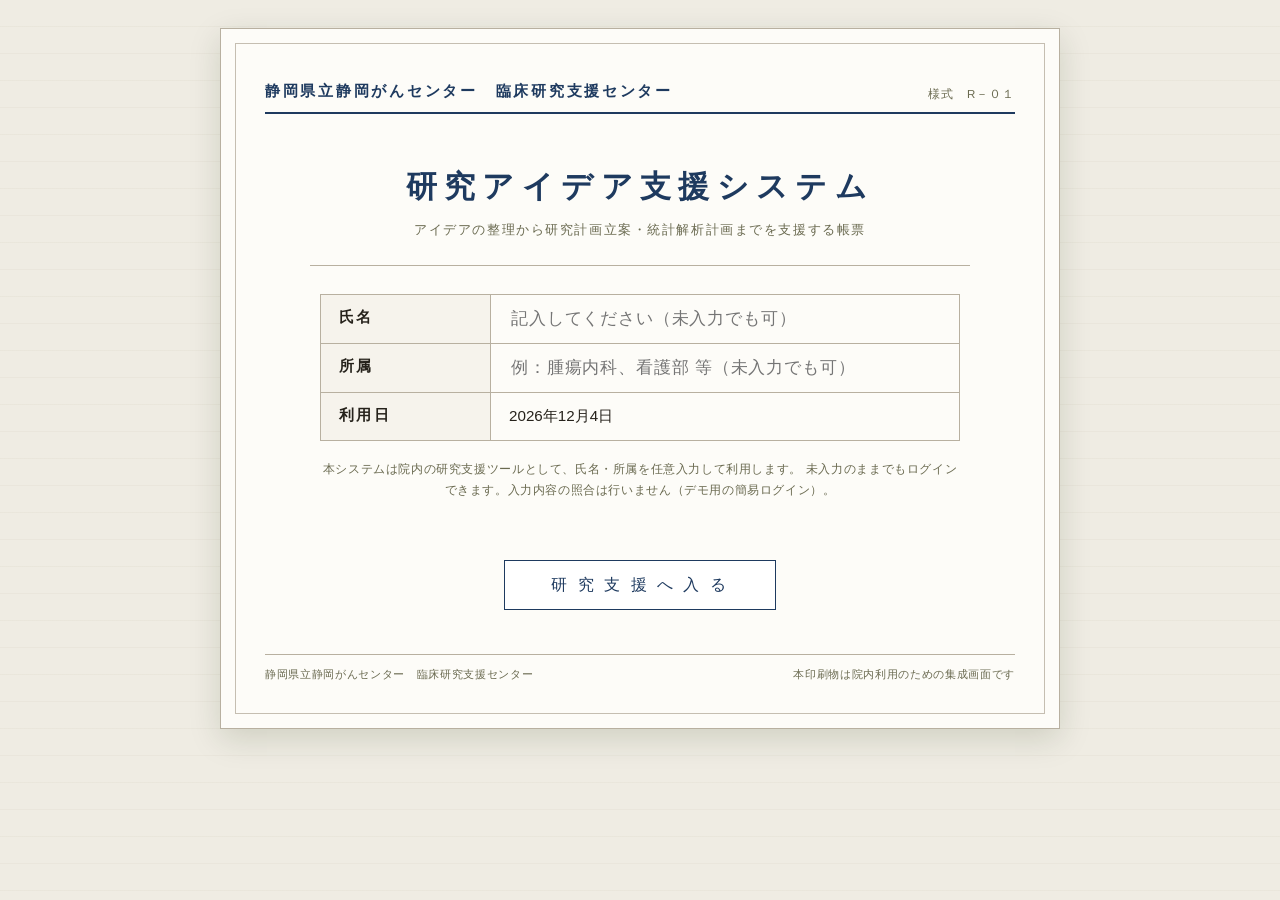
<file: schedule-gantt-generator.html>
<!DOCTYPE html>
<html lang="ja">
<head>
  <meta charset="UTF-8" />
  <meta name="viewport" content="width=device-width, initial-scale=1.0" />
  <title>研究スケジュールCSV＋ガントチャート生成ツール</title>

  <script src="login.js"></script>
  <script>ResearchAuth.requireLogin();</script>
  <link rel="preconnect" href="https://api.fontshare.com" />
  <link href="https://api.fontshare.com/v2/css?f[]=satoshi@400,500,700&display=swap" rel="stylesheet" />
  <script src="https://cdn.plot.ly/plotly-2.35.2.min.js"></script>

  <style>
    :root, [data-theme="light"] {
      --text-xs: clamp(0.75rem, 0.7rem + 0.25vw, 0.875rem);
      --text-sm: clamp(0.875rem, 0.8rem + 0.35vw, 1rem);
      --text-base: clamp(1rem, 0.95rem + 0.25vw, 1.125rem);
      --text-lg: clamp(1.125rem, 1rem + 0.75vw, 1.5rem);
      --text-xl: clamp(1.5rem, 1.2rem + 1.25vw, 2.25rem);

      --space-1: 0.25rem;
      --space-2: 0.5rem;
      --space-3: 0.75rem;
      --space-4: 1rem;
      --space-5: 1.25rem;
      --space-6: 1.5rem;
      --space-8: 2rem;
      --space-10: 2.5rem;
      --space-12: 3rem;
      --space-16: 4rem;

      --color-bg: #efece3;
      --color-surface: #fdfcf8;
      --color-surface-2: #fffdfa;
      --color-surface-offset: #f3efe6;
      --color-border: #d8d0c0;
      --color-divider: #ddd6c8;
      --color-text: #26221b;
      --color-text-muted: #6f6a55;
      --color-text-faint: #a49a84;
      --color-text-inverse: #fdfcf8;
      --color-primary: #1f3a5c;
      --color-primary-hover: #0f2238;
      --color-primary-highlight: #e8edf3;
      --color-success: #37684a;
      --color-warning: #a06d14;
      --color-error: #b3202e;

      --radius-sm: 0.375rem;
      --radius-md: 0.5rem;
      --radius-lg: 0.75rem;
      --radius-xl: 1rem;

      --shadow-sm: 0 1px 2px oklch(0.2 0.01 80 / 0.06);
      --shadow-md: 0 4px 12px oklch(0.2 0.01 80 / 0.08);

      --font-body: 'Satoshi', 'Inter', sans-serif;
      --font-display: 'Satoshi', 'Inter', sans-serif;

      --transition-interactive: 180ms cubic-bezier(0.16, 1, 0.3, 1);
    }

    [data-theme="dark"] {
      --color-bg: #171614;
      --color-surface: #1c1b19;
      --color-surface-2: #201f1d;
      --color-surface-offset: #22211f;
      --color-border: #393836;
      --color-divider: #262523;
      --color-text: #e0dfdc;
      --color-text-muted: #a09e99;
      --color-text-faint: #716f6a;
      --color-text-inverse: #1c1b19;
      --color-primary: #4f98a3;
      --color-primary-hover: #227f8b;
      --color-primary-highlight: #2b3434;
      --color-success: #6daa45;
      --color-warning: #bb653b;
      --color-error: #d163a7;
      --shadow-sm: 0 1px 2px oklch(0 0 0 / 0.2);
      --shadow-md: 0 4px 12px oklch(0 0 0 / 0.3);
    }

    *, *::before, *::after { box-sizing: border-box; margin: 0; padding: 0; }

    html {
      -moz-text-size-adjust: none;
      -webkit-text-size-adjust: none;
      text-size-adjust: none;
      -webkit-font-smoothing: antialiased;
      -moz-osx-font-smoothing: grayscale;
      text-rendering: optimizeLegibility;
      scroll-behavior: smooth;
    }

    body {
      min-height: 100dvh;
      line-height: 1.6;
      font-family: var(--font-body);
      font-size: var(--text-base);
      color: var(--color-text);
      background: var(--color-bg);
    }

    button, input, select { font: inherit; color: inherit; }
    button { cursor: pointer; border: none; background: none; }
    a, button, input, select {
      transition:
        color var(--transition-interactive),
        background var(--transition-interactive),
        border-color var(--transition-interactive),
        box-shadow var(--transition-interactive),
        transform var(--transition-interactive);
    }

    :focus-visible {
      outline: 2px solid var(--color-primary);
      outline-offset: 3px;
      border-radius: var(--radius-sm);
    }

    .skip-link {
      position: absolute;
      left: -9999px;
      top: auto;
      width: 1px;
      height: 1px;
      overflow: hidden;
    }

    .skip-link:focus {
      left: var(--space-4);
      top: var(--space-4);
      width: auto;
      height: auto;
      padding: var(--space-3) var(--space-4);
      background: var(--color-primary);
      color: var(--color-text-inverse);
      z-index: 1000;
      border-radius: var(--radius-md);
      text-decoration: none;
    }

    .app-shell {
      display: grid;
      grid-template-columns: 360px 1fr;
      min-height: 100dvh;
    }

    .sidebar {
      background: var(--color-surface);
      border-right: 1px solid color-mix(in oklab, var(--color-text) 12%, transparent);
      padding: var(--space-6);
      display: flex;
      flex-direction: column;
      gap: var(--space-6);
      position: sticky;
      top: 0;
      height: 100dvh;
      overflow-y: auto;
    }

    .main {
      min-width: 0;
      padding: var(--space-6);
      display: flex;
      flex-direction: column;
      gap: var(--space-6);
    }

    .brand {
      display: flex;
      align-items: center;
      gap: var(--space-3);
    }

    .brand-mark {
      width: 40px;
      height: 40px;
      border-radius: var(--radius-md);
      background: var(--color-primary-highlight);
      color: var(--color-primary);
      display: grid;
      place-items: center;
      flex: none;
    }

    .brand-copy h1 {
      font-size: var(--text-lg);
      line-height: 1.2;
      font-weight: 700;
      letter-spacing: -0.02em;
    }

    .brand-copy p {
      font-size: var(--text-xs);
      color: var(--color-text-muted);
    }

    .panel {
      background: var(--color-surface);
      border: 1px solid color-mix(in oklab, var(--color-text) 12%, transparent);
      border-radius: var(--radius-xl);
      box-shadow: var(--shadow-sm);
    }

    .panel-body { padding: var(--space-5); }

    .section-title {
      font-size: var(--text-sm);
      font-weight: 700;
      margin-bottom: var(--space-3);
      color: var(--color-text);
    }

    .help {
      font-size: var(--text-xs);
      color: var(--color-text-muted);
    }

    .field {
      display: grid;
      gap: var(--space-2);
      margin-bottom: var(--space-4);
    }

    .field label {
      font-size: var(--text-sm);
      font-weight: 600;
    }

    .field input[type="date"],
    .field input[type="file"],
    .field input[type="text"],
    .field select {
      width: 100%;
      min-height: 46px;
      border-radius: var(--radius-md);
      border: 1px solid color-mix(in oklab, var(--color-text) 14%, transparent);
      background: var(--color-surface-2);
      padding: 0 var(--space-4);
    }

    .button-row {
      display: flex;
      flex-wrap: wrap;
      gap: var(--space-3);
      margin-top: var(--space-4);
    }

    .btn {
      min-height: 46px;
      padding: 0 var(--space-4);
      border-radius: var(--radius-md);
      border: 1px solid transparent;
      font-size: var(--text-sm);
      font-weight: 700;
      display: inline-flex;
      align-items: center;
      justify-content: center;
      gap: var(--space-2);
    }

    .btn:active { transform: translateY(1px); }

    .btn-primary {
      background: var(--color-primary);
      color: var(--color-text-inverse);
    }

    .btn-primary:hover { background: var(--color-primary-hover); }

    .btn-secondary {
      background: var(--color-surface-2);
      border-color: color-mix(in oklab, var(--color-text) 14%, transparent);
      color: var(--color-text);
    }

    .btn-ghost {
      background: transparent;
      border-color: color-mix(in oklab, var(--color-text) 14%, transparent);
      color: var(--color-text-muted);
    }

    .paper-user {
      font-size: var(--text-sm);
      font-weight: 600;
      color: var(--color-text-muted);
      background: var(--color-surface-2);
      border: 1px solid var(--color-border);
      border-radius: var(--radius-sm);
      padding: 0.375rem 0.75rem;
      letter-spacing: 0.04em;
    }

    .header-card {
      padding: var(--space-6);
      display: grid;
      gap: var(--space-4);
    }

    .topbar {
      display: flex;
      align-items: center;
      justify-content: space-between;
      gap: var(--space-4);
      flex-wrap: wrap;
    }

    .eyebrow {
      display: inline-flex;
      align-items: center;
      gap: var(--space-2);
      width: fit-content;
      border-radius: 999px;
      padding: 0.35rem 0.75rem;
      background: var(--color-primary-highlight);
      color: var(--color-primary);
      font-size: var(--text-xs);
      font-weight: 700;
    }

    .page-title {
      font-size: var(--text-xl);
      font-weight: 700;
      line-height: 1.15;
      letter-spacing: -0.03em;
    }

    .lead {
      color: var(--color-text-muted);
      max-width: 70ch;
    }

    .theme-toggle {
      min-width: 46px;
      min-height: 46px;
      border-radius: var(--radius-md);
      border: 1px solid color-mix(in oklab, var(--color-text) 14%, transparent);
      background: var(--color-surface);
      color: var(--color-text);
      display: grid;
      place-items: center;
    }

    .metrics {
      display: grid;
      grid-template-columns: repeat(5, minmax(0, 1fr));
      gap: var(--space-4);
    }

    .metric-card {
      padding: var(--space-5);
      display: grid;
      gap: var(--space-2);
    }

    .metric-label {
      font-size: var(--text-xs);
      color: var(--color-text-muted);
      font-weight: 700;
      text-transform: uppercase;
      letter-spacing: 0.06em;
    }

    .metric-value {
      font-size: var(--text-lg);
      font-weight: 700;
      font-variant-numeric: tabular-nums lining-nums;
      letter-spacing: -0.02em;
    }

    .content-grid {
      display: grid;
      grid-template-columns: minmax(0, 1.2fr) minmax(330px, 0.9fr);
      gap: var(--space-4);
      align-items: start;
    }

    .stack {
      display: grid;
      gap: var(--space-4);
    }

    .card-head {
      padding: var(--space-5);
      border-bottom: 1px solid var(--color-divider);
      display: flex;
      justify-content: space-between;
      align-items: center;
      gap: var(--space-3);
      flex-wrap: wrap;
    }

    .card-head h2 {
      font-size: var(--text-lg);
      font-weight: 700;
      line-height: 1.2;
    }

    .card-head p {
      font-size: var(--text-xs);
      color: var(--color-text-muted);
    }

    .table-wrap {
      overflow: auto;
      max-height: 46dvh;
    }

    table {
      width: 100%;
      border-collapse: collapse;
      font-size: var(--text-sm);
    }

    thead th {
      position: sticky;
      top: 0;
      z-index: 1;
      background: var(--color-surface);
      text-align: left;
      font-size: var(--text-xs);
      letter-spacing: 0.04em;
      text-transform: uppercase;
      color: var(--color-text-muted);
      padding: var(--space-3) var(--space-4);
      border-bottom: 1px solid var(--color-divider);
      white-space: nowrap;
    }

    tbody td {
      padding: var(--space-3) var(--space-4);
      border-bottom: 1px solid color-mix(in oklab, var(--color-text) 8%, transparent);
      vertical-align: top;
      white-space: nowrap;
    }

    tbody tr:hover {
      background: color-mix(in oklab, var(--color-primary) 4%, var(--color-surface));
    }

    .mono {
      font-variant-numeric: tabular-nums lining-nums;
      font-feature-settings: "tnum" 1, "lnum" 1;
    }

    .badge {
      display: inline-flex;
      align-items: center;
      gap: 0.4rem;
      border-radius: 999px;
      padding: 0.35rem 0.75rem;
      font-size: var(--text-xs);
      font-weight: 700;
      width: fit-content;
    }

    .badge-neutral {
      background: var(--color-surface-offset);
      color: var(--color-text-muted);
    }

    .badge-success {
      background: color-mix(in oklab, var(--color-success) 14%, var(--color-surface));
      color: var(--color-success);
    }

    .badge-warn {
      background: color-mix(in oklab, var(--color-warning) 14%, var(--color-surface));
      color: var(--color-warning);
    }

    .notice {
      padding: var(--space-4);
      border-radius: var(--radius-lg);
      background: var(--color-surface-offset);
      border: 1px solid color-mix(in oklab, var(--color-text) 10%, transparent);
      font-size: var(--text-sm);
      color: var(--color-text-muted);
    }

    .status-list {
      display: grid;
      gap: var(--space-4);
      padding: var(--space-5);
    }

    .status-item {
      display: grid;
      gap: var(--space-1);
      padding: var(--space-4);
      border-radius: var(--radius-lg);
      background: var(--color-surface-2);
      border: 1px solid color-mix(in oklab, var(--color-text) 10%, transparent);
    }

    .status-item strong { font-size: var(--text-sm); }
    .status-item span {
      font-size: var(--text-xs);
      color: var(--color-text-muted);
    }

    .utility-row {
      display: flex;
      flex-wrap: wrap;
      gap: var(--space-3);
      align-items: center;
      justify-content: space-between;
    }

    .success-message,
    .error-message {
      padding: var(--space-4);
      border-radius: var(--radius-lg);
      font-size: var(--text-sm);
      border: 1px solid transparent;
      display: none;
    }

    .success-message {
      background: color-mix(in oklab, var(--color-success) 12%, var(--color-surface));
      color: var(--color-success);
      border-color: color-mix(in oklab, var(--color-success) 24%, transparent);
    }

    .error-message {
      background: color-mix(in oklab, var(--color-error) 10%, var(--color-surface));
      color: var(--color-error);
      border-color: color-mix(in oklab, var(--color-error) 22%, transparent);
    }

    #ganttChart {
      width: 100%;
      min-height: 720px;
    }

    .plot-wrap {
      padding: var(--space-4);
    }

    @media (max-width: 1220px) {
      .app-shell { grid-template-columns: 1fr; }
      .sidebar {
        position: static;
        height: auto;
        border-right: none;
        border-bottom: 1px solid color-mix(in oklab, var(--color-text) 12%, transparent);
      }
      .metrics { grid-template-columns: repeat(2, minmax(0, 1fr)); }
      .content-grid { grid-template-columns: 1fr; }
    }

    @media (max-width: 720px) {
      .sidebar, .main { padding: var(--space-4); }
      .metrics { grid-template-columns: 1fr; }
      .page-title { font-size: 1.65rem; }
    }

    @media (prefers-reduced-motion: reduce) {
      * {
        animation-duration: 0.01ms !important;
        animation-iteration-count: 1 !important;
        transition-duration: 0.01ms !important;
        scroll-behavior: auto !important;
      }
    }
  </style>
</head>
<body>
  <a href="#main-content" class="skip-link">本文へ移動</a>

  <div class="app-shell">
    <aside class="sidebar" aria-label="設定パネル">
      <div class="brand">
        <div class="brand-mark" aria-hidden="true">
          <svg width="22" height="22" viewBox="0 0 24 24" fill="none" aria-label="Research schedule logo">
            <rect x="3" y="4" width="18" height="16" rx="3" stroke="currentColor" stroke-width="1.8"></rect>
            <path d="M7 9h10M7 13h6M7 17h4" stroke="currentColor" stroke-width="1.8" stroke-linecap="round"></path>
          </svg>
        </div>
        <div class="brand-copy">
          <h1>研究計画CSV＋ガント</h1>
          <p>CSV生成 / 可視化 / 保存</p>
        </div>
      </div>

      <section class="panel" aria-labelledby="input-section-title">
        <div class="panel-body">
          <h2 id="input-section-title" class="section-title">入力</h2>

          <div class="field">
            <label for="startDate">研究開始日</label>
            <input id="startDate" type="date" />
            <p class="help">テンプレートの最初の開始日を、この日付に置き換えます。</p>
          </div>

          <div class="field">
            <label for="csvFile">テンプレートCSV</label>
            <input id="csvFile" type="file" accept=".csv,text/csv" />
            <p class="help">Notion用CSVを読み込みます。</p>
          </div>

          <div class="field">
            <label for="downloadName">CSV出力ファイル名</label>
            <input id="downloadName" type="text" value="research_schedule_generated.csv" />
          </div>

          <div class="field">
            <label for="colorMode">ガント色分け</label>
            <select id="colorMode">
              <option value="phase">フェーズ</option>
              <option value="category">カテゴリ</option>
              <option value="owner">担当者</option>
              <option value="status">ステータス</option>
            </select>
          </div>

          <div class="button-row">
            <button class="btn btn-primary" id="generateBtn" type="button">CSVを生成</button>
            <button class="btn btn-secondary" id="downloadBtn" type="button" disabled>CSVを保存</button>
            <button class="btn btn-secondary" id="saveGanttHtmlBtn" type="button" disabled>ガントHTML保存</button>
            <button class="btn btn-secondary" id="saveGanttPngBtn" type="button" disabled>ガントPNG保存</button>
            <button class="btn btn-ghost" id="sampleBtn" type="button">サンプルで試す</button>
          </div>
        </div>
      </section>

      <section class="panel">
        <div class="panel-body">
          <h2 class="section-title">処理ルール</h2>
          <div class="status-list">
            <div class="status-item">
              <strong>基準列</strong>
              <span>`date:期間:start` の最初の有効日を起点に再計算します。</span>
            </div>
            <div class="status-item">
              <strong>CSV保存</strong>
              <span>変換済み行を UTF-8 BOM 付きCSVで保存します。</span>
            </div>
            <div class="status-item">
              <strong>ガントHTML保存</strong>
              <span>後でブラウザで再表示できる自己完結HTMLを保存します。</span>
            </div>
            <div class="status-item">
              <strong>ガントPNG保存</strong>
              <span>会議資料や申請書貼り付け用の画像として保存します。</span>
            </div>
          </div>
        </div>
      </section>

      <section class="panel">
        <div class="panel-body">
          <div id="successBox" class="success-message" role="status" aria-live="polite"></div>
          <div id="errorBox" class="error-message" role="alert"></div>
        </div>
      </section>
    </aside>

    <main class="main" id="main-content">
      <section class="panel">
        <div class="header-card">
          <div class="topbar">
            <div class="eyebrow">研究開始日からCSVとガントを同時生成</div>
            <div style="display:flex;gap:.75rem;align-items:center;flex-wrap:wrap;">
              <span class="paper-user" id="paperUser"></span>
              <a class="btn btn-ghost" href="#" onclick="ResearchAuth.logout();return false;">ログアウト</a>
              <button class="theme-toggle" type="button" data-theme-toggle aria-label="テーマ切替"></button>
            </div>
          </div>
          <div>
            <h2 class="page-title">研究計画CSVを再計算し、ガントチャートまで可視化・保存できる単一HTMLツール</h2>
          </div>
          <p class="lead">
            CSVテンプレートを読み込み、開始日をずらして全日程を再計算し、その結果をCSV・インタラクティブHTML・PNGとして保存できます。
          </p>
        </div>
      </section>

      <section class="metrics" aria-label="集計情報">
        <article class="panel metric-card">
          <div class="metric-label">読込行数</div>
          <div class="metric-value mono" id="metricRows">0</div>
        </article>
        <article class="panel metric-card">
          <div class="metric-label">有効タスク数</div>
          <div class="metric-value mono" id="metricTasks">0</div>
        </article>
        <article class="panel metric-card">
          <div class="metric-label">基準開始日</div>
          <div class="metric-value mono" id="metricBaseDate">-</div>
        </article>
        <article class="panel metric-card">
          <div class="metric-label">変換後開始日</div>
          <div class="metric-value mono" id="metricNewDate">-</div>
        </article>
        <article class="panel metric-card">
          <div class="metric-label">表示バー数</div>
          <div class="metric-value mono" id="metricBars">0</div>
        </article>
      </section>

      <section class="content-grid">
        <div class="stack">
          <article class="panel">
            <div class="card-head">
              <div>
                <h2>CSVプレビュー</h2>
                <p>先頭20件を表示します。</p>
              </div>
              <div class="badge badge-neutral" id="previewBadge">未生成</div>
            </div>
            <div class="table-wrap">
              <table aria-label="CSVプレビュー">
                <thead id="previewHead"></thead>
                <tbody id="previewBody"></tbody>
              </table>
            </div>
          </article>

          <article class="panel">
            <div class="card-head">
              <div>
                <h2>ガントチャート</h2>
                <p>色分け条件は左パネルで変更できます。</p>
              </div>
              <div class="badge badge-neutral" id="ganttBadge">未描画</div>
            </div>
            <div class="plot-wrap">
              <div id="ganttChart" aria-label="ガントチャート表示領域"></div>
            </div>
          </article>
        </div>

        <aside class="panel">
          <div class="card-head">
            <div>
              <h2>状態</h2>
              <p>操作ガイドと出力内容</p>
            </div>
          </div>
          <div class="status-list">
            <div class="notice">
              操作順は、研究開始日入力 → CSV読込 → CSV生成 → 必要に応じてCSV保存 / ガントHTML保存 / ガントPNG保存です。
            </div>
            <div>
              <div class="badge badge-success" id="modeBadge">テンプレート待機中</div>
            </div>
            <div class="utility-row">
              <span class="help">開始日列</span>
              <strong class="mono">date:期間:start</strong>
            </div>
            <div class="utility-row">
              <span class="help">終了日列</span>
              <strong class="mono">date:期間:end</strong>
            </div>
            <div class="utility-row">
              <span class="help">HTML出力</span>
              <strong class="mono">自己完結ファイル</strong>
            </div>
            <div class="utility-row">
              <span class="help">PNG出力</span>
              <strong class="mono">Plotly画像保存</strong>
            </div>
          </div>
        </aside>
      </section>
    </main>
  </div>

  <script>
    (() => {
      const html = document.documentElement;
      const themeBtn = document.querySelector('[data-theme-toggle]');
      let theme = window.matchMedia('(prefers-color-scheme: dark)').matches ? 'dark' : 'light';
      html.setAttribute('data-theme', theme);

      const setThemeIcon = () => {
        themeBtn.setAttribute('aria-label', theme === 'dark' ? 'ライトモードに切替' : 'ダークモードに切替');
        themeBtn.innerHTML = theme === 'dark'
          ? '<svg width="20" height="20" viewBox="0 0 24 24" fill="none" stroke="currentColor" stroke-width="2"><circle cx="12" cy="12" r="4.5"></circle><path d="M12 1.5V4M12 20V22.5M4.22 4.22L5.9 5.9M18.1 18.1L19.78 19.78M1.5 12H4M20 12H22.5M4.22 19.78L5.9 18.1M18.1 5.9L19.78 4.22"></path></svg>'
          : '<svg width="20" height="20" viewBox="0 0 24 24" fill="none" stroke="currentColor" stroke-width="2"><path d="M21 12.79A9 9 0 1 1 11.21 3A7 7 0 0 0 21 12.79Z"></path></svg>';
      };
      setThemeIcon();

      themeBtn.addEventListener('click', () => {
        theme = theme === 'dark' ? 'light' : 'dark';
        html.setAttribute('data-theme', theme);
        setThemeIcon();
        if (generatedRows.length) renderGantt(generatedRows);
      });

      const els = {
        startDate: document.getElementById('startDate'),
        csvFile: document.getElementById('csvFile'),
        downloadName: document.getElementById('downloadName'),
        colorMode: document.getElementById('colorMode'),
        generateBtn: document.getElementById('generateBtn'),
        downloadBtn: document.getElementById('downloadBtn'),
        saveGanttHtmlBtn: document.getElementById('saveGanttHtmlBtn'),
        saveGanttPngBtn: document.getElementById('saveGanttPngBtn'),
        sampleBtn: document.getElementById('sampleBtn'),
        previewHead: document.getElementById('previewHead'),
        previewBody: document.getElementById('previewBody'),
        metricRows: document.getElementById('metricRows'),
        metricTasks: document.getElementById('metricTasks'),
        metricBaseDate: document.getElementById('metricBaseDate'),
        metricNewDate: document.getElementById('metricNewDate'),
        metricBars: document.getElementById('metricBars'),
        successBox: document.getElementById('successBox'),
        errorBox: document.getElementById('errorBox'),
        previewBadge: document.getElementById('previewBadge'),
        ganttBadge: document.getElementById('ganttBadge'),
        modeBadge: document.getElementById('modeBadge'),
        ganttChart: document.getElementById('ganttChart')
      };

      const SAMPLE_CSV = `タスク名,フェーズ,カテゴリ,ステータス,date:期間:start,date:期間:end,担当者,依存タスク,マイルストーン,工数_人日,優先度,アウトプット,備考
研究仮説の設定,企画,研究計画,未着手,2026/6/1,2026/6/5,PI,,FALSE,2,高,研究仮説メモ,臨床的意義と主要評価項目の方向性を明確化
先行研究レビュー,企画,研究計画,進行中,2026/6/1,2026/6/12,研究事務局,研究仮説の設定,FALSE,5,高,文献レビュー表,主要論文・類似RCT・ギャップ整理
エンドポイント定義,企画,研究計画,未着手,2026/6/8,2026/6/12,PI/統計担当,研究仮説の設定,FALSE,2,高,主要・副次評価項目一覧,測定時点と解析対象集団も整理
研究デザイン決定,企画,研究計画,未着手,2026/6/8,2026/6/16,PI/研究事務局,エンドポイント定義,FALSE,3,高,研究デザイン概要,割付、盲検化、評価スケジュールを整理
サンプルサイズ設計,企画,統計解析,未着手,2026/6/13,2026/6/20,統計担当,エンドポイント定義,FALSE,3,高,サンプルサイズ根拠,脱落率考慮を含む
倫理審査資料作成,申請,IRB,未着手,2026/6/21,2026/7/5,研究事務局,研究デザイン決定,FALSE,6,高,IRB提出資料一式,説明文書・同意文書・実施計画書を統合
CRF作成,準備,運用設計,未着手,2026/7/1,2026/7/12,CRC,研究デザイン決定,FALSE,4,中,CRF案,紙/EDC双方で確認
施設立上げ,準備,運用設計,未着手,2026/7/10,2026/7/25,研究事務局,倫理審査資料作成,FALSE,5,高,施設開始手順書,契約・説明会・資材配布
症例登録開始,実施,症例登録,未着手,2026/8/1,2026/10/31,各施設,施設立上げ,TRUE,20,高,登録患者一覧,月次進捗確認
データ固定,解析,統計解析,未着手,2026/11/10,2026/11/20,統計担当,症例登録開始,TRUE,5,高,固定済み解析データ,照会対応完了後に固定`;

      let rawCsvText = '';
      let generatedCsvText = '';
      let generatedRows = [];
      let generatedHeaders = [];
      let currentGanttData = [];
      let currentGanttLayout = {};
      let currentGanttConfig = {};

      const COLORSETS = {
        phase: ['#01696f', '#0c4e54', '#437a22', '#964219', '#a12c7b', '#006494', '#7a39bb', '#da7101'],
        category: ['#01696f', '#437a22', '#006494', '#da7101', '#964219', '#7a39bb', '#a12c7b', '#d19900'],
        owner: ['#0c4e54', '#4f98a3', '#437a22', '#bb653b', '#9250d0', '#3b78ab', '#dd6974', '#e8af34'],
        status: ['#01696f', '#d19900', '#964219', '#a12c7b', '#437a22', '#006494']
      };

      const showSuccess = (message) => {
        els.successBox.textContent = message;
        els.successBox.style.display = 'block';
        els.errorBox.style.display = 'none';
      };

      const showError = (message) => {
        els.errorBox.textContent = message;
        els.errorBox.style.display = 'block';
        els.successBox.style.display = 'none';
      };

      const clearMessages = () => {
        els.successBox.style.display = 'none';
        els.errorBox.style.display = 'none';
      };

      const escapeHtml = (value) => String(value ?? '')
        .replaceAll('&', '&amp;')
        .replaceAll('<', '&lt;')
        .replaceAll('>', '&gt;')
        .replaceAll('"', '&quot;')
        .replaceAll("'", '&#39;');

      const parseCsvLine = (line) => {
        const cells = [];
        let current = '';
        let inQuotes = false;

        for (let i = 0; i < line.length; i++) {
          const ch = line[i];
          const next = line[i + 1];
          if (ch === '"') {
            if (inQuotes && next === '"') {
              current += '"';
              i++;
            } else {
              inQuotes = !inQuotes;
            }
          } else if (ch === ',' && !inQuotes) {
            cells.push(current);
            current = '';
          } else {
            current += ch;
          }
        }
        cells.push(current);
        return cells;
      };

      const parseCsv = (text) => {
        const normalized = text.replace(/^\uFEFF/, '').replace(/\r\n/g, '\n').replace(/\r/g, '\n');
        const lines = normalized.split('\n').filter(line => line.trim() !== '');
        if (!lines.length) return { headers: [], rows: [] };

        const headers = parseCsvLine(lines[0]);
        const rows = lines.slice(1).map(line => {
          const cells = parseCsvLine(line);
          const obj = {};
          headers.forEach((header, idx) => {
            obj[header] = cells[idx] ?? '';
          });
          return obj;
        });
        return { headers, rows };
      };

      const csvEscape = (value) => {
        const str = String(value ?? '');
        if (/[",\n]/.test(str)) return `"${str.replace(/"/g, '""')}"`;
        return str;
      };

      const toCsv = (headers, rows) => {
        const head = headers.map(csvEscape).join(',');
        const body = rows.map(row => headers.map(h => csvEscape(row[h])).join(',')).join('\r\n');
        return '\uFEFF' + [head, body].filter(Boolean).join('\r\n');
      };

      const parseDateFlexible = (value) => {
        if (!value) return null;
        const text = String(value).trim();
        const m = text.match(/^(\d{4})[\/\-](\d{1,2})[\/\-](\d{1,2})$/);
        if (!m) return null;
        const y = Number(m[1]);
        const mo = Number(m[2]) - 1;
        const d = Number(m[3]);
        const dt = new Date(y, mo, d);
        if (dt.getFullYear() !== y || dt.getMonth() !== mo || dt.getDate() !== d) return null;
        dt.setHours(0, 0, 0, 0);
        return dt;
      };

      const formatDateJP = (date) => {
        const y = date.getFullYear();
        const m = String(date.getMonth() + 1).padStart(2, '0');
        const d = String(date.getDate()).padStart(2, '0');
        return `${y}/${m}/${d}`;
      };

      const formatDateISO = (date) => {
        const y = date.getFullYear();
        const m = String(date.getMonth() + 1).padStart(2, '0');
        const d = String(date.getDate()).padStart(2, '0');
        return `${y}-${m}-${d}`;
      };

      const diffDays = (from, to) => {
        const ms = 24 * 60 * 60 * 1000;
        return Math.round((to.getTime() - from.getTime()) / ms);
      };

      const addDays = (date, days) => {
        const d = new Date(date);
        d.setDate(d.getDate() + days);
        d.setHours(0, 0, 0, 0);
        return d;
      };

      const findBaseStartDate = (rows) => {
        const dates = rows
          .map(row => parseDateFlexible(row['date:期間:start']))
          .filter(Boolean)
          .sort((a, b) => a - b);
        return dates[0] || null;
      };

      const renderPreview = (headers, rows) => {
        els.previewHead.innerHTML = '';
        els.previewBody.innerHTML = '';

        if (!headers.length || !rows.length) {
          els.previewHead.innerHTML = '<tr><th>データなし</th></tr>';
          els.previewBody.innerHTML = '<tr><td>まだCSVは生成されていません。</td></tr>';
          return;
        }

        const previewHeaders = headers.slice(0, 7);
        els.previewHead.innerHTML = `<tr>${previewHeaders.map(h => `<th>${escapeHtml(h)}</th>`).join('')}</tr>`;

        rows.slice(0, 20).forEach(row => {
          const tr = document.createElement('tr');
          tr.innerHTML = previewHeaders.map(h => `<td>${escapeHtml(row[h] ?? '')}</td>`).join('');
          els.previewBody.appendChild(tr);
        });
      };

      const updateMetrics = (rows, baseDate, newDate, barCount = 0) => {
        els.metricRows.textContent = String(rows.length);
        els.metricTasks.textContent = String(rows.filter(r => String(r['タスク名'] || '').trim() !== '').length);
        els.metricBaseDate.textContent = baseDate ? formatDateJP(baseDate) : '-';
        els.metricNewDate.textContent = newDate ? formatDateJP(newDate) : '-';
        els.metricBars.textContent = String(barCount);
      };

      const normalizeGanttRows = (rows) => {
        return rows
          .map((row, index) => {
            const start = parseDateFlexible(row['date:期間:start']);
            const end = parseDateFlexible(row['date:期間:end']);
            const task = String(row['タスク名'] || '').trim();
            if (!task || !start || !end) return null;

            return {
              task,
              phase: String(row['フェーズ'] || '未分類').trim() || '未分類',
              category: String(row['カテゴリ'] || '未分類').trim() || '未分類',
              owner: String(row['担当者'] || '未設定').trim() || '未設定',
              status: String(row['ステータス'] || '未設定').trim() || '未設定',
              start,
              end,
              startISO: formatDateISO(start),
              endISO: formatDateISO(end),
              duration: Math.max(1, diffDays(start, end) + 1),
              note: String(row['備考'] || '').trim(),
              output: String(row['アウトプット'] || '').trim(),
              priority: String(row['優先度'] || '').trim(),
              order: index
            };
          })
          .filter(Boolean)
          .sort((a, b) => a.start - b.start || a.order - b.order);
      };

      const buildColorMap = (items, mode) => {
        const unique = [...new Set(items)];
        const palette = COLORSETS[mode] || COLORSETS.phase;
        const map = new Map();
        unique.forEach((key, idx) => map.set(key, palette[idx % palette.length]));
        return map;
      };

      const getColorKey = (item, mode) => {
        if (mode === 'category') return item.category;
        if (mode === 'owner') return item.owner;
        if (mode === 'status') return item.status;
        return item.phase;
      };

      const renderGantt = async (rows) => {
        const items = normalizeGanttRows(rows);
        if (!items.length) {
          els.ganttBadge.textContent = '未描画';
          els.ganttBadge.className = 'badge badge-neutral';
          updateMetrics(rows, findBaseStartDate(rows), parseDateFlexible(els.startDate.value.replace(/-/g, '/')), 0);
          return;
        }

        const mode = els.colorMode.value;
        const keys = items.map(item => getColorKey(item, mode));
        const colorMap = buildColorMap(keys, mode);

        const traces = items.map(item => {
          const key = getColorKey(item, mode);
          return {
            type: 'bar',
            orientation: 'h',
            x: [item.duration],
            y: [item.task],
            base: item.startISO,
            marker: {
              color: colorMap.get(key),
              line: { color: colorMap.get(key), width: 1 }
            },
            hovertemplate:
              `<b>${escapeHtml(item.task)}</b><br>` +
              `開始: ${item.startISO}<br>` +
              `終了: ${item.endISO}<br>` +
              `${mode === 'phase' ? 'フェーズ' : mode === 'category' ? 'カテゴリ' : mode === 'owner' ? '担当者' : 'ステータス'}: ${escapeHtml(key)}<br>` +
              `期間: ${item.duration}日<br>` +
              (item.output ? `アウトプット: ${escapeHtml(item.output)}<br>` : '') +
              (item.note ? `備考: ${escapeHtml(item.note)}<br>` : '') +
              `<extra></extra>`,
            name: key,
            showlegend: false,
            customdata: [[key, item.phase, item.category, item.owner, item.status]]
          };
        });

        const paperBg = getComputedStyle(document.documentElement).getPropertyValue('--color-surface').trim();
        const plotBg = getComputedStyle(document.documentElement).getPropertyValue('--color-surface').trim();
        const fontColor = getComputedStyle(document.documentElement).getPropertyValue('--color-text').trim();
        const gridColor = getComputedStyle(document.documentElement).getPropertyValue('--color-divider').trim();

        const legendKeys = [...new Set(keys)];
        legendKeys.forEach(key => {
          traces.push({
            type: 'scatter',
            mode: 'markers',
            x: [items[0].startISO],
            y: [items[0].task],
            marker: { size: 10, color: colorMap.get(key) },
            name: key,
            visible: 'legendonly',
            hoverinfo: 'skip'
          });
        });

        const layout = {
          title: {
            text: '研究計画ガントチャート',
            font: { size: 20, color: fontColor, family: 'Satoshi, Inter, sans-serif' },
            x: 0,
            xanchor: 'left'
          },
          barmode: 'overlay',
          paper_bgcolor: paperBg,
          plot_bgcolor: plotBg,
          font: { color: fontColor, family: 'Satoshi, Inter, sans-serif' },
          margin: { l: 180, r: 40, t: 70, b: 50 },
          xaxis: {
            type: 'date',
            title: { text: '日付' },
            gridcolor: gridColor,
            tickformat: '%Y-%m-%d'
          },
          yaxis: {
            automargin: true,
            autorange: 'reversed',
            gridcolor: 'rgba(0,0,0,0)'
          },
          legend: {
            orientation: 'h',
            x: 0,
            y: 1.12
          },
          height: Math.max(720, items.length * 48 + 180),
          hoverlabel: { align: 'left' }
        };

        const config = {
          responsive: true,
          displaylogo: false,
          toImageButtonOptions: {
            format: 'png',
            filename: 'research_gantt_chart',
            width: 1600,
            height: Math.max(900, items.length * 52 + 220),
            scale: 2
          }
        };

        currentGanttData = traces;
        currentGanttLayout = layout;
        currentGanttConfig = config;

        await Plotly.newPlot(els.ganttChart, traces, layout, config);

        els.ganttBadge.textContent = '描画済み';
        els.ganttBadge.className = 'badge badge-success';
        els.saveGanttHtmlBtn.disabled = false;
        els.saveGanttPngBtn.disabled = false;

        updateMetrics(
          rows,
          findBaseStartDate(rows),
          parseDateFlexible(els.startDate.value.replace(/-/g, '/')),
          items.length
        );
      };

      const generateSchedule = async () => {
        clearMessages();

        if (!rawCsvText) {
          showError('先にテンプレートCSVを読み込んでください。');
          return;
        }

        if (!els.startDate.value) {
          showError('研究開始日を入力してください。');
          return;
        }

        const parsed = parseCsv(rawCsvText);
        if (!parsed.headers.length || !parsed.rows.length) {
          showError('CSVの読込に失敗しました。');
          return;
        }

        const baseDate = findBaseStartDate(parsed.rows);
        if (!baseDate) {
          showError('CSV内の date:期間:start から基準日を取得できませんでした。');
          return;
        }

        const newStartDate = parseDateFlexible(els.startDate.value.replace(/-/g, '/'));
        if (!newStartDate) {
          showError('研究開始日の形式が正しくありません。');
          return;
        }

        const nextRows = parsed.rows.map(row => {
          const next = { ...row };
          const s = parseDateFlexible(row['date:期間:start']);
          const e = parseDateFlexible(row['date:期間:end']);

          if (s) next['date:期間:start'] = formatDateJP(addDays(newStartDate, diffDays(baseDate, s)));
          if (e) next['date:期間:end'] = formatDateJP(addDays(newStartDate, diffDays(baseDate, e)));
          return next;
        });

        generatedHeaders = parsed.headers;
        generatedRows = nextRows;
        generatedCsvText = toCsv(parsed.headers, nextRows);

        renderPreview(generatedHeaders, generatedRows);
        await renderGantt(generatedRows);

        els.downloadBtn.disabled = false;
        els.previewBadge.textContent = '生成済み';
        els.previewBadge.className = 'badge badge-success';
        els.modeBadge.textContent = 'CSV・ガント生成完了';
        els.modeBadge.className = 'badge badge-success';

        showSuccess(`CSVとガントチャートを生成しました。${generatedRows.length} 行を変換済みです。`);
      };

      const downloadCsv = () => {
        if (!generatedCsvText) {
          showError('先にCSVを生成してください。');
          return;
        }

        const fileName = (els.downloadName.value || 'research_schedule_generated.csv').trim();
        const safeName = fileName.toLowerCase().endsWith('.csv') ? fileName : `${fileName}.csv`;

        const blob = new Blob([generatedCsvText], { type: 'text/csv;charset=utf-8;' });
        const url = URL.createObjectURL(blob);
        const a = document.createElement('a');
        a.href = url;
        a.download = safeName;
        document.body.appendChild(a);
        a.click();
        a.remove();
        URL.revokeObjectURL(url);

        showSuccess(`CSVを保存しました。ファイル名: ${safeName}`);
      };

      const getPlotlyScriptText = async () => {
        const res = await fetch('https://cdn.plot.ly/plotly-2.35.2.min.js');
        return await res.text();
      };

      const buildStandaloneHtml = async () => {
        const plotlyScript = await getPlotlyScriptText();
        const htmlTheme = html.getAttribute('data-theme') || 'light';

        return `<!DOCTYPE html>
<html lang="ja">
<head>
  <meta charset="utf-8" />
  <meta name="viewport" content="width=device-width, initial-scale=1.0" />
  <title>研究ガントチャート</title>
  <style>
    :root {
      color-scheme: ${htmlTheme === 'dark' ? 'dark' : 'light'};
      --bg: ${htmlTheme === 'dark' ? '#171614' : '#f7f6f2'};
      --surface: ${htmlTheme === 'dark' ? '#1c1b19' : '#f9f8f5'};
      --text: ${htmlTheme === 'dark' ? '#e0dfdc' : '#28251d'};
      --muted: ${htmlTheme === 'dark' ? '#a09e99' : '#67655f'};
      --border: ${htmlTheme === 'dark' ? '#393836' : '#d4d1ca'};
      --font: Satoshi, Inter, sans-serif;
    }
    * { box-sizing: border-box; }
    body {
      margin: 0;
      padding: 24px;
      font-family: var(--font);
      background: var(--bg);
      color: var(--text);
    }
    .wrap {
      max-width: 1440px;
      margin: 0 auto;
      background: var(--surface);
      border: 1px solid var(--border);
      border-radius: 16px;
      padding: 24px;
    }
    h1 {
      margin: 0 0 8px;
      font-size: 28px;
      line-height: 1.2;
    }
    p {
      margin: 0 0 16px;
      color: var(--muted);
    }
    #chart {
      width: 100%;
      min-height: 800px;
    }
  </style>
</head>
<body>
  <div class="wrap">
    <h1>研究ガントチャート</h1>
    <p>保存時点のインタラクティブ表示です。</p>
    <div id="chart"></div>
  </div>
  <script type="text/javascript">${plotlyScript}<\/script>
  <script type="text/javascript">
    const data = ${JSON.stringify(currentGanttData)};
    const layout = ${JSON.stringify(currentGanttLayout)};
    const config = ${JSON.stringify({ responsive: true, displaylogo: false })};
    Plotly.newPlot('chart', data, layout, config);
  <\/script>
</body>
</html>`;
      };

      const saveGanttHtml = async () => {
        if (!currentGanttData.length) {
          showError('先にガントチャートを生成してください。');
          return;
        }

        try {
          const htmlText = await buildStandaloneHtml();
          const blob = new Blob([htmlText], { type: 'text/html;charset=utf-8' });
          const url = URL.createObjectURL(blob);
          const a = document.createElement('a');
          a.href = url;
          a.download = 'research_gantt_chart.html';
          document.body.appendChild(a);
          a.click();
          a.remove();
          URL.revokeObjectURL(url);
          showSuccess('ガントHTMLを保存しました。');
        } catch (error) {
          showError('ガントHTML保存に失敗しました。ネットワーク接続を確認してください。');
        }
      };

      const saveGanttPng = async () => {
        if (!currentGanttData.length) {
          showError('先にガントチャートを生成してください。');
          return;
        }

        try {
          await Plotly.downloadImage(els.ganttChart, {
            format: 'png',
            filename: 'research_gantt_chart',
            width: 1600,
            height: Math.max(900, normalizeGanttRows(generatedRows).length * 52 + 220),
            scale: 2
          });
          showSuccess('ガントPNGを保存しました。');
        } catch (error) {
          showError('ガントPNG保存に失敗しました。');
        }
      };

      const loadSelectedFile = async (file) => {
        clearMessages();
        if (!file) return;
        rawCsvText = await file.text();
        els.modeBadge.textContent = 'テンプレート読込済み';
        els.modeBadge.className = 'badge badge-warn';
        showSuccess(`テンプレートCSVを読み込みました。ファイル名: ${file.name}`);
      };

      const loadSample = () => {
        rawCsvText = SAMPLE_CSV;
        els.modeBadge.textContent = 'サンプル読込中';
        els.modeBadge.className = 'badge badge-warn';
        showSuccess('内蔵サンプルCSVを読み込みました。');
      };

      els.csvFile.addEventListener('change', async (event) => {
        const file = event.target.files?.[0];
        await loadSelectedFile(file);
      });

      els.generateBtn.addEventListener('click', generateSchedule);
      els.downloadBtn.addEventListener('click', downloadCsv);
      els.saveGanttHtmlBtn.addEventListener('click', saveGanttHtml);
      els.saveGanttPngBtn.addEventListener('click', saveGanttPng);
      els.sampleBtn.addEventListener('click', loadSample);
      els.colorMode.addEventListener('change', async () => {
        if (generatedRows.length) await renderGantt(generatedRows);
      });

      const initEmpty = () => {
        els.previewHead.innerHTML = '<tr><th>データなし</th></tr>';
        els.previewBody.innerHTML = '<tr><td>まだCSVは生成されていません。</td></tr>';
        updateMetrics([], null, null, 0);
      };

      initEmpty();
    })();
  </script>
</body>
</html>
</file>
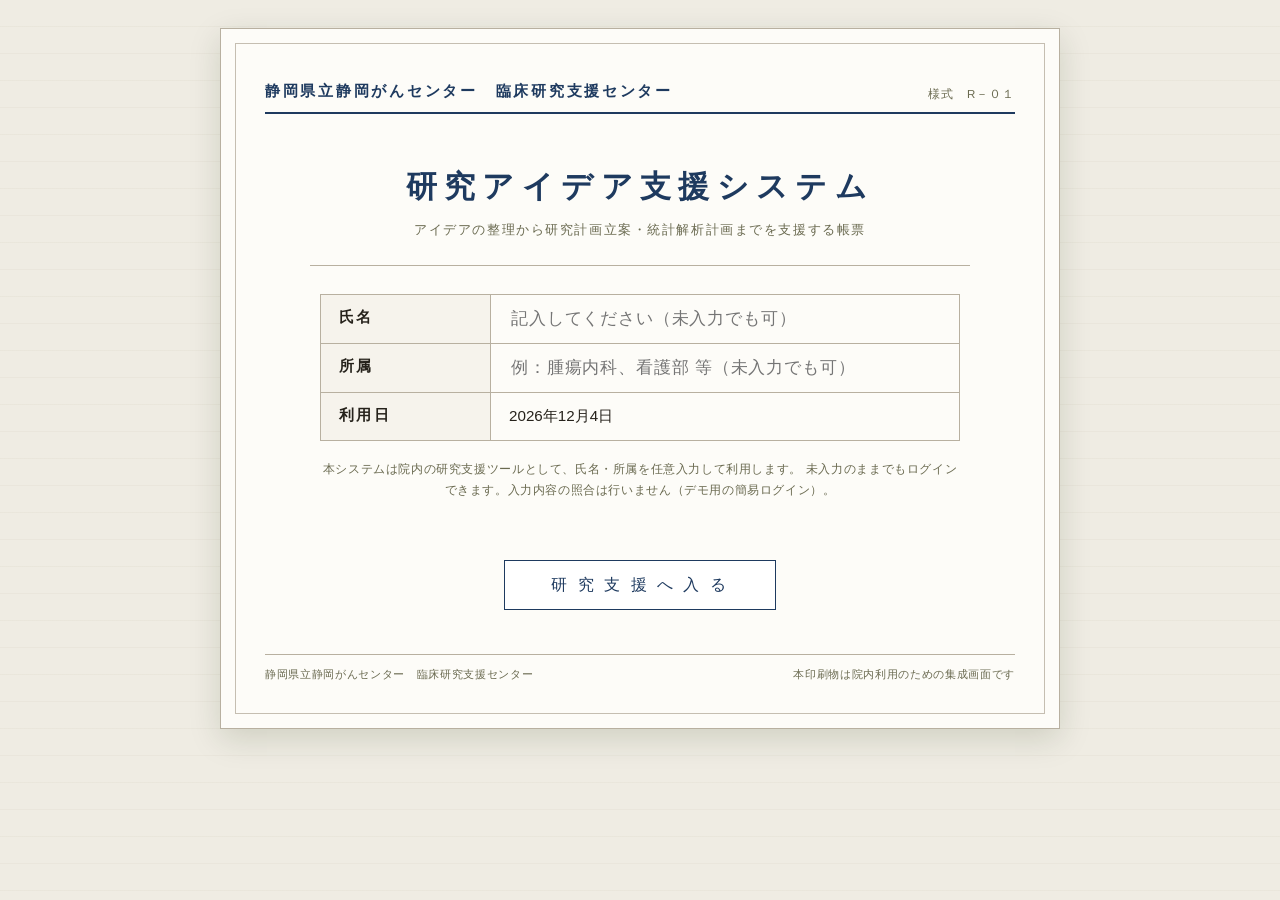
<file: study-application-exploratory.html>
<!DOCTYPE html>
<html lang="ja">
<head>
<meta charset="UTF-8" />
<meta name="viewport" content="width=device-width, initial-scale=1.0" />
<title>様式8-2｜臨床研究申請書（探索研究IRB用）</title>
<script src="login.js"></script>
<script>ResearchAuth.requireLogin();</script>
<style>
:root{
  --line:#111;
  --thin:#444;
  --paper:#fff;
  --bg:#efece3;
  --text:#111;
  --sub:#6f6a55;
  --accent:#1a5c96;
  --warn:#b00020;
  --sheet:#ffffff;
  --blue:#1a5c96;
}
*{box-sizing:border-box;}
html,body{margin:0;padding:0;}
body{
  font-family:"Yu Mincho","Hiragino Mincho ProN","MS Mincho","Yu Gothic","Meiryo",sans-serif;
  background:
    repeating-linear-gradient(to bottom, transparent 0 26px, rgba(120,100,60,0.04) 26px 27px),
    var(--bg);
  color:var(--text);
}
.wrap{max-width:1580px;margin:0 auto;padding:14px;}
.topbar{display:flex;gap:10px;flex-wrap:wrap;margin-bottom:14px;padding-bottom:12px;border-bottom:2px solid var(--blue);}
.topbar a,.topbar button{
  border:1.5px solid var(--blue);border-radius:4px;padding:9px 14px;font-size:14px;font-weight:700;
  cursor:pointer;text-decoration:none;background:#fdfcf8;color:var(--blue);
  font-family:inherit;letter-spacing:.04em;transition:all .15s;
}
.topbar a:hover,.topbar button:hover{background:var(--blue);color:#fff;}
.topbar .primary{background:var(--blue);color:#fff;}
.topbar .primary:hover{background:#0f2238;}
.topbar .paper-user{
  align-self:center;
  margin-left:auto;
  font-size:12px;
  font-weight:700;
  color:#6f6a55;
  background:#fff;
  border:1px solid #d8d0c0;
  border-radius:4px;
  padding:5px 10px;
  letter-spacing:.04em;
}
.layout{display:grid;grid-template-columns:390px 1fr;gap:16px;align-items:start;}
.panel{
  background:#fdfcf8;border:1px solid #d8d0c0;border-radius:6px;box-shadow:0 1px 4px rgba(50,30,10,.08);
  padding:16px;position:sticky;top:14px;max-height:calc(100vh - 28px);overflow:auto;
}
.panel h2{
  font-size:18px;margin:0 0 10px;color:var(--blue);
  font-family:"Yu Mincho","Hiragino Mincho ProN",serif;letter-spacing:.08em;
  border-bottom:1.5px solid var(--blue);padding-bottom:6px;
}
.panel h3{
  font-size:13px;color:var(--blue);margin:14px 0 8px;
  padding-bottom:4px;border-bottom:1px solid #d8d0c0;
}
label{display:block;font-size:12px;font-weight:700;margin:7px 0 4px;}
input[type="text"], textarea, select{
  width:100%;border:1px solid #c9d2dd;border-radius:5px;padding:7px 9px;
  font-size:12px;font-family:inherit;background:#fff;
}
textarea{min-height:56px;resize:vertical;line-height:1.5;}
.grid2{display:grid;grid-template-columns:1fr 1fr;gap:8px;}
.small{font-size:11px;color:#666;line-height:1.5;}
.check-grid label{font-weight:400;margin:4px 0;}
.preview-area{display:flex;flex-direction:column;gap:18px;align-items:center;min-width:0;overflow:auto;}
.page{
  width:210mm;min-height:297mm;margin:0 auto;background:var(--sheet);
  box-shadow:0 2px 16px rgba(0,0,0,.12);padding:7mm 8mm 8mm;color:#000;position:relative;
  page-break-after:always;break-after:page;
}
.page-inner{
  border:1.6px solid #111;
  padding:3.2mm 3.6mm 4mm;
  min-height:calc(297mm - 15mm);
  height:calc(297mm - 15mm);
  background:#fff;
  display:flex;
  flex-direction:column;
}
.doc-head{
  font-family:"MS Mincho","Yu Mincho","Hiragino Mincho ProN",serif;
  font-size:10px;line-height:1.15;margin-bottom:1.5mm;
}
.doc-head .date-row{display:flex;justify-content:space-between;gap:8px;align-items:flex-end;}
.doc-head .center-note{flex:1;text-align:center;}
.doc-title{
  text-align:center;font-family:"MS Mincho","Yu Mincho","Hiragino Mincho ProN",serif;
  font-size:17px;font-weight:700;line-height:1.25;margin:1mm 0 1.5mm;letter-spacing:.04em;
}
.note-red{
  color:var(--warn);font-family:"MS Mincho","Yu Mincho","Hiragino Mincho ProN",serif;
  font-size:10px;line-height:1.35;margin-bottom:1mm;
}
.page-no{
  font-family:"MS Mincho","Yu Mincho","Hiragino Mincho ProN",serif;
  font-size:10px;text-align:right;margin-bottom:1mm;
}
.page-body{flex:1;min-height:0;display:flex;flex-direction:column;}
table.form{
  width:100%;border-collapse:collapse;table-layout:fixed;
  font-family:"MS Mincho","Yu Mincho","Hiragino Mincho ProN",serif;
  font-size:10.5px;line-height:1.25;margin:0;
}
table.form th, table.form td{
  border:1.35px solid var(--line);padding:3px 5px;vertical-align:top;word-break:break-word;
}
table.form th{text-align:left;font-weight:700;background:#fff;}
table.form.form-fill{height:100%;}
table.form.form-fill tbody{height:100%;}
table.form.form-fill tr.row-flex{height:1%;}
table.form.form-fill td.fill, table.form.form-fill th.fill{height:100%;}
.dense{line-height:1.18;}
.tiny{font-size:9.2px;line-height:1.24;}
.mini{font-size:8.6px;line-height:1.16;}
.cell-lines{white-space:pre-wrap;line-height:1.14;}
.checkline{display:block;margin:0 0 1px;}
.indent{padding-left:1em;}
.compact-note{line-height:.98;margin-top:0;margin-bottom:0;}
.subblock{margin-top:4px;font-weight:700;}
.a4-fit td,.a4-fit th{overflow:hidden;}
@page{size:A4;margin:0;}
@media (max-width:1300px){
  .layout{grid-template-columns:1fr;}
  .panel{position:static;max-height:none;}
  .page{width:100%;min-height:auto;}
  .page-inner{min-height:auto;height:auto;}
}
@media print{
  html,body{background:#fff;}
  body{margin:0;}
  .topbar,.panel{display:none!important;}
  .wrap{max-width:none;padding:0;}
  .preview-area{gap:0;overflow:visible;}
  .page{
    box-shadow:none;margin:0;width:210mm;height:297mm;
    padding:3.5mm 4.5mm 3.5mm;box-sizing:border-box;
  }
  .page-inner{
    min-height:calc(297mm - 7mm);
    height:calc(297mm - 7mm);
  }
}
</style>
</head>
<body>
<div class="wrap">
  <div class="topbar">
    <a href="index.html" class="secondary">← index.html に戻る</a>
    <button type="button" onclick="updatePreview()">プレビュー更新</button>
    <button type="button" onclick="clearFormAll()">入力内容をすべてクリア</button>
    <button type="button" class="secondary" onclick="window.print()">印刷 / PDF保存</button>
    <span class="paper-user" id="paperUser"></span>
    <a href="#" onclick="ResearchAuth.logout();return false;">ログアウト</a>
  </div>

  <div class="layout">
    <div class="panel">
      <h2>様式8-2 入力</h2>

      <h3>基本情報</h3>
      <div class="grid2">
        <div><label for="docDate">作成日</label><input type="text" id="docDate" placeholder="2026年5月20日"></div>
        <div><label for="pageInfo">ページ表記</label><input type="text" id="pageInfo" value=""></div>
      </div>

      <label for="theme">1.研究課題名</label><input type="text" id="theme">
      <label for="secretTitle">秘密保持のための課題名</label><input type="text" id="secretTitle">

      <h3>2.研究組織の分類</h3>
      <div class="check-grid">
        <label><input type="checkbox" id="org_single"> 単独施設による研究</label>
        <label><input type="checkbox" id="org_lead"> 多施設共同研究の主任研究者</label>
        <label><input type="checkbox" id="org_participate"> 多施設共同研究への参加</label>
        <label for="leadSite">主任施設名</label><input type="text" id="leadSite">
        <label><input type="checkbox" id="approval_yes"> 他施設の倫理委員会による承認証明書あり</label>
        <label><input type="checkbox" id="approval_no"> 他施設の倫理委員会による承認証明書なし</label>
        <label><input type="checkbox" id="office_yes"> 研究事務局の請負あり</label>
        <label><input type="checkbox" id="office_no"> 研究事務局の請負なし</label>
        <label><input type="checkbox" id="org_student"> 大学院の学生としての研究</label>
        <label for="orgOther">その他</label><input type="text" id="orgOther">
      </div>

      <h3>3.研究の分類・適応指針</h3>
      <div class="check-grid">
        <label><input type="checkbox" id="guide_life"> 人を対象とする生命科学・医学系研究</label>
        <label><input type="checkbox" id="invasion_yes"> 侵襲あり</label>
        <label><input type="checkbox" id="invasion_no"> 侵襲なし</label>
        <label><input type="checkbox" id="minor_yes"> 侵襲の度合いは軽微</label>
        <label><input type="checkbox" id="minor_no"> 侵襲の度合いは軽微でない</label>
        <label><input type="checkbox" id="medical_over_no"> 通常診療を超える医療行為なし</label>
        <label><input type="checkbox" id="medical_over_yes"> 通常診療を超える医療行為あり</label>
        <label><input type="checkbox" id="intervention_yes"> 介入あり</label>
        <label><input type="checkbox" id="intervention_no"> 介入なし</label>
        <label><input type="checkbox" id="specimen_yes"> 人体から取得する試料を用いる</label>
        <label><input type="checkbox" id="specimen_no"> 人体から取得する試料を用いない</label>
        <label><input type="checkbox" id="biobank_yes"> バイオバンク室保存検体を使用する</label>
        <label><input type="checkbox" id="biobank_no"> バイオバンク室保存検体を使用しない</label>
        <label for="otherGuide">上記以外の研究（適応される倫理指針等）</label><input type="text" id="otherGuide">
      </div>

      <h3>4〜10</h3>
      <label for="place">4.研究機関名・研究実施場所</label><input type="text" id="place" value="静岡がんセンター">
      <label for="responsibleName">5.研究実施責任者氏名</label><input type="text" id="responsibleName">
      <label for="researchers">6.研究者氏名</label><textarea id="researchers"></textarea>
      <label for="collab">7.共同研究機関（代表研究者名とその役割）</label><textarea id="collab"></textarea>
      <label for="purposeSummary">8.研究の意義・目的の概略</label><textarea id="purposeSummary"></textarea>

      <div class="grid2">
        <div><label for="subjectCount">9(1).被験者数</label><input type="text" id="subjectCount"></div>
        <div><label for="selectionPolicy">9(2).被験者の選定方針</label><textarea id="selectionPolicy"></textarea></div>
      </div>

      <label for="methodSummary">10(1).研究方法 概略</label><textarea id="methodSummary"></textarea>
      <label for="evaluationItems">10(2).評価項目</label><textarea id="evaluationItems"></textarea>

      <h3>11.実施予定期間</h3>
      <label><input type="checkbox" id="period_start_approval"> 開始：承認日より</label>
      <label><input type="checkbox" id="period_start_date_check"> 開始：年月日より（承認日より後の場合）</label>
      <input type="text" id="period_start_date">
      <label><input type="checkbox" id="period_end_year_check"> 終了：年12月31日まで</label>
      <input type="text" id="period_end_year">

      <h3>12.利益・不利益</h3>
      <label><input type="checkbox" id="benefit_none_check"> 直接的な利益は期待できない</label>
      <label><input type="checkbox" id="benefit_yes_check"> 直接的な利益が期待できる</label>
      <input type="text" id="benefit_yes_text" placeholder="具体的に">
      <label><input type="checkbox" id="risk_yes_check"> 負担やリスクあり</label>
      <input type="text" id="risk_yes_text" placeholder="具体的に">
      <label><input type="checkbox" id="risk_normal_no"> 通常の診療範囲内であり、負担やリスクはない</label>
      <label><input type="checkbox" id="risk_unrelated_no"> 診療には関係なく、負担やリスクはない</label>
      <label><input type="checkbox" id="risk_other_check"> その他</label>
      <input type="text" id="risk_other_text">
      <label for="riskMin">(3)最小化対策</label><textarea id="riskMin"></textarea>

      <h3>13.保存・廃棄</h3>
      <label><input type="checkbox" id="store_during_sc"> 研究期間中：静岡がんセンター内で保存する</label>
      <label><input type="checkbox" id="store_during_collab"> 研究期間中：共同研究機関で保存する</label>
      <label><input type="checkbox" id="store_during_both"> 研究期間中：静岡がんセンター内で保存し、かつ共同研究機関で保存する</label>
      <label><input type="checkbox" id="store_during_registry"> 研究期間中：静岡がんセンター内で保存し、かつ学会登録</label>
      <label><input type="checkbox" id="manager_sc"> 保存管理責任者：静岡がんセンターの研究実施責任者</label>
      <label><input type="checkbox" id="manager_other"> 保存管理責任者：①以外の研究者が管理する</label>
      <div class="grid2">
        <div><label for="managerAff">所属</label><input type="text" id="managerAff"></div>
        <div><label for="managerTitle">職名</label><input type="text" id="managerTitle"></div>
      </div>
      <label for="managerName">氏名</label><input type="text" id="managerName">
      <label><input type="checkbox" id="save_blood"> 研究終了後：血液・組織等の保存</label><input type="text" id="save_blood_until" placeholder="保存期間 年12月31日まで">
      <label><input type="checkbox" id="save_data"> 研究終了後：データの保存（対応表を含む）</label><input type="text" id="save_data_until" placeholder="保存期間 年12月31日まで">
      <label><input type="checkbox" id="save_other_check"> 研究終了後：その他</label><input type="text" id="save_other_text">
      <label><input type="checkbox" id="after_place_sc"> 保存の場所と保存管理責任者：静岡がんセンター内で保存する</label>
      <input type="text" id="after_place_sc_place" placeholder="場所">
      <input type="text" id="after_place_sc_person" placeholder="所属・職名・氏名">
      <label><input type="checkbox" id="after_place_collab"> 保存の場所と保存管理責任者：共同研究機関で保存する</label>
      <input type="text" id="after_place_collab_place" placeholder="場所">
      <input type="text" id="after_place_collab_person1" placeholder="共同研究機関：所属・職名・氏名">
      <input type="text" id="after_place_collab_person2" placeholder="静岡がんセンター：所属・職名・氏名">
      <label><input type="checkbox" id="dispose_sealed"> 廃棄：密封容器に廃棄</label>
      <label><input type="checkbox" id="dispose_burn"> 廃棄：焼却処分</label>
      <label><input type="checkbox" id="dispose_shred"> 廃棄：紙はシュレッダー、電子データは完全消去</label>
      <label><input type="checkbox" id="dispose_other_check"> 廃棄：その他</label><input type="text" id="dispose_other_text">

      <h3>14.個人情報の取扱い</h3>
      <label><input type="checkbox" id="pi_anonymous"> 匿名加工情報を使用</label>
      <label><input type="checkbox" id="pi_pseudo_ident_yes"> 仮名加工情報を使用（情報取扱主体で個人識別性が「有」）</label>
      <label><input type="checkbox" id="pi_pseudo_keep_source"> 元となる個人情報を保有する場合</label>
      <label><input type="checkbox" id="pi_pseudo_keep_restore"> 元となる個人情報は保有しない、個人情報を復元できる情報を保有する場合</label>
      <label><input type="checkbox" id="pi_pseudo_ident_no"> 仮名加工情報を使用（情報取扱主体で個人識別性が「無」）</label>
      <label><input type="checkbox" id="pi_related"> 個人関連情報を使用（情報取扱主体で個人識別性が「無」）</label>
      <label><input type="checkbox" id="pi_personal"> 個人情報を使用（情報取扱主体で個人識別性が「有」）</label>
      <label><input type="checkbox" id="pi_personal_keep_source"> 元となる個人情報を保有する場合</label>
      <label><input type="checkbox" id="pi_personal_keep_restore"> 元となる個人情報は保有しない、個人情報を復元できる情報を保有する場合</label>
      <label for="pi_process">①加工情報について／具体的な加工の方法</label><textarea id="pi_process"></textarea>
      <label><input type="checkbox" id="pi_manager_specimen"> 個人情報管理者：検体を伴う研究の場合</label>
      <input type="text" id="pi_manager_room_head" placeholder="個人情報管理室長 〇〇 〇〇">
      <label><input type="checkbox" id="pi_manager_nonspecimen"> 個人情報管理者：検体を伴わない研究の場合</label>
      <div class="grid2">
        <div><label for="pi_manager_aff">所属</label><input type="text" id="pi_manager_aff"></div>
        <div><label for="pi_manager_title">職名</label><input type="text" id="pi_manager_title"></div>
      </div>
      <label for="pi_manager_name">氏名</label><input type="text" id="pi_manager_name" placeholder="科部長が個人情報管理者">
      <label><input type="checkbox" id="pi_store_server"> 作成元個人情報の管理方法：電子カルテ系ファイルサーバ内のフォルダに保管する</label>
      <label><input type="checkbox" id="pi_store_isolated"> 他と切り離されたコンピュータを使用し、外部記憶媒体に記録させ、その記憶媒体は鍵をかけて厳重に保管する</label>
      <label><input type="checkbox" id="pi_store_room"> 個人情報管理室で管理する</label>
      <label><input type="checkbox" id="pi_store_other_check"> その他</label><input type="text" id="pi_store_other">
      <label><input type="checkbox" id="pi_place_sc"> 作成元個人情報の保管場所：静岡がんセンター内</label><input type="text" id="pi_place_sc_text" placeholder="場所">
      <label><input type="checkbox" id="pi_place_other_check"> 作成元個人情報の保管場所：その他</label><input type="text" id="pi_place_other" placeholder="場所">

      <label><input type="checkbox" id="recv_applicable"> (2) 他施設から試料・情報を受け取る：該当する</label>
      <label><input type="checkbox" id="recv_not"> (2) 他施設から試料・情報を受け取る：該当しない</label>
      <input type="text" id="recv_facility1" placeholder="提供元①施設名">
      <input type="text" id="recv_pi1" placeholder="研究責任者の所属・職名・氏名①">
      <input type="text" id="recv_facility2" placeholder="提供元②施設名">
      <input type="text" id="recv_pi2" placeholder="研究責任者の所属・職名・氏名②">
      <label><input type="checkbox" id="recv_sample"> 提供を受ける試料</label><input type="text" id="recv_sample_text" placeholder="血液">
      <label><input type="checkbox" id="recv_info"> 提供を受ける情報</label><input type="text" id="recv_info_text" placeholder="臨床情報、検査結果">
      <label><input type="checkbox" id="recv_route_care"> 試料・情報の取得の経緯：提供元の診療の過程で得られた試料・情報</label>
      <label><input type="checkbox" id="recv_route_other_check"> 試料・情報の取得の経緯：その他</label><input type="text" id="recv_route_other">
      <label><input type="checkbox" id="recv_send_mail"> 送付方法：郵送</label>
      <label><input type="checkbox" id="recv_send_bring"> 送付方法：持参</label>
      <label><input type="checkbox" id="recv_send_other_check"> 送付方法：その他</label><input type="text" id="recv_send_other">
      <label><input type="checkbox" id="recv_process_other_facility"> 個々の対象者を識別することができないように加工：他施設にて加工</label>
      <label><input type="checkbox" id="recv_process_other_check"> 個々の対象者を識別することができないように加工：その他</label><input type="text" id="recv_process_other">

      <label><input type="checkbox" id="provide_applicable"> (3) 他施設に試料・情報を提供する：該当する</label>
      <label><input type="checkbox" id="provide_not"> (3) 他施設に試料・情報を提供する：該当しない</label>
      <input type="text" id="provide_domestic1" placeholder="提供先（国内）①施設名">
      <input type="text" id="provide_domestic_pi1" placeholder="研究責任者の所属・職名・氏名①">
      <input type="text" id="provide_domestic2" placeholder="提供先（国内）②施設名">
      <input type="text" id="provide_domestic_pi2" placeholder="研究責任者の所属・職名・氏名②">
      <input type="text" id="provide_foreign_country1" placeholder="提供先（外国）①国名">
      <input type="text" id="provide_foreign_facility1" placeholder="施設名①">
      <input type="text" id="provide_foreign_pi1" placeholder="研究責任者の所属・職名・氏名①">
      <input type="text" id="provide_foreign_country2" placeholder="提供先（外国）②国名">
      <input type="text" id="provide_foreign_facility2" placeholder="施設名②">
      <input type="text" id="provide_foreign_pi2" placeholder="研究責任者の所属・職名・氏名②">
      <label for="provide_foreign_info">提供先の国における個人情報保護に関する情報・被験者への情報提供</label><textarea id="provide_foreign_info"></textarea>
      <label><input type="checkbox" id="provide_foreign_doc"> 同意・説明文書、院内掲示文書等に記載する</label>
      <label><input type="checkbox" id="provide_foreign_periodic"> 提供先の事業者における個人情報の取扱い状況等を定期的に確認し、関連情報を提供する</label>
      <label><input type="checkbox" id="provide_sample"> 提供する試料</label><input type="text" id="provide_sample_text" placeholder="血液">
      <label><input type="checkbox" id="provide_info"> 提供する情報</label><input type="text" id="provide_info_text" placeholder="臨床情報、検査結果">
      <label><input type="checkbox" id="provide_send_mail"> 送付方法：郵送</label>
      <label><input type="checkbox" id="provide_send_bring"> 送付方法：持参</label>
      <label><input type="checkbox" id="provide_send_other_check"> 送付方法：その他</label><input type="text" id="provide_send_other">
      <label><input type="checkbox" id="provide_process_sc"> 加工の方法：静岡がんセンターにて個々の対象者を識別することができないように加工する</label>
      <label><input type="checkbox" id="provide_process_other_check"> 加工の方法：その他</label><input type="text" id="provide_process_other">

      <h3>15〜23</h3>
      <label><input type="checkbox" id="pub_general"> 15.被験者を特定できないようにした上で学会や学術雑誌で公表する</label>
      <label><input type="checkbox" id="pub_other_check"> 15.その他</label><input type="text" id="pub_other">

      <label><input type="checkbox" id="ic_written"> 16.被験者からインフォームド・コンセントを文書で得て研究を行う</label>
      <label><input type="checkbox" id="ic_oral_record"> 16.口頭によりインフォームド・コンセントを受け、記録を作成</label>
      <label><input type="checkbox" id="ic_notice_hp"> 16.院内掲示文書、ホームページ掲載</label>
      <label><input type="checkbox" id="ic_not_required"> 16.得る必要は無い</label>
      <label><input type="checkbox" id="ic_other_check"> 16.その他</label><input type="text" id="ic_other">

      <div class="check-grid">
        <label><input type="checkbox" id="doc_item1"> 17.研究の名称及び当該研究の実施について総長の許可を受けている旨</label>
        <label><input type="checkbox" id="doc_item2"> 17.研究機関の名称及び研究責任者の氏名</label>
        <label><input type="checkbox" id="doc_item3"> 17.研究の目的及び意義</label>
        <label><input type="checkbox" id="doc_item4"> 17.研究の方法及び期間</label>
        <label><input type="checkbox" id="doc_item5"> 17.研究対象者として選定された理由</label>
        <label><input type="checkbox" id="doc_item6"> 17.研究対象者に生じる負担並びに予測されるリスク及び利益</label>
        <label><input type="checkbox" id="doc_item7"> 17.同意後も撤回できる旨</label>
        <label><input type="checkbox" id="doc_item8"> 17.同意しないこと又は撤回によって不利益を受けない旨</label>
        <label><input type="checkbox" id="doc_item9"> 17.研究に関する情報公開の方法</label>
        <label><input type="checkbox" id="doc_item10"> 17.研究計画書等の入手又は閲覧</label>
        <label><input type="checkbox" id="doc_item11"> 17.個人情報等の取扱い</label>
        <label><input type="checkbox" id="doc_item12"> 17.試料・情報の保管及び廃棄の方法</label>
        <label><input type="checkbox" id="doc_item13"> 17.研究の資金源等及び利益相反</label>
        <label><input type="checkbox" id="doc_item14"> 17.相談等への対応</label>
        <label><input type="checkbox" id="doc_item15"> 17.経済的負担又は謝礼</label>
        <label><input type="checkbox" id="doc_item16"> 17.健康被害に対する補償の有無及び内容</label>
        <label><input type="checkbox" id="doc_item17"> 17.将来の研究利用・他機関提供の可能性</label>
      </div>

      <label><input type="checkbox" id="proxy_not"> 18.該当しない</label>
      <label><input type="checkbox" id="proxy_yes"> 18.該当する</label>
      <label for="proxy_reason">代諾による研究協力が必要な理由</label><textarea id="proxy_reason"></textarea>
      <label for="proxy_selection">代諾者等の選定方針</label><textarea id="proxy_selection"></textarea>
      <label for="proxy_explain">代諾者等への説明事項</label><textarea id="proxy_explain"></textarea>
      <label><input type="checkbox" id="assent_yes"> インフォームド・アセントあり</label>
      <label><input type="checkbox" id="assent_no"> インフォームド・アセントなし</label>
      <label for="assent_detail">インフォームド・アセントを取得する場合の説明事項と説明方法</label><textarea id="assent_detail"></textarea>

      <label><input type="checkbox" id="burden_yes"> 19.経済的負担あり</label><input type="text" id="burden_text" placeholder="その内容">
      <label><input type="checkbox" id="reward_yes"> 19.謝礼あり</label><input type="text" id="reward_text" placeholder="その内容">
      <label><input type="checkbox" id="burden_reward_none"> 19.なし</label>

      <label><input type="checkbox" id="fund_pref"> 20.県費（各診療科研究費を含む）</label>
      <label><input type="checkbox" id="fund_public"> 20.省庁等の公的研究費</label><input type="text" id="fund_public_text" placeholder="具体的に">
      <label><input type="checkbox" id="fund_joint"> 20.共同研究経費・受託研究経費</label>
      <label><input type="checkbox" id="fund_private"> 20.私費</label>
      <label><input type="checkbox" id="fund_not_need"> 20.研究費はとくに必要としない</label>
      <label><input type="checkbox" id="fund_other_check"> 20.その他</label><input type="text" id="fund_other_text" placeholder="具体的に">

      <label><input type="checkbox" id="rel_none"> 21.本研究に企業等は関与しない</label>
      <label><input type="checkbox" id="rel_ip_share"> 21.企業・団体と知財を共有する</label><input type="text" id="rel_ip_share_text" placeholder="相手先">
      <label><input type="checkbox" id="rel_money"> 21.企業・団体より研究費を受け取る</label><input type="text" id="rel_money_text" placeholder="相手先">
      <label><input type="checkbox" id="rel_lead_get"> 21.主任施設は研究費を受け取るが、静岡がんセンターは受け取らない</label><input type="text" id="rel_lead_get_text" placeholder="相手">
      <label><input type="checkbox" id="rel_other"> 21.関与する企業等はあるが、共同研究・受託研究として実施しない</label>
      <input type="text" id="rel_other_party" placeholder="相手先">
      <input type="text" id="rel_other_detail" placeholder="関与の具体的内容">

      <label><input type="checkbox" id="joint_approved"> 22.承認済み</label>
      <label><input type="checkbox" id="joint_applying"> 22.申請中</label>
      <label><input type="checkbox" id="joint_not_yet"> 22.申請未</label>
      <label><input type="checkbox" id="joint_not_apply"> 22.申請しない</label>
      <label><input type="checkbox" id="joint_other_check"> 22.その他</label><input type="text" id="joint_other_text">

      <label><input type="checkbox" id="ip_all_sc"> 23.静岡がんセンターにすべて帰属する</label>
      <label><input type="checkbox" id="ip_part_sc"> 23.静岡がんセンターに一部帰属する</label>
      <label><input type="checkbox" id="ip_not_sc"> 23.静岡がんセンターに帰属しない</label><input type="text" id="ip_not_sc_reason" placeholder="理由">

      <h3>24.研究に関する情報公開の方法</h3>
      <label><input type="checkbox" id="pub_jrct"> 臨床研究等提出・公開システム（jRCT）</label>
      <div class="small">法（介入を行う場合は、jRCT,UMINのいずれかに必ず登録すること）</div>
      <label><input type="checkbox" id="pub_umin"> 国立大学付属病院長会議（UMIN CTR）</label>
      <label><input type="checkbox" id="pub_japic"> 一般財団法人日本医薬情報センター（JapicCTI）</label>
      <label><input type="checkbox" id="pub_jmacct"> 公益社団法人日本医師会(JMACCT CTR)</label>
      <label><input type="checkbox" id="pub_sc_hp"> 静岡がんセンターホームページ</label>
      <label><input type="checkbox" id="pub_inhospital"> 院内掲示</label>
      <label><input type="checkbox" id="pub_other_check2"> その他</label>
      <input type="text" id="pub_other_text2">

      <h3>25.研究対象者等及びその関係者からの相談等への対応</h3>
      <textarea id="consultation" placeholder="相談窓口となる者の氏名などを記載"></textarea>

      <h3>26.研究に関する業務の一部を委託する場合</h3>
      <label><input type="checkbox" id="outsource_yes"> 業務委託 あり</label>
      <label><input type="checkbox" id="outsource_no"> 業務委託 なし</label>
      <label for="outsource_content">① 委託業務内容</label><textarea id="outsource_content"></textarea>
      <label for="outsource_supervision">② 委託先の監督方法（委託契約書の中で委託者が定める安全管理措置の内容や実地調査の有無など）</label><textarea id="outsource_supervision"></textarea>

      <h3>27.将来の研究利用・他機関提供の可能性</h3>
      <label><input type="checkbox" id="future_use_yes"> 将来の研究のために用いられる可能性 あり</label>
      <label><input type="checkbox" id="future_use_no"> 将来の研究のために用いられる可能性 なし</label>
      <label for="future_use_detail">「あり」の場合、現時点で想定される内容</label><textarea id="future_use_detail"></textarea>
      <label><input type="checkbox" id="future_provide_yes"> 他の研究機関に提供する可能性 あり</label>
      <label><input type="checkbox" id="future_provide_no"> 他の研究機関に提供する可能性 なし</label>
      <label for="future_provide_detail">「あり」の場合、現時点で想定される内容</label><textarea id="future_provide_detail"></textarea>

      <h3>28.研究実施にあたっての確認事項</h3>
      <div class="small">（必須事項はすべて熟読の上チェックすること。）</div>
      <label><input type="checkbox" id="chk_pi_experience"> 研究実施責任者に、研究を適正に実行するために必要な専門的知識及び臨床経験が十分にあること。</label>
      <label><input type="checkbox" id="chk_serious_ae_report"> 研究実施責任者は、臨床研究に関する重篤な有害事象及び不具合等の発生を知ったときは、直ちにその旨を総長に報告すること。（様式20）</label>
      <label><input type="checkbox" id="chk_deviation_report"> 研究計画から逸脱・変更した場合は、その旨を総長に報告すること。（様式25）</label>
      <label><input type="checkbox" id="chk_stop_condition"> 研究実施責任者は、研究により期待される利益よりも起こりうる危険が高いと判断される場合又は研究により十分な成果が得られた場合には、当該研究を中止し、又は終了すること。また、遅延なく、その旨を総長へ報告すること。（様式22）</label>
      <label><input type="checkbox" id="chk_info_follow"> 研究実施責任者は、研究を終了するまでの間、研究に関する国内外における学会発表、論文発表等の情報について把握しておくとともに、把握した当該情報について、総長に対し報告すること。（様式自由）</label>
      <label><input type="checkbox" id="chk_annual_report"> 研究実施責任者は、毎年一回、研究の進捗状況、または研究が中止あるいは終了したときには、その旨及び結果の概要を文書により総長へ報告すること。（様式24、35）</label>
      <label><input type="checkbox" id="chk_threat_info"> 倫理的妥当性若しくは科学的合理性を損なう事実若しくは情報又は損なう恐れのある情報であって研究の継続に影響を与えると考えられる情報を入手した場合は、その旨を総長に報告すること。（様式自由）</label>
      <label><input type="checkbox" id="chk_fabrication_info"> 研究の実施において、研究計画に基づく研究対象者の選定方針や研究方法から逸脱した等の事実や情報若しくは研究データの改ざんやねつ造等の事実や情報又はそのような内容を知り得てから、事実であるか確定に至っていない情報を入手した場合は、その旨を総長に報告すること。（様式自由）</label>
      <label><input type="checkbox" id="chk_trust_info"> 研究結果の信頼を損なう情報（例：研究データの改ざんやねつ造の事実等）を得た場合は、その旨を総長に報告すること。（様式自由）</label>
      <label><input type="checkbox" id="chk_privacy_measure"> 研究実施責任者は、研究を実施するに当たり、被験者の個人情報の保護のために必要な措置を講じること。</label>
      <label><input type="checkbox" id="chk_best_care_after"> 研究実施責任者は、研究終了後においても、被験者が当該研究の結果により得られた最善の予防、診断及び治療を受けることができるよう努めること。</label>
      <label><input type="checkbox" id="chk_education"> 研究者等は、臨床研究の実施に先立ち、臨床研究に関するその他臨床研究の実施に必要な知識についての講習その他必要な教育を受けること。また、研究期間中も適宜継続して、教育・研修を受けること。</label>
      <label><input type="checkbox" id="chk_scientific_principle"> 研究者等は、一般的に受け入れられた科学的原則に従い、科学的文献その他科学に関連する情報源及び十分な実験に基づいて、研究を実施すること。</label>
      <label><input type="checkbox" id="chk_publication_anonym"> 研究者等は、研究の結果を公表する場合には、被験者を特定できないように行うこと。</label>
      <label><input type="checkbox" id="chk_prior_irb"> 臨床研究の実施にあたっては、事前に研究者の所属する研究機関および実施医療機関の倫理審査委員会の承認を受けなければならない。</label>
      <label><input type="checkbox" id="chk_specimen_no_out_dispose"> 【検体を静岡がんセンター敷地外へ持ち出さない研究の場合】検体（血液など）の保存管理者は、保存期間終了後、検体を確実に廃棄すること。</label>
      <label><input type="checkbox" id="chk_not_banking"> 【検体を静岡がんセンター敷地外へ持ち出す研究（原則禁止）の場合】バンキングに相当するような研究ではないこと。</label>
      <label><input type="checkbox" id="chk_mou_audit"> 「静岡がんセンターが将来、当該検体に関する監査あるいは問い合わせを行う場合は、相手側は真摯に応じる。」ことを覚書で締結。</label>
      <label><input type="checkbox" id="chk_specimen_dispose_report"> 研究実施責任者は、検体（血液など）を廃棄した場合は、ただちに検体廃棄報告書を研究機関の長へ提出すること。</label>
      <label><input type="checkbox" id="chk_annual_storage_report"> 【研究終了後も検体（血液など）を保存する場合】検体保管管理者は、検体が廃棄されるまで、毎年１回、検体保管状況報告書を研究機関の長へ提出すること。</label>
      <label><input type="checkbox" id="chk_pathology_clinical_use"> 【検体が返却される場合】病理標本等を一般臨床として利用する。</label>
      <label><input type="checkbox" id="chk_reuse_approval"> 再度、研究に利用したい場合は、廃棄時期を明示の上、倫理審査委員会で改めて承認をもらう。</label>
      <label><input type="checkbox" id="chk_temp_storage_report"> 返却後に、再利用のため一時保管した場合には、検体一時保管届を提出し、承認されるまでの間は毎年１回、検体保管状況報告書を提出する。</label>
      <label><input type="checkbox" id="chk_share_info_other_pi"> 【他の研究機関と共同で研究を実施する場合】研究実施責任者は、当該他の研究機関の研究実施責任者に対し、把握した発表情報等について報告すること。</label>
      <label><input type="checkbox" id="chk_confirm_other"> その他</label><textarea id="confirm_other_text"></textarea>

      <label for="education">29.教育・研修の受講状況</label><textarea id="education"></textarea>
      <label for="edc">30.EDC使用</label><textarea id="edc"></textarea>

      <div class="small">PDF原本の表組み・罫線・注記・A4印刷向け体裁を優先し、A4ごとに枠線が上下に合うよう再構成した版です。</div>
    </div>

    <div class="preview-area" id="previewArea"></div>
  </div>
</div>

<script>
function getVal(id){ const el=document.getElementById(id); return el ? el.value.trim() : ''; }
function isChecked(id){ const el=document.getElementById(id); return !!(el && el.checked); }
function mark(id){ return isChecked(id) ? '■' : '□'; }
function textOr(id, fallback=''){ const v=getVal(id); return v || fallback; }
function esc(s){ return String(s||'').replace(/&/g,'&amp;').replace(/</g,'&lt;').replace(/>/g,'&gt;'); }
function nlHtml(s){ return (s||'').replace(/\n/g,'<br>'); }

function buildPage(pageNo,total,bodyHtml,showTitle=false){
  return `
  <div class="page">
    <div class="page-inner">
      <div class="doc-head">
        <div class="date-row">
          <div>様式８－２　${esc(textOr('docDate','　　　年　　月　　日'))}</div>
          <div class="center-note">年月日を必ず記入してください。バージョン管理に用います。</div>
        </div>
      </div>
      <div class="page-no">様式 承認日 2022年8月22日　ページ ${pageNo}／全${total}ページ</div>
      ${showTitle ? '<div class="doc-title">臨床研究申請書（探索研究IRB用）</div><div class="note-red">注1）記載はすべて、MS明朝、10ポで統一してください。注2）本様式作成時は青字部分を全て削除してください。</div>' : ''}
      <div class="page-body">${bodyHtml}</div>
    </div>
  </div>`;
}

function renderPreview(){
  const pages = [];
  const total = 10;

  pages.push(buildPage(1, total, `
    <table class="form form-fill a4-fit">
      <colgroup><col style="width:20%"><col style="width:80%"></colgroup>
      <tbody>
        <tr class="row-flex"><th>1.研究課題名</th><td>${esc(textOr('theme','未入力'))}<div class="tiny">必要なら秘密保持のための課題名を記載：${esc(textOr('secretTitle',''))}</div></td></tr>
        <tr class="row-flex"><th>2.研究組織の分類</th><td class="dense">${mark('org_single')} 単独施設による研究<br>${mark('org_lead')} 多施設共同研究の主任研究者<br>${mark('org_participate')} 多施設共同研究への参加（主任施設名：${esc(textOr('leadSite',''))}）<br>他施設の倫理委員会による承認証明書：${mark('approval_yes')}あり　${mark('approval_no')}なし<br>研究事務局の請負：${mark('office_yes')}あり　${mark('office_no')}なし<br>${mark('org_student')} 大学院の学生としての研究<br>□ その他（${esc(textOr('orgOther',''))}）</td></tr>
        <tr class="row-flex"><th>3.研究の分類・適応される指針等</th><td class="dense tiny">${mark('guide_life')} 人を対象とする生命科学・医学系研究<br>①侵襲　${mark('invasion_yes')}あり　${mark('invasion_no')}なし<br>「あり」の場合、${mark('minor_yes')}軽微　${mark('minor_no')}軽微でない<br>「軽微でない」場合、${mark('medical_over_no')}通常診療を超える医療行為なし　${mark('medical_over_yes')}通常診療を超える医療行為あり<br>②介入　${mark('intervention_yes')}あり　${mark('intervention_no')}なし<br>③人体から取得する試料を用いる　${mark('specimen_yes')}あり　${mark('specimen_no')}なし<br>「あり」の場合、${mark('biobank_yes')}バイオバンク室保存検体を使用する　${mark('biobank_no')}使用しない<br>□ 上記以外の研究（適応される倫理指針等：${esc(textOr('otherGuide',''))}）</td></tr>
        <tr class="row-flex"><th>4.研究機関名・研究実施場所</th><td>${esc(textOr('place','静岡がんセンター'))}</td></tr>
        <tr class="row-flex"><th>5.研究実施責任者氏名</th><td>${esc(textOr('responsibleName','未入力'))}</td></tr>
        <tr class="row-flex"><th class="fill">6.研究者氏名</th><td class="cell-lines fill">${nlHtml(esc(textOr('researchers','未入力')))}</td></tr>
      </tbody>
    </table>
  `, true));

  pages.push(buildPage(2, total, `
    <table class="form form-fill a4-fit">
      <colgroup><col style="width:20%"><col style="width:80%"></colgroup>
      <tbody>
        <tr class="row-flex"><th>7.共同研究機関</th><td class="cell-lines">${nlHtml(esc(textOr('collab','未入力')))}</td></tr>
        <tr class="row-flex"><th>8.研究の意義・目的の概略</th><td class="cell-lines">${nlHtml(esc(textOr('purposeSummary','未入力')))}</td></tr>
        <tr class="row-flex"><th>9.被験者</th><td class="dense">(1)被験者数：${esc(textOr('subjectCount','未入力'))}<br><br>(2)被験者の選定方針：<div class="cell-lines">${nlHtml(esc(textOr('selectionPolicy','未入力')))}</div></td></tr>
        <tr class="row-flex"><th>10.研究方法</th><td class="dense">(1)概略<div class="cell-lines">${nlHtml(esc(textOr('methodSummary','未入力')))}</div><br>(2)評価項目<div class="cell-lines">${nlHtml(esc(textOr('evaluationItems','未入力')))}</div></td></tr>
        <tr class="row-flex"><th>11.実施予定期間</th><td class="dense">開始：${mark('period_start_approval')} 承認日より<br>${mark('period_start_date_check')} ${esc(textOr('period_start_date','年　月　日'))}より（承認日より後の場合）<br>終了：${mark('period_end_year_check')} ${esc(textOr('period_end_year','年'))}12月31日まで</td></tr>
        <tr class="row-flex"><th class="fill">12.研究参加に伴う利益および不利益</th><td class="dense fill">(1)研究に参加することにより被験者にもたらされうる利益<br><span class="checkline">${mark('benefit_none_check')} 直接的な利益は期待できない。</span><span class="checkline">${mark('benefit_yes_check')} 直接的な利益が期待できる。（具体的に： ${esc(textOr('benefit_yes_text',''))} ）</span><br>(2)研究に参加することにより被験者に生じる負担(※１)や予測されるリスク(※２)<span class="checkline">${mark('risk_yes_check')} あり（具体的に： ${esc(textOr('risk_yes_text',''))} ）</span><span class="checkline">${mark('risk_normal_no')} 通常の診療範囲内であり、負担やリスクはない。</span><span class="checkline">${mark('risk_unrelated_no')} 診療には関係なく、負担やリスクはない。</span><span class="checkline">${mark('risk_other_check')} その他（ ${esc(textOr('risk_other_text',''))} ）</span><div class="tiny">※１ 研究の実施に伴って確定的に研究対象者に生じる好ましくない事象を指し、身体的又は精神的な苦痛、健康上の不利益、不快な状態、時間的負担、経済的出費等を含む。<br>※２ 研究の実施に伴って、実際に生じるか否かが不確定な危害の可能性を指し、身体的・精神的・経済的・社会的危害が含まれる。</div></td></tr>
      </tbody>
    </table>
  `));

  pages.push(buildPage(3, total, `
    <table class="form form-fill a4-fit">
      <colgroup><col style="width:20%"><col style="width:80%"></colgroup>
      <tbody>
        <tr class="row-flex"><th>13.検体(血液など)およびデータ(診療情報など)の保存・廃棄について</th><td class="dense fill">研究期間中<br>(1)保存の場所<span class="checkline">${mark('store_during_sc')} 静岡がんセンター内で保存する。</span><span class="checkline">${mark('store_during_collab')} 共同研究機関で保存する。</span><span class="checkline">${mark('store_during_both')} 静岡がんセンター内で保存し、かつ共同研究機関で保存する。</span><span class="checkline">${mark('store_during_registry')} 静岡がんセンター内で保存し、かつ学会登録</span>(2)保存管理責任者<span class="checkline">${mark('manager_sc')} ①静岡がんセンターの研究実施責任者</span><span class="checkline">${mark('manager_other')} ② ①以外の研究者が管理する</span><div class="tiny indent">所属：${esc(textOr('managerAff',''))}<br>職名：${esc(textOr('managerTitle',''))}<br>氏名：${esc(textOr('managerName',''))}</div>研究終了後<br>(3)保存期間<span class="checkline">${mark('save_blood')} 血液・組織等の保存（保存期間 ${esc(textOr('save_blood_until','年12月31日まで'))}）</span><span class="checkline">${mark('save_data')} データの保存（対応表を含む）（保存期間 ${esc(textOr('save_data_until','年12月31日まで'))}）</span><span class="checkline">${mark('save_other_check')} その他（ ${esc(textOr('save_other_text',''))} ）</span><br>(4)保存の場所と保存管理責任者<span class="checkline">${mark('after_place_sc')} 静岡がんセンター内で保存する。</span><div class="tiny indent">（場所： ${esc(textOr('after_place_sc_place',''))} ）<br>（所属・職名・氏名 ${esc(textOr('after_place_sc_person',''))} ）</div><span class="checkline">${mark('after_place_collab')} 共同研究機関で保存する。</span><div class="tiny indent">（場所： ${esc(textOr('after_place_collab_place',''))} ）<br>共同研究機関：（所属・職名・氏名 ${esc(textOr('after_place_collab_person1',''))} ）<br>静岡がんセンター：（所属・職名・氏名 ${esc(textOr('after_place_collab_person2',''))} ）</div>(5)廃棄方法<span class="checkline">${mark('dispose_sealed')} 密封容器に廃棄。</span><span class="checkline">${mark('dispose_burn')} 焼却処分。</span><span class="checkline">${mark('dispose_shred')} 紙はシュレッダー、電子データは完全消去。</span><span class="checkline">${mark('dispose_other_check')} その他（ ${esc(textOr('dispose_other_text',''))} ）</span></td></tr>
      </tbody>
    </table>
  `));

  pages.push(buildPage(4, total, `
    <table class="form form-fill a4-fit">
      <colgroup><col style="width:20%"><col style="width:80%"></colgroup>
      <tbody>
        <tr class="row-flex"><th class="fill">14.個人情報の取扱い</th><td class="dense fill">(1)使用する個人情報の区分<div class="tiny">“使用する”は、情報を外部に出す場面を想定。</div><span class="checkline">${mark('pi_anonymous')} 匿名加工情報を使用。</span><div class="tiny indent">＊個人情報を復元することが出来る情報は、匿名加工情報の作成後は破棄</div><span class="checkline">${mark('pi_pseudo_ident_yes')} 仮名加工情報を使用。（情報取扱主体で個人識別性が「有」）</span><div class="tiny indent">${mark('pi_pseudo_keep_source')} 元となる個人情報を保有する場合。<br>${mark('pi_pseudo_keep_restore')} 元となる個人情報は保有しない、個人情報を復元できる情報を保有する場合。</div><span class="checkline">${mark('pi_pseudo_ident_no')} 仮名加工情報を使用。（情報取扱主体で個人識別性が「無」）</span><div class="tiny indent">＊元となる個人情報及び復元することが出来る情報は、保有しない。</div><span class="checkline">${mark('pi_related')} 個人関連情報を使用。（情報取扱主体で個人識別性が「無」）</span><div class="tiny indent">＊個人情報、仮名加工情報、匿名加工情報のいずれかにも該当しない生存する個人に関する情報。</div><span class="checkline">${mark('pi_personal')} 個人情報を使用。（情報取扱主体で個人識別性が「有」）</span><div class="tiny indent">${mark('pi_personal_keep_source')} 元となる個人情報を保有する場合。<br>${mark('pi_personal_keep_restore')} 元となる個人情報は保有しない、個人情報を復元できる情報を保有する場合。</div><div class="subblock">①加工情報について／具体的な加工の方法</div><div class="cell-lines">${nlHtml(esc(textOr('pi_process','未入力')))}</div><div class="subblock">個人情報管理者</div><span class="checkline">${mark('pi_manager_specimen')} 検体を伴う研究の場合：個人情報管理室長 ${esc(textOr('pi_manager_room_head','〇〇 〇〇'))}</span><span class="checkline">${mark('pi_manager_nonspecimen')} 検体を伴わない研究の場合</span><div class="tiny indent">所属：${esc(textOr('pi_manager_aff',''))}<br>職名：${esc(textOr('pi_manager_title',''))}<br>氏名：${esc(textOr('pi_manager_name','科部長が個人情報管理者'))}</div><div class="subblock">作成元個人情報の管理方法</div><span class="checkline">${mark('pi_store_server')} 電子カルテ系ファイルサーバ内のフォルダに保管する。</span><span class="checkline">${mark('pi_store_isolated')} 他と切り離されたコンピュータを使用し、外部記憶媒体に記録させ、その記憶媒体は鍵をかけて厳重に保管する。</span><span class="checkline">${mark('pi_store_room')} 個人情報管理室で管理する。</span><span class="checkline">${mark('pi_store_other_check')} その他（具体的に： ${esc(textOr('pi_store_other',''))} ）</span><div class="subblock">作成元個人情報の保管場所</div><span class="checkline">${mark('pi_place_sc')} 静岡がんセンター内（場所： ${esc(textOr('pi_place_sc_text',''))} ）</span><span class="checkline">${mark('pi_place_other_check')} その他（場所： ${esc(textOr('pi_place_other',''))} ）</span></td></tr>
      </tbody>
    </table>
  `));

  pages.push(buildPage(5, total, `
    <table class="form form-fill a4-fit">
      <colgroup><col style="width:20%"><col style="width:80%"></colgroup>
      <tbody>
        <tr class="row-flex"><th>14.個人情報の取扱い（続き）</th><td class="dense">(2)他施設(企業等も含む)から試料・情報を受け取る<span class="checkline">${mark('recv_applicable')} 該当する</span><span class="checkline">${mark('recv_not')} 該当しない</span><div class="subblock">提供元</div><div class="tiny">①施設名（ ${esc(textOr('recv_facility1',''))} ）<br>研究責任者の所属・職名・氏名（ ${esc(textOr('recv_pi1',''))} ）<br>②施設名（ ${esc(textOr('recv_facility2',''))} ）<br>研究責任者の所属・職名・氏名（ ${esc(textOr('recv_pi2',''))} ）</div><div class="subblock">提供を受ける試料・情報</div><span class="checkline">${mark('recv_sample')} 試料（内容：${esc(textOr('recv_sample_text','血液'))}）</span><span class="checkline">${mark('recv_info')} 情報（内容：${esc(textOr('recv_info_text','臨床情報、検査結果'))}）</span><div class="subblock">取得の経緯</div><span class="checkline">${mark('recv_route_care')} 提供元の診療の過程で得られた試料・情報</span><span class="checkline">${mark('recv_route_other_check')} その他（内容： ${esc(textOr('recv_route_other',''))} ）</span><div class="subblock">送付方法</div><span class="checkline">${mark('recv_send_mail')} 郵送</span><span class="checkline">${mark('recv_send_bring')} 持参</span><span class="checkline">${mark('recv_send_other_check')} その他（内容： ${esc(textOr('recv_send_other',''))} ）</span><div class="subblock">加工方法</div><span class="checkline">${mark('recv_process_other_facility')} 他施設にて加工</span><span class="checkline">${mark('recv_process_other_check')} その他（内容： ${esc(textOr('recv_process_other',''))} ）</span></td></tr>
        <tr class="row-flex"><th class="fill">15.研究成果の公表</th><td class="dense fill"><span class="checkline">${mark('pub_general')} 被験者を特定できないようにした上で学会や学術雑誌で公表する。</span><span class="checkline">${mark('pub_other_check')} その他（ ${esc(textOr('pub_other',''))} ）</span></td></tr>
      </tbody>
    </table>
  `));

  pages.push(buildPage(6, total, `
    <table class="form form-fill a4-fit">
      <colgroup><col style="width:20%"><col style="width:80%"></colgroup>
      <tbody>
        <tr class="row-flex"><th>16.インフォームド・コンセントのための手続</th><td class="dense"><span class="checkline">${mark('ic_written')} 被験者からインフォームド・コンセントを文書で得て研究を行う。</span><span class="checkline">${mark('ic_oral_record')} 口頭によりインフォームド・コンセントを受け、記録を作成。</span><span class="checkline">${mark('ic_notice_hp')} 院内掲示文書、ホームページ掲載</span><span class="checkline">${mark('ic_not_required')} 得る必要は無い</span><span class="checkline">${mark('ic_other_check')} その他（ ${esc(textOr('ic_other',''))} ）</span></td></tr>
        <tr class="row-flex"><th class="fill">17.インフォームド・コンセントを得るための説明文書記載事項</th><td class="dense tiny fill"><span class="checkline">${mark('doc_item1')} 研究の名称及び当該研究の実施について総長の許可を受けている旨</span><span class="checkline">${mark('doc_item2')} 研究機関の名称及び研究責任者の氏名</span><span class="checkline">${mark('doc_item3')} 研究の目的及び意義</span><span class="checkline">${mark('doc_item4')} 研究の方法及び期間</span><span class="checkline">${mark('doc_item5')} 研究対象者として選定された理由</span><span class="checkline">${mark('doc_item6')} 研究対象者に生じる負担並びに予測されるリスク及び利益</span><span class="checkline">${mark('doc_item7')} 同意後も撤回できる旨</span><span class="checkline">${mark('doc_item8')} 同意しないこと又は撤回によって不利益を受けない旨</span><span class="checkline">${mark('doc_item9')} 研究に関する情報公開の方法</span><span class="checkline">${mark('doc_item10')} 研究計画書等の入手又は閲覧</span><span class="checkline">${mark('doc_item11')} 個人情報等の取扱い</span><span class="checkline">${mark('doc_item12')} 試料・情報の保管及び廃棄の方法</span><span class="checkline">${mark('doc_item13')} 研究の資金源等及び利益相反</span><span class="checkline">${mark('doc_item14')} 相談等への対応</span><span class="checkline">${mark('doc_item15')} 経済的負担又は謝礼</span><span class="checkline">${mark('doc_item16')} 健康被害に対する補償の有無及び内容</span><span class="checkline">${mark('doc_item17')} 将来の研究利用・他機関提供の可能性</span></td></tr>
      </tbody>
    </table>
  `));

  pages.push(buildPage(7, total, `
    <table class="form form-fill a4-fit">
      <colgroup><col style="width:20%"><col style="width:80%"></colgroup>
      <tbody>
        <tr class="row-flex"><th class="fill">18.代諾者からインフォームド・コンセントを受ける場合</th><td class="dense tiny fill"><span class="checkline">${mark('proxy_not')} 該当しない</span><span class="checkline">${mark('proxy_yes')} 該当する</span><div class="subblock">代諾による研究協力が必要な理由</div><div class="cell-lines">${nlHtml(esc(textOr('proxy_reason','')))}</div><div class="subblock">代諾者等の選定方針</div><div class="cell-lines">${nlHtml(esc(textOr('proxy_selection','')))}</div><div class="subblock">代諾者等への説明事項</div><div class="cell-lines">${nlHtml(esc(textOr('proxy_explain','')))}</div><div class="subblock">インフォームド・アセント</div><span class="checkline">${mark('assent_yes')} あり</span><span class="checkline">${mark('assent_no')} なし</span><div class="subblock">説明事項と説明方法</div><div class="cell-lines">${nlHtml(esc(textOr('assent_detail','')))}</div></td></tr>
      </tbody>
    </table>
  `));

  pages.push(buildPage(8, total, `
    <table class="form form-fill a4-fit">
      <colgroup><col style="width:20%"><col style="width:80%"></colgroup>
      <tbody>
        <tr class="row-flex"><th>19.研究対象者等の経済的負担又は謝礼</th><td class="dense"><span class="checkline">${mark('burden_yes')} 経済的負担あり（その内容： ${esc(textOr('burden_text',''))} ）</span><span class="checkline">${mark('reward_yes')} 謝礼あり（その内容： ${esc(textOr('reward_text',''))} ）</span><span class="checkline">${mark('burden_reward_none')} なし</span></td></tr>
        <tr class="row-flex"><th>20.研究に係る資金源</th><td class="dense"><span class="checkline">${mark('fund_pref')} 県費（各診療科研究費を含む）</span><span class="checkline">${mark('fund_public')} 省庁等の公的研究費（具体的に： ${esc(textOr('fund_public_text',''))} ）</span><span class="checkline">${mark('fund_joint')} 共同研究経費・受託研究経費</span><span class="checkline">${mark('fund_private')} 私費</span><span class="checkline">${mark('fund_not_need')} 研究費はとくに必要としない。</span><span class="checkline">${mark('fund_other_check')} その他（具体的に： ${esc(textOr('fund_other_text',''))} ）</span></td></tr>
        <tr class="row-flex"><th>21.本研究と企業・団体との関わり</th><td class="dense"><span class="checkline">${mark('rel_none')} 本研究に企業等は関与しない。</span><span class="checkline">${mark('rel_ip_share')} 企業・団体と知財を共有する（相手先： ${esc(textOr('rel_ip_share_text',''))} ）</span><span class="checkline">${mark('rel_money')} 企業・団体より研究費を受け取る（相手先： ${esc(textOr('rel_money_text',''))} ）</span><span class="checkline">${mark('rel_lead_get')} 主任施設は研究費を受け取るが、静岡がんセンターは受け取らない（相手 ${esc(textOr('rel_lead_get_text',''))} ）</span><span class="checkline">${mark('rel_other')} 関与する企業等はあるが、共同研究・受託研究として実施しない。</span><div class="tiny indent">（相手先： ${esc(textOr('rel_other_party',''))} ）<br>（関与の具体的内容： ${esc(textOr('rel_other_detail',''))} ）</div></td></tr>
        <tr class="row-flex"><th>22.共同・受託研究審査委員会</th><td class="dense"><span class="checkline">${mark('joint_approved')} 承認済み</span><span class="checkline">${mark('joint_applying')} 申請中</span><span class="checkline">${mark('joint_not_yet')} 申請未</span><span class="checkline">${mark('joint_not_apply')} 申請しない</span><span class="checkline">${mark('joint_other_check')} その他（ ${esc(textOr('joint_other_text',''))} ）</span></td></tr>
        <tr class="row-flex"><th class="fill">23.知的財産権の帰属</th><td class="dense fill"><span class="checkline">${mark('ip_all_sc')} 静岡がんセンターにすべて帰属する。</span><span class="checkline">${mark('ip_part_sc')} 静岡がんセンターに一部帰属する。</span><span class="checkline">${mark('ip_not_sc')} 静岡がんセンターに帰属しない。（理由： ${esc(textOr('ip_not_sc_reason',''))} ）</span></td></tr>
      </tbody>
    </table>
  `));

  pages.push(buildPage(9, total, `
    <table class="form form-fill a4-fit">
      <colgroup><col style="width:20%"><col style="width:80%"></colgroup>
      <tbody>
        <tr class="row-flex"><th>24.研究に関する情報公開の方法</th><td class="dense tiny"><span class="checkline">${mark('pub_jrct')} 臨床研究等提出・公開システム（jRCT）</span><div class="indent">法（介入を行う場合は、jRCT,UMINのいずれかに必ず登録すること）</div><span class="checkline">${mark('pub_umin')} 国立大学付属病院長会議（UMIN CTR）</span><span class="checkline">${mark('pub_japic')} 一般財団法人日本医薬情報センター（JapicCTI）</span><span class="checkline">${mark('pub_jmacct')} 公益社団法人日本医師会(JMACCT CTR)</span><span class="checkline">${mark('pub_sc_hp')} 静岡がんセンターホームページ</span><span class="checkline">${mark('pub_inhospital')} 院内掲示</span><span class="checkline">${mark('pub_other_check2')} その他（${esc(textOr('pub_other_text2',''))}）</span></td></tr>
        <tr class="row-flex"><th>25.研究対象者等及びその関係者からの相談等への対応</th><td class="cell-lines tiny">※相談窓口となる者の氏名などを記載<br>${nlHtml(esc(textOr('consultation','')))}</td></tr>
        <tr class="row-flex"><th>26.研究に関する業務の一部を委託する場合</th><td class="dense tiny">業務委託： ${mark('outsource_yes')}あり　${mark('outsource_no')}なし<div class="subblock">① 委託業務内容</div><div class="cell-lines">${nlHtml(esc(textOr('outsource_content','')))}</div><div class="subblock">② 委託先の監督方法</div><div class="cell-lines">${nlHtml(esc(textOr('outsource_supervision','')))}</div></td></tr>
        <tr class="row-flex"><th class="fill">27.将来の研究利用・他機関提供の可能性</th><td class="dense tiny fill">将来の研究のために用いられる可能性 ${mark('future_use_yes')}あり　${mark('future_use_no')}なし<div class="subblock">「あり」の場合、現時点で想定される内容</div><div class="cell-lines">${nlHtml(esc(textOr('future_use_detail','')))}</div>他の研究機関に提供する可能性 ${mark('future_provide_yes')}あり　${mark('future_provide_no')}なし<div class="subblock">「あり」の場合、現時点で想定される内容</div><div class="cell-lines">${nlHtml(esc(textOr('future_provide_detail','')))}</div></td></tr>
      </tbody>
    </table>
  `));

  pages.push(buildPage(10, total, `
    <table class="form form-fill a4-fit">
      <colgroup><col style="width:20%"><col style="width:80%"></colgroup>
      <tbody>
        <tr class="row-flex"><th>28.研究実施にあたっての確認事項</th><td class="dense tiny">（必須事項はすべて熟読の上チェックすること。）<br>【必須事項】<span class="checkline">${mark('chk_pi_experience')} 研究実施責任者に、研究を適正に実行するために必要な専門的知識及び臨床経験が十分にあること。</span><span class="checkline">${mark('chk_serious_ae_report')} 重篤な有害事象及び不具合等の発生を知ったときは、直ちにその旨を総長に報告すること。</span><span class="checkline">${mark('chk_deviation_report')} 研究計画から逸脱・変更した場合は、その旨を総長に報告すること。</span><span class="checkline">${mark('chk_stop_condition')} 危険が高いと判断される場合又は十分な成果が得られた場合には研究を中止又は終了し、遅延なく報告すること。</span><span class="checkline">${mark('chk_info_follow')} 国内外の学会発表、論文発表等の情報を把握し、必要に応じて総長に報告すること。</span><span class="checkline">${mark('chk_annual_report')} 毎年一回、進捗状況又は中止・終了時の結果概要を報告すること。</span><span class="checkline">${mark('chk_threat_info')} 倫理的妥当性若しくは科学的合理性を損なう恐れのある情報を入手した場合は報告すること。</span><span class="checkline">${mark('chk_fabrication_info')} 逸脱、改ざん、ねつ造等の疑いを含む情報を入手した場合は報告すること。</span><span class="checkline">${mark('chk_trust_info')} 研究結果の信頼を損なう情報を得た場合は報告すること。</span><span class="checkline">${mark('chk_privacy_measure')} 被験者の個人情報保護のために必要な措置を講じること。</span><span class="checkline">${mark('chk_best_care_after')} 研究終了後も、最善の予防、診断及び治療を受けられるよう努めること。</span><span class="checkline">${mark('chk_education')} 必要な教育・研修を受けること。</span><span class="checkline">${mark('chk_scientific_principle')} 一般的に受け入れられた科学的原則に従うこと。</span><span class="checkline">${mark('chk_publication_anonym')} 公表時は被験者を特定できないように行うこと。</span><span class="checkline">${mark('chk_prior_irb')} 事前に倫理審査委員会の承認を受けること。</span><span class="checkline">${mark('chk_specimen_no_out_dispose')} 検体保存期間終了後は確実に廃棄すること。</span><span class="checkline">${mark('chk_not_banking')} バンキングに相当する研究ではないこと。</span><span class="checkline">${mark('chk_mou_audit')} 将来の監査・問い合わせに相手側が応じることを覚書で締結すること。</span><span class="checkline">${mark('chk_specimen_dispose_report')} 検体を廃棄した場合は直ちに報告書を提出すること。</span><span class="checkline">${mark('chk_annual_storage_report')} 保存中は毎年１回、検体保管状況報告書を提出すること。</span><span class="checkline">${mark('chk_pathology_clinical_use')} 返却検体は一般臨床として利用すること。</span><span class="checkline">${mark('chk_reuse_approval')} 再利用時は改めて承認をもらうこと。</span><span class="checkline">${mark('chk_temp_storage_report')} 一時保管時には届出・定期報告を行うこと。</span><span class="checkline">${mark('chk_share_info_other_pi')} 共同研究機関の研究実施責任者へ把握した情報を報告すること。</span><span class="checkline">${mark('chk_confirm_other')} その他（${esc(textOr('confirm_other_text',''))}）</span></td></tr>
        <tr class="row-flex"><th>29.教育・研修の受講状況</th><td class="cell-lines">${nlHtml(esc(textOr('education','未入力')))}</td></tr>
        <tr class="row-flex"><th class="fill">30.EDC使用</th><td class="cell-lines fill">${nlHtml(esc(textOr('edc','未入力')))}</td></tr>
      </tbody>
    </table>
  `));

  document.getElementById('previewArea').innerHTML = pages.join('');
  const pageInfo = document.getElementById('pageInfo');
  if(pageInfo && !pageInfo.matches(':focus')) pageInfo.value = `1／全${total}ページ`;
}

function clearFormAll(){
  document.querySelectorAll('input, textarea, select').forEach(el=>{
    if(el.type === 'checkbox') el.checked = false;
    else if(el.id === 'place') el.value = '静岡がんセンター';
    else if(el.id === 'pageInfo') el.value = '';
    else el.value = '';
  });
  renderPreview();
}

function updatePreview(){ renderPreview(); }

document.querySelectorAll('input, textarea, select').forEach(el=>{
  el.addEventListener('input', updatePreview);
  el.addEventListener('change', updatePreview);
});

renderPreview();
</script>
</body>
</html>
</file>
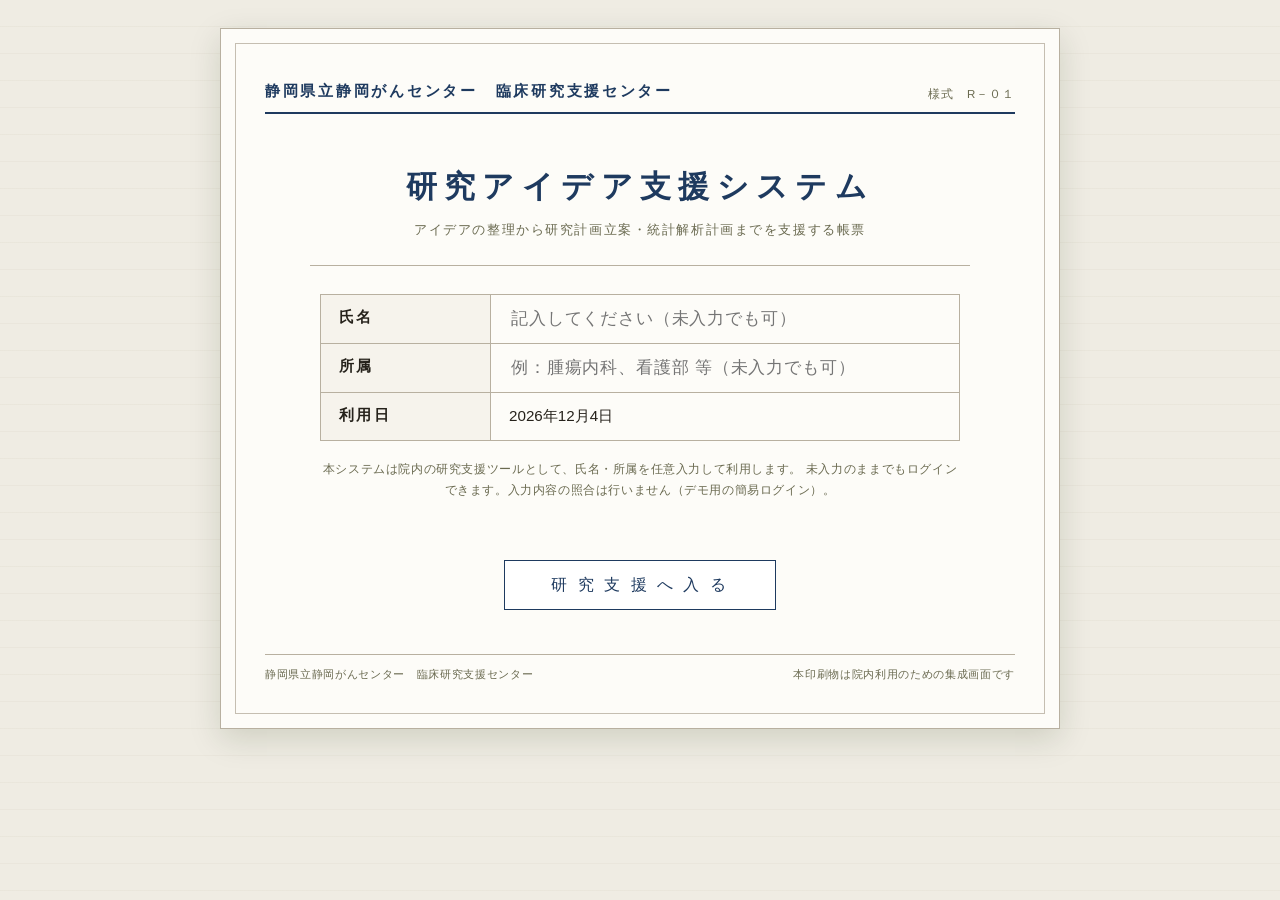
<file: study-plan-outline.html>
<!DOCTYPE html>
<html lang="ja">
<head>
  <meta charset="UTF-8" />
  <meta name="viewport" content="width=device-width, initial-scale=1.0" />
  <title>様式5｜研究計画概略書</title>
  <script src="login.js"></script>
  <script>ResearchAuth.requireLogin();</script>
  <style>
:root{
      --line:#111;
      --thin:#333;
      --paper:#fff;
      --bg:#efece3;
      --text:#111;
      --sub:#6f6a55;
      --accent:#a33d2a;
      --blue:#1a5c96;
    }
    *{box-sizing:border-box;}
    html,body{margin:0;padding:0;}
    body{
      font-family:"Yu Mincho","Hiragino Mincho ProN","MS Mincho","Yu Gothic","Meiryo",sans-serif;
      background:
        repeating-linear-gradient(to bottom, transparent 0 26px, rgba(120,100,60,0.04) 26px 27px),
        var(--bg);
      color:var(--text);
    }
    .wrap{
      max-width:1500px;
      margin:0 auto;
      padding:14px;
    }
    .topbar{
      display:flex;
      gap:10px;
      flex-wrap:wrap;
      margin-bottom:14px;
      padding-bottom:12px;
      border-bottom:2px solid var(--accent);
    }
    .topbar a,.topbar button{
      border:1.5px solid var(--blue);
      border-radius:4px;
      padding:9px 14px;
      font-size:14px;
      font-weight:700;
      cursor:pointer;
      text-decoration:none;
      background:#fdfcf8;
      color:var(--blue);
      font-family:inherit;
      letter-spacing:.04em;
      transition:all .15s;
    }
    .topbar a:hover,.topbar button:hover{
      background:var(--blue);
      color:#fff;
    }
    .topbar .primary{
      background:var(--blue);
      color:#fff;
    }
.topbar .primary:hover{ background:#0f2238; }
    .topbar .secondary{
      background:#fff;
      color:#1a5c96;
      border:1px solid #1a5c96;
    }
    .topbar .paper-user{
      align-self:center;
      margin-left:auto;
      font-size:12px;
      font-weight:700;
      color:#6f6a55;
      background:#fff;
      border:1px solid #d8d0c0;
      border-radius:4px;
      padding:5px 10px;
      letter-spacing:.04em;
    }

    .layout{
      display:grid;
      grid-template-columns:350px 1fr;
      gap:16px;
      align-items:start;
    }

    .panel{
      background:#fdfcf8;
      border:1px solid #d8d0c0;
      border-radius:6px;
      box-shadow:0 1px 4px rgba(50,30,10,.08);
      padding:16px;
      position:sticky;
      top:14px;
      max-height:calc(100vh - 28px);
      overflow:auto;
    }
    .panel h2{
      font-size:18px;
      margin:0 0 10px;
      color:#1a5c96;
      font-family:"Yu Mincho","Hiragino Mincho ProN",serif;
      letter-spacing:.08em;
      border-bottom:1.5px solid #1a5c96;
      padding-bottom:6px;
    }
    .panel h3{
      font-size:13px;
      color:#1a5c96;
      margin:14px 0 8px;
      padding-bottom:4px;
      border-bottom:1px solid #d8d0c0;
    }
    label{
      display:block;
      font-size:12px;
      font-weight:700;
      margin:7px 0 4px;
    }
    input[type="text"], input[type="date"], textarea, select{
      width:100%;
      border:1px solid #c9d2dd;
      border-radius:5px;
      padding:7px 9px;
      font-size:12px;
      font-family:inherit;
      background:#fff;
    }
    textarea{
      min-height:56px;
      resize:vertical;
      line-height:1.5;
    }
    .grid2{
      display:grid;
      grid-template-columns:1fr 1fr;
      gap:8px;
    }
    .grid3{
      display:grid;
      grid-template-columns:1fr 1fr 1fr;
      gap:8px;
    }
    .small{
      font-size:11px;
      color:#666;
      line-height:1.5;
    }

    .check-grid label{
      font-weight:400;
      margin:4px 0;
    }

    .preview-area{
      display:flex;
      flex-direction:column;
      gap:16px;
    }

    .page{
      width:210mm;
      min-height:297mm;
      margin:0 auto;
      background:#fff;
      box-shadow:0 2px 16px rgba(0,0,0,.12);
      padding:7mm 8mm 8mm;
      color:#000;
      position:relative;
    }

    .title{
      text-align:center;
      font-size:17px;
      font-weight:700;
      letter-spacing:.32em;
      margin:0;
      line-height:1.2;
    }
    .note-red{
      text-align:center;
      color:var(--accent);
      font-size:10px;
      margin:1mm 0 0;
      line-height:1.25;
    }
    .rev{
      text-align:right;
      font-size:10px;
      margin:0.8mm 0 1.6mm;
      line-height:1.2;
    }

    table.form{
      width:100%;
      border-collapse:collapse;
      table-layout:fixed;
      font-size:11px;
      line-height:1.28;
      margin:0;
    }
    table.form th, table.form td{
      border:1.2px solid var(--line);
      padding:3px 5px;
      vertical-align:top;
      word-break:break-word;
    }
    table.form th{
      text-align:left;
      font-weight:700;
      background:#fff;
    }
    .form td div{
      margin-bottom:2px;
    }
    .form td div:last-child{
      margin-bottom:0;
    }

    .center{text-align:center;}
    .right{text-align:right;}
    .mid{vertical-align:middle !important;}

    .dense{line-height:1.18;}
    .cell-lines{
      white-space:pre-wrap;
      line-height:1.42;
    }
    .tiny{
      font-size:9.5px;
      line-height:1.28;
    }
    .mini{
      font-size:8.8px;
      line-height:1.2;
    }
    .red{
      color:var(--accent);
    }
    .placeholder{
      color:#9a9a9a;
    }

    .line{
      display:inline-block;
      min-width:48px;
      border-bottom:1px solid #222;
      line-height:1;
      height:1em;
      vertical-align:baseline;
    }
    .line.s{min-width:34px;}
    .line.m{min-width:68px;}
    .line.l{min-width:120px;}
    .line.xl{min-width:180px;}

    .sig-wrap{
      margin-top:10mm;
      font-size:11px;
      line-height:1.95;
    }
    .sigline{
      display:inline-block;
      min-width:46mm;
      border-bottom:1px solid #222;
      height:1em;
      vertical-align:middle;
    }

    .mt4{margin-top:4px;}
    .mt6{margin-top:6px;}

    .ref-title{
      font-size:15px;
      font-weight:700;
      text-align:center;
      margin:0 0 6px;
      line-height:1.2;
    }

    .ref-table{
      font-size:9.3px !important;
      line-height:1.1 !important;
    }
    .ref-table th, .ref-table td{
      padding:2px 3px !important;
      border:1px solid #111 !important;
    }

    @page{
      size:A4;
      margin:7mm 8mm 8mm;
    }

    @media (max-width:1300px){
      .layout{grid-template-columns:1fr;}
      .panel{position:static; max-height:none;}
      .page{width:100%;min-height:auto;}
    }

    @media print{
      body{background:#fff;}
      .topbar,.panel{display:none;}
      .wrap{max-width:none;padding:0;}
      .preview-area{gap:0;}
      .page{
        width:210mm;
        min-height:297mm;
        box-shadow:none;
        margin:0 auto;
        page-break-after:always;
        break-after:page;
      }
    }
  </style>
</head>
<body>
  <div class="wrap">
    <div class="topbar">
      <a href="index.html" class="secondary">← index.html に戻る</a>
      <button type="button" onclick="updatePreview()">プレビュー更新</button>
      <button type="button" onclick="clearForm5All()">入力内容をすべてクリア</button>
      <button type="button" class="secondary" onclick="window.print()">印刷 / PDF保存</button>
      <span class="paper-user" id="paperUser"></span>
      <a href="#" onclick="ResearchAuth.logout();return false;">ログアウト</a>
    </div>

    <div class="layout">
      <div class="panel">
        <h2>様式5 入力</h2>

        <h3>研究責任者</h3>
        <div class="grid3">
          <div>
            <label for="responsibleDept">所属</label>
            <input type="text" id="responsibleDept">
          </div>
          <div>
            <label for="responsibleTitle">職名</label>
            <input type="text" id="responsibleTitle">
          </div>
          <div>
            <label for="responsibleName">氏名</label>
            <input type="text" id="responsibleName">
          </div>
        </div>

        <h3>課題名</h3>
        <label for="theme">臨床研究課題名</label>
        <input type="text" id="theme">
        <label for="secretTitle">秘密保持のための課題名</label>
        <input type="text" id="secretTitle">

        <h3>研究組織</h3>
        <label for="orgType">研究組織の分類</label>
        <select id="orgType">
          <option value="">選択してください</option>
          <option value="単独施設による研究">単独施設による研究</option>
          <option value="多施設共同研究の主任研究者">多施設共同研究の主任研究者</option>
          <option value="多施設共同研究への参加">多施設共同研究への参加</option>
          <option value="その他">その他</option>
        </select>
        <div class="grid2">
          <div>
            <label for="deptCollab">他部門共同 部門名</label>
            <input type="text" id="deptCollab">
          </div>
          <div>
            <label for="leadSite">主任施設名</label>
            <input type="text" id="leadSite">
          </div>
        </div>

        <h3>サポート・資金</h3>
        <label for="support">外部からのサポート</label>
        <textarea id="support"></textarea>
        <label for="requester">依頼者</label>
        <input type="text" id="requester">
        <label for="fundUse">研究資金の活用</label>
        <textarea id="fundUse"></textarea>

        <h3>研究内容の区分</h3>
        <div class="grid2 check-grid">
          <div>
            <label><input type="checkbox" id="cat_trial"> 治験（市販後臨床試験を含む）</label>
            <label><input type="checkbox" id="phase1"> Ⅰ相</label>
            <label><input type="checkbox" id="phase2"> Ⅱ相</label>
            <label><input type="checkbox" id="phase3"> Ⅲ相</label>
            <label><input type="checkbox" id="postmarket"> 市販後臨床試験</label>

            <label><input type="checkbox" id="cat_specified"> 特定臨床研究</label>
            <label><input type="checkbox" id="drug_offlabel"> 適応外</label>
            <label><input type="checkbox" id="drug_unapproved"> 未承認</label>
            <label><input type="checkbox" id="drug_approved"> 承認内</label>
            <label><input type="checkbox" id="fund_yes"> 資金提供あり</label>
            <label><input type="checkbox" id="fund_no"> 資金提供なし</label>

            <label><input type="checkbox" id="cat_effort"> 努力義務研究</label>

            <label><input type="checkbox" id="cat_non_specified"> 非特定臨床研究</label>
            <label><input type="checkbox" id="inv_yes"> 侵襲あり</label>
            <label><input type="checkbox" id="inv_minor"> 軽微</label>
            <label><input type="checkbox" id="inv_major"> 軽微でない</label>
            <label><input type="checkbox" id="inv_no"> 侵襲なし</label>
            <label><input type="checkbox" id="medical_yes"> 通常診療を超える医療行為あり</label>
            <label><input type="checkbox" id="medical_no"> 通常診療を超える医療行為なし</label>
            <label><input type="checkbox" id="intervention_yes"> 介入あり</label>
            <label><input type="checkbox" id="intervention_no"> 介入なし</label>
          </div>

          <div>
            <label><input type="checkbox" id="cat_obs"> 観察研究</label>
            <label><input type="checkbox" id="obs_prospective"> 前向き</label>
            <label><input type="checkbox" id="obs_retrospective"> 後向き</label>

            <label><input type="checkbox" id="cat_basic"> 基礎的研究</label>
            <label><input type="checkbox" id="cat_biobank"> バイオバンクの検体を使用した研究</label>
            <label><input type="checkbox" id="cat_genome"> ヒトゲノム・遺伝子解析</label>
            <label><input type="checkbox" id="cat_gene_therapy"> 遺伝子治療</label>
            <label><input type="checkbox" id="cat_epi"> 疫学研究</label>

            <label for="cat_other_text">その他</label>
            <input type="text" id="cat_other_text">
          </div>
        </div>

        <h3>適応される指針等</h3>
        <div class="check-grid">
          <label><input type="checkbox" id="gl_pmda"> 薬機法（GCP、GPSP、GVP等）</label>
          <label><input type="checkbox" id="gl_clinical"> 臨床研究法</label>
          <label><input type="checkbox" id="gl_gene"> 遺伝子治療臨床研究に関する指針</label>
          <label><input type="checkbox" id="gl_life"> 人を対象とする生命科学・医学系研究に関する倫理指針</label>
          <label for="gl_other_text">その他</label>
          <input type="text" id="gl_other_text">
        </div>

        <h3>期間</h3>
        <label for="regPeriod">被験者登録予定期間</label>
        <input type="text" id="regPeriod" placeholder="承認日 ～（西暦）2027年 3月 31日">
        <label for="studyPeriod">研究実施予定期間</label>
        <input type="text" id="studyPeriod" placeholder="承認日 ～（西暦）2028年 3月 31日">
        <label for="obsPeriod">当センターでの観察予定期間</label>
        <input type="text" id="obsPeriod">
        <label for="retroPeriod">後向き研究 観察対象期間</label>
        <input type="text" id="retroPeriod">
        <label for="retroStudyPeriod">後向き研究 研究実施予定期間</label>
        <input type="text" id="retroStudyPeriod">

        <h3>本文</h3>
        <label for="purpose">目的</label>
        <textarea id="purpose"></textarea>

        <div class="grid3">
          <div>
            <label for="subjects">対象者</label>
            <input type="text" id="subjects">
          </div>
          <div>
            <label for="casesTotal">症例数</label>
            <input type="text" id="casesTotal">
          </div>
          <div>
            <label for="casesSite">うち当施設</label>
            <input type="text" id="casesSite">
          </div>
        </div>

        <label for="method">研究方法</label>
        <textarea id="method"></textarea>

        <label for="outcomes">評価項目</label>
        <textarea id="outcomes"></textarea>

        <label>付随研究</label>
        <div class="check-grid">
          <label><input type="checkbox" id="sub_yes"> あり</label>
          <label><input type="checkbox" id="sub_no"> なし</label>
        </div>
        <label for="subStudyDesc">付随研究の説明</label>
        <textarea id="subStudyDesc"></textarea>

        <h3>2ページ目</h3>

        <label>試料・情報の提供</label>
        <div class="check-grid">
          <label><input type="checkbox" id="sample_none"> なし</label>
          <label><input type="checkbox" id="sample_yes"> あり</label>

          <label><input type="checkbox" id="mat_sample"> 試料</label>
          <label><input type="checkbox" id="mat_blood"> 血液</label>
          <label><input type="checkbox" id="mat_tissue"> 組織</label>
          <label><input type="checkbox" id="mat_preparat"> プレパラート</label>
          <label><input type="checkbox" id="mat_block"> 組織ブロック</label>
          <label><input type="checkbox" id="mat_fresh"> 新鮮組織</label>
          <label><input type="checkbox" id="mat_dna"> DNA等</label>
          <label for="mat_other_text">その他</label>
          <input type="text" id="mat_other_text">

          <label><input type="checkbox" id="mat_info"> 情報</label>
          <label><input type="checkbox" id="info_medical"> 病名・投薬内容・検査結果等</label>
          <label for="info_other_text">その他（例：バーチャルスライド、手術動画、内視鏡画像等）</label>
          <input type="text" id="info_other_text">
        </div>

        <label>特定されない将来の研究の有無</label>
        <div class="check-grid">
          <label><input type="checkbox" id="future_none"> なし</label>
          <label><input type="checkbox" id="future_yes"> あり</label>
        </div>
        <label for="future_place">保存先</label>
        <input type="text" id="future_place">

        <label>外国への提供の有無</label>
        <div class="check-grid">
          <label><input type="checkbox" id="foreign_none"> なし</label>
          <label><input type="checkbox" id="foreign_yes"> あり</label>
        </div>
        <label for="foreign_country">国名</label>
        <input type="text" id="foreign_country">

        <label>ＳＣＣポリシーの確認</label>
        <div class="check-grid">
          <label><input type="checkbox" id="policy_confirm">
            説明同意書について、患者さんの視点から十分わかりやすい記載となっていることを確認しました
          </label>
        </div>

        <label for="publication">結果の公表・その他</label>
        <textarea id="publication"></textarea>

        <h3>署名・審査</h3>
        <label for="signDate1">研究責任者 記入日</label>
        <input type="text" id="signDate1">
        <label for="signDate2">診療科部長 記入日</label>
        <input type="text" id="signDate2">
        <label for="reviewInfo">審査区分・委員会</label>
        <textarea id="reviewInfo"></textarea>

        <div class="small mt6">
          PDF原本に近い見た目を優先し、固定レイアウト・A4印刷向け余白・チェック表示を調整しています。
        </div>
      </div>

      <div class="preview-area">
        <div class="page">
          <div class="title">様式５　研 究 計 画 概 略 書</div>
          <div class="note-red">注意：提出する時は、赤字の注意書は削除して提出してください。</div>
          <div class="rev">（2025.2.10改訂）</div>

          <table class="form">
            <colgroup>
              <col style="width:16%">
              <col style="width:17%">
              <col style="width:17%">
              <col style="width:50%">
            </colgroup>

            <tr>
              <th class="mid">研究責任者</th>
              <td colspan="3" class="mid dense">
                所属：<span id="out-responsibleDept" class="placeholder">未入力</span>
                &nbsp;&nbsp;職名：<span id="out-responsibleTitle" class="placeholder">未入力</span>
                &nbsp;&nbsp;氏名：<span id="out-responsibleName" class="placeholder">未入力</span>
              </td>
            </tr>

            <tr>
              <th class="mid">臨床研究課題名</th>
              <td colspan="3" id="out-theme" class="placeholder mid">未入力</td>
            </tr>

            <tr>
              <th></th>
              <td colspan="3" class="dense">
                必要なら秘密保持のための課題名を記載<br>
                <span id="out-secretTitle" class="placeholder">未入力</span><br>
                <span class="red tiny">注意：この欄に記載がない場合には、上記の「臨床研究課題名」がそのまま公開されます。</span>
              </td>
            </tr>

            <tr>
              <th>研究組織の分類</th>
              <td colspan="3" class="cell-lines dense">□ 単独施設による研究 （□ 自部署単独 □ 他部門共同）
他部門共同の場合：部門名（<span id="out-deptCollab" class="placeholder">未入力</span>）
□ 多施設共同研究の主任研究者
□ 多施設共同研究への参加（主任施設名：<span id="out-leadSite" class="placeholder">未入力</span>）
□ その他（<span id="out-orgType" class="placeholder">未入力</span>）</td>
            </tr>

            <tr>
              <th>外部からのサポート</th>
              <td colspan="3" class="dense">
                <div id="out-support" class="cell-lines placeholder">未入力</div>
                依頼者：<span id="out-requester" class="placeholder">未入力</span><br>
                <span class="tiny">説明：受託研究の場合は依頼者を記載してください。</span>
              </td>
            </tr>

            <tr>
              <th>研究資金の活用</th>
              <td colspan="3" id="out-fundUse" class="cell-lines placeholder dense">未入力</td>
            </tr>

            <tr>
              <th>研究内容の区分</th>
              <td colspan="3" class="dense">
                <div><span id="mk-cat_trial">□</span> 治験（市販後臨床試験を含む）　　　　　　　　　　　　　　　　　　　　<span class="tiny">※複数選択可</span></div>
                <div><span id="mk-phase1">□</span> Ⅰ相　　　<span id="mk-phase2">□</span> Ⅱ相　　　<span id="mk-phase3">□</span> Ⅲ相　　　<span id="mk-postmarket">□</span> 市販後臨床試験</div>
                <div>
                  <span id="mk-cat_specified">□</span> 特定臨床研究　医薬品等〔<span id="mk-drug_offlabel">□</span> 適応外 <span id="mk-drug_unapproved">□</span> 未承認 <span id="mk-drug_approved">□</span>承認内〕
                  資金提供 <span id="mk-fund_yes">□</span> あり <span id="mk-fund_no">□</span> なし
                </div>
                <div><span id="mk-cat_effort">□</span> 努力義務研究</div>
                <div>
                  <span id="mk-cat_non_specified">□</span> 非特定臨床研究　① 侵襲　<span id="mk-inv_yes">□</span> あり
                  〔<span id="mk-inv_minor">□</span> 軽微　<span id="mk-inv_major">□</span> 軽微でない〕
                  <span id="mk-inv_no">□</span> なし
                </div>
                <div>
                  通常診療を超える医療行為　<span id="mk-medical_yes">□</span> あり　<span id="mk-medical_no">□</span> なし
                </div>
                <div>
                  ② 介入　<span id="mk-intervention_yes">□</span> あり　<span id="mk-intervention_no">□</span> なし
                </div>
                <div>
                  <span id="mk-cat_obs">□</span> 観察研究（<span id="mk-obs_prospective">□</span> 前向き　<span id="mk-obs_retrospective">□</span> 後向き）
                </div>
                <div>
                  <span id="mk-cat_basic">□</span> 基礎的研究　　<span id="mk-cat_biobank">□</span> バイオバンクの検体を使用した研究　　<span id="mk-cat_genome">□</span> ヒトゲノム・遺伝子解析
                </div>
                <div>
                  <span id="mk-cat_gene_therapy">□</span> 遺伝子治療　　<span id="mk-cat_epi">□</span> 疫学研究　　<span id="mk-cat_other_text_box">□</span> その他（<span id="out-cat_other_text" class="placeholder">未入力</span>）
                </div>
              </td>
            </tr>

            <tr>
              <th>適応される指針等</th>
              <td colspan="3" class="dense">
                <div><span id="mk-gl_pmda">□</span> 薬機法（GCP、GPSP、GVP等）　<span id="mk-gl_clinical">□</span> 臨床研究法　<span id="mk-gl_gene">□</span> 遺伝子治療臨床研究に関する指針</div>
                <div><span id="mk-gl_life">□</span> 人を対象とする生命科学・医学系研究に関する倫理指針</div>
                <div><span id="mk-gl_other_text_box">□</span> その他（<span id="out-gl_other_text" class="placeholder">未入力</span>）</div>
              </td>
            </tr>

            <tr>
              <th rowspan="3" class="center mid">前<br>向<br>研<br>究</th>
              <th class="mid">被験者登録予定期間</th>
              <td colspan="2" id="out-regPeriod" class="placeholder mid">未入力</td>
            </tr>
            <tr>
              <th class="mid">研究実施予定期間</th>
              <td colspan="2" id="out-studyPeriod" class="placeholder mid">未入力</td>
            </tr>
            <tr>
              <th>当センターでの<br>観察予定期間</th>
              <td colspan="2" class="dense">
                <span class="tiny">※介入的研究に参加していただいた患者さんへの責任から、登録終了後、研究実施期間を越えて一定の観察期間を設けること。</span><br>
                <span id="out-obsPeriod" class="placeholder">未入力</span>
              </td>
            </tr>

            <tr>
              <th rowspan="2" class="center mid">後<br>向<br>研<br>究</th>
              <th class="mid">観察対象期間</th>
              <td colspan="2" class="dense">
                <span id="out-retroPeriod" class="placeholder">未入力</span><br>
                <span class="tiny">※過去の日付</span>
              </td>
            </tr>
            <tr>
              <th>研究実施予定期間</th>
              <td colspan="2" class="dense">
                <span class="tiny">※観察した症例のデータ処理、論文作成等の日数を考慮して研究実施予定期間を設定すること。</span><br>
                <span id="out-retroStudyPeriod" class="placeholder">未入力</span>
              </td>
            </tr>

            <tr>
              <th class="mid">目的</th>
              <td colspan="3" id="out-purpose" class="cell-lines placeholder">未入力</td>
            </tr>

            <tr>
              <th>対象者・症例数</th>
              <td colspan="3" class="dense cell-lines">対象者：<span id="out-subjects" class="placeholder">未入力</span>
症例数：<span id="out-casesTotal" class="placeholder">未入力</span> 例（うち、当施設 <span id="out-casesSite" class="placeholder">未入力</span> 例）
（受託研究の場合 予定契約症例数：<span class="line s"></span> 例、被験者負担軽減費の有無 □有 □無）</td>
            </tr>

            <tr>
              <th>研究方法</th>
              <td colspan="3" class="dense">
                <span class="tiny">説明：「介入」の有無、侵襲性について、わかるように記載してください。</span><br>
                <div id="out-method" class="cell-lines placeholder mt4">未入力</div>
              </td>
            </tr>

            <tr>
              <th class="mid">評価項目</th>
              <td colspan="3" id="out-outcomes" class="cell-lines placeholder">未入力</td>
            </tr>

            <tr>
              <th>付随研究</th>
              <td colspan="3" class="dense">
                <span id="mk-sub_yes">□</span> あり　<span id="mk-sub_no">□</span> なし　
                <span class="tiny">説明：「あり」の場合は内容を記載してください。</span><br>
                <span id="out-subStudyDesc" class="placeholder">未入力</span>
              </td>
            </tr>
          </table>
        </div>

        <div class="page">
          <table class="form">
            <colgroup>
              <col style="width:18%">
              <col style="width:32%">
              <col style="width:18%">
              <col style="width:32%">
            </colgroup>

            <tr>
              <th>試料・情報の提供</th>
              <td colspan="3" class="dense">
                <div><span id="mk-sample_none">□</span>なし</div>
                <div>
                  <span id="mk-sample_yes">□</span>あり　
                  <span id="mk-mat_sample">□</span>試料（<span id="mk-mat_blood">□</span>血液　
                  <span id="mk-mat_tissue">□</span>組織(<span id="mk-mat_preparat">□</span>プレパラート　
                  <span id="mk-mat_block">□</span>組織ブロック　
                  <span id="mk-mat_fresh">□</span>新鮮組織)
                  <span id="mk-mat_dna">□</span>DNA等　
                  <span id="mk-mat_other_text_box">□</span>その他（<span id="out-mat_other_text" class="placeholder">未入力</span>））
                </div>
                <div>
                  　　　<span id="mk-mat_info">□</span>情報（<span id="mk-info_medical">□</span>病名・投薬内容・検査結果等
                </div>
                <div>
                  <span id="mk-info_other_text_box">□</span>その他（例：バーチャルスライド、手術動画、内視鏡画像等：<span id="out-info_other_text" class="placeholder">未入力</span>））
                </div>
                <div>
                  　うち、特定されない将来の研究の有無　<span id="mk-future_none">□</span>なし　
                  <span id="mk-future_yes">□</span>あり(保存先：<span id="out-future_place" class="placeholder">未入力</span>)
                </div>
                <div>
                  　うち、外国への提供の有無　　<span id="mk-foreign_none">□</span>なし　
                  <span id="mk-foreign_yes">□</span>あり(国名：<span id="out-foreign_country" class="placeholder">未入力</span>)
                </div>
              </td>
            </tr>

            <tr>
              <th>ＳＣＣポリシーの確認</th>
              <td colspan="3" class="dense">
                <span id="mk-policy_confirm">□</span>
                説明同意書について、患者さんの視点から十分わかりやすい記載となっていることを確認しました。
                <span class="tiny">（学会論文発表等説明同意書が無い研究の場合はチェック不要です）</span>
              </td>
            </tr>

            <tr>
              <th>結果の公表・その他</th>
              <td colspan="3" class="dense">
                <div class="tiny">
                  （学会・論文発表の場合は、いつ・どこで発表するのか）<br>
                  ・研究成果の発表について、いつ、どこで発表する予定であるのかを必ず記載してください。<br>
                  ・今回の研究が付随研究である場合、本体研究に関する情報を記載してください。
                </div>
                <div id="out-publication" class="cell-lines placeholder mt4">未入力</div>
              </td>
            </tr>
          </table>

          <div class="sig-wrap">
            今回計画した研究計画の概要を報告します。<br><br>
            研究責任者（自署） <span class="sigline"></span>　（記入日 <span id="out-signDate1" class="placeholder">未入力</span>）<br><br>
            上記記載内容を確認しました。<br><br>
            診療科部長（自署） <span class="sigline"></span>　（記入日 <span id="out-signDate2" class="placeholder">未入力</span>）
          </div>

          <table class="form" style="margin-top:10mm;">
            <tr>
              <th style="width:18%;">審査区分・委員会等</th>
              <td id="out-reviewInfo" class="cell-lines placeholder dense">未入力</td>
            </tr>
          </table>
        </div>

        <div class="page">
          <div class="ref-title">研究の分類と整理</div>
          <table class="form ref-table">
            <colgroup>
              <col style="width:20%">
              <col style="width:7%">
              <col style="width:7%">
              <col style="width:16%">
              <col style="width:15%">
              <col style="width:8%">
              <col style="width:27%">
            </colgroup>
            <tr>
              <th>研究の分類</th>
              <th>侵襲</th>
              <th>介入</th>
              <th>審査するIRB</th>
              <th>倫理指針等</th>
              <th>審査</th>
              <th>研究内容　詳細な内容</th>
            </tr>
            <tr><td>企業治験</td><td>あり</td><td>あり</td><td>企業治験IRB</td><td>ＧＣＰ</td><td>委員会</td><td></td></tr>
            <tr><td>製造販売後臨床試験</td><td>あり</td><td>あり</td><td>企業治験IRB</td><td>ＧＣＰほか</td><td>委員会</td><td></td></tr>
            <tr><td>特定臨床研究</td><td>あり</td><td>あり</td><td>認定IRB</td><td>臨床研究法</td><td>委員会</td><td></td></tr>
            <tr><td>医師主導治験</td><td>あり</td><td>あり</td><td>臨床研究IRB</td><td>ＧＣＰ</td><td>委員会</td><td></td></tr>
            <tr><td>使用成績調査、特定使用成績調査</td><td></td><td></td><td>臨床研究IRB</td><td>GPSP</td><td>迅速</td><td></td></tr>
            <tr><td>ヒトゲノム・遺伝子解析研究</td><td></td><td></td><td>臨床研究IRB</td><td>ヒトゲノム・遺伝子解析研究</td><td>委員会</td><td></td></tr>
            <tr><td>ヒト胚性幹細胞（ES細胞）に関する研究</td><td></td><td></td><td>臨床研究IRB</td><td>ヒト幹細胞を用いる臨床研究</td><td>委員会</td><td></td></tr>
            <tr><td>遺伝子治療</td><td></td><td></td><td>臨床研究IRB</td><td>遺伝子治療臨床研究</td><td>委員会</td><td></td></tr>
            <tr><td>通常診療を越えた医療行為を、研究目的で実施するもの</td><td>あり</td><td>あり</td><td>臨床研究IRB</td><td>医学系研究</td><td>委員会</td><td></td></tr>
            <tr><td>通常診療と同等の医療行為で、いくつかのグループに分けて比較を行うもの</td><td>あり</td><td>あり</td><td>臨床研究IRB</td><td>医学系研究</td><td>委員会</td><td></td></tr>
            <tr><td>診断機器開発</td><td>あり</td><td>あり</td><td>臨床研究IRB</td><td>医学系研究</td><td>委員会</td><td>新しい機器</td></tr>
            <tr><td>新しい診断試薬</td><td>軽微</td><td>あり</td><td>探索研究IRB</td><td>医学系研究</td><td>委員会</td><td></td></tr>
            <tr><td>レジストリデータ等を用いて承認申請を目的とするもの。製品化・上市を目的とするもの。</td><td></td><td></td><td>臨床研究IRB</td><td>医学系研究</td><td>委員会</td><td></td></tr>
            <tr><td>学会論文発表を目的とする診療情報の収集・集計（後向き観察研究）</td><td>なし</td><td></td><td>臨床研究IRB</td><td>医学系研究</td><td>迅速</td><td>SCC単独</td></tr>
            <tr><td>学会論文発表を目的とする診療情報の収集・集計（後向き観察研究）</td><td>なし</td><td></td><td>探索研究IRB</td><td>医学系研究</td><td>迅速</td><td>多施設共同</td></tr>
            <tr><td>医療行為（医薬品、手術）を伴う観察研究</td><td>あり</td><td></td><td>探索研究IRB</td><td>医学系研究</td><td>委員会</td><td></td></tr>
            <tr><td>診療情報の収集・集計（後ろ向き）</td><td>なし</td><td></td><td>探索研究IRB</td><td>医学系研究</td><td>委員会</td><td></td></tr>
            <tr><td>診療情報の収集・集計（前向き）</td><td>なし</td><td></td><td>探索研究IRB</td><td>医学系研究</td><td>委員会</td><td>〈患者コホート研究・要因対照研究〉 治療効果調査など</td></tr>
            <tr><td>アンケート・インタビュー</td><td>なし～軽微</td><td></td><td>探索研究IRB</td><td>医学系研究</td><td>委員会</td><td>職員へのアンケートは経営戦略会議</td></tr>
            <tr><td>採血</td><td>なし</td><td></td><td>探索研究IRB</td><td>医学系研究</td><td>委員会</td><td>残った血液</td></tr>
            <tr><td>採血</td><td>軽微</td><td></td><td>探索研究IRB</td><td>医学系研究</td><td>委員会</td><td>追加</td></tr>
            <tr><td>採血</td><td>軽微</td><td></td><td>探索研究IRB</td><td>医学系研究</td><td>委員会</td><td>検査のために採取</td></tr>
            <tr><td>胸水・腹水</td><td>なし</td><td></td><td>探索研究IRB</td><td>医学系研究</td><td>委員会</td><td>残った体液</td></tr>
            <tr><td>胸水・腹水</td><td>軽微</td><td></td><td>探索研究IRB</td><td>医学系研究</td><td>委員会</td><td>追加</td></tr>
            <tr><td>胸水・腹水</td><td>あり</td><td></td><td>探索研究IRB</td><td>医学系研究</td><td>委員会</td><td>検査のために採取</td></tr>
            <tr><td>尿・便・喀痰・唾液・汗・分離した微生物等</td><td>なし</td><td></td><td>探索研究IRB</td><td>医学系研究</td><td>委員会</td><td></td></tr>
            <tr><td>組織採取（生検）</td><td>あり</td><td></td><td>探索研究IRB</td><td>医学系研究</td><td>委員会</td><td></td></tr>
            <tr><td>手術組織</td><td>なし</td><td></td><td>探索研究IRB</td><td>医学系研究</td><td>委員会</td><td></td></tr>
            <tr><td>病理組織</td><td>なし</td><td></td><td>探索研究IRB</td><td>医学系研究</td><td>委員会</td><td></td></tr>
            <tr><td>看護ケア</td><td>なし～軽微</td><td>あり</td><td>探索研究IRB</td><td>医学系研究</td><td>委員会</td><td></td></tr>
            <tr><td>リハビリ</td><td>軽微</td><td>あり</td><td>探索研究IRB</td><td>医学系研究</td><td>委員会</td><td></td></tr>
            <tr><td>医薬品以外を用いた負荷</td><td>なし～軽微</td><td>あり</td><td>探索研究IRB</td><td>医学系研究</td><td>委員会</td><td>食品等</td></tr>
          </table>

          <div class="tiny mt6">
            注意：医薬品、医療機器、再生医療等製品を用いる臨床研究で、特定臨床研究以外の臨床研究は、臨床研究法の特定臨床研究に関する規定に準じて、認定IRBでの審査を行うことができる（努力義務）。
          </div>
        </div>
      </div>
    </div>
  </div>

  <script>
    const STORAGE_KEY = 'researchIdeaFormData';
    let isClearingForm5 = false;

    function getVal(id){
      const el = document.getElementById(id);
      return el ? el.value.trim() : '';
    }

    function setVal(id, value){
      const el = document.getElementById(id);
      if(!el) return;
      el.value = value ?? '';
    }

    function setChecked(id, checked){
      const el = document.getElementById(id);
      if(!el) return;
      el.checked = !!checked;
    }

    function setOutput(id, value){
      const el = document.getElementById(id);
      if(!el) return;
      if(value){
        el.textContent = value;
        el.classList.remove('placeholder');
      }else{
        el.textContent = '未入力';
        el.classList.add('placeholder');
      }
    }

    function setMark(inputId, markId){
      const input = document.getElementById(inputId);
      const mark = document.getElementById(markId);
      if(!input || !mark) return;
      mark.textContent = input.checked ? '■' : '□';
    }

    function loadSavedResearchIdeaData(){
      try{
        const raw = localStorage.getItem(STORAGE_KEY);
        if(!raw) return null;
        return JSON.parse(raw);
      }catch(e){
        console.error('researchIdeaFormData parse error:', e);
        return null;
      }
    }

    function buildMethodFromResearchIdea(data){
      const lines = [];

      if (data.design) lines.push(`研究デザイン：${data.design}`);
      if (data.researchType) lines.push(`研究種別：${data.researchType}`);

      const interventionMap = { yes:'介入あり', no:'介入なし' };
      const invasivenessMap = { none:'侵襲なし', minor:'軽微な侵襲', major:'侵襲あり' };
      const retrospectiveMap = { yes:'後向き研究', no:'前向き収集あり' };

      if (data.intervention) lines.push(interventionMap[data.intervention] || data.intervention);
      if (data.invasiveness) lines.push(invasivenessMap[data.invasiveness] || data.invasiveness);
      if (data.retrospective) lines.push(retrospectiveMap[data.retrospective] || data.retrospective);

      if (data.setting) lines.push(`実施施設・部署：${data.setting}`);
      if (data.subjects) lines.push(`対象：${data.subjects}`);
      if (data.background) lines.push(`背景：${data.background}`);

      return lines.join('\n');
    }

    function buildOutcomesFromResearchIdea(data){
      const lines = [];
      if (data.sapPrimaryEndpoint) lines.push(`主要評価項目：${data.sapPrimaryEndpoint}`);

      if (Array.isArray(data.sapSecondaryEndpoints) && data.sapSecondaryEndpoints.length) {
        const sec = data.sapSecondaryEndpoints
          .map((item, idx) => `${idx + 1}. ${item.name}${item.type ? `（${item.type}）` : ''}`)
          .join('\n');
        lines.push(`副次評価項目：\n${sec}`);
      }

      if (data.sapTiming) lines.push(`測定時点：${data.sapTiming}`);
      return lines.join('\n');
    }

    function buildReviewInfoFromResearchIdea(data){
      const lines = [];
      if (data.researchType) lines.push(`研究種別：${data.researchType}`);

      if (data.clinicalTrial === 'yes' || (data.researchType || '').includes('特定臨床研究')) {
        lines.push('想定委員会：認定臨床研究審査委員会（CRB）/ 関連IRB');
      } else if ((data.researchType || '').includes('治験')) {
        lines.push('想定委員会：治験審査委員会（IRB）');
      } else if ((data.researchType || '').includes('観察研究') || (data.researchType || '').includes('介入研究')) {
        lines.push('想定委員会：倫理審査委員会（IRB）');
      }

      if (data.invasiveness === 'none') {
        lines.push('侵襲：なし');
      } else if (data.invasiveness === 'minor') {
        lines.push('侵襲：軽微');
      } else if (data.invasiveness === 'major') {
        lines.push('侵襲：あり');
      }

      if (data.intervention === 'yes') lines.push('介入：あり');
      if (data.intervention === 'no') lines.push('介入：なし');

      return lines.join('\n');
    }

    function inferAndApplyFromResearchIdea(data){
      if (!data) return;

      if (!getVal('theme') && data.theme) setVal('theme', data.theme);
      if (!getVal('purpose') && data.purpose) setVal('purpose', data.purpose);
      if (!getVal('subjects') && data.subjects) setVal('subjects', data.subjects);

      if (!getVal('method')) {
        const methodText = buildMethodFromResearchIdea(data);
        if (methodText) setVal('method', methodText);
      }

      if (!getVal('outcomes')) {
        const outcomeText = buildOutcomesFromResearchIdea(data);
        if (outcomeText) setVal('outcomes', outcomeText);
      }

      if (!getVal('reviewInfo')) {
        const reviewText = buildReviewInfoFromResearchIdea(data);
        if (reviewText) setVal('reviewInfo', reviewText);
      }

      if (!getVal('studyPeriod') && data.startDate) {
        const d = new Date(data.startDate);
        if (!isNaN(d.getTime())) {
          const y = d.getFullYear();
          setVal('studyPeriod', `承認日 ～（西暦）${y + 2}年 3月 31日`);
        }
      }

      if (!getVal('regPeriod') && data.startDate) {
        const d = new Date(data.startDate);
        if (!isNaN(d.getTime())) {
          const y = d.getFullYear();
          setVal('regPeriod', `承認日 ～（西暦）${y + 1}年 3月 31日`);
        }
      }

      if (data.researchType) {
        if (data.researchType.includes('治験')) setChecked('cat_trial', true);
        if (data.researchType.includes('特定臨床研究')) setChecked('cat_specified', true);
        if (data.researchType.includes('介入研究') && !data.researchType.includes('特定臨床研究')) setChecked('cat_non_specified', true);
        if (data.researchType.includes('観察研究')) setChecked('cat_obs', true);
      }

      if (data.unapproved === 'yes') setChecked('drug_unapproved', true);
      if (data.unapproved === 'no') setChecked('drug_approved', true);

      if (data.funding === 'yes') setChecked('fund_yes', true);
      if (data.funding === 'no') setChecked('fund_no', true);

      if (data.invasiveness === 'none') setChecked('inv_no', true);
      if (data.invasiveness === 'minor') {
        setChecked('inv_yes', true);
        setChecked('inv_minor', true);
      }
      if (data.invasiveness === 'major') {
        setChecked('inv_yes', true);
        setChecked('inv_major', true);
      }

      if (data.intervention === 'yes') setChecked('intervention_yes', true);
      if (data.intervention === 'no') setChecked('intervention_no', true);

      if (data.retrospective === 'yes') {
        setChecked('cat_obs', true);
        setChecked('obs_retrospective', true);
      }
      if (data.retrospective === 'no') {
        setChecked('obs_prospective', true);
      }

      if (data.multicenter === 'yes') {
        if (!getVal('orgType')) setVal('orgType', '多施設共同研究の主任研究者');
      } else if (data.multicenter === 'no') {
        if (!getVal('orgType')) setVal('orgType', '単独施設による研究');
      }

      if (!getVal('gl_other_text')) {
        if (data.researchType && data.researchType.includes('治験')) {
          setChecked('gl_pmda', true);
        } else if (data.researchType && data.researchType.includes('特定臨床研究')) {
          setChecked('gl_clinical', true);
        } else {
          setChecked('gl_life', true);
        }
      }
    }

    function loadForm5SavedDraft(){
      try{
        const raw = localStorage.getItem('form5DraftData');
        if(!raw) return null;
        return JSON.parse(raw);
      }catch(e){
        console.error('form5DraftData parse error:', e);
        return null;
      }
    }

    function applyValues(data){
      if(!data) return;

      const directMap = {
        responsibleDept: data.responsibleDept,
        responsibleTitle: data.responsibleTitle,
        responsibleName: data.responsibleName,
        theme: data.theme,
        secretTitle: data.secretTitle,
        orgType: data.orgType,
        deptCollab: data.deptCollab,
        leadSite: data.leadSite,
        support: data.support,
        requester: data.requester,
        fundUse: data.fundUse,
        regPeriod: data.regPeriod,
        studyPeriod: data.studyPeriod,
        obsPeriod: data.obsPeriod,
        retroPeriod: data.retroPeriod,
        retroStudyPeriod: data.retroStudyPeriod,
        purpose: data.purpose,
        subjects: data.subjects,
        casesTotal: data.casesTotal,
        casesSite: data.casesSite,
        method: data.method,
        outcomes: data.outcomes,
        subStudyDesc: data.subStudyDesc,
        publication: data.publication,
        signDate1: data.signDate1,
        signDate2: data.signDate2,
        reviewInfo: data.reviewInfo,
        cat_other_text: data.cat_other_text,
        gl_other_text: data.gl_other_text,
        mat_other_text: data.mat_other_text,
        info_other_text: data.info_other_text,
        future_place: data.future_place,
        foreign_country: data.foreign_country
      };

      Object.entries(directMap).forEach(([id, value]) => {
        if (value !== undefined && value !== null && value !== '') {
          setVal(id, value);
        }
      });

      const checkboxIds = [
        'cat_trial','phase1','phase2','phase3','postmarket',
        'cat_specified','drug_offlabel','drug_unapproved','drug_approved','fund_yes','fund_no',
        'cat_effort','cat_non_specified','inv_yes','inv_minor','inv_major','inv_no',
        'medical_yes','medical_no','intervention_yes','intervention_no',
        'cat_obs','obs_prospective','obs_retrospective',
        'cat_basic','cat_biobank','cat_genome','cat_gene_therapy','cat_epi',
        'gl_pmda','gl_clinical','gl_gene','gl_life',
        'sub_yes','sub_no',
        'sample_none','sample_yes',
        'mat_sample','mat_blood','mat_tissue','mat_preparat','mat_block','mat_fresh','mat_dna',
        'mat_info','info_medical','future_none','future_yes',
        'foreign_none','foreign_yes','policy_confirm'
      ];

      checkboxIds.forEach(id => {
        if (typeof data[id] === 'boolean') setChecked(id, data[id]);
      });
    }

    function collectForm5Data(){
      const data = {};
      document.querySelectorAll('input, textarea, select').forEach(el => {
        if (!el.id) return;
        if (el.type === 'checkbox') {
          data[el.id] = el.checked;
        } else {
          data[el.id] = el.value;
        }
      });
      data.savedAt = new Date().toISOString();
      return data;
    }

    function saveForm5Draft(){
      if (isClearingForm5) return;
      try{
        localStorage.setItem('form5DraftData', JSON.stringify(collectForm5Data()));
      }catch(e){
        console.error('form5DraftData save error:', e);
      }
    }

    function clearForm5All(){
      const ok = confirm('様式5に入力した内容をすべてクリアします。よろしいですか？');
      if(!ok) return;

      isClearingForm5 = true;

      document.querySelectorAll('input, textarea, select').forEach(el => {
        if (!el.id) return;

        if (el.type === 'checkbox') {
          el.checked = false;
        } else if (el.tagName === 'SELECT') {
          el.selectedIndex = 0;
        } else {
          el.value = '';
        }
      });

      localStorage.removeItem('form5DraftData');
      updatePreview();

      isClearingForm5 = false;
    }

    function updatePreview(){
      const textIds = [
        'responsibleDept','responsibleTitle','responsibleName','theme','secretTitle',
        'deptCollab','leadSite','orgType','support','requester','fundUse',
        'regPeriod','studyPeriod','obsPeriod','retroPeriod','retroStudyPeriod',
        'purpose','subjects','casesTotal','casesSite','method','outcomes',
        'subStudyDesc','publication','signDate1','signDate2','reviewInfo',
        'cat_other_text','gl_other_text',
        'mat_other_text','info_other_text','future_place','foreign_country'
      ];
      textIds.forEach(id => setOutput('out-' + id, getVal(id)));

      const pairs = [
        ['cat_trial','mk-cat_trial'],
        ['phase1','mk-phase1'],
        ['phase2','mk-phase2'],
        ['phase3','mk-phase3'],
        ['postmarket','mk-postmarket'],
        ['cat_specified','mk-cat_specified'],
        ['drug_offlabel','mk-drug_offlabel'],
        ['drug_unapproved','mk-drug_unapproved'],
        ['drug_approved','mk-drug_approved'],
        ['fund_yes','mk-fund_yes'],
        ['fund_no','mk-fund_no'],
        ['cat_effort','mk-cat_effort'],
        ['cat_non_specified','mk-cat_non_specified'],
        ['inv_yes','mk-inv_yes'],
        ['inv_minor','mk-inv_minor'],
        ['inv_major','mk-inv_major'],
        ['inv_no','mk-inv_no'],
        ['medical_yes','mk-medical_yes'],
        ['medical_no','mk-medical_no'],
        ['intervention_yes','mk-intervention_yes'],
        ['intervention_no','mk-intervention_no'],
        ['cat_obs','mk-cat_obs'],
        ['obs_prospective','mk-obs_prospective'],
        ['obs_retrospective','mk-obs_retrospective'],
        ['cat_basic','mk-cat_basic'],
        ['cat_biobank','mk-cat_biobank'],
        ['cat_genome','mk-cat_genome'],
        ['cat_gene_therapy','mk-cat_gene_therapy'],
        ['cat_epi','mk-cat_epi'],
        ['gl_pmda','mk-gl_pmda'],
        ['gl_clinical','mk-gl_clinical'],
        ['gl_gene','mk-gl_gene'],
        ['gl_life','mk-gl_life'],
        ['sub_yes','mk-sub_yes'],
        ['sub_no','mk-sub_no'],
        ['sample_none','mk-sample_none'],
        ['sample_yes','mk-sample_yes'],
        ['mat_sample','mk-mat_sample'],
        ['mat_blood','mk-mat_blood'],
        ['mat_tissue','mk-mat_tissue'],
        ['mat_preparat','mk-mat_preparat'],
        ['mat_block','mk-mat_block'],
        ['mat_fresh','mk-mat_fresh'],
        ['mat_dna','mk-mat_dna'],
        ['mat_info','mk-mat_info'],
        ['info_medical','mk-info_medical'],
        ['future_none','mk-future_none'],
        ['future_yes','mk-future_yes'],
        ['foreign_none','mk-foreign_none'],
        ['foreign_yes','mk-foreign_yes'],
        ['policy_confirm','mk-policy_confirm']
      ];
      pairs.forEach(([inputId, markId]) => setMark(inputId, markId));

      const otherCat = document.getElementById('mk-cat_other_text_box');
      const otherCatText = getVal('cat_other_text');
      if (otherCat) otherCat.textContent = otherCatText ? '■' : '□';

      const otherGl = document.getElementById('mk-gl_other_text_box');
      const otherGlText = getVal('gl_other_text');
      if (otherGl) otherGl.textContent = otherGlText ? '■' : '□';

      const matOther = document.getElementById('mk-mat_other_text_box');
      const matOtherText = getVal('mat_other_text');
      if (matOther) matOther.textContent = matOtherText ? '■' : '□';

      const infoOther = document.getElementById('mk-info_other_text_box');
      const infoOtherText = getVal('info_other_text');
      if (infoOther) infoOther.textContent = infoOtherText ? '■' : '□';

      saveForm5Draft();
    }

    function initForm(){
      const form5Draft = loadForm5SavedDraft();
      if (form5Draft) applyValues(form5Draft);

      const researchIdeaData = loadSavedResearchIdeaData();
      if (researchIdeaData) inferAndApplyFromResearchIdea(researchIdeaData);

      updatePreview();
    }

    document.querySelectorAll('input, textarea, select').forEach(el => {
      el.addEventListener('input', updatePreview);
      el.addEventListener('change', updatePreview);
    });

    initForm();
  </script>
</body>
</html>
</file>
<file: style.css>
:root {
  --primary: #1e3a5f;
  --primary-light: #eef1f5;
  --primary-dark: #0f2238;
  --secondary: #37684a;
  --secondary-light: #edf3ee;
  --accent: #a33d2a;
  --warn: #b7791f;
  --warn-light: #f7efdc;
  --danger: #b3202e;
  --danger-light: #f9e5e6;
  --bg: #efece3;
  --card: #fdfcf8;
  --border: #d8d0c0;
  --text: #26221b;
  --text-sub: #6f6a55;
  --radius: 4px;
  --shadow: 0 1px 2px rgba(50, 30, 10, 0.08);
  --shadow-lg: 0 6px 20px rgba(50, 30, 10, 0.12);
}

* { box-sizing: border-box; margin: 0; padding: 0; }
body {
  font-family: 'Yu Mincho', 'Hiragino Mincho ProN', 'MS Mincho', 'Hiragino Kaku Gothic ProN', 'Meiryo', sans-serif;
  background-color: var(--bg);
  background-image: repeating-linear-gradient(
    to bottom,
    transparent 0 26px,
    rgba(120, 100, 60, 0.04) 26px 27px
  );
  color: var(--text);
  min-height: 100vh;
}

/* ── Header（表紙ヘッダ） ── */
header {
  background: var(--card);
  border-top: 2px solid var(--primary);
  border-bottom: 3px double var(--primary);
  padding: 14px 24px;
  display: flex;
  align-items: center;
  gap: 14px;
  box-shadow: var(--shadow);
}
header .icon {
  font-size: 1.5rem;
  margin-right: 2px;
  color: var(--primary);
}
header h1 {
  font-size: 1.25rem;
  font-weight: 700;
  line-height: 1.3;
  letter-spacing: 0.06em;
  color: var(--primary);
}
header p {
  font-size: 0.76rem;
  color: var(--text-sub);
  margin-top: 3px;
  letter-spacing: 0.04em;
}
header .header-extra {
  margin-left: auto;
  display: flex;
  align-items: center;
  gap: 12px;
  flex-wrap: wrap;
}
header .header-actions {
  margin-left: auto;
  display: flex;
  align-items: center;
  gap: 10px;
  flex-wrap: wrap;
}
.user-chip {
  font-size: 0.74rem;
  color: var(--primary);
  border: 1px solid var(--border);
  border-radius: var(--radius);
  padding: 4px 10px;
  background: #fff;
  letter-spacing: 0.04em;
}
.paper-logout {
  font-size: 0.74rem;
  color: var(--text-sub);
  text-decoration: none;
  border-bottom: 1px dotted var(--text-sub);
  cursor: pointer;
}
.paper-logout:hover { color: var(--danger); border-bottom-color: var(--danger); }
.paper-csv {
  font-size: 0.74rem;
  color: var(--primary);
  text-decoration: none;
  border: 1px solid var(--primary);
  border-radius: var(--radius);
  padding: 4px 10px;
  background: #fff;
  cursor: pointer;
  letter-spacing: 0.04em;
}
.paper-csv:hover { background: var(--primary); color: #fff; }

/* ── CSV読み込み ── */
.csv-import-card { margin-bottom: 18px; }
.csv-drop {
  margin-top: 14px;
  border: 2px dashed var(--border);
  border-radius: 8px;
  background: #fff;
  padding: 26px 18px;
  cursor: pointer;
  transition: border-color 0.2s, background 0.2s;
}
.csv-drop:hover, .csv-drop.dragover {
  border-color: var(--primary);
  background: var(--primary-light);
}
.csv-drop-inner {
  display: flex;
  flex-direction: column;
  align-items: center;
  gap: 10px;
  text-align: center;
}
.csv-drop-icon { font-size: 2rem; }
.csv-drop-text { display: flex; flex-direction: column; gap: 4px; font-size: 0.9rem; color: var(--text-sub); }
#csv-status {
  margin-top: 10px;
  font-size: 0.85rem;
  font-weight: 600;
  display: none;
}

/* ── Progress bar ── */
.progress-wrap {
  background: var(--card);
  border-bottom: 1px solid var(--border);
  padding: 0 24px;
  overflow-x: auto;
}
.steps {
  display: flex;
  gap: 0;
  min-width: 600px;
}
.step-item {
  flex: 1;
  display: flex;
  flex-direction: column;
  align-items: center;
  padding: 12px 6px;
  position: relative;
  cursor: pointer;
  border-bottom: 3px solid transparent;
  transition: all .2s;
}
.step-item.active { border-bottom-color: var(--primary); }
.step-item.done .step-num { background: var(--secondary); color: #fff; }
.step-item + .step-item::before {
  content: '';
  position: absolute;
  left: 0; top: 50%;
  transform: translateY(-50%);
  width: 1px; height: 26px;
  background: var(--border);
}
.step-num {
  width: 26px; height: 26px;
  border-radius: 50%;
  background: #fff;
  border: 1.5px solid var(--border);
  color: var(--text-sub);
  display: flex; align-items: center; justify-content: center;
  font-size: 0.75rem; font-weight: 700;
  margin-bottom: 4px;
  transition: background .2s;
}
.step-item.active .step-num { background: var(--primary); border-color: var(--primary); color: #fff; }
.step-label { font-size: 0.7rem; color: var(--text-sub); text-align: center; line-height: 1.2; }
.step-item.active .step-label { color: var(--primary); font-weight: 600; }

/* ── Layout ── */
.main {
  max-width: 900px;
  margin: 0 auto;
  padding: 24px 16px 80px;
}

/* ── Card ── */
.card {
  background: var(--card);
  border: 1px solid var(--border);
  border-radius: var(--radius);
  box-shadow: var(--shadow);
  padding: 24px;
  margin-bottom: 20px;
  position: relative;
}
.card::before {
  content: '';
  position: absolute;
  top: 0; left: 0; right: 0;
  height: 3px;
  background: var(--primary);
  border-radius: var(--radius) var(--radius) 0 0;
}
.card h2 {
  font-size: 1.02rem;
  color: var(--primary);
  margin-bottom: 14px;
  padding-bottom: 8px;
  border-bottom: 1px solid var(--primary);
  display: flex;
  align-items: center;
  gap: 8px;
  letter-spacing: 0.05em;
}
.card h3 {
  font-size: 0.93rem;
  color: var(--text);
  margin: 14px 0 8px;
}

/* ── Form elements ── */
label.field-label {
  display: block;
  font-size: 0.85rem;
  font-weight: 600;
  color: var(--text);
  margin-bottom: 4px;
  margin-top: 14px;
}
label.field-label .req { color: var(--danger); margin-left: 3px; }
label.field-label .hint { color: var(--text-sub); font-weight: 400; font-size: 0.78rem; margin-left: 4px; }

input[type=text], input[type=number], input[type=date],
textarea, select {
  width: 100%;
  padding: 8px 10px;
  border: 1px solid var(--border);
  border-radius: var(--radius);
  font-size: 0.9rem;
  font-family: inherit;
  color: var(--text);
  background: #fff;
  transition: border-color .2s, box-shadow .2s;
  outline: none;
}
input[type=text]:focus, input[type=number]:focus, input[type=date]:focus {
  border-color: var(--primary);
  box-shadow: inset 2px 0 0 var(--primary);
}
textarea:focus, select:focus {
  border-color: var(--primary);
  box-shadow: 0 0 0 2px rgba(31, 58, 92, 0.08);
}
textarea { resize: vertical; min-height: 72px; line-height: 1.6; }

.radio-group, .checkbox-group {
  display: flex; flex-direction: column; gap: 6px; margin-top: 4px;
}
.radio-group label, .checkbox-group label {
  display: flex; align-items: center; gap: 8px;
  font-size: 0.88rem; cursor: pointer; padding: 6px 10px;
  border-radius: var(--radius);
  border: 1px solid var(--border);
  background: #fff;
  transition: all .15s;
}
.radio-group label:hover, .checkbox-group label:hover {
  background: var(--primary-light);
  border-color: var(--primary);
}
.radio-group input, .checkbox-group input { accent-color: var(--primary); }

/* ── Buttons ── */
.btn {
  display: inline-flex; align-items: center; justify-content: center;
  gap: 6px; padding: 9px 20px; border-radius: var(--radius);
  font-size: 0.9rem; font-weight: 600; font-family: inherit;
  border: 1.5px solid var(--border);
  background: #fff; color: var(--text);
  cursor: pointer; transition: all .18s;
  letter-spacing: 0.03em;
}
.btn-primary {
  background: var(--primary); border-color: var(--primary); color: #fff;
}
.btn-primary:hover { background: var(--primary-dark); border-color: var(--primary-dark); box-shadow: var(--shadow); }
.btn-secondary {
  background: #fff; color: var(--primary); border-color: var(--primary);
}
.btn-secondary:hover { background: var(--primary-light); }
.btn-success {
  background: var(--secondary); border-color: var(--secondary); color: #fff;
}
.btn-success:hover { background: #254d33; border-color: #254d33; }
.btn-warn {
  background: var(--warn); border-color: var(--warn); color: #fff;
}
.btn-warn:hover { background: #8f5c12; border-color: #8f5c12; }
.btn-danger {
  background: var(--danger); border-color: var(--danger); color: #fff;
}
.btn-danger:hover { background: #8f1c26; border-color: #8f1c26; }
.btn-lg { padding: 12px 26px; font-size: 1rem; }
.btn:disabled { opacity: 0.5; cursor: not-allowed; transform: none !important; }

.btn-row {
  display: flex; gap: 10px; flex-wrap: wrap;
  margin-top: 20px; justify-content: flex-end;
}

/* ── Tab panels ── */
.tab-panel { display: none; }
.tab-panel.active { display: block; }

/* ── Result boxes ── */
.result-badge {
  display: inline-block; padding: 5px 14px;
  border-radius: 20px; font-size: 0.85rem; font-weight: 700;
  margin-bottom: 10px;
}
.badge-obs { background: #dcebe2; color: #2c5c42; }
.badge-inv { background: #f9e0e0; color: #8f2430; }
.badge-trial { background: #f7ecd2; color: #7a5a16; }
.badge-doc { background: #e9e6f7; color: #3b3478; }
.badge-spec { background: #fbe7d6; color: #8f4c1f; }

.info-box {
  background: var(--primary-light);
  border-left: 4px solid var(--primary);
  border-radius: 0;
  padding: 12px 16px;
  font-size: 0.85rem;
  margin: 10px 0;
  line-height: 1.6;
}
.warn-box {
  background: var(--warn-light);
  border-left: 4px solid var(--warn);
  border-radius: 0;
  padding: 12px 16px;
  font-size: 0.85rem;
  margin: 10px 0;
  line-height: 1.6;
}
.danger-box {
  background: var(--danger-light);
  border-left: 4px solid var(--danger);
  border-radius: 0;
  padding: 12px 16px;
  font-size: 0.85rem;
  margin: 10px 0;
  line-height: 1.6;
}
.success-box {
  background: var(--secondary-light);
  border-left: 4px solid var(--secondary);
  border-radius: 0;
  padding: 12px 16px;
  font-size: 0.85rem;
  margin: 10px 0;
  line-height: 1.6;
}

/* ── Flowchart ── */
.flowchart {
  display: flex; flex-direction: column; align-items: center; gap: 0;
  margin: 16px 0;
}
.flow-node {
  width: 100%; max-width: 520px;
  padding: 12px 18px; border-radius: var(--radius);
  border: 1.5px solid var(--border);
  background: #fff;
  font-size: 0.88rem;
  text-align: center;
  position: relative;
}
.flow-node.question { border-color: var(--primary); background: var(--primary-light); color: var(--primary); font-weight: 600; }
.flow-node.answer-yes { border-color: var(--secondary); background: var(--secondary-light); }
.flow-node.answer-no { border-color: var(--border); background: #faf7f0; }
.flow-node.result-node { border-color: var(--accent); background: #faf0ec; font-weight: 700; }
.flow-arrow {
  width: 2px; height: 20px;
  background: var(--border);
  margin: 0 auto;
}
.flow-label {
  font-size: 0.75rem; color: var(--text-sub);
  padding: 2px 8px;
}

/* ── Document list ── */
.doc-section { margin: 14px 0; }
.doc-section h4 { font-size: 0.9rem; color: var(--primary); margin-bottom: 6px; font-weight: 600; }
.doc-list { display: flex; flex-direction: column; gap: 4px; }
.doc-item {
  display: flex; align-items: flex-start; gap: 8px;
  padding: 7px 10px; border-radius: var(--radius);
  font-size: 0.83rem; background: #faf7f0;
  border: 1px solid var(--border);
}
.doc-item .doc-num { color: var(--primary); font-weight: 700; min-width: 60px; }
.doc-item .required { background: var(--danger); color: #fff; border-radius: 4px; padding: 1px 5px; font-size: 0.7rem; margin-left: auto; white-space: nowrap; }
.doc-item .optional { background: var(--text-sub); color: #fff; border-radius: 4px; padding: 1px 5px; font-size: 0.7rem; margin-left: auto; white-space: nowrap; }

/* ── Schedule timeline ── */
.timeline { position: relative; padding-left: 28px; margin: 14px 0; }
.timeline::before {
  content: ''; position: absolute; left: 10px; top: 0; bottom: 0;
  width: 2px; background: var(--border);
}
.tl-item { position: relative; margin-bottom: 16px; }
.tl-item::before {
  content: ''; position: absolute;
  left: -22px; top: 5px;
  width: 12px; height: 12px;
  border-radius: 50%; border: 2px solid var(--primary);
  background: #fff;
}
.tl-item.milestone::before { background: var(--primary); }
.tl-week { font-size: 0.75rem; color: var(--text-sub); font-weight: 600; }
.tl-title { font-size: 0.88rem; font-weight: 600; color: var(--text); margin: 2px 0; }
.tl-desc { font-size: 0.8rem; color: var(--text-sub); }

/* ── Sample size calc ── */
.calc-row { display: flex; gap: 14px; flex-wrap: wrap; align-items: flex-end; margin-top: 10px; }
.calc-field { flex: 1; min-width: 120px; }
.calc-field label { font-size: 0.8rem; color: var(--text-sub); display: block; margin-bottom: 3px; }
.calc-result-box {
  background: var(--primary-light); border: 1px solid var(--border);
  border-radius: var(--radius);
  padding: 16px; margin-top: 14px;
  display: flex; gap: 16px; flex-wrap: wrap;
}
.calc-num {
  display: flex; flex-direction: column; align-items: center;
  background: #fff; border-radius: var(--radius); padding: 10px 18px;
  border: 1.5px solid var(--primary);
}
.calc-num .val { font-size: 1.8rem; font-weight: 700; color: var(--primary); }
.calc-num .lbl { font-size: 0.75rem; color: var(--text-sub); }

/* ── AI section（レポート紙風へ統一） ── */
.ai-panel {
  background: var(--card);
  border: 1px solid var(--border);
  border-left: 4px solid var(--primary);
  border-radius: var(--radius);
  padding: 20px 24px;
  color: var(--text);
  margin-bottom: 20px;
  position: relative;
}
.ai-panel h2 {
  color: var(--primary) !important;
  border-bottom: 1px solid var(--primary) !important;
  padding-bottom: 10px;
  margin-bottom: 14px;
  font-size: 1.02rem;
}
/* インライン指定を上書きして紙面の文字色・境界に統一 */
.ai-panel * {
  color: var(--text) !important;
  border-color: var(--border) !important;
}
.ai-panel h2, .ai-panel strong {
  color: var(--primary) !important;
}
.ai-panel .info-box {
  background: var(--primary-light) !important;
  border-left: 4px solid var(--primary) !important;
  color: var(--text) !important;
}
.ai-panel textarea {
  background: #fff !important;
  color: var(--text) !important;
  border: 1px solid var(--border) !important;
}
.ai-panel input[type=checkbox], .ai-panel input[type=radio] {
  accent-color: var(--primary) !important;
}
.ai-panel .radio-group label {
  background: #fff !important;
  border: 1px solid var(--border) !important;
}
.ai-panel .btn-secondary {
  background: #fff !important;
  border-color: var(--primary) !important;
  color: var(--primary) !important;
}
.ai-panel .btn-primary,
.ai-panel .btn-success,
.ai-panel .btn-warn,
.ai-panel .btn-danger {
  color: #fff !important;
  background: var(--primary) !important;
  border-color: var(--primary) !important;
}
.ai-panel .btn-warn { background: var(--warn) !important; border-color: var(--warn) !important; }
.ai-panel .btn-danger { background: var(--danger) !important; border-color: var(--danger) !important; }
.ai-panel .btn-success { background: var(--secondary) !important; border-color: var(--secondary) !important; }
.ai-panel .loading-spinner { color: var(--primary) !important; }
.ai-panel .spinner { border-top-color: var(--primary) !important; }
.loading-spinner {
  display: none; align-items: center; gap: 10px;
  color: var(--primary); font-size: 0.9rem; padding: 10px 0;
}
.spinner {
  width: 20px; height: 20px; border: 2px solid var(--border);
  border-top-color: var(--primary); border-radius: 50%;
  animation: spin .8s linear infinite;
}
@keyframes spin { to { transform: rotate(360deg); } }
.ai-result-content {
  background: #fff;
  border: 1px solid var(--border);
  border-radius: var(--radius); padding: 14px;
  font-size: 0.85rem; line-height: 1.7;
  color: var(--text);
  margin-top: 12px;
  display: none;
}
.ai-result-content h3 { color: var(--primary); margin: 12px 0 6px; }
.ai-result-content table { border-collapse: collapse; width: 100%; margin: 8px 0; }
.ai-result-content th, .ai-result-content td {
  border: 1px solid var(--border);
  padding: 5px 8px; font-size: 0.82rem;
}
.ai-result-content th { background: var(--primary-light); color: var(--primary); }
.ai-result-content ul { padding-left: 18px; }
.ai-result-content li { margin-bottom: 3px; }
.ai-result-content p { margin-bottom: 6px; }

/* ── PubMed section ── */
.pubmed-box { margin-top: 10px; }
.pubmed-item {
  background: #faf7f0; border: 1px solid var(--border); border-radius: var(--radius);
  padding: 10px 14px; margin-bottom: 8px; font-size: 0.82rem;
}
.pubmed-item a { color: var(--primary); text-decoration: none; font-weight: 600; }
.pubmed-item a:hover { text-decoration: underline; }
.pubmed-item .authors { color: var(--text-sub); margin-top: 2px; }
.pubmed-item .journal { color: var(--text-sub); font-style: italic; }

/* ── Hidden / Visible ── */
.hidden { display: none !important; }

/* ── Responsive ── */
@media (max-width: 600px) {
  header { padding: 12px 16px; }
  header h1 { font-size: 1rem; }
  .main { padding: 14px 10px 80px; }
  .card { padding: 16px 14px; }
  .calc-row { flex-direction: column; }
}

/* ── Print ── */
@media print {
  header, .progress-wrap, .btn-row, .user-chip, .paper-logout, .paper-csv,
  .ai-panel input, .ai-panel button { display: none; }
  body { background: #fff; }
  .card { box-shadow: none; }
}

/* ── 新規性チェックリスト ── */
.novelty-check-item {
  display: flex;
  align-items: center;
  gap: 10px;
  padding: 9px 12px;
  border-radius: var(--radius);
  border: 1.5px solid var(--border);
  background: #faf7f0;
  margin-bottom: 6px;
  cursor: pointer;
  transition: all .15s;
  user-select: none;
}
.novelty-check-item:hover {
  border-color: var(--secondary);
  background: var(--secondary-light);
}
.novelty-check-item input[type="checkbox"] {
  width: 18px; height: 18px;
  accent-color: var(--secondary);
  cursor: pointer;
  flex-shrink: 0;
}
.novelty-check-text {
  font-size: 0.87rem;
  color: var(--text);
  line-height: 1.4;
}
.novelty-check-item:has(input:checked) {
  border-color: var(--secondary);
  background: var(--secondary-light);
}
.novelty-check-item:has(input:checked) .novelty-check-text {
  color: var(--secondary);
  text-decoration: line-through;
  opacity: 0.75;
}

/* ── 終了画面 ── */
.end-screen {
  display: none;
  position: fixed; inset: 0;
  background: rgba(255, 255, 255, 0.97);
  z-index: 9999;
  align-items: center;
  justify-content: center;
}
.end-screen.active { display: flex; }
.end-inner {
  text-align: center;
  padding: 40px 32px;
  max-width: 400px;
  background: var(--card);
  border: 1px solid var(--border);
  border-radius: 8px;
  box-shadow: var(--shadow-lg);
}
.end-icon { font-size: 3rem; margin-bottom: 16px; }
.end-title { font-size: 1.4rem; font-weight: 700; color: var(--primary); margin-bottom: 12px; letter-spacing: 0.05em; }
.end-body { font-size: 0.92rem; color: var(--text-sub); line-height: 1.8; margin-bottom: 24px; }
.btn-restart {
  background: var(--primary); color: #fff;
  border: 1.5px solid var(--primary); border-radius: var(--radius);
  padding: 13px 28px; font-size: 1rem;
  font-weight: 600; font-family: inherit;
  cursor: pointer; transition: background .2s;
}
.btn-restart:hover { background: var(--primary-dark); }

/* ── キーワードタグ選択 ── */
.kw-tag-list {
  display: flex;
  flex-wrap: wrap;
  gap: 8px;
  margin: 6px 0;
}
.kw-tag {
  display: inline-flex;
  align-items: center;
  gap: 5px;
  padding: 5px 12px;
  border-radius: 20px;
  border: 1.5px solid var(--border);
  background: #faf7f0;
  font-size: 0.83rem;
  color: var(--text);
  cursor: pointer;
  user-select: none;
  transition: all .15s;
  font-family: inherit;
}
.kw-tag:hover {
  border-color: var(--primary);
  background: var(--primary-light);
  color: var(--primary);
}
.kw-tag.selected {
  border-color: var(--primary);
  background: var(--primary);
  color: #fff;
  font-weight: 600;
}
.kw-tag.selected::before { content: "✓ "; }
.kw-hint {
  font-size: 0.78rem;
  color: var(--text-sub);
  margin-bottom: 6px;
}
.kw-selected-count {
  font-size: 0.8rem;
  font-weight: 600;
  color: var(--primary);
  margin: 6px 0 0;
}

/* ── データベースボタン（検索付き） ── */
.db-item {
  display: flex;
  align-items: center;
  gap: 10px;
  padding: 10px 14px;
  border-radius: var(--radius);
  border: 1.5px solid var(--border);
  background: #faf7f0;
  margin-bottom: 6px;
  transition: all .15s;
}
.db-item:hover { border-color: var(--primary); background: var(--primary-light); }
.db-label { font-size: 0.8rem; color: var(--text-sub); min-width: 72px; font-weight: 600; }
.db-link {
  flex: 1;
  color: var(--primary);
  text-decoration: none;
  font-size: 0.88rem;
  font-weight: 600;
}
.db-link:hover { text-decoration: underline; }
.db-desc { font-size: 0.78rem; color: var(--text-sub); }
.db-search-btn {
  display: inline-flex;
  align-items: center;
  gap: 4px;
  padding: 5px 12px;
  border-radius: var(--radius);
  border: 1.5px solid var(--primary);
  background: #fff;
  color: var(--primary);
  font-size: 0.78rem;
  font-weight: 600;
  font-family: inherit;
  cursor: pointer;
  white-space: nowrap;
  transition: all .15s;
}
.db-search-btn:hover {
  background: var(--primary);
  color: #fff;
}
.db-search-btn:disabled {
  opacity: 0.4;
  cursor: not-allowed;
  border-color: var(--border);
  color: var(--text-sub);
}
.kw-search-tip {
  font-size: 0.78rem;
  color: var(--warn);
  margin: 8px 0 4px;
  display: none;
}
.kw-search-tip.show { display: block; }

/* ===== 統計解析計画（SAP）ページ ===== */

/* SAP ナビゲーションボタン */
.sap-nav-btn {
  padding: 6px 13px;
  border-radius: 20px;
  border: 1.5px solid var(--border);
  background: #faf7f0;
  font-size: 0.78rem;
  font-weight: 600;
  color: var(--text-sub);
  cursor: pointer;
  font-family: inherit;
  transition: all .15s;
}
.sap-nav-btn:hover {
  border-color: var(--primary);
  background: var(--primary-light);
  color: var(--primary);
}
.sap-nav-btn.active {
  border-color: var(--primary);
  background: var(--primary);
  color: #fff;
}
.sap-nav-btn.done {
  border-color: var(--secondary);
  background: var(--secondary-light);
  color: var(--secondary);
}

/* SAP サブパネル */
.sap-panel { display: block; }
.sap-panel.hidden { display: none !important; }

/* SAP 質問ボックス */
.sap-question-box {
  background: linear-gradient(135deg, var(--primary-light), #faf7f0);
  border-left: 4px solid var(--primary);
  border-radius: 0;
  padding: 14px 16px;
  margin-bottom: 16px;
}
.sap-q-num {
  font-size: 0.72rem;
  font-weight: 700;
  color: var(--primary);
  text-transform: uppercase;
  letter-spacing: 0.05em;
  margin-bottom: 4px;
}
.sap-q-title {
  font-size: 1rem;
  font-weight: 700;
  color: var(--primary);
  margin-bottom: 6px;
  line-height: 1.4;
}
.sap-q-hint {
  font-size: 0.82rem;
  color: var(--text-sub);
  line-height: 1.5;
}

/* SAP ドラフトエリア */
#sap-draft-content {
  background: #f8fffe;
  border: 1px solid var(--border);
  border-radius: 0;
  padding: 12px;
  font-family: 'Courier New', monospace;
  font-size: 0.82rem;
  line-height: 1.8;
  color: var(--text);
}
</file>
